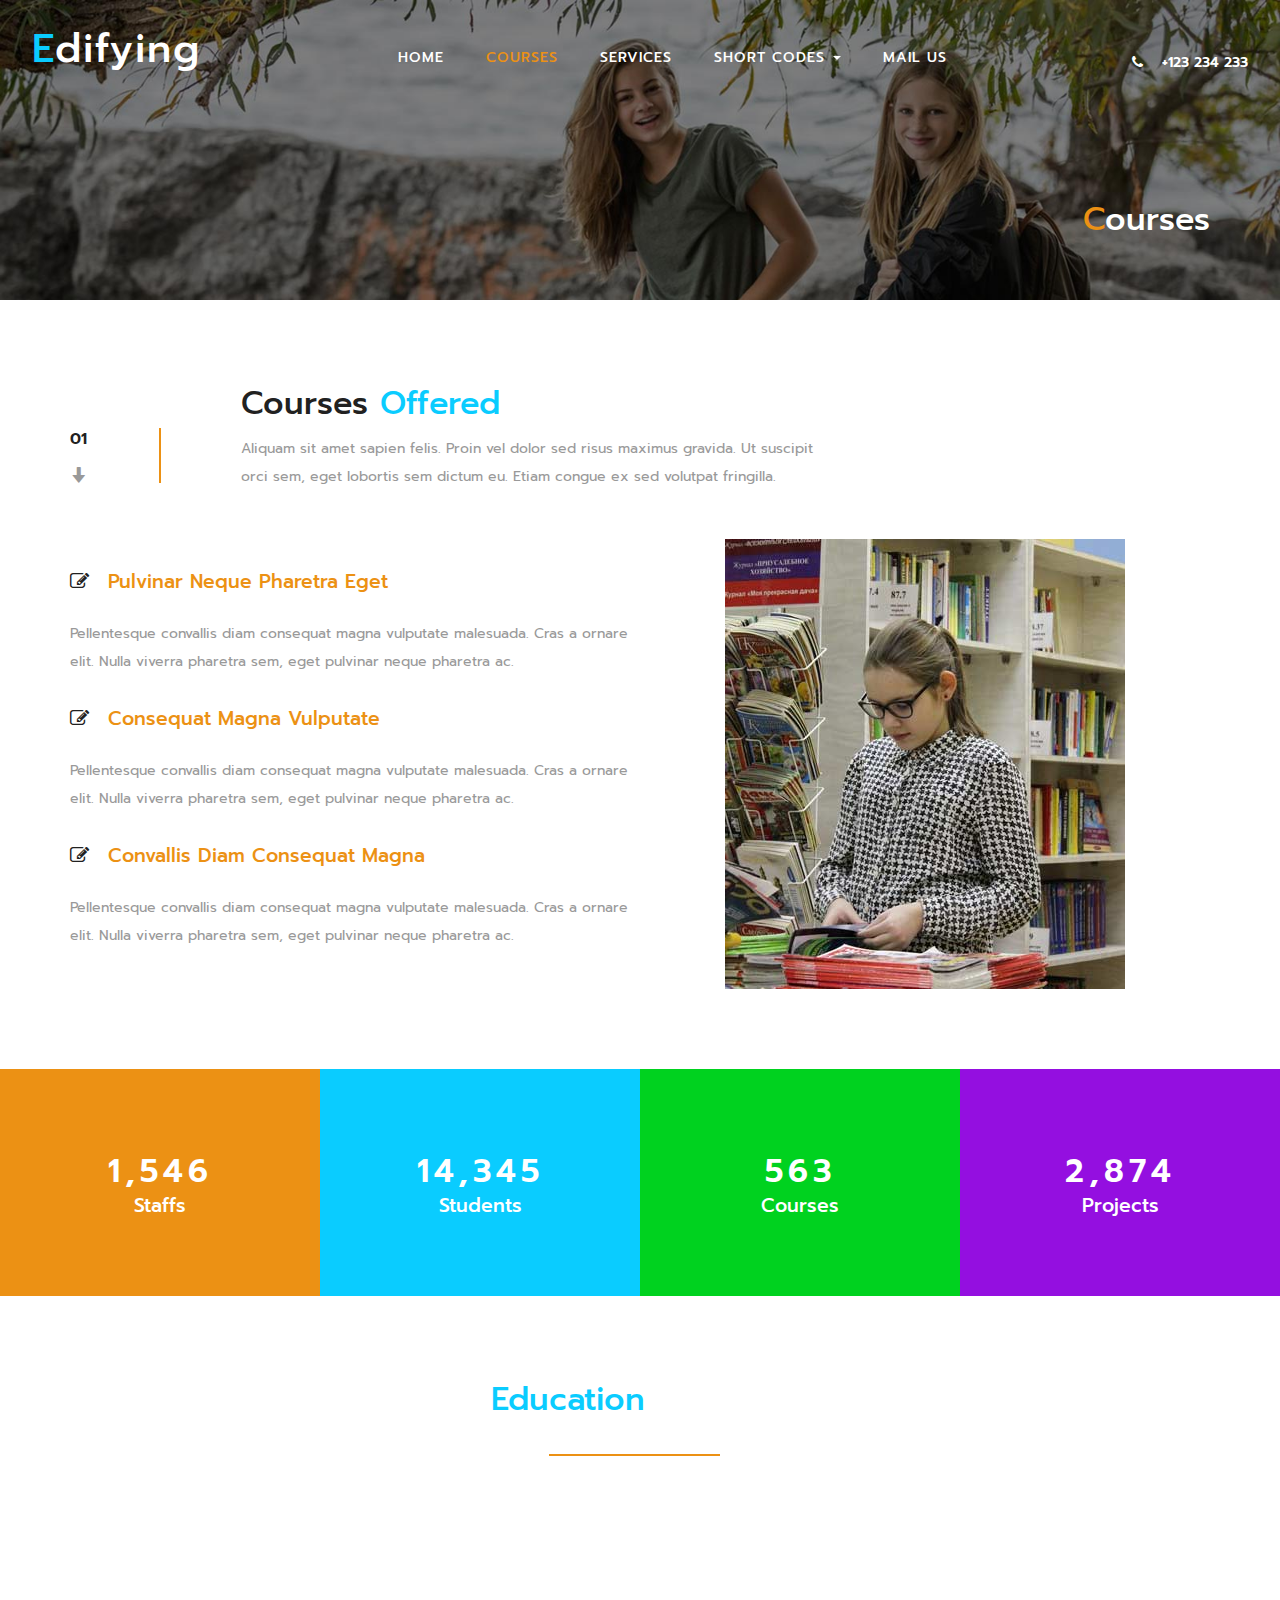
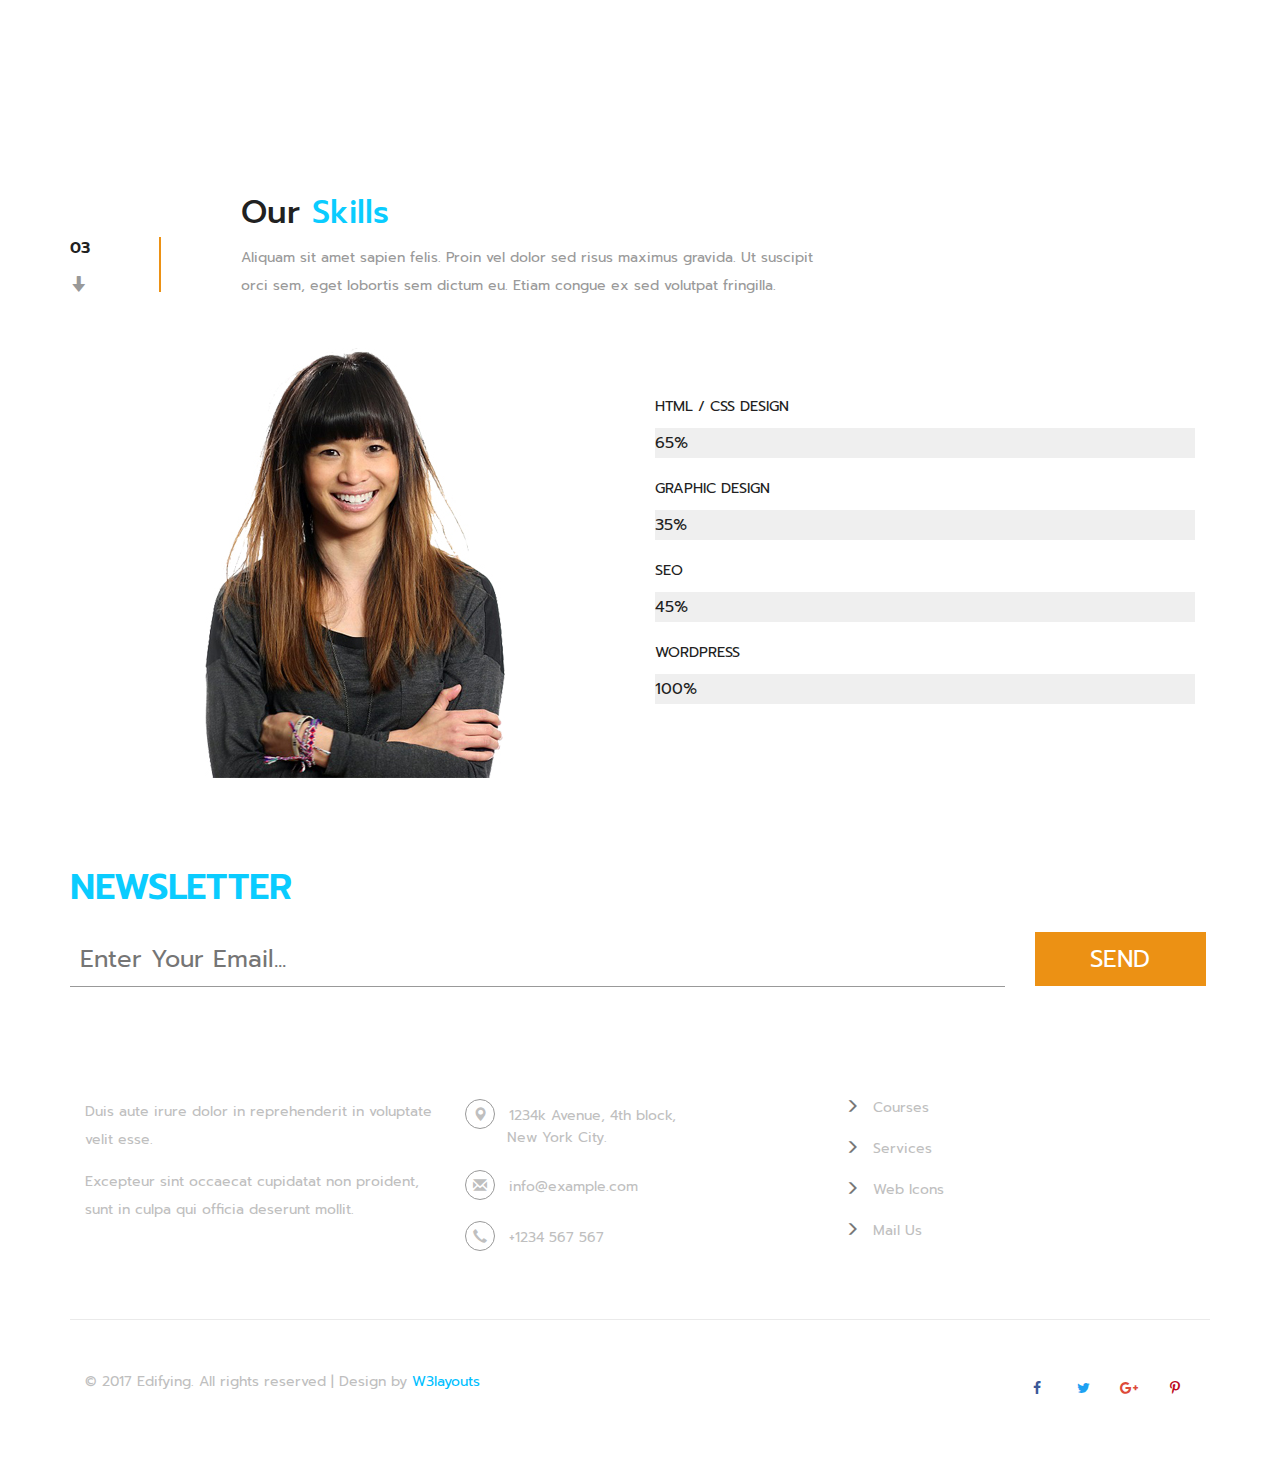
<file: edifying-web_Free09-02-2017_1516774807/web/courses.html>
<!--
author: W3layouts
author URL: http://w3layouts.com
License: Creative Commons Attribution 3.0 Unported
License URL: http://creativecommons.org/licenses/by/3.0/
-->
<!DOCTYPE html>
<html lang="en">
<head>
<title>Edifying an Educational School Category Flat Bootstrap Responsive Website Template | Courses :: w3layouts</title>
<!-- custom-theme -->
<meta name="viewport" content="width=device-width, initial-scale=1">
<meta http-equiv="Content-Type" content="text/html; charset=utf-8" />
<meta name="keywords" content="Edifying Responsive web template, Bootstrap Web Templates, Flat Web Templates, Android Compatible web template, 
Smartphone Compatible web template, free webdesigns for Nokia, Samsung, LG, SonyEricsson, Motorola web design" />
<script type="application/x-javascript"> addEventListener("load", function() { setTimeout(hideURLbar, 0); }, false);
		function hideURLbar(){ window.scrollTo(0,1); } </script>
<!-- //custom-theme -->
<link href="css/bootstrap.css" rel="stylesheet" type="text/css" media="all" />
<link href="css/style.css" rel="stylesheet" type="text/css" media="all" />
<!-- js -->
<script type="text/javascript" src="js/jquery-2.1.4.min.js"></script>
<!-- //js -->
<!-- font-awesome-icons -->
<link href="css/font-awesome.css" rel="stylesheet"> 
<!-- //font-awesome-icons -->
<link href="//fonts.googleapis.com/css?family=Prompt:100,100i,200,200i,300,300i,400,400i,500,500i,600,600i,700,700i,800,800i,900,900i&amp;subset=latin-ext,thai,vietnamese" rel="stylesheet"></head>
	
<body>
<!-- banner -->
	<div class="banner1">
		<nav class="navbar navbar-default">
			<div class="navbar-header navbar-left">
				<button type="button" class="navbar-toggle collapsed" data-toggle="collapse" data-target="#bs-example-navbar-collapse-1">
					<span class="sr-only">Toggle navigation</span>
					<span class="icon-bar"></span>
					<span class="icon-bar"></span>
					<span class="icon-bar"></span>
				</button>
				<h1><a class="navbar-brand" href="index.html"><span>E</span>difying</a></h1>
			</div>
			<!-- Collect the nav links, forms, and other content for toggling -->
			<div class="collapse navbar-collapse navbar-right" id="bs-example-navbar-collapse-1">
				<nav class="link-effect-2" id="link-effect-2">
					<ul class="nav navbar-nav">
						<li><a href="index.html"><span data-hover="Home">Home</span></a></li>
						<li class="active"><a href="courses.html"><span data-hover="Courses">Courses</span></a></li>
						<li><a href="services.html"><span data-hover="Services">Services</span></a></li>
						<li class="dropdown">
							<a href="#" class="dropdown-toggle" data-toggle="dropdown"><span data-hover="Short Codes">Short Codes</span> <b class="caret"></b></a>
							<ul class="dropdown-menu agile_short_dropdown">
								<li><a href="icons.html">Web Icons</a></li>
								<li><a href="typography.html">Typography</a></li>
							</ul>
						</li>
						<li><a href="mail.html"><span data-hover="Mail Us">Mail Us</span></a></li>
					</ul>
				</nav>
			</div>
			<div class="w3_agile_phone">
				<p><i class="fa fa-phone" aria-hidden="true"></i> +123 234 233</p>
			</div>
		</nav>
		<div class="wthree_banner1_info">
			<div class="container">
				<h3><span>C</span>ourses</h3>
			</div>
		</div>
	</div>
<!-- //banner -->	
<!-- courses -->
	<div class="courses">
		<div class="container"> 
			<div class="w3_agile_team_grid">
				<div class="w3_agile_team_grid_left">
					<p>01</p>
					<span class="glyphicon glyphicon-arrow-down" aria-hidden="true"></span>
				</div>
				<div class="w3_agile_team_grid_right">
					<h3>Courses <span>Offered</span></h3>
					<p>Aliquam sit amet sapien felis. Proin vel dolor sed risus maximus gravida. 
						Ut suscipit orci sem, eget lobortis sem dictum eu. Etiam congue ex sed volutpat fringilla.</p>
				</div>
				<div class="clearfix"> </div>
			</div>
			<div class="agileits_w3layouts_team_grids w3ls_courses_grids">
				<div class="col-md-6 w3ls_banner_bottom_left w3ls_courses_left">
					<div class="w3ls_courses_left_grids">
						<div class="w3ls_courses_left_grid">
							<h3><i class="fa fa-pencil-square-o" aria-hidden="true"></i>pulvinar neque pharetra eget</h3>
							<p>Pellentesque convallis diam consequat magna vulputate malesuada. 
								Cras a ornare elit. Nulla viverra pharetra sem, eget pulvinar neque pharetra ac.</p>
						</div>
						<div class="w3ls_courses_left_grid">
							<h3><i class="fa fa-pencil-square-o" aria-hidden="true"></i>consequat magna vulputate</h3>
							<p>Pellentesque convallis diam consequat magna vulputate malesuada. 
								Cras a ornare elit. Nulla viverra pharetra sem, eget pulvinar neque pharetra ac.</p>
						</div>
						<div class="w3ls_courses_left_grid">
							<h3><i class="fa fa-pencil-square-o" aria-hidden="true"></i>convallis diam consequat magna</h3>
							<p>Pellentesque convallis diam consequat magna vulputate malesuada. 
								Cras a ornare elit. Nulla viverra pharetra sem, eget pulvinar neque pharetra ac.</p>
						</div>
					</div>
				</div>
				<div class="col-md-6 agileits_courses_right">
					<img src="images/2.jpg" alt=" " class="img-responsive" />
				</div>
				<div class="clearfix"> </div>
			</div>
		</div>
	</div>
<!-- //courses -->
<!-- stats -->
	<div class="stats">
		<div class="col-md-3 w3layouts_stats_left w3_counter_grid">
			<p class="counter">1,546</p>
			<h3>Staffs</h3>
		</div>
		<div class="col-md-3 w3layouts_stats_left w3_counter_grid1">
			<p class="counter">14,345</p>
			<h3>Students</h3>
		</div>
		<div class="col-md-3 w3layouts_stats_left w3_counter_grid2">
			<p class="counter">563</p>
			<h3>Courses</h3>
		</div>
		<div class="col-md-3 w3layouts_stats_left w3_counter_grid3">
			<p class="counter">2,874</p>
			<h3>Projects</h3>
		</div>
		<div class="clearfix"> </div>
	</div>
<!-- //stats -->
<!-- stats -->
	<script src="js/jquery.waypoints.min.js"></script>
	<script src="js/jquery.countup.js"></script>
		<script>
			$('.counter').countUp();
		</script>
<!-- //stats -->
<!-- stats-bottom-banner -->
	<div class="stats-bottom-banner">
		<div class="container">
			<h3>the whole purpose of <span>education</span> is to turn mirrors into windows</h3>
			<p>Nunc in dolor hendrerit, pellentesque mi ac, accumsan nunc. Vestibulum sapien lacus, 
				auctor sed ullamcorper id, aliquam molestie dui. Proin faucibus 
				ullamcorper erat id interdum.</p>
			<div class="w3l_more">
				<a href="#" class="button button--nina agileits_button" data-text="Learn more" data-toggle="modal" data-target="#myModal">
					<span>L</span><span>e</span><span>a</span><span>n</span> <span>m</span><span>o</span><span>r</span><span>e</span>
				</a>
			</div>
		</div>
	</div>
<!-- //stats-bottom-banner -->	
<!-- bootstrap-pop-up -->
	<div class="modal video-modal fade" id="myModal" tabindex="-1" role="dialog" aria-labelledby="myModal">
		<div class="modal-dialog" role="document">
			<div class="modal-content">
				<div class="modal-header">
					Edifying
					<button type="button" class="close" data-dismiss="modal" aria-label="Close"><span aria-hidden="true">&times;</span></button>						
				</div>
				<section>
					<div class="modal-body">
						<img src="images/10.jpg" alt=" " class="img-responsive" />
						<p>Ut enim ad minima veniam, quis nostrum 
							exercitationem ullam corporis suscipit laboriosam, 
							nisi ut aliquid ex ea commodi consequatur? Quis autem 
							vel eum iure reprehenderit qui in ea voluptate velit 
							esse quam nihil molestiae consequatur, vel illum qui 
							dolorem eum fugiat quo voluptas nulla pariatur.
							<i>" Quis autem vel eum iure reprehenderit qui in ea voluptate velit 
								esse quam nihil molestiae consequatur.</i></p>
					</div>
				</section>
			</div>
		</div>
	</div>
<!-- //bootstrap-pop-up -->
<!-- stats-bottom -->
	<div class="team">
		<div class="container"> 
			<div class="w3_agile_team_grid">
				<div class="w3_agile_team_grid_left">
					<p>03</p>
					<span class="glyphicon glyphicon-arrow-down" aria-hidden="true"></span>
				</div>
				<div class="w3_agile_team_grid_right">
					<h3>Our <span>Skills</span></h3>
					<p>Aliquam sit amet sapien felis. Proin vel dolor sed risus maximus gravida. 
						Ut suscipit orci sem, eget lobortis sem dictum eu. Etiam congue ex sed volutpat fringilla.</p>
				</div>
				<div class="clearfix"> </div>
			</div>
			<div class="agileits_w3layouts_team_grids">
				<div class="col-md-6 w3l_stats_bottom_grid_left">
					<img src="images/5.jpg" alt=" " class="img-responsive" />
				</div>
				<div class="col-md-6 w3l_stats_bottom_grid_right">
					<div class='bar_group'>
						<div class='bar_group__bar thin elastic' label='HTML / CSS Design' value='230'>
							<div class='w3ls_bar_group__bar_pos'>
								<p>65%</p>
							</div>
						</div>
						<div class='bar_group__bar thin elastic' label='Graphic Design' value='130'>
							<div class='w3ls_bar_group__bar_pos'>
								<p>35%</p>
							</div>
						</div>
						<div class='bar_group__bar thin elastic' label='SEO' value='160'>
							<div class='w3ls_bar_group__bar_pos'>
								<p>45%</p>
							</div>
						</div>
						<div class='bar_group__bar thin elastic' label='Wordpress' value='340'>
							<div class='w3ls_bar_group__bar_pos'>
								<p>100%</p>
							</div>
						</div>
					</div>
				</div>
				<div class="clearfix"> </div>
			</div>
		</div>
	</div>
<!-- //stats-bottom -->	
<script src="js/bars.js"></script>
<!-- footer -->
	<div class="footer">
		<div class="container">
			<h2>Subscribe to <span>Newsletter</span></h2>
			<form action="#" method="post">
				<input type="email" name="Email" placeholder="Enter Your Email..." required="">
				<input type="submit" value="Send">
			</form>
			<div class="agile_footer_copy">
				<div class="w3agile_footer_grids">
					<div class="col-md-4 w3agile_footer_grid">
						<h3>About Us</h3>
						<p>Duis aute irure dolor in reprehenderit in voluptate velit esse.<span>Excepteur sint occaecat cupidatat 
							non proident, sunt in culpa qui officia deserunt mollit.</span></p>
					</div>
					<div class="col-md-4 w3agile_footer_grid">
						<h3>Contact Info</h3>
						<ul>
							<li><i class="glyphicon glyphicon-map-marker" aria-hidden="true"></i>1234k Avenue, 4th block, <span>New York City.</span></li>
							<li><i class="glyphicon glyphicon-envelope" aria-hidden="true"></i><a href="mailto:info@example.com">info@example.com</a></li>
							<li><i class="glyphicon glyphicon-earphone" aria-hidden="true"></i>+1234 567 567</li>
						</ul>
					</div>
					<div class="col-md-4 w3agile_footer_grid w3agile_footer_grid1">
						<h3>Navigation</h3>
						<ul>
							<li><span class="glyphicon glyphicon-menu-right" aria-hidden="true"></span><a href="courses.html">Courses</a></li>
							<li><span class="glyphicon glyphicon-menu-right" aria-hidden="true"></span><a href="services.html">Services</a></li>
							<li><span class="glyphicon glyphicon-menu-right" aria-hidden="true"></span><a href="icons.html">Web Icons</a></li>
							<li><span class="glyphicon glyphicon-menu-right" aria-hidden="true"></span><a href="mail.html">Mail Us</a></li>
						</ul>
					</div>
					<div class="clearfix"> </div>
				</div>
			</div>
			<div class="w3_agileits_copy_right_social">
				<div class="col-md-6 agileits_w3layouts_copy_right">
					<p>&copy; 2017 Edifying. All rights reserved | Design by <a href="http://w3layouts.com/">W3layouts</a></p>
				</div>
				<div class="col-md-6 w3_agile_copy_right">
					<ul class="agileinfo_social_icons">
						<li><a href="#" class="w3_agileits_facebook"><i class="fa fa-facebook" aria-hidden="true"></i></a></li>
						<li><a href="#" class="wthree_twitter"><i class="fa fa-twitter" aria-hidden="true"></i></a></li>
						<li><a href="#" class="agileinfo_google"><i class="fa fa-google-plus" aria-hidden="true"></i></a></li>
						<li><a href="#" class="agileits_pinterest"><i class="fa fa-pinterest-p" aria-hidden="true"></i></a></li>
					</ul>
				</div>
				<div class="clearfix"> </div>
			</div>
		</div>
	</div>
<!-- //footer -->
<!-- start-smooth-scrolling -->
<script type="text/javascript" src="js/move-top.js"></script>
<script type="text/javascript" src="js/easing.js"></script>
<script type="text/javascript">
	jQuery(document).ready(function($) {
		$(".scroll").click(function(event){		
			event.preventDefault();
			$('html,body').animate({scrollTop:$(this.hash).offset().top},1000);
		});
	});
</script>
<!-- start-smooth-scrolling -->
<!-- for bootstrap working -->
	<script src="js/bootstrap.js"></script>
<!-- //for bootstrap working -->
<!-- here stars scrolling icon -->
	<script type="text/javascript">
		$(document).ready(function() {
			/*
				var defaults = {
				containerID: 'toTop', // fading element id
				containerHoverID: 'toTopHover', // fading element hover id
				scrollSpeed: 1200,
				easingType: 'linear' 
				};
			*/
								
			$().UItoTop({ easingType: 'easeOutQuart' });
								
			});
	</script>
<!-- //here ends scrolling icon -->
</body>
</html>
</file>
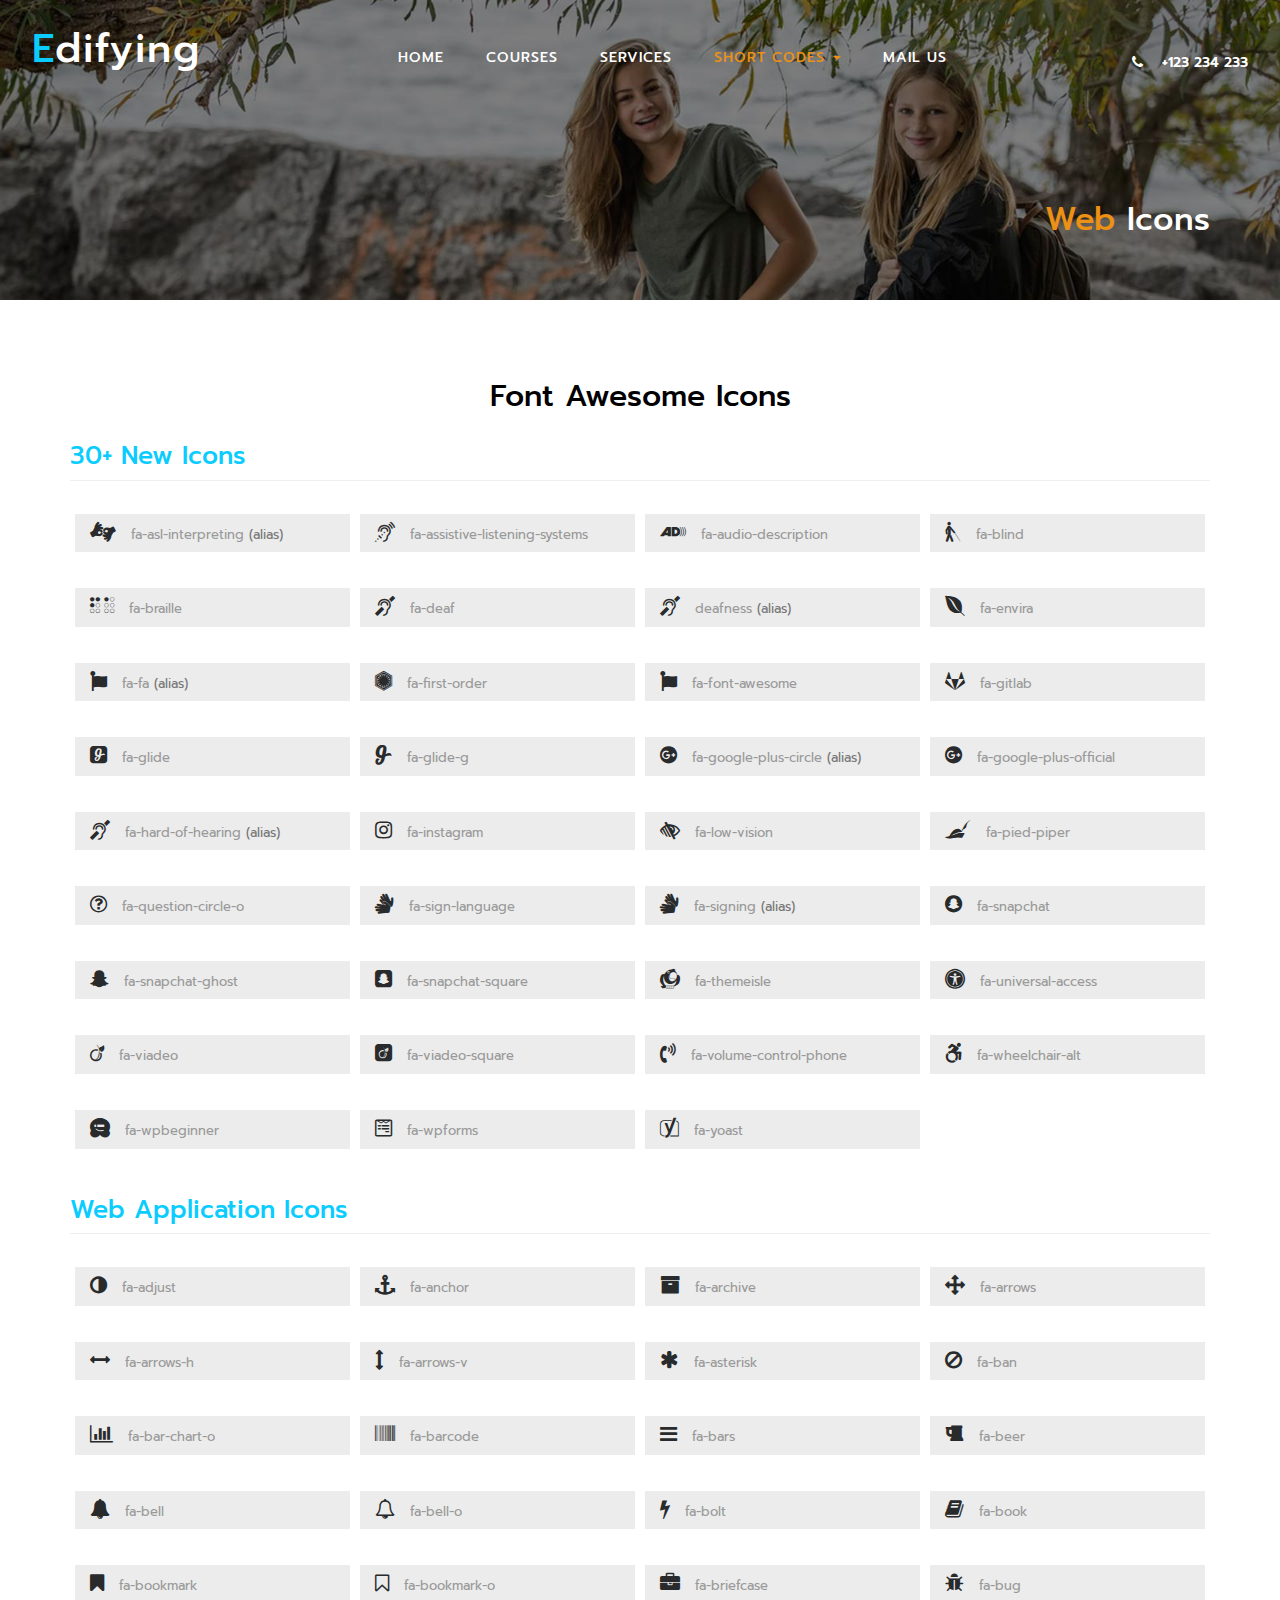
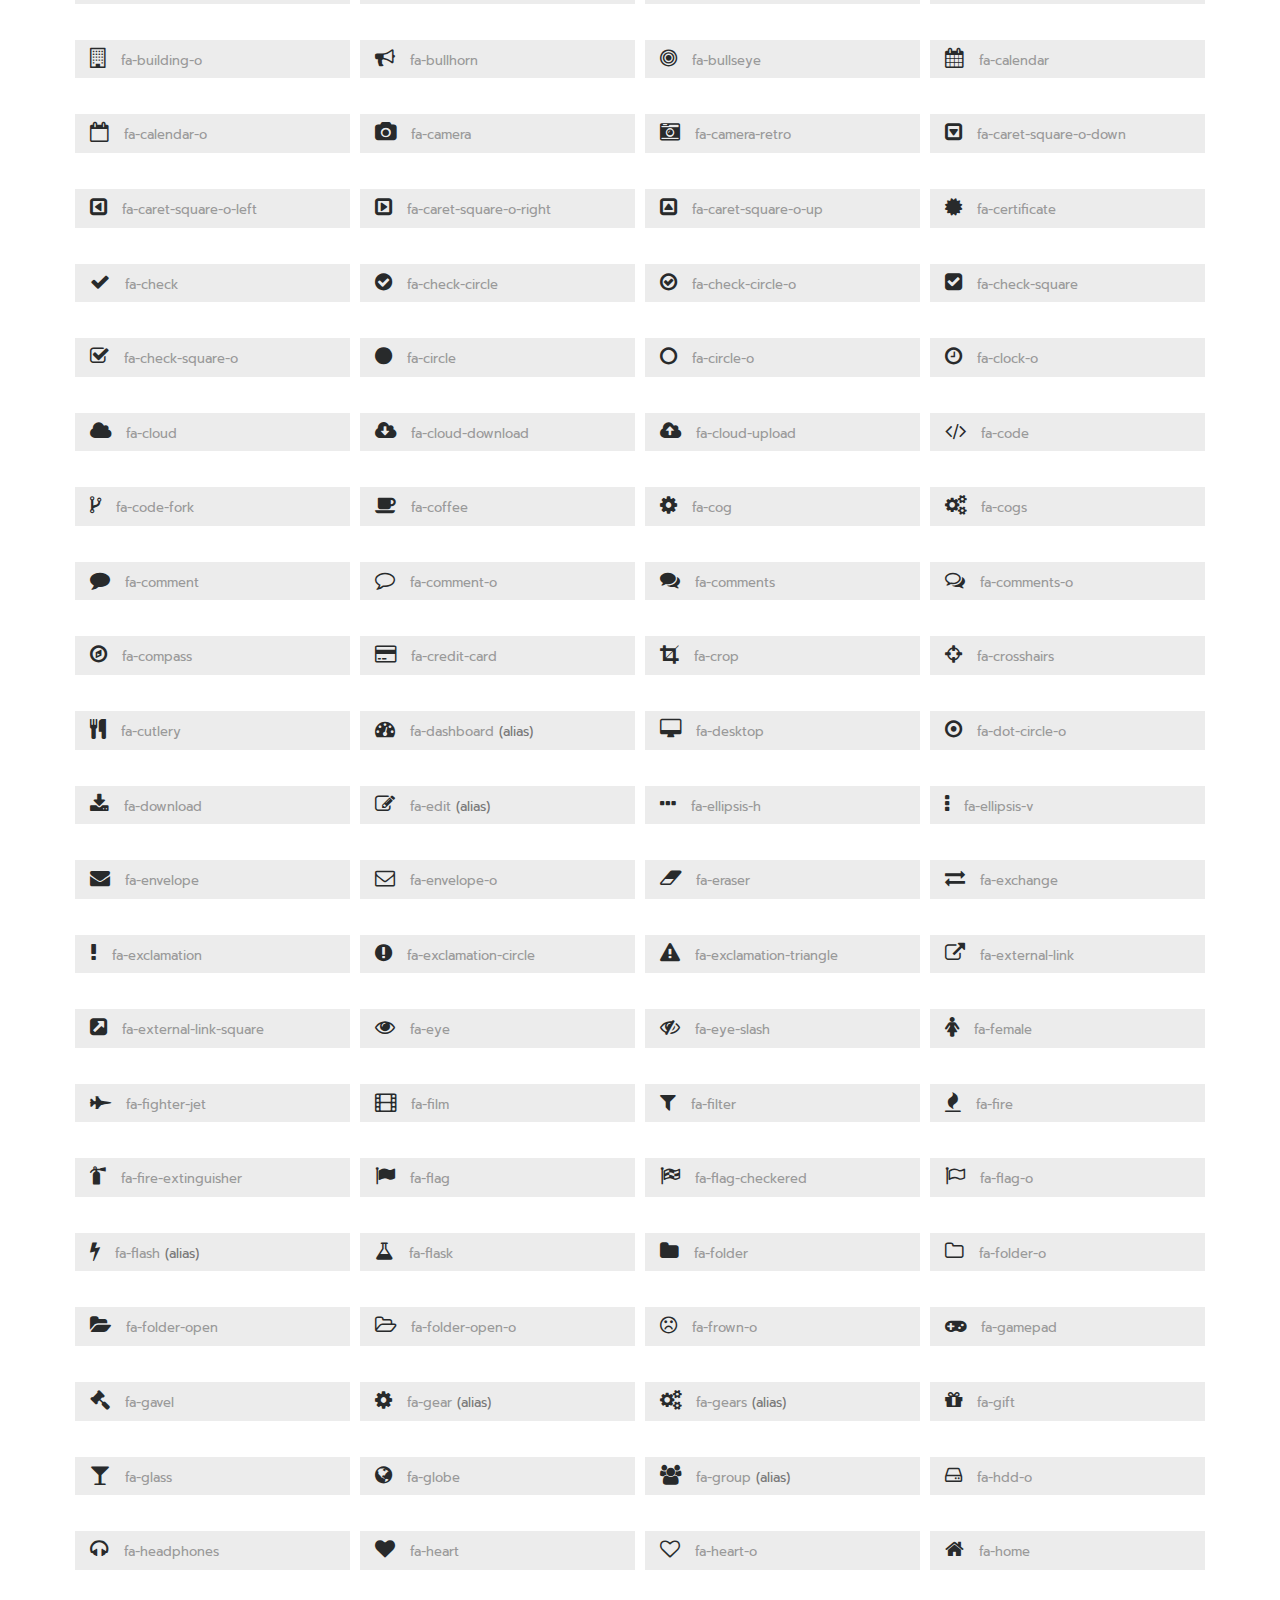
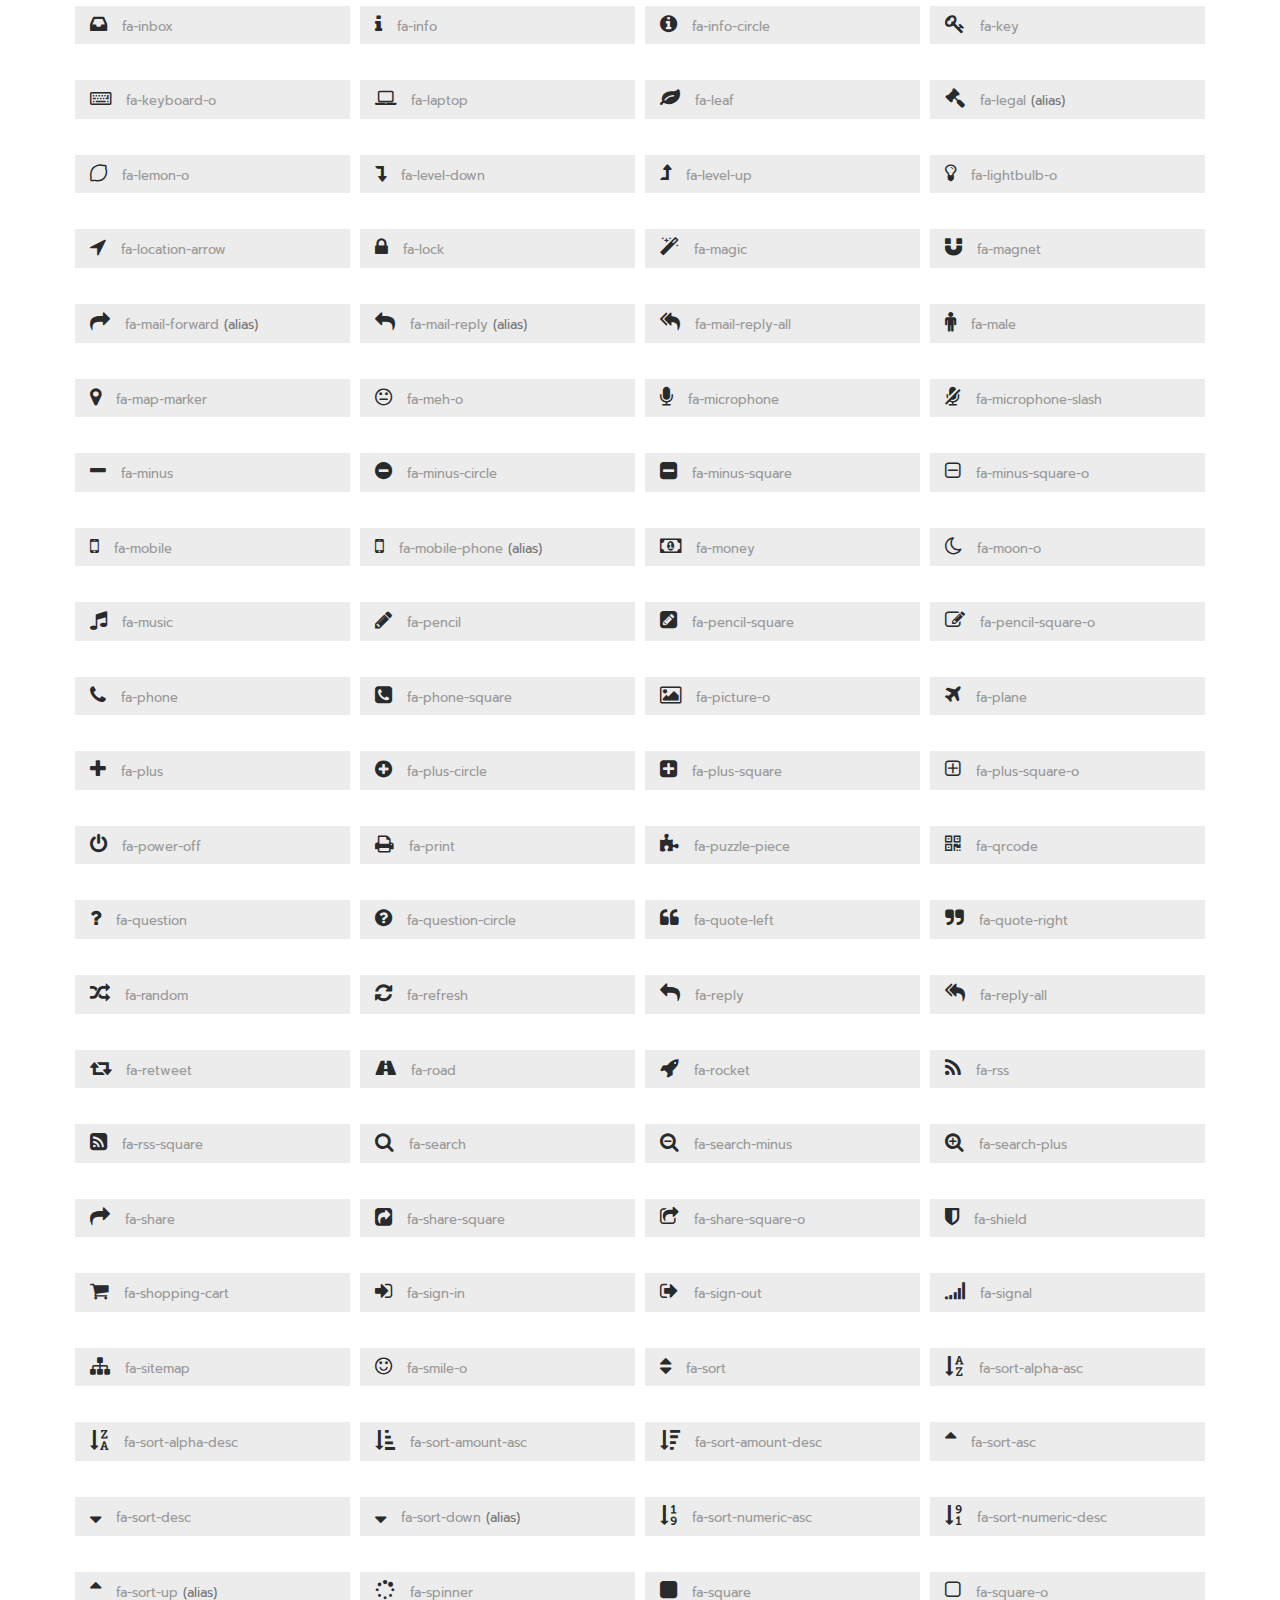
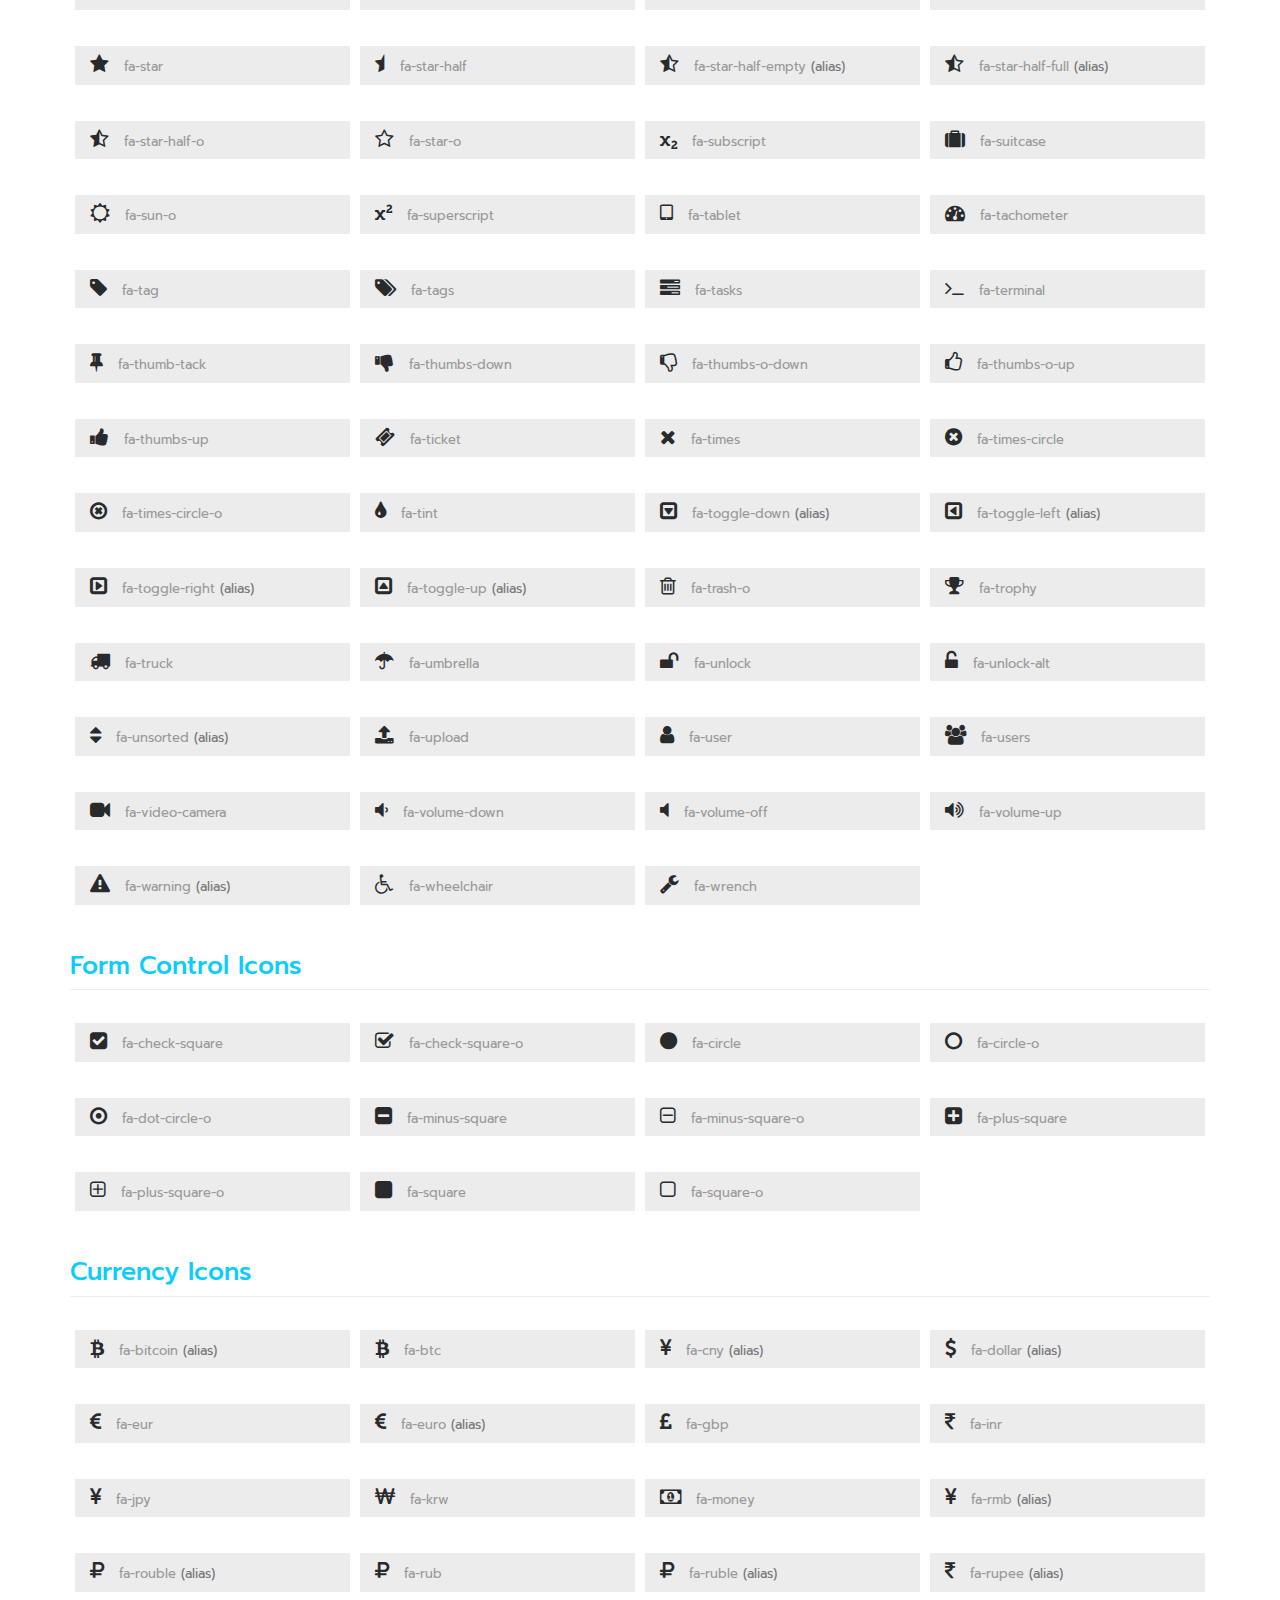
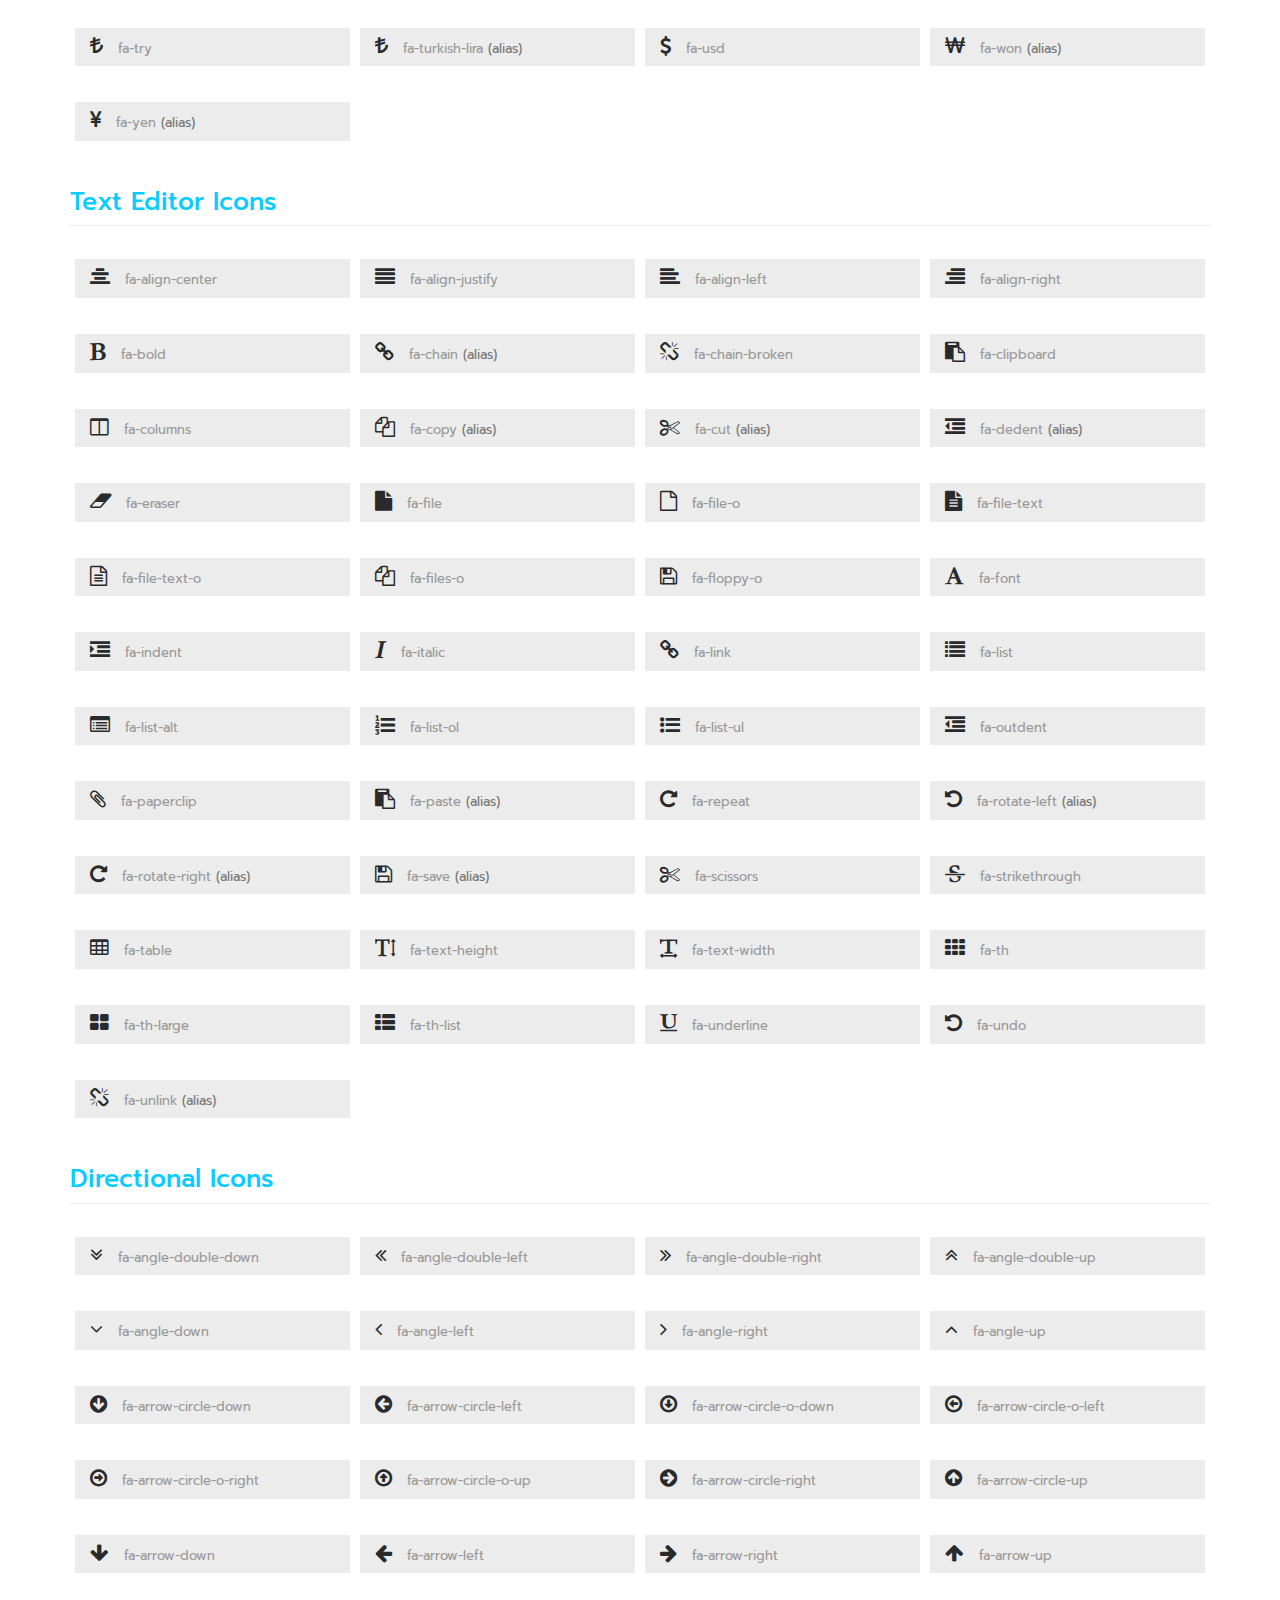
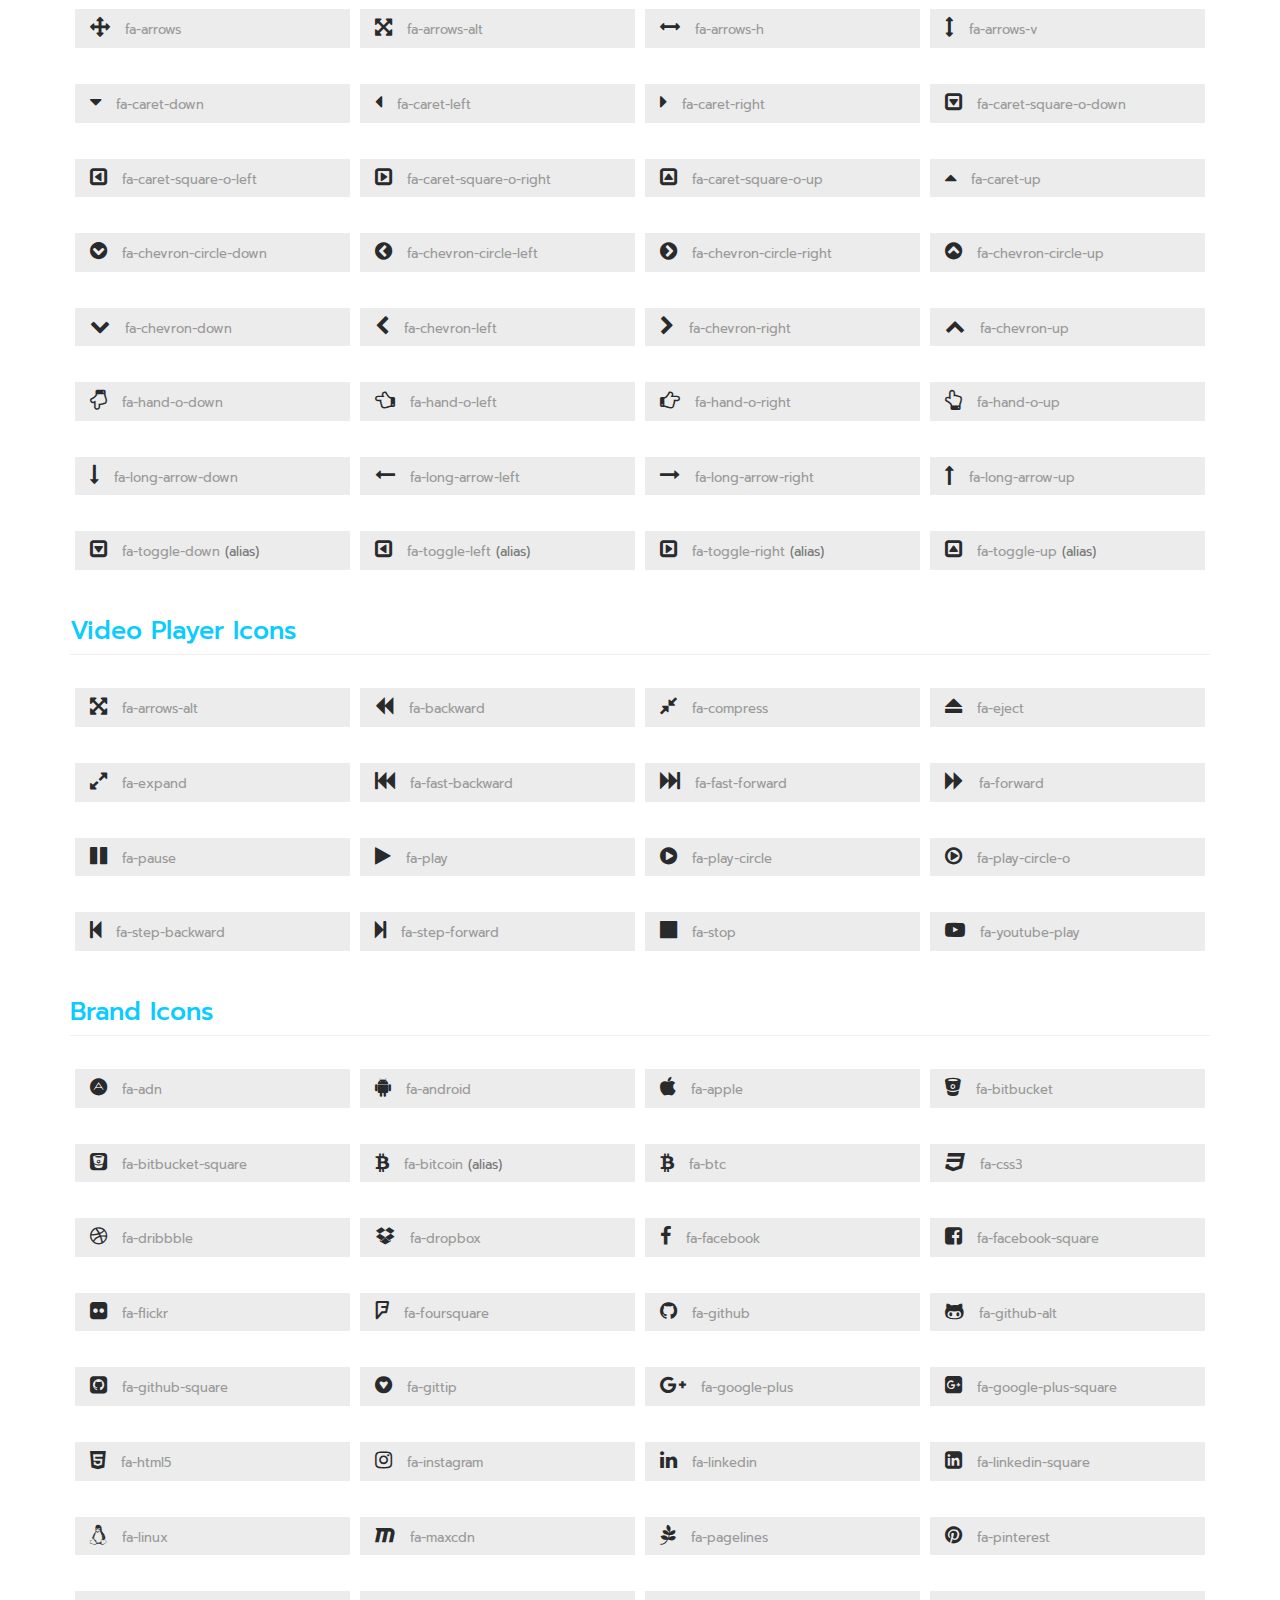
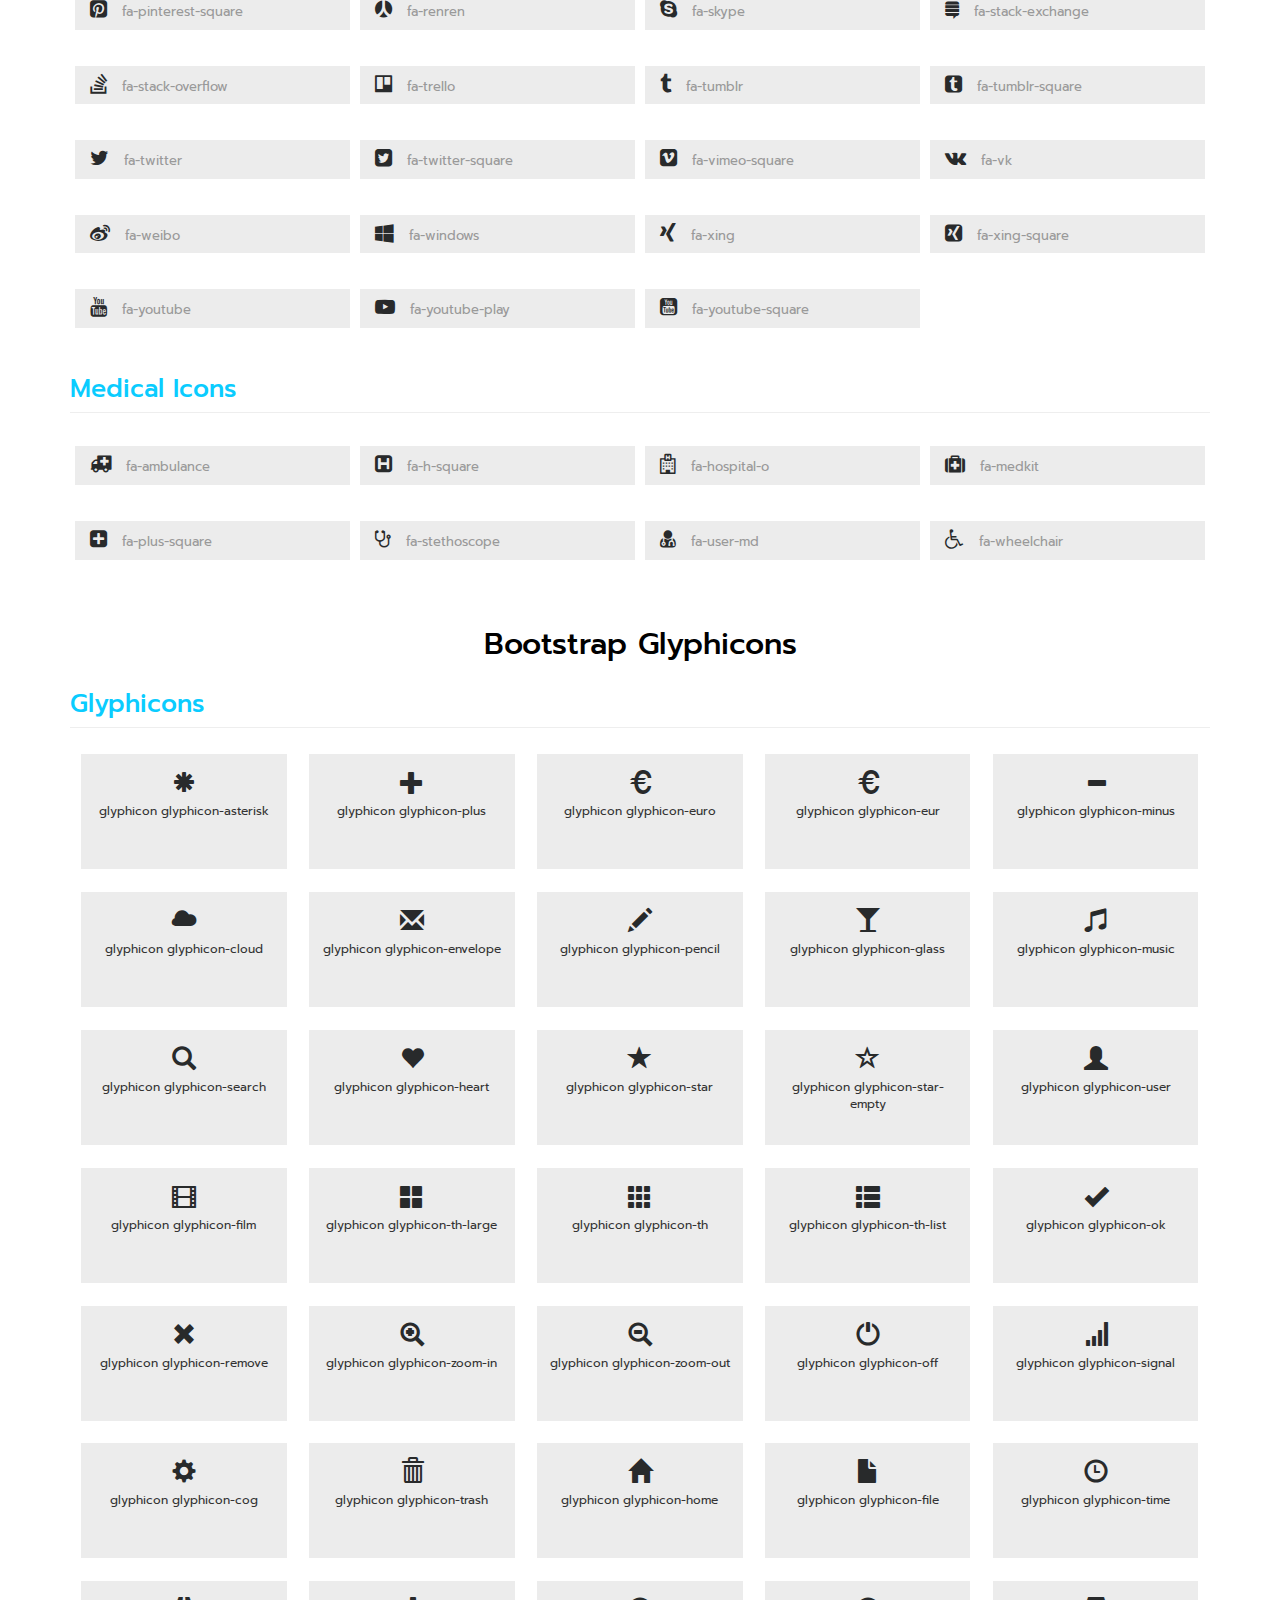
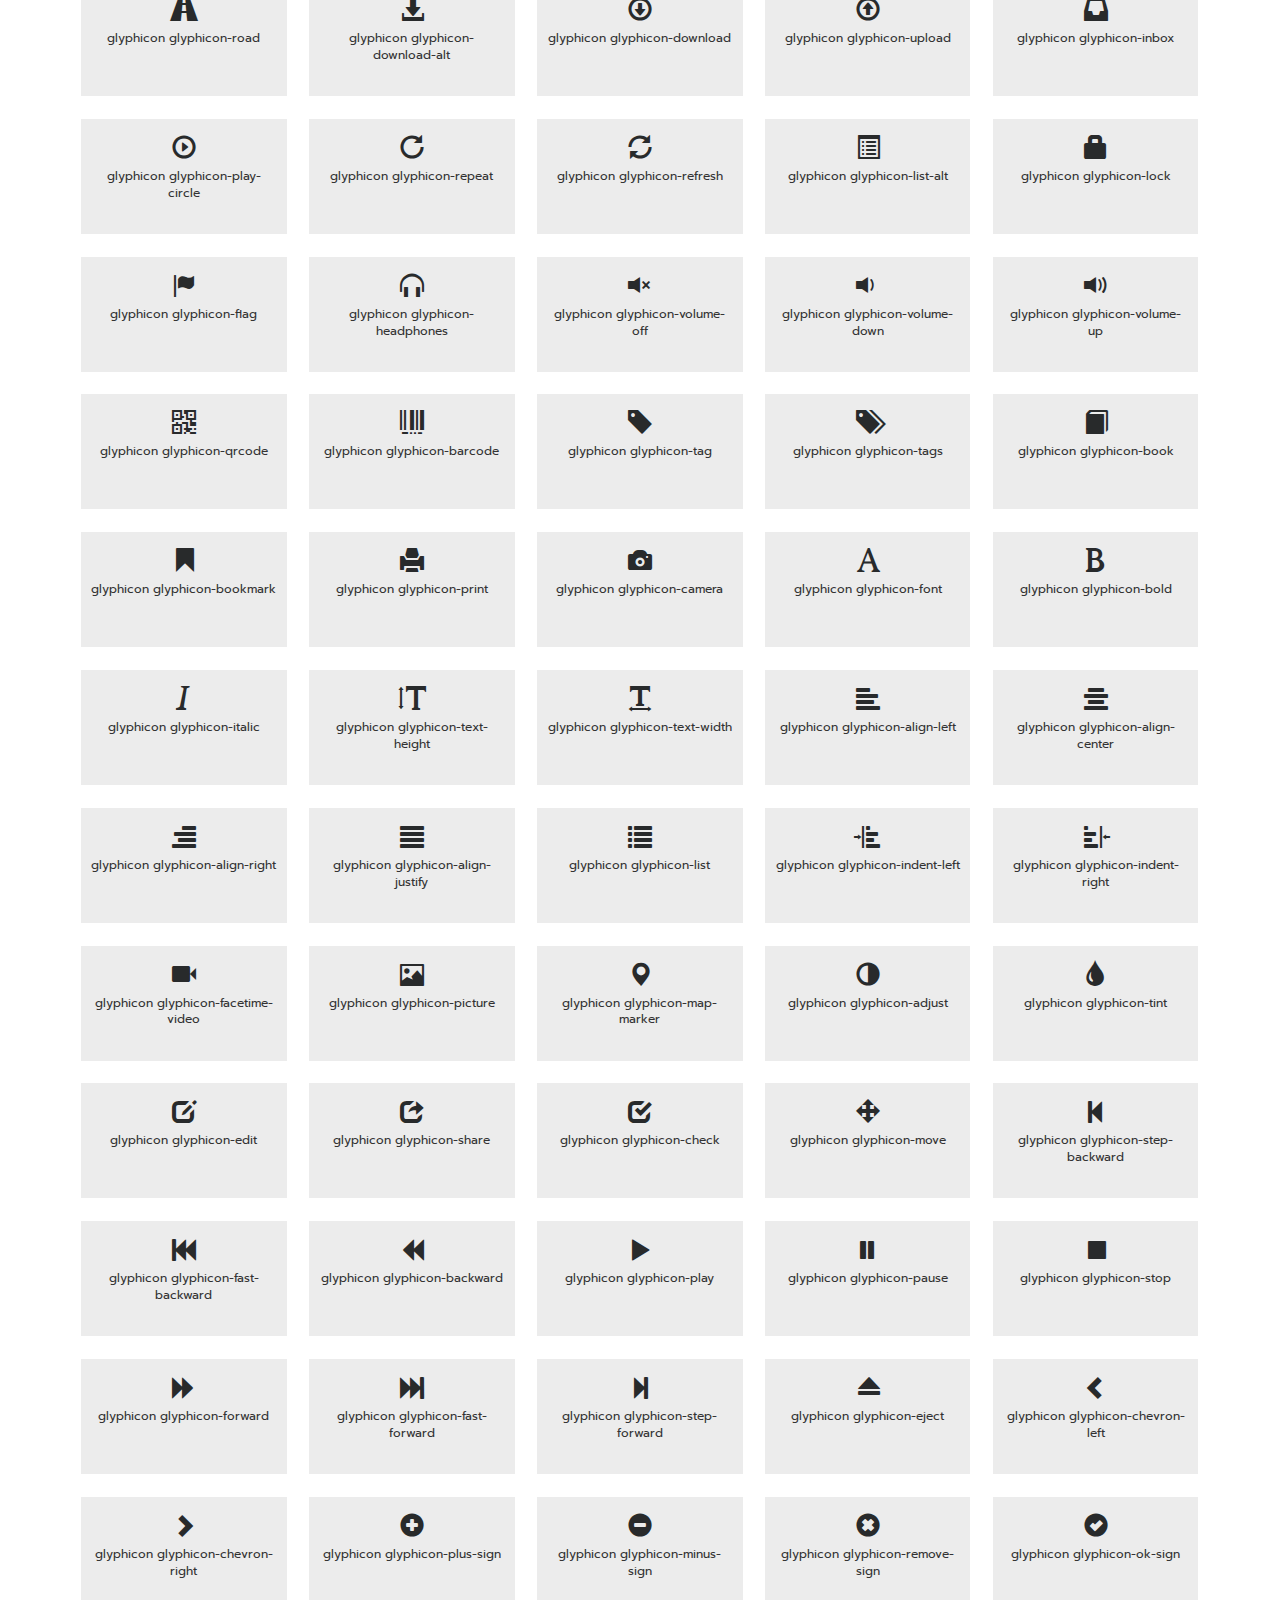
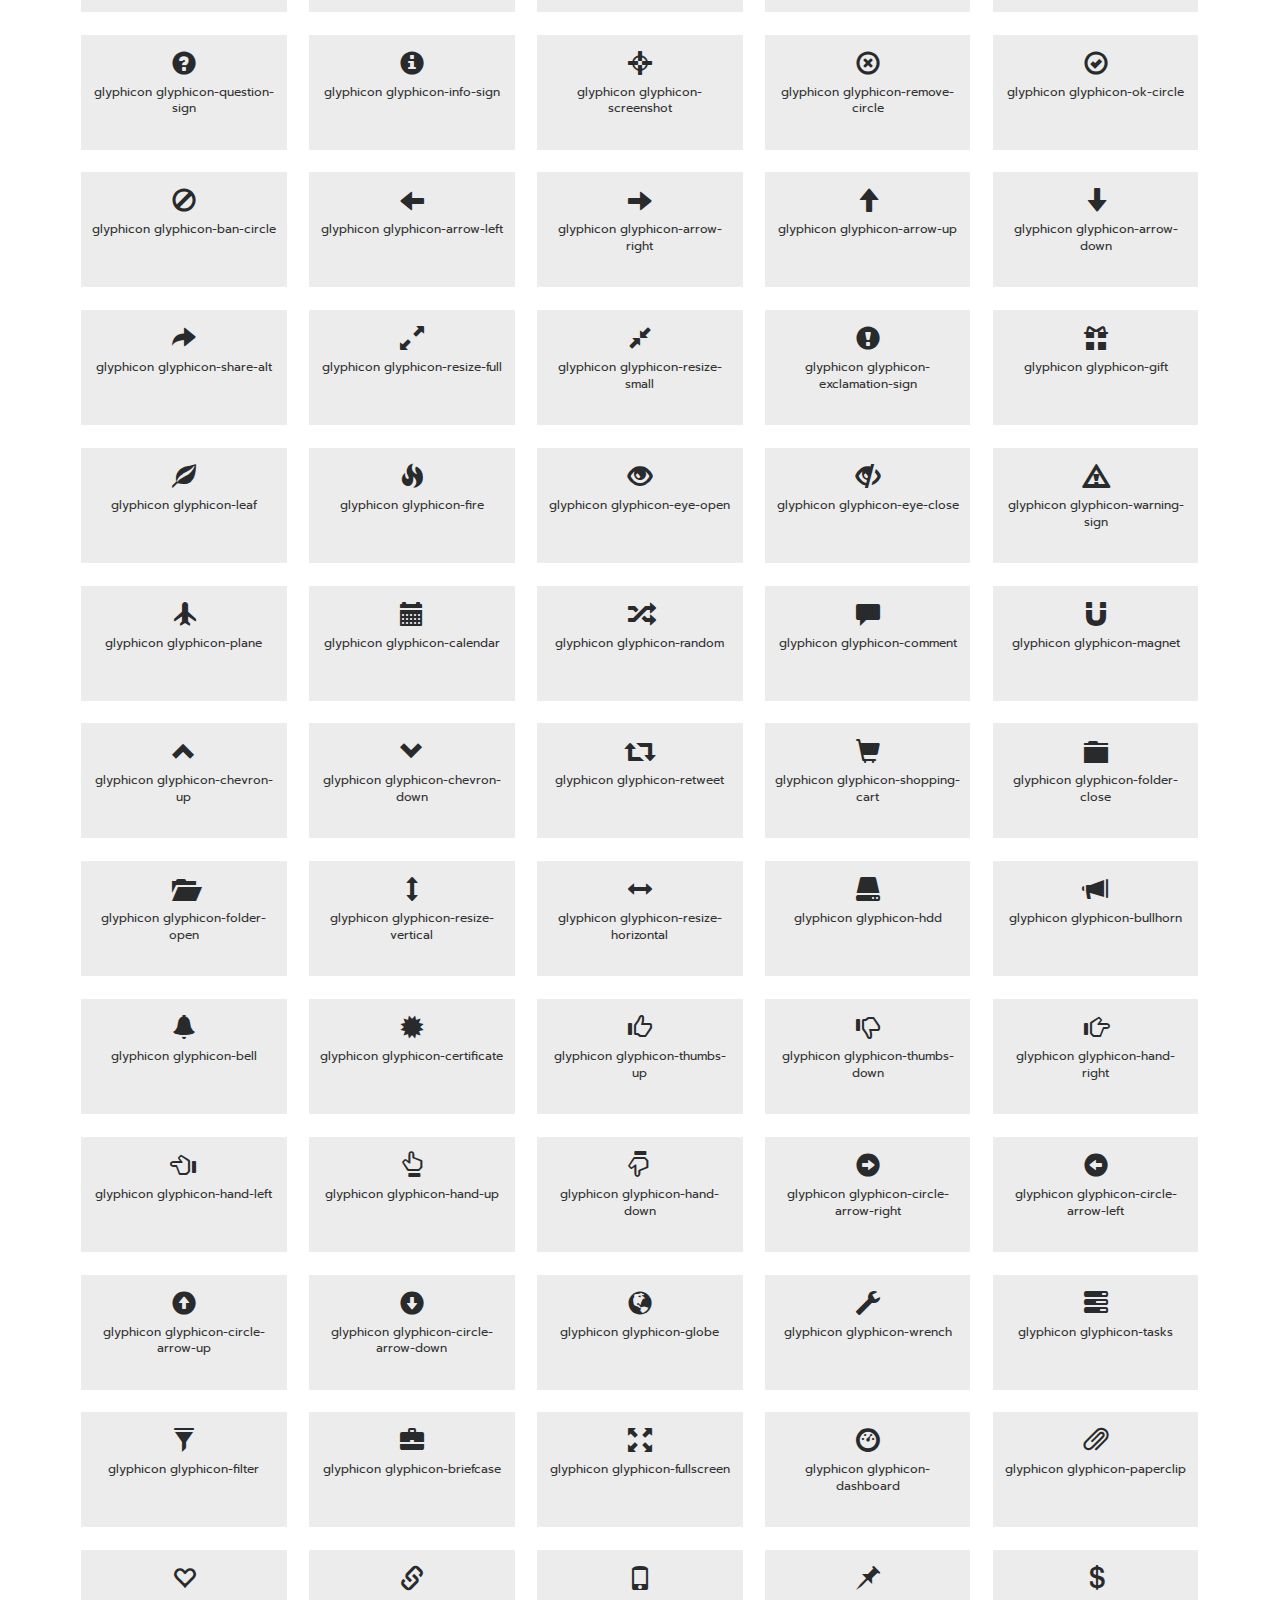
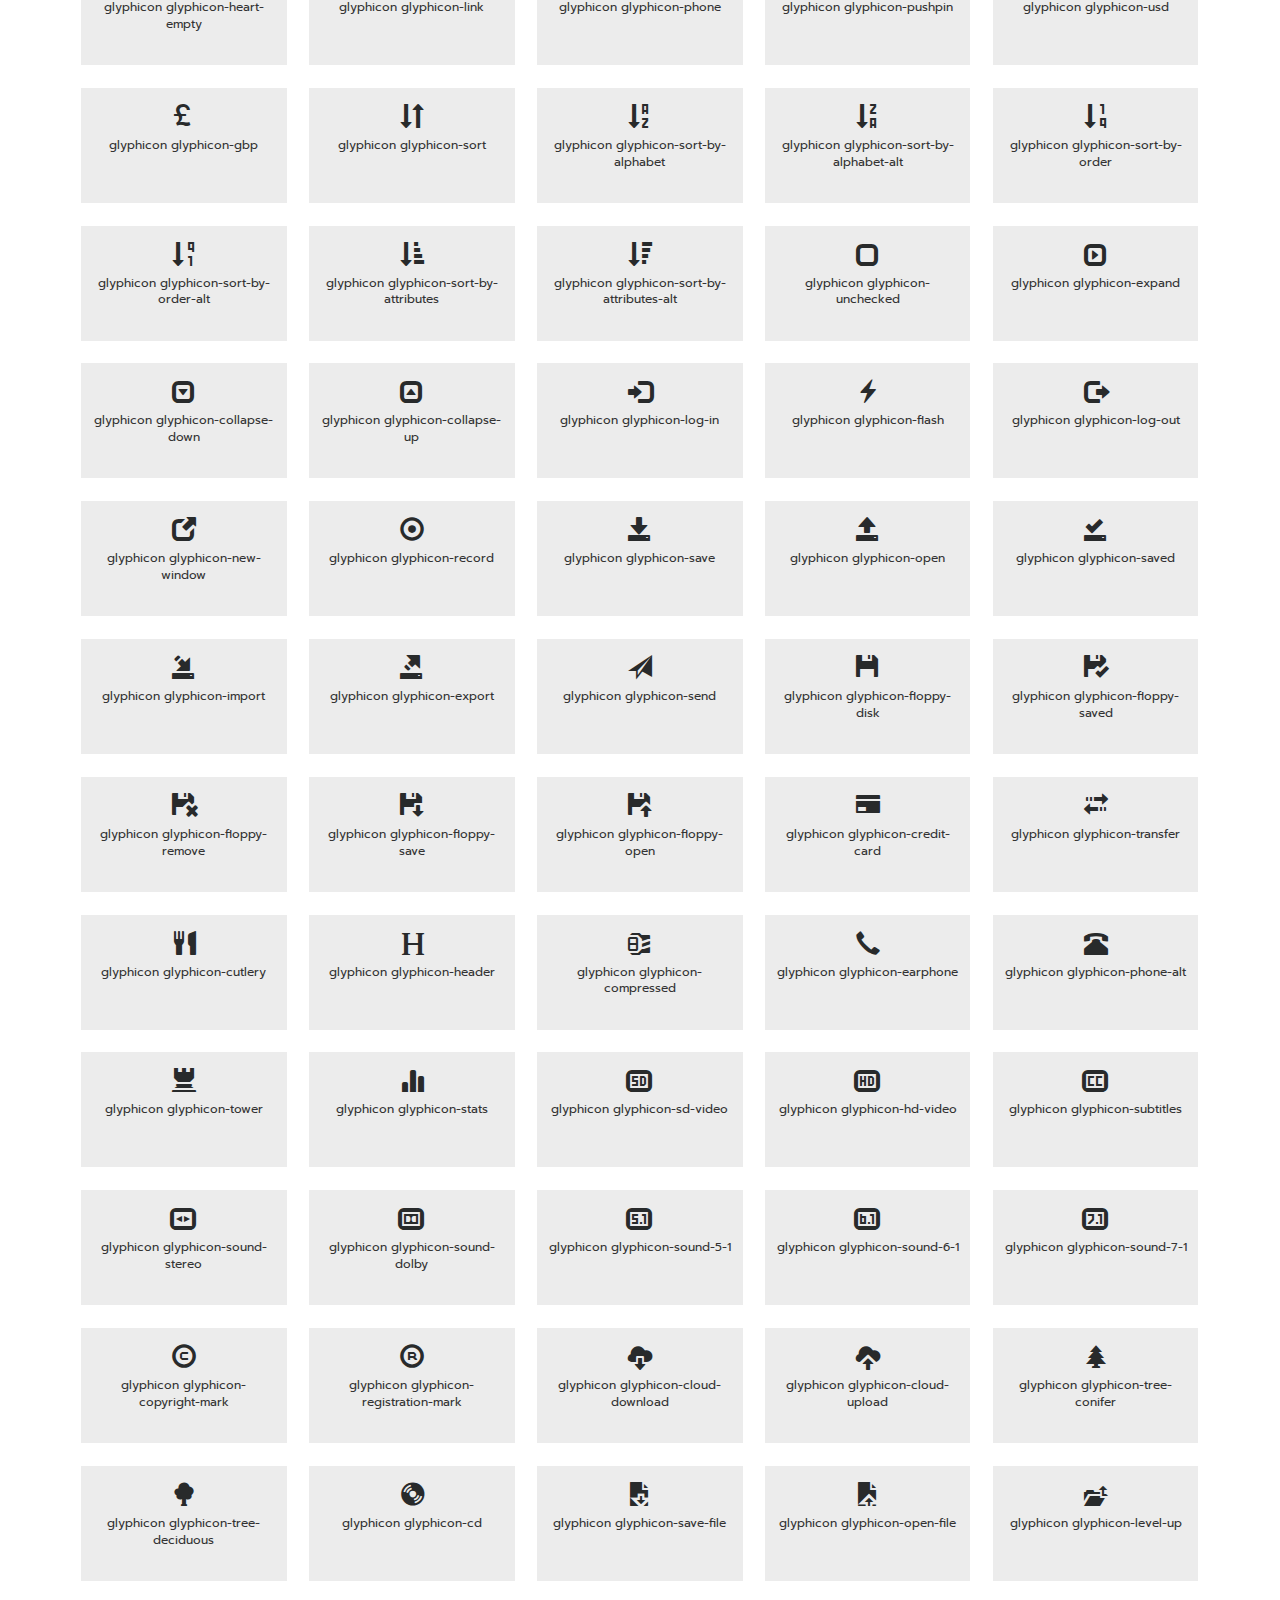
<file: edifying-web_Free09-02-2017_1516774807/web/icons.html>
<!--
author: W3layouts
author URL: http://w3layouts.com
License: Creative Commons Attribution 3.0 Unported
License URL: http://creativecommons.org/licenses/by/3.0/
-->
<!DOCTYPE html>
<html lang="en">
<head>
<title>Edifying an Educational School Category Flat Bootstrap Responsive Website Template | Web Icons :: w3layouts</title>
<!-- custom-theme -->
<meta name="viewport" content="width=device-width, initial-scale=1">
<meta http-equiv="Content-Type" content="text/html; charset=utf-8" />
<meta name="keywords" content="Edifying Responsive web template, Bootstrap Web Templates, Flat Web Templates, Android Compatible web template, 
Smartphone Compatible web template, free webdesigns for Nokia, Samsung, LG, SonyEricsson, Motorola web design" />
<script type="application/x-javascript"> addEventListener("load", function() { setTimeout(hideURLbar, 0); }, false);
		function hideURLbar(){ window.scrollTo(0,1); } </script>
<!-- //custom-theme -->
<link href="css/bootstrap.css" rel="stylesheet" type="text/css" media="all" />
<link href="css/style.css" rel="stylesheet" type="text/css" media="all" />
<!-- js -->
<script type="text/javascript" src="js/jquery-2.1.4.min.js"></script>
<!-- //js -->
<!-- font-awesome-icons -->
<link href="css/font-awesome.css" rel="stylesheet"> 
<!-- //font-awesome-icons -->
<link href="//fonts.googleapis.com/css?family=Prompt:100,100i,200,200i,300,300i,400,400i,500,500i,600,600i,700,700i,800,800i,900,900i&amp;subset=latin-ext,thai,vietnamese" rel="stylesheet"></head>
	
<body>
<!-- banner -->
	<div class="banner1">
		<nav class="navbar navbar-default">
			<div class="navbar-header navbar-left">
				<button type="button" class="navbar-toggle collapsed" data-toggle="collapse" data-target="#bs-example-navbar-collapse-1">
					<span class="sr-only">Toggle navigation</span>
					<span class="icon-bar"></span>
					<span class="icon-bar"></span>
					<span class="icon-bar"></span>
				</button>
				<h1><a class="navbar-brand" href="index.html"><span>E</span>difying</a></h1>
			</div>
			<!-- Collect the nav links, forms, and other content for toggling -->
			<div class="collapse navbar-collapse navbar-right" id="bs-example-navbar-collapse-1">
				<nav class="link-effect-2" id="link-effect-2">
					<ul class="nav navbar-nav">
						<li><a href="index.html"><span data-hover="Home">Home</span></a></li>
						<li><a href="courses.html"><span data-hover="Courses">Courses</span></a></li>
						<li><a href="services.html"><span data-hover="Services">Services</span></a></li>
						<li class="dropdown active">
							<a href="#" class="dropdown-toggle" data-toggle="dropdown"><span data-hover="Short Codes">Short Codes</span> <b class="caret"></b></a>
							<ul class="dropdown-menu agile_short_dropdown">
								<li><a href="icons.html">Web Icons</a></li>
								<li><a href="typography.html">Typography</a></li>
							</ul>
						</li>
						<li><a href="mail.html"><span data-hover="Mail Us">Mail Us</span></a></li>
					</ul>
				</nav>
			</div>
			<div class="w3_agile_phone">
				<p><i class="fa fa-phone" aria-hidden="true"></i> +123 234 233</p>
			</div>
		</nav>
		<div class="wthree_banner1_info">
			<div class="container">
				<h3><span>Web</span> Icons</h3>
			</div>
		</div>
	</div>
<!-- //banner -->	
<!-- icons -->
	<div class="courses">
		<div class="container">
			<div class="grid_3 grid_4 w3_agileits_icons_page">
				<div class="icons">
					<h3 class="agileits-icons-title">Font Awesome Icons</h3>
					<section id="new">
						<h3 class="page-header page-header icon-subheading">30+ New Icons </h3>							  

						<div class="row fontawesome-icon-list">
							
							<div class="icon-box col-md-3 col-sm-4"><a class="agile-icon" href="#"><i class="fa fa-asl-interpreting" aria-hidden="true"></i> fa-asl-interpreting <span class="text-muted">(alias)</span></a></div>
							
							<div class="icon-box col-md-3 col-sm-4"><a class="agile-icon" href="#"><i class="fa fa-assistive-listening-systems" aria-hidden="true"></i> fa-assistive-listening-systems</a></div>
							
							<div class="icon-box col-md-3 col-sm-4"><a class="agile-icon" href="#"><i class="fa fa-audio-description" aria-hidden="true"></i> fa-audio-description</a></div>
							
							<div class="icon-box col-md-3 col-sm-4"><a class="agile-icon" href="#"><i class="fa fa-blind" aria-hidden="true"></i> fa-blind</a></div>
							
							<div class="icon-box col-md-3 col-sm-4"><a class="agile-icon" href="#"><i class="fa fa-braille" aria-hidden="true"></i> fa-braille</a></div>
							
							<div class="icon-box col-md-3 col-sm-4"><a class="agile-icon" href="#"><i class="fa fa-deaf" aria-hidden="true"></i> fa-deaf</a></div>
							
							<div class="icon-box col-md-3 col-sm-4"><a class="agile-icon" href="#"><i class="fa fa-deafness" aria-hidden="true"></i> deafness <span class="text-muted">(alias)</span></a></div>
							
							<div class="icon-box col-md-3 col-sm-4"><a class="agile-icon" href="#"><i class="fa fa-envira" aria-hidden="true"></i> fa-envira</a></div>
							
							<div class="icon-box col-md-3 col-sm-4"><a class="agile-icon" href="#"><i class="fa fa-fa" aria-hidden="true"></i> fa-fa <span class="text-muted">(alias)</span></a></div>
							
							<div class="icon-box col-md-3 col-sm-4"><a class="agile-icon" href="#"><i class="fa fa-first-order" aria-hidden="true"></i> fa-first-order</a></div>
							
							<div class="icon-box col-md-3 col-sm-4"><a class="agile-icon" href="#"><i class="fa fa-font-awesome" aria-hidden="true"></i> fa-font-awesome</a></div>
							
							<div class="icon-box col-md-3 col-sm-4"><a class="agile-icon" href="#"><i class="fa fa-gitlab" aria-hidden="true"></i> fa-gitlab</a></div>
							
							<div class="icon-box col-md-3 col-sm-4"><a class="agile-icon" href="#"><i class="fa fa-glide" aria-hidden="true"></i> fa-glide</a></div>
							
							<div class="icon-box col-md-3 col-sm-4"><a class="agile-icon" href="#"><i class="fa fa-glide-g" aria-hidden="true"></i> fa-glide-g</a></div>
							
							<div class="icon-box col-md-3 col-sm-4"><a class="agile-icon" href="#"><i class="fa fa-google-plus-circle" aria-hidden="true"></i> fa-google-plus-circle <span class="text-muted">(alias)</span></a></div>
							
							<div class="icon-box col-md-3 col-sm-4"><a class="agile-icon" href="#"><i class="fa fa-google-plus-official" aria-hidden="true"></i> fa-google-plus-official</a></div>
							
							<div class="icon-box col-md-3 col-sm-4"><a class="agile-icon" href="#"><i class="fa fa-hard-of-hearing" aria-hidden="true"></i> fa-hard-of-hearing <span class="text-muted">(alias)</span></a></div>
							
							<div class="icon-box col-md-3 col-sm-4"><a class="agile-icon" href="#"><i class="fa fa-instagram" aria-hidden="true"></i> fa-instagram</a></div>
							
							<div class="icon-box col-md-3 col-sm-4"><a class="agile-icon" href="#"><i class="fa fa-low-vision" aria-hidden="true"></i> fa-low-vision</a></div>
							
							<div class="icon-box col-md-3 col-sm-4"><a class="agile-icon" href="#"><i class="fa fa-pied-piper" aria-hidden="true"></i> fa-pied-piper</a></div>
							
							<div class="icon-box col-md-3 col-sm-4"><a class="agile-icon" href="#"><i class="fa fa-question-circle-o" aria-hidden="true"></i> fa-question-circle-o</a></div>
							
							<div class="icon-box col-md-3 col-sm-4"><a class="agile-icon" href="#"><i class="fa fa-sign-language" aria-hidden="true"></i> fa-sign-language</a></div>
							
							<div class="icon-box col-md-3 col-sm-4"><a class="agile-icon" href="#"><i class="fa fa-signing" aria-hidden="true"></i> fa-signing <span class="text-muted">(alias)</span></a></div>
							
							<div class="icon-box col-md-3 col-sm-4"><a class="agile-icon" href="#"><i class="fa fa-snapchat" aria-hidden="true"></i> fa-snapchat</a></div>
							
							<div class="icon-box col-md-3 col-sm-4"><a class="agile-icon" href="#"><i class="fa fa-snapchat-ghost" aria-hidden="true"></i> fa-snapchat-ghost</a></div>
							
							<div class="icon-box col-md-3 col-sm-4"><a class="agile-icon" href="#"><i class="fa fa-snapchat-square" aria-hidden="true"></i> fa-snapchat-square</a></div>
							
							<div class="icon-box col-md-3 col-sm-4"><a class="agile-icon" href="#"><i class="fa fa-themeisle" aria-hidden="true"></i> fa-themeisle</a></div>
							
							<div class="icon-box col-md-3 col-sm-4"><a class="agile-icon" href="#"><i class="fa fa-universal-access" aria-hidden="true"></i> fa-universal-access</a></div>
							
							<div class="icon-box col-md-3 col-sm-4"><a class="agile-icon" href="#"><i class="fa fa-viadeo" aria-hidden="true"></i> fa-viadeo</a></div>
							
							<div class="icon-box col-md-3 col-sm-4"><a class="agile-icon" href="#"><i class="fa fa-viadeo-square" aria-hidden="true"></i> fa-viadeo-square</a></div>
							
							<div class="icon-box col-md-3 col-sm-4"><a class="agile-icon" href="#"><i class="fa fa-volume-control-phone" aria-hidden="true"></i> fa-volume-control-phone</a></div>
							
							<div class="icon-box col-md-3 col-sm-4"><a class="agile-icon" href="#"><i class="fa fa-wheelchair-alt" aria-hidden="true"></i> fa-wheelchair-alt</a></div>
							
							<div class="icon-box col-md-3 col-sm-4"><a class="agile-icon" href="#"><i class="fa fa-wpbeginner" aria-hidden="true"></i> fa-wpbeginner</a></div>
							
							<div class="icon-box col-md-3 col-sm-4"><a class="agile-icon" href="#"><i class="fa fa-wpforms" aria-hidden="true"></i> fa-wpforms</a></div>
							
							<div class="icon-box col-md-3 col-sm-4"><a class="agile-icon" href="#"><i class="fa fa-yoast" aria-hidden="true"></i> fa-yoast</a></div>
							
						</div>

					</section>
					<div class="section group">
						<div class="box"> 
								<div class="title ">
									<h3 class="page-header icon-subheading">Web Application Icons</h3>
								</div>
								<div class="box_content"> 
									<div class="fontawesome-icon-list"> 
										<div class="icon-box col-md-3 col-sm-4"><a class="agile-icon" href="#"><i class="fa fa-adjust"></i> fa-adjust</a></div>
								
										<div class="icon-box col-md-3 col-sm-4"><a class="agile-icon" href="#"><i class="fa fa-anchor"></i> fa-anchor</a></div>
								
										<div class="icon-box col-md-3 col-sm-4"><a class="agile-icon" href="#"><i class="fa fa-archive"></i> fa-archive</a></div>
								
										<div class="icon-box col-md-3 col-sm-4"><a class="agile-icon" href="#"><i class="fa fa-arrows"></i> fa-arrows</a></div>
								
										<div class="icon-box col-md-3 col-sm-4"><a class="agile-icon" href="#"><i class="fa fa-arrows-h"></i> fa-arrows-h</a></div>
								
										<div class="icon-box col-md-3 col-sm-4"><a class="agile-icon" href="#"><i class="fa fa-arrows-v"></i> fa-arrows-v</a></div>
								
										<div class="icon-box col-md-3 col-sm-4"><a class="agile-icon" href="#"><i class="fa fa-asterisk"></i> fa-asterisk</a></div>
								
										<div class="icon-box col-md-3 col-sm-4"><a class="agile-icon" href="#"><i class="fa fa-ban"></i> fa-ban</a></div>
								
										<div class="icon-box col-md-3 col-sm-4"><a class="agile-icon" href="#"><i class="fa fa-bar-chart-o"></i> fa-bar-chart-o</a></div>
								
										<div class="icon-box col-md-3 col-sm-4"><a class="agile-icon" href="#"><i class="fa fa-barcode"></i> fa-barcode</a></div>
								
										<div class="icon-box col-md-3 col-sm-4"><a class="agile-icon" href="#"><i class="fa fa-bars"></i> fa-bars</a></div>
								
										<div class="icon-box col-md-3 col-sm-4"><a class="agile-icon" href="#"><i class="fa fa-beer"></i> fa-beer</a></div>
								
										<div class="icon-box col-md-3 col-sm-4"><a class="agile-icon" href="#"><i class="fa fa-bell"></i> fa-bell</a></div>
								
										<div class="icon-box col-md-3 col-sm-4"><a class="agile-icon" href="#"><i class="fa fa-bell-o"></i> fa-bell-o</a></div>
								
										<div class="icon-box col-md-3 col-sm-4"><a class="agile-icon" href="#"><i class="fa fa-bolt"></i> fa-bolt</a></div>
								
										<div class="icon-box col-md-3 col-sm-4"><a class="agile-icon" href="#"><i class="fa fa-book"></i> fa-book</a></div>
								
										<div class="icon-box col-md-3 col-sm-4"><a class="agile-icon" href="#"><i class="fa fa-bookmark"></i> fa-bookmark</a></div>
								
										<div class="icon-box col-md-3 col-sm-4"><a class="agile-icon" href="#"><i class="fa fa-bookmark-o"></i> fa-bookmark-o</a></div>
								
										<div class="icon-box col-md-3 col-sm-4"><a class="agile-icon" href="#"><i class="fa fa-briefcase"></i> fa-briefcase</a></div>
								
										<div class="icon-box col-md-3 col-sm-4"><a class="agile-icon" href="#"><i class="fa fa-bug"></i> fa-bug</a></div>
								
										<div class="icon-box col-md-3 col-sm-4"><a class="agile-icon" href="#"><i class="fa fa-building-o"></i> fa-building-o</a></div>
								
										<div class="icon-box col-md-3 col-sm-4"><a class="agile-icon" href="#"><i class="fa fa-bullhorn"></i> fa-bullhorn</a></div>
								
										<div class="icon-box col-md-3 col-sm-4"><a class="agile-icon" href="#"><i class="fa fa-bullseye"></i> fa-bullseye</a></div>
								
										<div class="icon-box col-md-3 col-sm-4"><a class="agile-icon" href="#"><i class="fa fa-calendar"></i> fa-calendar</a></div>
								
										<div class="icon-box col-md-3 col-sm-4"><a class="agile-icon" href="#"><i class="fa fa-calendar-o"></i> fa-calendar-o</a></div>
								
										<div class="icon-box col-md-3 col-sm-4"><a class="agile-icon" href="#"><i class="fa fa-camera"></i> fa-camera</a></div>
								
										<div class="icon-box col-md-3 col-sm-4"><a class="agile-icon" href="#"><i class="fa fa-camera-retro"></i> fa-camera-retro</a></div>
								
										<div class="icon-box col-md-3 col-sm-4"><a class="agile-icon" href="#"><i class="fa fa-caret-square-o-down"></i> fa-caret-square-o-down</a></div>
								
										<div class="icon-box col-md-3 col-sm-4"><a class="agile-icon" href="#"><i class="fa fa-caret-square-o-left"></i> fa-caret-square-o-left</a></div>
								
										<div class="icon-box col-md-3 col-sm-4"><a class="agile-icon" href="#"><i class="fa fa-caret-square-o-right"></i> fa-caret-square-o-right</a></div>
								
										<div class="icon-box col-md-3 col-sm-4"><a class="agile-icon" href="#"><i class="fa fa-caret-square-o-up"></i> fa-caret-square-o-up</a></div>
								
										<div class="icon-box col-md-3 col-sm-4"><a class="agile-icon" href="#"><i class="fa fa-certificate"></i> fa-certificate</a></div>
								
										<div class="icon-box col-md-3 col-sm-4"><a class="agile-icon" href="#"><i class="fa fa-check"></i> fa-check</a></div>
								
										<div class="icon-box col-md-3 col-sm-4"><a class="agile-icon" href="#"><i class="fa fa-check-circle"></i> fa-check-circle</a></div>
								
										<div class="icon-box col-md-3 col-sm-4"><a class="agile-icon" href="#"><i class="fa fa-check-circle-o"></i> fa-check-circle-o</a></div>
								
										<div class="icon-box col-md-3 col-sm-4"><a class="agile-icon" href="#"><i class="fa fa-check-square"></i> fa-check-square</a></div>
								
										<div class="icon-box col-md-3 col-sm-4"><a class="agile-icon" href="#"><i class="fa fa-check-square-o"></i> fa-check-square-o</a></div>
								
										<div class="icon-box col-md-3 col-sm-4"><a class="agile-icon" href="#"><i class="fa fa-circle"></i> fa-circle</a></div>
								
										<div class="icon-box col-md-3 col-sm-4"><a class="agile-icon" href="#"><i class="fa fa-circle-o"></i> fa-circle-o</a></div>
								
										<div class="icon-box col-md-3 col-sm-4"><a class="agile-icon" href="#"><i class="fa fa-clock-o"></i> fa-clock-o</a></div>
								
										<div class="icon-box col-md-3 col-sm-4"><a class="agile-icon" href="#"><i class="fa fa-cloud"></i> fa-cloud</a></div>
								
										<div class="icon-box col-md-3 col-sm-4"><a class="agile-icon" href="#"><i class="fa fa-cloud-download"></i> fa-cloud-download</a></div>
								
										<div class="icon-box col-md-3 col-sm-4"><a class="agile-icon" href="#"><i class="fa fa-cloud-upload"></i> fa-cloud-upload</a></div>
								
										<div class="icon-box col-md-3 col-sm-4"><a class="agile-icon" href="#"><i class="fa fa-code"></i> fa-code</a></div>
								
										<div class="icon-box col-md-3 col-sm-4"><a class="agile-icon" href="#"><i class="fa fa-code-fork"></i> fa-code-fork</a></div>
								
										<div class="icon-box col-md-3 col-sm-4"><a class="agile-icon" href="#"><i class="fa fa-coffee"></i> fa-coffee</a></div>
								
										<div class="icon-box col-md-3 col-sm-4"><a class="agile-icon" href="#"><i class="fa fa-cog"></i> fa-cog</a></div>
								
										<div class="icon-box col-md-3 col-sm-4"><a class="agile-icon" href="#"><i class="fa fa-cogs"></i> fa-cogs</a></div>
								
										<div class="icon-box col-md-3 col-sm-4"><a class="agile-icon" href="#"><i class="fa fa-comment"></i> fa-comment</a></div>
								
										<div class="icon-box col-md-3 col-sm-4"><a class="agile-icon" href="#"><i class="fa fa-comment-o"></i> fa-comment-o</a></div>
								
										<div class="icon-box col-md-3 col-sm-4"><a class="agile-icon" href="#"><i class="fa fa-comments"></i> fa-comments</a></div>
								
										<div class="icon-box col-md-3 col-sm-4"><a class="agile-icon" href="#"><i class="fa fa-comments-o"></i> fa-comments-o</a></div>
								
										<div class="icon-box col-md-3 col-sm-4"><a class="agile-icon" href="#"><i class="fa fa-compass"></i> fa-compass</a></div>
								
										<div class="icon-box col-md-3 col-sm-4"><a class="agile-icon" href="#"><i class="fa fa-credit-card"></i> fa-credit-card</a></div>
								
										<div class="icon-box col-md-3 col-sm-4"><a class="agile-icon" href="#"><i class="fa fa-crop"></i> fa-crop</a></div>
								
										<div class="icon-box col-md-3 col-sm-4"><a class="agile-icon" href="#"><i class="fa fa-crosshairs"></i> fa-crosshairs</a></div>
								
										<div class="icon-box col-md-3 col-sm-4"><a class="agile-icon" href="#"><i class="fa fa-cutlery"></i> fa-cutlery</a></div>
								
										<div class="icon-box col-md-3 col-sm-4"><a class="agile-icon" href="#"><i class="fa fa-dashboard"></i> fa-dashboard <span class="text-muted">(alias)</span></a></div>
								
										<div class="icon-box col-md-3 col-sm-4"><a class="agile-icon" href="#"><i class="fa fa-desktop"></i> fa-desktop</a></div>
								
										<div class="icon-box col-md-3 col-sm-4"><a class="agile-icon" href="#"><i class="fa fa-dot-circle-o"></i> fa-dot-circle-o</a></div>
								
										<div class="icon-box col-md-3 col-sm-4"><a class="agile-icon" href="#"><i class="fa fa-download"></i> fa-download</a></div>
								
										<div class="icon-box col-md-3 col-sm-4"><a class="agile-icon" href="#"><i class="fa fa-edit"></i> fa-edit <span class="text-muted">(alias)</span></a></div>
								
										<div class="icon-box col-md-3 col-sm-4"><a class="agile-icon" href="#"><i class="fa fa-ellipsis-h"></i> fa-ellipsis-h</a></div>
								
										<div class="icon-box col-md-3 col-sm-4"><a class="agile-icon" href="#"><i class="fa fa-ellipsis-v"></i> fa-ellipsis-v</a></div>
								
										<div class="icon-box col-md-3 col-sm-4"><a class="agile-icon" href="#"><i class="fa fa-envelope"></i> fa-envelope</a></div>
								
										<div class="icon-box col-md-3 col-sm-4"><a class="agile-icon" href="#"><i class="fa fa-envelope-o"></i> fa-envelope-o</a></div>
								
										<div class="icon-box col-md-3 col-sm-4"><a class="agile-icon" href="#"><i class="fa fa-eraser"></i> fa-eraser</a></div>
								
										<div class="icon-box col-md-3 col-sm-4"><a class="agile-icon" href="#"><i class="fa fa-exchange"></i> fa-exchange</a></div>
								
										<div class="icon-box col-md-3 col-sm-4"><a class="agile-icon" href="#"><i class="fa fa-exclamation"></i> fa-exclamation</a></div>
								
										<div class="icon-box col-md-3 col-sm-4"><a class="agile-icon" href="#"><i class="fa fa-exclamation-circle"></i> fa-exclamation-circle</a></div>
								
										<div class="icon-box col-md-3 col-sm-4"><a class="agile-icon" href="#"><i class="fa fa-exclamation-triangle"></i> fa-exclamation-triangle</a></div>
								
										<div class="icon-box col-md-3 col-sm-4"><a class="agile-icon" href="#"><i class="fa fa-external-link"></i> fa-external-link</a></div>
								
										<div class="icon-box col-md-3 col-sm-4"><a class="agile-icon" href="#"><i class="fa fa-external-link-square"></i> fa-external-link-square</a></div>
								
										<div class="icon-box col-md-3 col-sm-4"><a class="agile-icon" href="#"><i class="fa fa-eye"></i> fa-eye</a></div>
								
										<div class="icon-box col-md-3 col-sm-4"><a class="agile-icon" href="#"><i class="fa fa-eye-slash"></i> fa-eye-slash</a></div>
								
										<div class="icon-box col-md-3 col-sm-4"><a class="agile-icon" href="#"><i class="fa fa-female"></i> fa-female</a></div>
								
										<div class="icon-box col-md-3 col-sm-4"><a class="agile-icon" href="#"><i class="fa fa-fighter-jet"></i> fa-fighter-jet</a></div>
								
										<div class="icon-box col-md-3 col-sm-4"><a class="agile-icon" href="#"><i class="fa fa-film"></i> fa-film</a></div>
								
										<div class="icon-box col-md-3 col-sm-4"><a class="agile-icon" href="#"><i class="fa fa-filter"></i> fa-filter</a></div>
								
										<div class="icon-box col-md-3 col-sm-4"><a class="agile-icon" href="#"><i class="fa fa-fire"></i> fa-fire</a></div>
								
										<div class="icon-box col-md-3 col-sm-4"><a class="agile-icon" href="#"><i class="fa fa-fire-extinguisher"></i> fa-fire-extinguisher</a></div>
								
										<div class="icon-box col-md-3 col-sm-4"><a class="agile-icon" href="#"><i class="fa fa-flag"></i> fa-flag</a></div>
								
										<div class="icon-box col-md-3 col-sm-4"><a class="agile-icon" href="#"><i class="fa fa-flag-checkered"></i> fa-flag-checkered</a></div>
								
										<div class="icon-box col-md-3 col-sm-4"><a class="agile-icon" href="#"><i class="fa fa-flag-o"></i> fa-flag-o</a></div>
								
										<div class="icon-box col-md-3 col-sm-4"><a class="agile-icon" href="#"><i class="fa fa-flash"></i> fa-flash <span class="text-muted">(alias)</span></a></div>
								
										<div class="icon-box col-md-3 col-sm-4"><a class="agile-icon" href="#"><i class="fa fa-flask"></i> fa-flask</a></div>
								
										<div class="icon-box col-md-3 col-sm-4"><a class="agile-icon" href="#"><i class="fa fa-folder"></i> fa-folder</a></div>
								
										<div class="icon-box col-md-3 col-sm-4"><a class="agile-icon" href="#"><i class="fa fa-folder-o"></i> fa-folder-o</a></div>
								
										<div class="icon-box col-md-3 col-sm-4"><a class="agile-icon" href="#"><i class="fa fa-folder-open"></i> fa-folder-open</a></div>
								
										<div class="icon-box col-md-3 col-sm-4"><a class="agile-icon" href="#"><i class="fa fa-folder-open-o"></i> fa-folder-open-o</a></div>
								
										<div class="icon-box col-md-3 col-sm-4"><a class="agile-icon" href="#"><i class="fa fa-frown-o"></i> fa-frown-o</a></div>
								
										<div class="icon-box col-md-3 col-sm-4"><a class="agile-icon" href="#"><i class="fa fa-gamepad"></i> fa-gamepad</a></div>
								
										<div class="icon-box col-md-3 col-sm-4"><a class="agile-icon" href="#"><i class="fa fa-gavel"></i> fa-gavel</a></div>
								
										<div class="icon-box col-md-3 col-sm-4"><a class="agile-icon" href="#"><i class="fa fa-gear"></i> fa-gear <span class="text-muted">(alias)</span></a></div>
								
										<div class="icon-box col-md-3 col-sm-4"><a class="agile-icon" href="#"><i class="fa fa-gears"></i> fa-gears <span class="text-muted">(alias)</span></a></div>
								
										<div class="icon-box col-md-3 col-sm-4"><a class="agile-icon" href="#"><i class="fa fa-gift"></i> fa-gift</a></div>
								
										<div class="icon-box col-md-3 col-sm-4"><a class="agile-icon" href="#"><i class="fa fa-glass"></i> fa-glass</a></div>
								
										<div class="icon-box col-md-3 col-sm-4"><a class="agile-icon" href="#"><i class="fa fa-globe"></i> fa-globe</a></div>
								
										<div class="icon-box col-md-3 col-sm-4"><a class="agile-icon" href="#"><i class="fa fa-group"></i> fa-group <span class="text-muted">(alias)</span></a></div>
								
										<div class="icon-box col-md-3 col-sm-4"><a class="agile-icon" href="#"><i class="fa fa-hdd-o"></i> fa-hdd-o</a></div>
								
										<div class="icon-box col-md-3 col-sm-4"><a class="agile-icon" href="#"><i class="fa fa-headphones"></i> fa-headphones</a></div>
								
										<div class="icon-box col-md-3 col-sm-4"><a class="agile-icon" href="#"><i class="fa fa-heart"></i> fa-heart</a></div>
								
										<div class="icon-box col-md-3 col-sm-4"><a class="agile-icon" href="#"><i class="fa fa-heart-o"></i> fa-heart-o</a></div>
								
										<div class="icon-box col-md-3 col-sm-4"><a class="agile-icon" href="#"><i class="fa fa-home"></i> fa-home</a></div>
								
										<div class="icon-box col-md-3 col-sm-4"><a class="agile-icon" href="#"><i class="fa fa-inbox"></i> fa-inbox</a></div>
								
										<div class="icon-box col-md-3 col-sm-4"><a class="agile-icon" href="#"><i class="fa fa-info"></i> fa-info</a></div>
								
										<div class="icon-box col-md-3 col-sm-4"><a class="agile-icon" href="#info-circle"><i class="fa fa-info-circle"></i> fa-info-circle</a></div>
								
										<div class="icon-box col-md-3 col-sm-4"><a class="agile-icon" href="#key"><i class="fa fa-key"></i> fa-key</a></div>
								
										<div class="icon-box col-md-3 col-sm-4"><a class="agile-icon" href="#keyboard-o"><i class="fa fa-keyboard-o"></i> fa-keyboard-o</a></div>
								
										<div class="icon-box col-md-3 col-sm-4"><a class="agile-icon" href="#laptop"><i class="fa fa-laptop"></i> fa-laptop</a></div>
								
										<div class="icon-box col-md-3 col-sm-4"><a class="agile-icon" href="#leaf"><i class="fa fa-leaf"></i> fa-leaf</a></div>
								
										<div class="icon-box col-md-3 col-sm-4"><a class="agile-icon" href="#gavel"><i class="fa fa-legal"></i> fa-legal <span class="text-muted">(alias)</span></a></div>
								
										<div class="icon-box col-md-3 col-sm-4"><a class="agile-icon" href="#lemon-o"><i class="fa fa-lemon-o"></i> fa-lemon-o</a></div>
								
										<div class="icon-box col-md-3 col-sm-4"><a class="agile-icon" href="#level-down"><i class="fa fa-level-down"></i> fa-level-down</a></div>
								
										<div class="icon-box col-md-3 col-sm-4"><a class="agile-icon" href="#level-up"><i class="fa fa-level-up"></i> fa-level-up</a></div>
								
										<div class="icon-box col-md-3 col-sm-4"><a class="agile-icon" href="#lightbulb-o"><i class="fa fa-lightbulb-o"></i> fa-lightbulb-o</a></div>
								
										<div class="icon-box col-md-3 col-sm-4"><a class="agile-icon" href="#location-arrow"><i class="fa fa-location-arrow"></i> fa-location-arrow</a></div>
								
										<div class="icon-box col-md-3 col-sm-4"><a class="agile-icon" href="#lock"><i class="fa fa-lock"></i> fa-lock</a></div>
								
										<div class="icon-box col-md-3 col-sm-4"><a class="agile-icon" href="#magic"><i class="fa fa-magic"></i> fa-magic</a></div>
								
										<div class="icon-box col-md-3 col-sm-4"><a class="agile-icon" href="#magnet"><i class="fa fa-magnet"></i> fa-magnet</a></div>
								
										<div class="icon-box col-md-3 col-sm-4"><a class="agile-icon" href="#share"><i class="fa fa-mail-forward"></i> fa-mail-forward <span class="text-muted">(alias)</span></a></div>
								
										<div class="icon-box col-md-3 col-sm-4"><a class="agile-icon" href="#reply"><i class="fa fa-mail-reply"></i> fa-mail-reply <span class="text-muted">(alias)</span></a></div>
								
										<div class="icon-box col-md-3 col-sm-4"><a class="agile-icon" href="#mail-reply-all"><i class="fa fa-mail-reply-all"></i> fa-mail-reply-all</a></div>
								
										<div class="icon-box col-md-3 col-sm-4"><a class="agile-icon" href="#male"><i class="fa fa-male"></i> fa-male</a></div>
								
										<div class="icon-box col-md-3 col-sm-4"><a class="agile-icon" href="#map-marker"><i class="fa fa-map-marker"></i> fa-map-marker</a></div>
								
										<div class="icon-box col-md-3 col-sm-4"><a class="agile-icon" href="#meh-o"><i class="fa fa-meh-o"></i> fa-meh-o</a></div>
								
										<div class="icon-box col-md-3 col-sm-4"><a class="agile-icon" href="#microphone"><i class="fa fa-microphone"></i> fa-microphone</a></div>
								
										<div class="icon-box col-md-3 col-sm-4"><a class="agile-icon" href="#microphone-slash"><i class="fa fa-microphone-slash"></i> fa-microphone-slash</a></div>
								
										<div class="icon-box col-md-3 col-sm-4"><a class="agile-icon" href="#minus"><i class="fa fa-minus"></i> fa-minus</a></div>
								
										<div class="icon-box col-md-3 col-sm-4"><a class="agile-icon" href="#minus-circle"><i class="fa fa-minus-circle"></i> fa-minus-circle</a></div>
								
										<div class="icon-box col-md-3 col-sm-4"><a class="agile-icon" href="#minus-square"><i class="fa fa-minus-square"></i> fa-minus-square</a></div>
								
										<div class="icon-box col-md-3 col-sm-4"><a class="agile-icon" href="#minus-square-o"><i class="fa fa-minus-square-o"></i> fa-minus-square-o</a></div>
								
										<div class="icon-box col-md-3 col-sm-4"><a class="agile-icon" href="#mobile"><i class="fa fa-mobile"></i> fa-mobile</a></div>
								
										<div class="icon-box col-md-3 col-sm-4"><a class="agile-icon" href="#mobile"><i class="fa fa-mobile-phone"></i> fa-mobile-phone <span class="text-muted">(alias)</span></a></div>
								
										<div class="icon-box col-md-3 col-sm-4"><a class="agile-icon" href="#money"><i class="fa fa-money"></i> fa-money</a></div>
								
										<div class="icon-box col-md-3 col-sm-4"><a class="agile-icon" href="#moon-o"><i class="fa fa-moon-o"></i> fa-moon-o</a></div>
								
										<div class="icon-box col-md-3 col-sm-4"><a class="agile-icon" href="#music"><i class="fa fa-music"></i> fa-music</a></div>
								
										<div class="icon-box col-md-3 col-sm-4"><a class="agile-icon" href="#pencil"><i class="fa fa-pencil"></i> fa-pencil</a></div>
								
										<div class="icon-box col-md-3 col-sm-4"><a class="agile-icon" href="#pencil-square"><i class="fa fa-pencil-square"></i> fa-pencil-square</a></div>
								
										<div class="icon-box col-md-3 col-sm-4"><a class="agile-icon" href="#pencil-square-o"><i class="fa fa-pencil-square-o"></i> fa-pencil-square-o</a></div>
								
										<div class="icon-box col-md-3 col-sm-4"><a class="agile-icon" href="#phone"><i class="fa fa-phone"></i> fa-phone</a></div>
								
										<div class="icon-box col-md-3 col-sm-4"><a class="agile-icon" href="#phone-square"><i class="fa fa-phone-square"></i> fa-phone-square</a></div>
								
										<div class="icon-box col-md-3 col-sm-4"><a class="agile-icon" href="#picture-o"><i class="fa fa-picture-o"></i> fa-picture-o</a></div>
								
										<div class="icon-box col-md-3 col-sm-4"><a class="agile-icon" href="#plane"><i class="fa fa-plane"></i> fa-plane</a></div>
								
										<div class="icon-box col-md-3 col-sm-4"><a class="agile-icon" href="#plus"><i class="fa fa-plus"></i> fa-plus</a></div>
								
										<div class="icon-box col-md-3 col-sm-4"><a class="agile-icon" href="#plus-circle"><i class="fa fa-plus-circle"></i> fa-plus-circle</a></div>
								
										<div class="icon-box col-md-3 col-sm-4"><a class="agile-icon" href="#plus-square"><i class="fa fa-plus-square"></i> fa-plus-square</a></div>
								
										<div class="icon-box col-md-3 col-sm-4"><a class="agile-icon" href="#plus-square-o"><i class="fa fa-plus-square-o"></i> fa-plus-square-o</a></div>
								
										<div class="icon-box col-md-3 col-sm-4"><a class="agile-icon" href="#power-off"><i class="fa fa-power-off"></i> fa-power-off</a></div>
								
										<div class="icon-box col-md-3 col-sm-4"><a class="agile-icon" href="#print"><i class="fa fa-print"></i> fa-print</a></div>
								
										<div class="icon-box col-md-3 col-sm-4"><a class="agile-icon" href="#puzzle-piece"><i class="fa fa-puzzle-piece"></i> fa-puzzle-piece</a></div>
								
										<div class="icon-box col-md-3 col-sm-4"><a class="agile-icon" href="#qrcode"><i class="fa fa-qrcode"></i> fa-qrcode</a></div>
								
										<div class="icon-box col-md-3 col-sm-4"><a class="agile-icon" href="#question"><i class="fa fa-question"></i> fa-question</a></div>
								
										<div class="icon-box col-md-3 col-sm-4"><a class="agile-icon" href="#question-circle"><i class="fa fa-question-circle"></i> fa-question-circle</a></div>
								
										<div class="icon-box col-md-3 col-sm-4"><a class="agile-icon" href="#quote-left"><i class="fa fa-quote-left"></i> fa-quote-left</a></div>
								
										<div class="icon-box col-md-3 col-sm-4"><a class="agile-icon" href="#quote-right"><i class="fa fa-quote-right"></i> fa-quote-right</a></div>
								
										<div class="icon-box col-md-3 col-sm-4"><a class="agile-icon" href="#random"><i class="fa fa-random"></i> fa-random</a></div>
								
										<div class="icon-box col-md-3 col-sm-4"><a class="agile-icon" href="#refresh"><i class="fa fa-refresh"></i> fa-refresh</a></div>
								
										<div class="icon-box col-md-3 col-sm-4"><a class="agile-icon" href="#reply"><i class="fa fa-reply"></i> fa-reply</a></div>
								
										<div class="icon-box col-md-3 col-sm-4"><a class="agile-icon" href="#reply-all"><i class="fa fa-reply-all"></i> fa-reply-all</a></div>
								
										<div class="icon-box col-md-3 col-sm-4"><a class="agile-icon" href="#retweet"><i class="fa fa-retweet"></i> fa-retweet</a></div>
								
										<div class="icon-box col-md-3 col-sm-4"><a class="agile-icon" href="#road"><i class="fa fa-road"></i> fa-road</a></div>
								
										<div class="icon-box col-md-3 col-sm-4"><a class="agile-icon" href="#rocket"><i class="fa fa-rocket"></i> fa-rocket</a></div>
								
										<div class="icon-box col-md-3 col-sm-4"><a class="agile-icon" href="#rss"><i class="fa fa-rss"></i> fa-rss</a></div>
								
										<div class="icon-box col-md-3 col-sm-4"><a class="agile-icon" href="#rss-square"><i class="fa fa-rss-square"></i> fa-rss-square</a></div>
								
										<div class="icon-box col-md-3 col-sm-4"><a class="agile-icon" href="#search"><i class="fa fa-search"></i> fa-search</a></div>
								
										<div class="icon-box col-md-3 col-sm-4"><a class="agile-icon" href="#search-minus"><i class="fa fa-search-minus"></i> fa-search-minus</a></div>
								
										<div class="icon-box col-md-3 col-sm-4"><a class="agile-icon" href="#search-plus"><i class="fa fa-search-plus"></i> fa-search-plus</a></div>
								
										<div class="icon-box col-md-3 col-sm-4"><a class="agile-icon" href="#share"><i class="fa fa-share"></i> fa-share</a></div>
								
										<div class="icon-box col-md-3 col-sm-4"><a class="agile-icon" href="#share-square"><i class="fa fa-share-square"></i> fa-share-square</a></div>
								
										<div class="icon-box col-md-3 col-sm-4"><a class="agile-icon" href="#share-square-o"><i class="fa fa-share-square-o"></i> fa-share-square-o</a></div>
								
										<div class="icon-box col-md-3 col-sm-4"><a class="agile-icon" href="#shield"><i class="fa fa-shield"></i> fa-shield</a></div>
								
										<div class="icon-box col-md-3 col-sm-4"><a class="agile-icon" href="#shopping-cart"><i class="fa fa-shopping-cart"></i> fa-shopping-cart</a></div>
								
										<div class="icon-box col-md-3 col-sm-4"><a class="agile-icon" href="#sign-in"><i class="fa fa-sign-in"></i> fa-sign-in</a></div>
								
										<div class="icon-box col-md-3 col-sm-4"><a class="agile-icon" href="#sign-out"><i class="fa fa-sign-out"></i> fa-sign-out</a></div>
								
										<div class="icon-box col-md-3 col-sm-4"><a class="agile-icon" href="#signal"><i class="fa fa-signal"></i> fa-signal</a></div>
								
										<div class="icon-box col-md-3 col-sm-4"><a class="agile-icon" href="#sitemap"><i class="fa fa-sitemap"></i> fa-sitemap</a></div>
								
										<div class="icon-box col-md-3 col-sm-4"><a class="agile-icon" href="#smile-o"><i class="fa fa-smile-o"></i> fa-smile-o</a></div>
								
										<div class="icon-box col-md-3 col-sm-4"><a class="agile-icon" href="#sort"><i class="fa fa-sort"></i> fa-sort</a></div>
								
										<div class="icon-box col-md-3 col-sm-4"><a class="agile-icon" href="#sort-alpha-asc"><i class="fa fa-sort-alpha-asc"></i> fa-sort-alpha-asc</a></div>
								
										<div class="icon-box col-md-3 col-sm-4"><a class="agile-icon" href="#sort-alpha-desc"><i class="fa fa-sort-alpha-desc"></i> fa-sort-alpha-desc</a></div>
								
										<div class="icon-box col-md-3 col-sm-4"><a class="agile-icon" href="#sort-amount-asc"><i class="fa fa-sort-amount-asc"></i> fa-sort-amount-asc</a></div>
								
										<div class="icon-box col-md-3 col-sm-4"><a class="agile-icon" href="#sort-amount-desc"><i class="fa fa-sort-amount-desc"></i> fa-sort-amount-desc</a></div>
								
										<div class="icon-box col-md-3 col-sm-4"><a class="agile-icon" href="#sort-asc"><i class="fa fa-sort-asc"></i> fa-sort-asc</a></div>
								
										<div class="icon-box col-md-3 col-sm-4"><a class="agile-icon" href="#sort-desc"><i class="fa fa-sort-desc"></i> fa-sort-desc</a></div>
								
										<div class="icon-box col-md-3 col-sm-4"><a class="agile-icon" href="#sort-asc"><i class="fa fa-sort-down"></i> fa-sort-down <span class="text-muted">(alias)</span></a></div>
								
										<div class="icon-box col-md-3 col-sm-4"><a class="agile-icon" href="#sort-numeric-asc"><i class="fa fa-sort-numeric-asc"></i> fa-sort-numeric-asc</a></div>
								
										<div class="icon-box col-md-3 col-sm-4"><a class="agile-icon" href="#sort-numeric-desc"><i class="fa fa-sort-numeric-desc"></i> fa-sort-numeric-desc</a></div>
								
										<div class="icon-box col-md-3 col-sm-4"><a class="agile-icon" href="#sort-desc"><i class="fa fa-sort-up"></i> fa-sort-up <span class="text-muted">(alias)</span></a></div>
								
										<div class="icon-box col-md-3 col-sm-4"><a class="agile-icon" href="#spinner"><i class="fa fa-spinner"></i> fa-spinner</a></div>
								
										<div class="icon-box col-md-3 col-sm-4"><a class="agile-icon" href="#square"><i class="fa fa-square"></i> fa-square</a></div>
								
										<div class="icon-box col-md-3 col-sm-4"><a class="agile-icon" href="#square-o"><i class="fa fa-square-o"></i> fa-square-o</a></div>
								
										<div class="icon-box col-md-3 col-sm-4"><a class="agile-icon" href="#star"><i class="fa fa-star"></i> fa-star</a></div>
								
										<div class="icon-box col-md-3 col-sm-4"><a class="agile-icon" href="#star-half"><i class="fa fa-star-half"></i> fa-star-half</a></div>
								
										<div class="icon-box col-md-3 col-sm-4"><a class="agile-icon" href="#star-half-o"><i class="fa fa-star-half-empty"></i> fa-star-half-empty <span class="text-muted">(alias)</span></a></div>
								
										<div class="icon-box col-md-3 col-sm-4"><a class="agile-icon" href="#star-half-o"><i class="fa fa-star-half-full"></i> fa-star-half-full <span class="text-muted">(alias)</span></a></div>
								
										<div class="icon-box col-md-3 col-sm-4"><a class="agile-icon" href="#star-half-o"><i class="fa fa-star-half-o"></i> fa-star-half-o</a></div>
								
										<div class="icon-box col-md-3 col-sm-4"><a class="agile-icon" href="#star-o"><i class="fa fa-star-o"></i> fa-star-o</a></div>
								
										<div class="icon-box col-md-3 col-sm-4"><a class="agile-icon" href="#subscript"><i class="fa fa-subscript"></i> fa-subscript</a></div>
								
										<div class="icon-box col-md-3 col-sm-4"><a class="agile-icon" href="#suitcase"><i class="fa fa-suitcase"></i> fa-suitcase</a></div>
								
										<div class="icon-box col-md-3 col-sm-4"><a class="agile-icon" href="#sun-o"><i class="fa fa-sun-o"></i> fa-sun-o</a></div>
								
										<div class="icon-box col-md-3 col-sm-4"><a class="agile-icon" href="#superscript"><i class="fa fa-superscript"></i> fa-superscript</a></div>
								
										<div class="icon-box col-md-3 col-sm-4"><a class="agile-icon" href="#tablet"><i class="fa fa-tablet"></i> fa-tablet</a></div>
								
										<div class="icon-box col-md-3 col-sm-4"><a class="agile-icon" href="#tachometer"><i class="fa fa-tachometer"></i> fa-tachometer</a></div>
								
										<div class="icon-box col-md-3 col-sm-4"><a class="agile-icon" href="#tag"><i class="fa fa-tag"></i> fa-tag</a></div>
								
										<div class="icon-box col-md-3 col-sm-4"><a class="agile-icon" href="#tags"><i class="fa fa-tags"></i> fa-tags</a></div>
								
										<div class="icon-box col-md-3 col-sm-4"><a class="agile-icon" href="#tasks"><i class="fa fa-tasks"></i> fa-tasks</a></div>
								
										<div class="icon-box col-md-3 col-sm-4"><a class="agile-icon" href="#terminal"><i class="fa fa-terminal"></i> fa-terminal</a></div>
								
										<div class="icon-box col-md-3 col-sm-4"><a class="agile-icon" href="#thumb-tack"><i class="fa fa-thumb-tack"></i> fa-thumb-tack</a></div>
								
										<div class="icon-box col-md-3 col-sm-4"><a class="agile-icon" href="#thumbs-down"><i class="fa fa-thumbs-down"></i> fa-thumbs-down</a></div>
								
										<div class="icon-box col-md-3 col-sm-4"><a class="agile-icon" href="#thumbs-o-down"><i class="fa fa-thumbs-o-down"></i> fa-thumbs-o-down</a></div>
								
										<div class="icon-box col-md-3 col-sm-4"><a class="agile-icon" href="#thumbs-o-up"><i class="fa fa-thumbs-o-up"></i> fa-thumbs-o-up</a></div>
								
										<div class="icon-box col-md-3 col-sm-4"><a class="agile-icon" href="#thumbs-up"><i class="fa fa-thumbs-up"></i> fa-thumbs-up</a></div>
								
										<div class="icon-box col-md-3 col-sm-4"><a class="agile-icon" href="#ticket"><i class="fa fa-ticket"></i> fa-ticket</a></div>
								
										<div class="icon-box col-md-3 col-sm-4"><a class="agile-icon" href="#times"><i class="fa fa-times"></i> fa-times</a></div>
								
										<div class="icon-box col-md-3 col-sm-4"><a class="agile-icon" href="#times-circle"><i class="fa fa-times-circle"></i> fa-times-circle</a></div>
								
										<div class="icon-box col-md-3 col-sm-4"><a class="agile-icon" href="#times-circle-o"><i class="fa fa-times-circle-o"></i> fa-times-circle-o</a></div>
								
										<div class="icon-box col-md-3 col-sm-4"><a class="agile-icon" href="#tint"><i class="fa fa-tint"></i> fa-tint</a></div>
								
										<div class="icon-box col-md-3 col-sm-4"><a class="agile-icon" href="#caret-square-o-down"><i class="fa fa-toggle-down"></i> fa-toggle-down <span class="text-muted">(alias)</span></a></div>
								
										<div class="icon-box col-md-3 col-sm-4"><a class="agile-icon" href="#caret-square-o-left"><i class="fa fa-toggle-left"></i> fa-toggle-left <span class="text-muted">(alias)</span></a></div>
								
										<div class="icon-box col-md-3 col-sm-4"><a class="agile-icon" href="#caret-square-o-right"><i class="fa fa-toggle-right"></i> fa-toggle-right <span class="text-muted">(alias)</span></a></div>
								
										<div class="icon-box col-md-3 col-sm-4"><a class="agile-icon" href="#caret-square-o-up"><i class="fa fa-toggle-up"></i> fa-toggle-up <span class="text-muted">(alias)</span></a></div>
								
										<div class="icon-box col-md-3 col-sm-4"><a class="agile-icon" href="#trash-o"><i class="fa fa-trash-o"></i> fa-trash-o</a></div>
								
										<div class="icon-box col-md-3 col-sm-4"><a class="agile-icon" href="#trophy"><i class="fa fa-trophy"></i> fa-trophy</a></div>
								
										<div class="icon-box col-md-3 col-sm-4"><a class="agile-icon" href="#truck"><i class="fa fa-truck"></i> fa-truck</a></div>
								
										<div class="icon-box col-md-3 col-sm-4"><a class="agile-icon" href="#umbrella"><i class="fa fa-umbrella"></i> fa-umbrella</a></div>
								
										<div class="icon-box col-md-3 col-sm-4"><a class="agile-icon" href="#unlock"><i class="fa fa-unlock"></i> fa-unlock</a></div>
								
										<div class="icon-box col-md-3 col-sm-4"><a class="agile-icon" href="#unlock-alt"><i class="fa fa-unlock-alt"></i> fa-unlock-alt</a></div>
								
										<div class="icon-box col-md-3 col-sm-4"><a class="agile-icon" href="#sort"><i class="fa fa-unsorted"></i> fa-unsorted <span class="text-muted">(alias)</span></a></div>
								
										<div class="icon-box col-md-3 col-sm-4"><a class="agile-icon" href="#upload"><i class="fa fa-upload"></i> fa-upload</a></div>
								
										<div class="icon-box col-md-3 col-sm-4"><a class="agile-icon" href="#user"><i class="fa fa-user"></i> fa-user</a></div>
								
										<div class="icon-box col-md-3 col-sm-4"><a class="agile-icon" href="#users"><i class="fa fa-users"></i> fa-users</a></div>
								
										<div class="icon-box col-md-3 col-sm-4"><a class="agile-icon" href="#video-camera"><i class="fa fa-video-camera"></i> fa-video-camera</a></div>
								
										<div class="icon-box col-md-3 col-sm-4"><a class="agile-icon" href="#volume-down"><i class="fa fa-volume-down"></i> fa-volume-down</a></div>
								
										<div class="icon-box col-md-3 col-sm-4"><a class="agile-icon" href="#volume-off"><i class="fa fa-volume-off"></i> fa-volume-off</a></div>
								
										<div class="icon-box col-md-3 col-sm-4"><a class="agile-icon" href="#volume-up"><i class="fa fa-volume-up"></i> fa-volume-up</a></div>
								
										<div class="icon-box col-md-3 col-sm-4"><a class="agile-icon" href="#exclamation-triangle"><i class="fa fa-warning"></i> fa-warning <span class="text-muted">(alias)</span></a></div>
								
										<div class="icon-box col-md-3 col-sm-4"><a class="agile-icon" href="#wheelchair"><i class="fa fa-wheelchair"></i> fa-wheelchair</a></div>
								
										<div class="icon-box col-md-3 col-sm-4"><a class="agile-icon" href="#wrench"><i class="fa fa-wrench"></i> fa-wrench</a></div>
										<div class="clearfix"></div>
									</div> 
									<div class="title margin-top">
										<h3 class="page-header icon-subheading">Form Control Icons</h3>
									</div>
									<div class="box_content">
										<div class="fontawesome-icon-list"> 
											<div class="icon-box col-md-3 col-sm-4"><a class="agile-icon" href="#check-square"><i class="fa fa-check-square"></i> fa-check-square</a></div>
							
											<div class="icon-box col-md-3 col-sm-4"><a class="agile-icon" href="#check-square-o"><i class="fa fa-check-square-o"></i> fa-check-square-o</a></div>
							
											<div class="icon-box col-md-3 col-sm-4"><a class="agile-icon" href="#circle"><i class="fa fa-circle"></i> fa-circle</a></div>
							
											<div class="icon-box col-md-3 col-sm-4"><a class="agile-icon" href="#circle-o"><i class="fa fa-circle-o"></i> fa-circle-o</a></div>
							
											<div class="icon-box col-md-3 col-sm-4"><a class="agile-icon" href="#dot-circle-o"><i class="fa fa-dot-circle-o"></i> fa-dot-circle-o</a></div>
							
											<div class="icon-box col-md-3 col-sm-4"><a class="agile-icon" href="#minus-square"><i class="fa fa-minus-square"></i> fa-minus-square</a></div>
							
											<div class="icon-box col-md-3 col-sm-4"><a class="agile-icon" href="#minus-square-o"><i class="fa fa-minus-square-o"></i> fa-minus-square-o</a></div>
							
											<div class="icon-box col-md-3 col-sm-4"><a class="agile-icon" href="#plus-square"><i class="fa fa-plus-square"></i> fa-plus-square</a></div>
							
											<div class="icon-box col-md-3 col-sm-4"><a class="agile-icon" href="#plus-square-o"><i class="fa fa-plus-square-o"></i> fa-plus-square-o</a></div>
							
											<div class="icon-box col-md-3 col-sm-4"><a class="agile-icon" href="#square"><i class="fa fa-square"></i> fa-square</a></div>
							
											<div class="icon-box col-md-3 col-sm-4"><a class="agile-icon" href="#square-o"><i class="fa fa-square-o"></i> fa-square-o</a></div>
											<div class="clearfix"></div>
										</div>
									</div> 
									<div class="title  margin-top">
										<h3 class="page-header icon-subheading">Currency Icons</h3>
									</div>
									<div class="box_content">
										<div class="fontawesome-icon-list">
											<div class="icon-box col-md-3 col-sm-4"><a class="agile-icon" href="#btc"><i class="fa fa-bitcoin"></i> fa-bitcoin <span class="text-muted">(alias)</span></a></div>
							
											<div class="icon-box col-md-3 col-sm-4"><a class="agile-icon" href="#btc"><i class="fa fa-btc"></i> fa-btc</a></div>
							
											<div class="icon-box col-md-3 col-sm-4"><a class="agile-icon" href="#jpy"><i class="fa fa-cny"></i> fa-cny <span class="text-muted">(alias)</span></a></div>
							
											<div class="icon-box col-md-3 col-sm-4"><a class="agile-icon" href="#usd"><i class="fa fa-dollar"></i> fa-dollar <span class="text-muted">(alias)</span></a></div>
							
											<div class="icon-box col-md-3 col-sm-4"><a class="agile-icon" href="#eur"><i class="fa fa-eur"></i> fa-eur</a></div>
							
											<div class="icon-box col-md-3 col-sm-4"><a class="agile-icon" href="#eur"><i class="fa fa-euro"></i> fa-euro <span class="text-muted">(alias)</span></a></div>
							
											<div class="icon-box col-md-3 col-sm-4"><a class="agile-icon" href="#gbp"><i class="fa fa-gbp"></i> fa-gbp</a></div>
							
											<div class="icon-box col-md-3 col-sm-4"><a class="agile-icon" href="#inr"><i class="fa fa-inr"></i> fa-inr</a></div>
							
											<div class="icon-box col-md-3 col-sm-4"><a class="agile-icon" href="#jpy"><i class="fa fa-jpy"></i> fa-jpy</a></div>
							
											<div class="icon-box col-md-3 col-sm-4"><a class="agile-icon" href="#krw"><i class="fa fa-krw"></i> fa-krw</a></div>
							
											<div class="icon-box col-md-3 col-sm-4"><a class="agile-icon" href="#money"><i class="fa fa-money"></i> fa-money</a></div>
							
											<div class="icon-box col-md-3 col-sm-4"><a class="agile-icon" href="#jpy"><i class="fa fa-rmb"></i> fa-rmb <span class="text-muted">(alias)</span></a></div>
							
											<div class="icon-box col-md-3 col-sm-4"><a class="agile-icon" href="#rub"><i class="fa fa-rouble"></i> fa-rouble <span class="text-muted">(alias)</span></a></div>
							
											<div class="icon-box col-md-3 col-sm-4"><a class="agile-icon" href="#rub"><i class="fa fa-rub"></i> fa-rub</a></div>
							
											<div class="icon-box col-md-3 col-sm-4"><a class="agile-icon" href="#rub"><i class="fa fa-ruble"></i> fa-ruble <span class="text-muted">(alias)</span></a></div>
							
											<div class="icon-box col-md-3 col-sm-4"><a class="agile-icon" href="#inr"><i class="fa fa-rupee"></i> fa-rupee <span class="text-muted">(alias)</span></a></div>
							
											<div class="icon-box col-md-3 col-sm-4"><a class="agile-icon" href="#try"><i class="fa fa-try"></i> fa-try</a></div>
							
											<div class="icon-box col-md-3 col-sm-4"><a class="agile-icon" href="#try"><i class="fa fa-turkish-lira"></i> fa-turkish-lira <span class="text-muted">(alias)</span></a></div>
							
											<div class="icon-box col-md-3 col-sm-4"><a class="agile-icon" href="#usd"><i class="fa fa-usd"></i> fa-usd</a></div>
							
											<div class="icon-box col-md-3 col-sm-4"><a class="agile-icon" href="#krw"><i class="fa fa-won"></i> fa-won <span class="text-muted">(alias)</span></a></div>
							
											<div class="icon-box col-md-3 col-sm-4"><a class="agile-icon" href="#jpy"><i class="fa fa-yen"></i> fa-yen <span class="text-muted">(alias)</span></a></div>
											<div class="clearfix"></div>
										</div>
									</div> 
									<div class="title margin-top">
										 <h3 class="page-header icon-subheading">Text Editor Icons</h3>
									</div>
									<div class="box_content">
										<div class="fontawesome-icon-list">
											<div class="icon-box col-md-3 col-sm-4"><a class="agile-icon" href="#align-center"><i class="fa fa-align-center"></i> fa-align-center</a></div>
							
											<div class="icon-box col-md-3 col-sm-4"><a class="agile-icon" href="#align-justify"><i class="fa fa-align-justify"></i> fa-align-justify</a></div>
							
											<div class="icon-box col-md-3 col-sm-4"><a class="agile-icon" href="#align-left"><i class="fa fa-align-left"></i> fa-align-left</a></div>
							
											<div class="icon-box col-md-3 col-sm-4"><a class="agile-icon" href="#align-right"><i class="fa fa-align-right"></i> fa-align-right</a></div>
							
											<div class="icon-box col-md-3 col-sm-4"><a class="agile-icon" href="#bold"><i class="fa fa-bold"></i> fa-bold</a></div>
							
											<div class="icon-box col-md-3 col-sm-4"><a class="agile-icon" href="#link"><i class="fa fa-chain"></i> fa-chain <span class="text-muted">(alias)</span></a></div>
							
											<div class="icon-box col-md-3 col-sm-4"><a class="agile-icon" href="#chain-broken"><i class="fa fa-chain-broken"></i> fa-chain-broken</a></div>
							
											<div class="icon-box col-md-3 col-sm-4"><a class="agile-icon" href="#clipboard"><i class="fa fa-clipboard"></i> fa-clipboard</a></div>
							
											<div class="icon-box col-md-3 col-sm-4"><a class="agile-icon" href="#columns"><i class="fa fa-columns"></i> fa-columns</a></div>
							
											<div class="icon-box col-md-3 col-sm-4"><a class="agile-icon" href="#files-o"><i class="fa fa-copy"></i> fa-copy <span class="text-muted">(alias)</span></a></div>
							
											<div class="icon-box col-md-3 col-sm-4"><a class="agile-icon" href="#scissors"><i class="fa fa-cut"></i> fa-cut <span class="text-muted">(alias)</span></a></div>
							
											<div class="icon-box col-md-3 col-sm-4"><a class="agile-icon" href="#outdent"><i class="fa fa-dedent"></i> fa-dedent <span class="text-muted">(alias)</span></a></div>
							
											<div class="icon-box col-md-3 col-sm-4"><a class="agile-icon" href="#eraser"><i class="fa fa-eraser"></i> fa-eraser</a></div>
							
											<div class="icon-box col-md-3 col-sm-4"><a class="agile-icon" href="#file"><i class="fa fa-file"></i> fa-file</a></div>
							
											<div class="icon-box col-md-3 col-sm-4"><a class="agile-icon" href="#file-o"><i class="fa fa-file-o"></i> fa-file-o</a></div>
							
											<div class="icon-box col-md-3 col-sm-4"><a class="agile-icon" href="#file-text"><i class="fa fa-file-text"></i> fa-file-text</a></div>
							
											<div class="icon-box col-md-3 col-sm-4"><a class="agile-icon" href="#file-text-o"><i class="fa fa-file-text-o"></i> fa-file-text-o</a></div>
							
											<div class="icon-box col-md-3 col-sm-4"><a class="agile-icon" href="#files-o"><i class="fa fa-files-o"></i> fa-files-o</a></div>
							
											<div class="icon-box col-md-3 col-sm-4"><a class="agile-icon" href="#floppy-o"><i class="fa fa-floppy-o"></i> fa-floppy-o</a></div>
							
											<div class="icon-box col-md-3 col-sm-4"><a class="agile-icon" href="#font"><i class="fa fa-font"></i> fa-font</a></div>
							
											<div class="icon-box col-md-3 col-sm-4"><a class="agile-icon" href="#indent"><i class="fa fa-indent"></i> fa-indent</a></div>
							
											<div class="icon-box col-md-3 col-sm-4"><a class="agile-icon" href="#italic"><i class="fa fa-italic"></i> fa-italic</a></div>
							
											<div class="icon-box col-md-3 col-sm-4"><a class="agile-icon" href="#link"><i class="fa fa-link"></i> fa-link</a></div>
							
											<div class="icon-box col-md-3 col-sm-4"><a class="agile-icon" href="#list"><i class="fa fa-list"></i> fa-list</a></div>
							
											<div class="icon-box col-md-3 col-sm-4"><a class="agile-icon" href="#list-alt"><i class="fa fa-list-alt"></i> fa-list-alt</a></div>
							
											<div class="icon-box col-md-3 col-sm-4"><a class="agile-icon" href="#list-ol"><i class="fa fa-list-ol"></i> fa-list-ol</a></div>
							
											<div class="icon-box col-md-3 col-sm-4"><a class="agile-icon" href="#list-ul"><i class="fa fa-list-ul"></i> fa-list-ul</a></div>
							
											<div class="icon-box col-md-3 col-sm-4"><a class="agile-icon" href="#outdent"><i class="fa fa-outdent"></i> fa-outdent</a></div>
							
											<div class="icon-box col-md-3 col-sm-4"><a class="agile-icon" href="#paperclip"><i class="fa fa-paperclip"></i> fa-paperclip</a></div>
							
											<div class="icon-box col-md-3 col-sm-4"><a class="agile-icon" href="#clipboard"><i class="fa fa-paste"></i> fa-paste <span class="text-muted">(alias)</span></a></div>
							
											<div class="icon-box col-md-3 col-sm-4"><a class="agile-icon" href="#repeat"><i class="fa fa-repeat"></i> fa-repeat</a></div>
							
											<div class="icon-box col-md-3 col-sm-4"><a class="agile-icon" href="#undo"><i class="fa fa-rotate-left"></i> fa-rotate-left <span class="text-muted">(alias)</span></a></div>
							
											<div class="icon-box col-md-3 col-sm-4"><a class="agile-icon" href="#repeat"><i class="fa fa-rotate-right"></i> fa-rotate-right <span class="text-muted">(alias)</span></a></div>
							
											<div class="icon-box col-md-3 col-sm-4"><a class="agile-icon" href="#floppy-o"><i class="fa fa-save"></i> fa-save <span class="text-muted">(alias)</span></a></div>
							
											<div class="icon-box col-md-3 col-sm-4"><a class="agile-icon" href="#scissors"><i class="fa fa-scissors"></i> fa-scissors</a></div>
							
											<div class="icon-box col-md-3 col-sm-4"><a class="agile-icon" href="#strikethrough"><i class="fa fa-strikethrough"></i> fa-strikethrough</a></div>
							
											<div class="icon-box col-md-3 col-sm-4"><a class="agile-icon" href="#table"><i class="fa fa-table"></i> fa-table</a></div>
							
											<div class="icon-box col-md-3 col-sm-4"><a class="agile-icon" href="#text-height"><i class="fa fa-text-height"></i> fa-text-height</a></div>
							
											<div class="icon-box col-md-3 col-sm-4"><a class="agile-icon" href="#text-width"><i class="fa fa-text-width"></i> fa-text-width</a></div>
							
											<div class="icon-box col-md-3 col-sm-4"><a class="agile-icon" href="#th"><i class="fa fa-th"></i> fa-th</a></div>
							
											<div class="icon-box col-md-3 col-sm-4"><a class="agile-icon" href="#th-large"><i class="fa fa-th-large"></i> fa-th-large</a></div>
							
											<div class="icon-box col-md-3 col-sm-4"><a class="agile-icon" href="#th-list"><i class="fa fa-th-list"></i> fa-th-list</a></div>
							
											<div class="icon-box col-md-3 col-sm-4"><a class="agile-icon" href="#underline"><i class="fa fa-underline"></i> fa-underline</a></div>
							
											<div class="icon-box col-md-3 col-sm-4"><a class="agile-icon" href="#undo"><i class="fa fa-undo"></i> fa-undo</a></div>
							
											<div class="icon-box col-md-3 col-sm-4"><a class="agile-icon" href="#chain-broken"><i class="fa fa-unlink"></i> fa-unlink <span class="text-muted">(alias)</span></a></div>
											<div class="clearfix"></div>
										</div>
									</div> 
									<div class="title margin-top">
										<h3 class="page-header icon-subheading">Directional Icons</h3>
									</div>
									<div class="box_content">
										<div class="fontawesome-icon-list">
											<div class="icon-box col-md-3 col-sm-4"><a class="agile-icon" href="#angle-double-down"><i class="fa fa-angle-double-down"></i> fa-angle-double-down</a></div>
							
											<div class="icon-box col-md-3 col-sm-4"><a class="agile-icon" href="#angle-double-left"><i class="fa fa-angle-double-left"></i> fa-angle-double-left</a></div>
							
											<div class="icon-box col-md-3 col-sm-4"><a class="agile-icon" href="#angle-double-right"><i class="fa fa-angle-double-right"></i> fa-angle-double-right</a></div>
							
											<div class="icon-box col-md-3 col-sm-4"><a class="agile-icon" href="#angle-double-up"><i class="fa fa-angle-double-up"></i> fa-angle-double-up</a></div>
							
											<div class="icon-box col-md-3 col-sm-4"><a class="agile-icon" href="#angle-down"><i class="fa fa-angle-down"></i> fa-angle-down</a></div>
							
											<div class="icon-box col-md-3 col-sm-4"><a class="agile-icon" href="#angle-left"><i class="fa fa-angle-left"></i> fa-angle-left</a></div>
							
											<div class="icon-box col-md-3 col-sm-4"><a class="agile-icon" href="#angle-right"><i class="fa fa-angle-right"></i> fa-angle-right</a></div>
							
											<div class="icon-box col-md-3 col-sm-4"><a class="agile-icon" href="#angle-up"><i class="fa fa-angle-up"></i> fa-angle-up</a></div>
							
											<div class="icon-box col-md-3 col-sm-4"><a class="agile-icon" href="#arrow-circle-down"><i class="fa fa-arrow-circle-down"></i> fa-arrow-circle-down</a></div>
							
											<div class="icon-box col-md-3 col-sm-4"><a class="agile-icon" href="#arrow-circle-left"><i class="fa fa-arrow-circle-left"></i> fa-arrow-circle-left</a></div>
							
											<div class="icon-box col-md-3 col-sm-4"><a class="agile-icon" href="#arrow-circle-o-down"><i class="fa fa-arrow-circle-o-down"></i> fa-arrow-circle-o-down</a></div>
							
											<div class="icon-box col-md-3 col-sm-4"><a class="agile-icon" href="#arrow-circle-o-left"><i class="fa fa-arrow-circle-o-left"></i> fa-arrow-circle-o-left</a></div>
							
											<div class="icon-box col-md-3 col-sm-4"><a class="agile-icon" href="#arrow-circle-o-right"><i class="fa fa-arrow-circle-o-right"></i> fa-arrow-circle-o-right</a></div>
							
											<div class="icon-box col-md-3 col-sm-4"><a class="agile-icon" href="#arrow-circle-o-up"><i class="fa fa-arrow-circle-o-up"></i> fa-arrow-circle-o-up</a></div>
							
											<div class="icon-box col-md-3 col-sm-4"><a class="agile-icon" href="#arrow-circle-right"><i class="fa fa-arrow-circle-right"></i> fa-arrow-circle-right</a></div>
							
											<div class="icon-box col-md-3 col-sm-4"><a class="agile-icon" href="#arrow-circle-up"><i class="fa fa-arrow-circle-up"></i> fa-arrow-circle-up</a></div>
							
											<div class="icon-box col-md-3 col-sm-4"><a class="agile-icon" href="#arrow-down"><i class="fa fa-arrow-down"></i> fa-arrow-down</a></div>
							
											<div class="icon-box col-md-3 col-sm-4"><a class="agile-icon" href="#arrow-left"><i class="fa fa-arrow-left"></i> fa-arrow-left</a></div>
							
											<div class="icon-box col-md-3 col-sm-4"><a class="agile-icon" href="#arrow-right"><i class="fa fa-arrow-right"></i> fa-arrow-right</a></div>
							
											<div class="icon-box col-md-3 col-sm-4"><a class="agile-icon" href="#arrow-up"><i class="fa fa-arrow-up"></i> fa-arrow-up</a></div>
							
											<div class="icon-box col-md-3 col-sm-4"><a class="agile-icon" href="#arrows"><i class="fa fa-arrows"></i> fa-arrows</a></div>
							
											<div class="icon-box col-md-3 col-sm-4"><a class="agile-icon" href="#arrows-alt"><i class="fa fa-arrows-alt"></i> fa-arrows-alt</a></div>
							
											<div class="icon-box col-md-3 col-sm-4"><a class="agile-icon" href="#arrows-h"><i class="fa fa-arrows-h"></i> fa-arrows-h</a></div>
							
											<div class="icon-box col-md-3 col-sm-4"><a class="agile-icon" href="#arrows-v"><i class="fa fa-arrows-v"></i> fa-arrows-v</a></div>
							
											<div class="icon-box col-md-3 col-sm-4"><a class="agile-icon" href="#caret-down"><i class="fa fa-caret-down"></i> fa-caret-down</a></div>
							
											<div class="icon-box col-md-3 col-sm-4"><a class="agile-icon" href="#caret-left"><i class="fa fa-caret-left"></i> fa-caret-left</a></div>
							
											<div class="icon-box col-md-3 col-sm-4"><a class="agile-icon" href="#caret-right"><i class="fa fa-caret-right"></i> fa-caret-right</a></div>
							
											<div class="icon-box col-md-3 col-sm-4"><a class="agile-icon" href="#caret-square-o-down"><i class="fa fa-caret-square-o-down"></i> fa-caret-square-o-down</a></div>
							
											<div class="icon-box col-md-3 col-sm-4"><a class="agile-icon" href="#caret-square-o-left"><i class="fa fa-caret-square-o-left"></i> fa-caret-square-o-left</a></div>
							
											<div class="icon-box col-md-3 col-sm-4"><a class="agile-icon" href="#caret-square-o-right"><i class="fa fa-caret-square-o-right"></i> fa-caret-square-o-right</a></div>
							
											<div class="icon-box col-md-3 col-sm-4"><a class="agile-icon" href="#caret-square-o-up"><i class="fa fa-caret-square-o-up"></i> fa-caret-square-o-up</a></div>
							
											<div class="icon-box col-md-3 col-sm-4"><a class="agile-icon" href="#caret-up"><i class="fa fa-caret-up"></i> fa-caret-up</a></div>
							
											<div class="icon-box col-md-3 col-sm-4"><a class="agile-icon" href="#chevron-circle-down"><i class="fa fa-chevron-circle-down"></i> fa-chevron-circle-down</a></div>
							
											<div class="icon-box col-md-3 col-sm-4"><a class="agile-icon" href="#chevron-circle-left"><i class="fa fa-chevron-circle-left"></i> fa-chevron-circle-left</a></div>
							
											<div class="icon-box col-md-3 col-sm-4"><a class="agile-icon" href="#chevron-circle-right"><i class="fa fa-chevron-circle-right"></i> fa-chevron-circle-right</a></div>
							
											<div class="icon-box col-md-3 col-sm-4"><a class="agile-icon" href="#chevron-circle-up"><i class="fa fa-chevron-circle-up"></i> fa-chevron-circle-up</a></div>
							
											<div class="icon-box col-md-3 col-sm-4"><a class="agile-icon" href="#chevron-down"><i class="fa fa-chevron-down"></i> fa-chevron-down</a></div>
							
											<div class="icon-box col-md-3 col-sm-4"><a class="agile-icon" href="#chevron-left"><i class="fa fa-chevron-left"></i> fa-chevron-left</a></div>
							
											<div class="icon-box col-md-3 col-sm-4"><a class="agile-icon" href="#chevron-right"><i class="fa fa-chevron-right"></i> fa-chevron-right</a></div>
							
											<div class="icon-box col-md-3 col-sm-4"><a class="agile-icon" href="#chevron-up"><i class="fa fa-chevron-up"></i> fa-chevron-up</a></div>
							
											<div class="icon-box col-md-3 col-sm-4"><a class="agile-icon" href="#hand-o-down"><i class="fa fa-hand-o-down"></i> fa-hand-o-down</a></div>
							
											<div class="icon-box col-md-3 col-sm-4"><a class="agile-icon" href="#hand-o-left"><i class="fa fa-hand-o-left"></i> fa-hand-o-left</a></div>
							
											<div class="icon-box col-md-3 col-sm-4"><a class="agile-icon" href="#hand-o-right"><i class="fa fa-hand-o-right"></i> fa-hand-o-right</a></div>
							
											<div class="icon-box col-md-3 col-sm-4"><a class="agile-icon" href="#hand-o-up"><i class="fa fa-hand-o-up"></i> fa-hand-o-up</a></div>
							
											<div class="icon-box col-md-3 col-sm-4"><a class="agile-icon" href="#long-arrow-down"><i class="fa fa-long-arrow-down"></i> fa-long-arrow-down</a></div>
							
											<div class="icon-box col-md-3 col-sm-4"><a class="agile-icon" href="#long-arrow-left"><i class="fa fa-long-arrow-left"></i> fa-long-arrow-left</a></div>
							
											<div class="icon-box col-md-3 col-sm-4"><a class="agile-icon" href="#long-arrow-right"><i class="fa fa-long-arrow-right"></i> fa-long-arrow-right</a></div>
							
											<div class="icon-box col-md-3 col-sm-4"><a class="agile-icon" href="#long-arrow-up"><i class="fa fa-long-arrow-up"></i> fa-long-arrow-up</a></div>
							
											<div class="icon-box col-md-3 col-sm-4"><a class="agile-icon" href="#caret-square-o-down"><i class="fa fa-toggle-down"></i> fa-toggle-down <span class="text-muted">(alias)</span></a></div>
							
											<div class="icon-box col-md-3 col-sm-4"><a class="agile-icon" href="#caret-square-o-left"><i class="fa fa-toggle-left"></i> fa-toggle-left <span class="text-muted">(alias)</span></a></div>
							
											<div class="icon-box col-md-3 col-sm-4"><a class="agile-icon" href="#caret-square-o-right"><i class="fa fa-toggle-right"></i> fa-toggle-right <span class="text-muted">(alias)</span></a></div>
							
											<div class="icon-box col-md-3 col-sm-4"><a class="agile-icon" href="#caret-square-o-up"><i class="fa fa-toggle-up"></i> fa-toggle-up <span class="text-muted">(alias)</span></a></div>
											<div class="clearfix"></div>
										</div>
									</div>	
								   
									<div class="title margin-top">
										 <h3 class="page-header icon-subheading">Video Player Icons</h3>
									</div>
								   <div class="box_content">
									<div class="fontawesome-icon-list">
											<div class="icon-box col-md-3 col-sm-4"><a class="agile-icon" href="#arrows-alt"><i class="fa fa-arrows-alt"></i> fa-arrows-alt</a></div>
							
											<div class="icon-box col-md-3 col-sm-4"><a class="agile-icon" href="#backward"><i class="fa fa-backward"></i> fa-backward</a></div>
							
											<div class="icon-box col-md-3 col-sm-4"><a class="agile-icon" href="#compress"><i class="fa fa-compress"></i> fa-compress</a></div>
							
											<div class="icon-box col-md-3 col-sm-4"><a class="agile-icon" href="#eject"><i class="fa fa-eject"></i> fa-eject</a></div>
							
											<div class="icon-box col-md-3 col-sm-4"><a class="agile-icon" href="#expand"><i class="fa fa-expand"></i> fa-expand</a></div>
							
											<div class="icon-box col-md-3 col-sm-4"><a class="agile-icon" href="#fast-backward"><i class="fa fa-fast-backward"></i> fa-fast-backward</a></div>
							
											<div class="icon-box col-md-3 col-sm-4"><a class="agile-icon" href="#fast-forward"><i class="fa fa-fast-forward"></i> fa-fast-forward</a></div>
							
											<div class="icon-box col-md-3 col-sm-4"><a class="agile-icon" href="#forward"><i class="fa fa-forward"></i> fa-forward</a></div>
							
											<div class="icon-box col-md-3 col-sm-4"><a class="agile-icon" href="#pause"><i class="fa fa-pause"></i> fa-pause</a></div>
							
											<div class="icon-box col-md-3 col-sm-4"><a class="agile-icon" href="#play"><i class="fa fa-play"></i> fa-play</a></div>
							
											<div class="icon-box col-md-3 col-sm-4"><a class="agile-icon" href="#play-circle"><i class="fa fa-play-circle"></i> fa-play-circle</a></div>
							
											<div class="icon-box col-md-3 col-sm-4"><a class="agile-icon" href="#play-circle-o"><i class="fa fa-play-circle-o"></i> fa-play-circle-o</a></div>
							
											<div class="icon-box col-md-3 col-sm-4"><a class="agile-icon" href="#step-backward"><i class="fa fa-step-backward"></i> fa-step-backward</a></div>
							
											<div class="icon-box col-md-3 col-sm-4"><a class="agile-icon" href="#step-forward"><i class="fa fa-step-forward"></i> fa-step-forward</a></div>
							
											<div class="icon-box col-md-3 col-sm-4"><a class="agile-icon" href="#stop"><i class="fa fa-stop"></i> fa-stop</a></div>
							
											<div class="icon-box col-md-3 col-sm-4"><a class="agile-icon" href="#youtube-play"><i class="fa fa-youtube-play"></i> fa-youtube-play</a></div>
											<div class="clearfix"></div>
										</div>
									</div> 
									<div class="title margin-top">
										<h3 class="page-header icon-subheading">Brand Icons</h3>
									</div>
									<div class="box_content">
										<div class="fontawesome-icon-list">
											<div class="icon-box col-md-3 col-sm-4"><a class="agile-icon" href="#adn"><i class="fa fa-adn"></i> fa-adn</a></div>
							
											<div class="icon-box col-md-3 col-sm-4"><a class="agile-icon" href="#android"><i class="fa fa-android"></i> fa-android</a></div>
							
											<div class="icon-box col-md-3 col-sm-4"><a class="agile-icon" href="#apple"><i class="fa fa-apple"></i> fa-apple</a></div>
							
											<div class="icon-box col-md-3 col-sm-4"><a class="agile-icon" href="#bitbucket"><i class="fa fa-bitbucket"></i> fa-bitbucket</a></div>
							
											<div class="icon-box col-md-3 col-sm-4"><a class="agile-icon" href="#bitbucket-square"><i class="fa fa-bitbucket-square"></i> fa-bitbucket-square</a></div>
							
											<div class="icon-box col-md-3 col-sm-4"><a class="agile-icon" href="#btc"><i class="fa fa-bitcoin"></i> fa-bitcoin <span class="text-muted">(alias)</span></a></div>
							
											<div class="icon-box col-md-3 col-sm-4"><a class="agile-icon" href="#btc"><i class="fa fa-btc"></i> fa-btc</a></div>
							
											<div class="icon-box col-md-3 col-sm-4"><a class="agile-icon" href="#css3"><i class="fa fa-css3"></i> fa-css3</a></div>
							
											<div class="icon-box col-md-3 col-sm-4"><a class="agile-icon" href="#dribbble"><i class="fa fa-dribbble"></i> fa-dribbble</a></div>
							
											<div class="icon-box col-md-3 col-sm-4"><a class="agile-icon" href="#dropbox"><i class="fa fa-dropbox"></i> fa-dropbox</a></div>
							
											<div class="icon-box col-md-3 col-sm-4"><a class="agile-icon" href="#facebook"><i class="fa fa-facebook"></i> fa-facebook</a></div>
							
											<div class="icon-box col-md-3 col-sm-4"><a class="agile-icon" href="#facebook-square"><i class="fa fa-facebook-square"></i> fa-facebook-square</a></div>
							
											<div class="icon-box col-md-3 col-sm-4"><a class="agile-icon" href="#flickr"><i class="fa fa-flickr"></i> fa-flickr</a></div>
							
											<div class="icon-box col-md-3 col-sm-4"><a class="agile-icon" href="#foursquare"><i class="fa fa-foursquare"></i> fa-foursquare</a></div>
							
											<div class="icon-box col-md-3 col-sm-4"><a class="agile-icon" href="#github"><i class="fa fa-github"></i> fa-github</a></div>
							
											<div class="icon-box col-md-3 col-sm-4"><a class="agile-icon" href="#github-alt"><i class="fa fa-github-alt"></i> fa-github-alt</a></div>
							
											<div class="icon-box col-md-3 col-sm-4"><a class="agile-icon" href="#github-square"><i class="fa fa-github-square"></i> fa-github-square</a></div>
							
											<div class="icon-box col-md-3 col-sm-4"><a class="agile-icon" href="#gittip"><i class="fa fa-gittip"></i> fa-gittip</a></div>
							
											<div class="icon-box col-md-3 col-sm-4"><a class="agile-icon" href="#google-plus"><i class="fa fa-google-plus"></i> fa-google-plus</a></div>
							
											<div class="icon-box col-md-3 col-sm-4"><a class="agile-icon" href="#google-plus-square"><i class="fa fa-google-plus-square"></i> fa-google-plus-square</a></div>
							
											<div class="icon-box col-md-3 col-sm-4"><a class="agile-icon" href="#html5"><i class="fa fa-html5"></i> fa-html5</a></div>
							
											<div class="icon-box col-md-3 col-sm-4"><a class="agile-icon" href="#instagram"><i class="fa fa-instagram"></i> fa-instagram</a></div>
							
											<div class="icon-box col-md-3 col-sm-4"><a class="agile-icon" href="#linkedin"><i class="fa fa-linkedin"></i> fa-linkedin</a></div>
							
											<div class="icon-box col-md-3 col-sm-4"><a class="agile-icon" href="#linkedin-square"><i class="fa fa-linkedin-square"></i> fa-linkedin-square</a></div>
							
											<div class="icon-box col-md-3 col-sm-4"><a class="agile-icon" href="#linux"><i class="fa fa-linux"></i> fa-linux</a></div>
							
											<div class="icon-box col-md-3 col-sm-4"><a class="agile-icon" href="#maxcdn"><i class="fa fa-maxcdn"></i> fa-maxcdn</a></div>
							
											<div class="icon-box col-md-3 col-sm-4"><a class="agile-icon" href="#pagelines"><i class="fa fa-pagelines"></i> fa-pagelines</a></div>
							
											<div class="icon-box col-md-3 col-sm-4"><a class="agile-icon" href="#pinterest"><i class="fa fa-pinterest"></i> fa-pinterest</a></div>
							
											<div class="icon-box col-md-3 col-sm-4"><a class="agile-icon" href="#pinterest-square"><i class="fa fa-pinterest-square"></i> fa-pinterest-square</a></div>
							
											<div class="icon-box col-md-3 col-sm-4"><a class="agile-icon" href="#renren"><i class="fa fa-renren"></i> fa-renren</a></div>
							
											<div class="icon-box col-md-3 col-sm-4"><a class="agile-icon" href="#skype"><i class="fa fa-skype"></i> fa-skype</a></div>
							
											<div class="icon-box col-md-3 col-sm-4"><a class="agile-icon" href="#stack-exchange"><i class="fa fa-stack-exchange"></i> fa-stack-exchange</a></div>
							
											<div class="icon-box col-md-3 col-sm-4"><a class="agile-icon" href="#stack-overflow"><i class="fa fa-stack-overflow"></i> fa-stack-overflow</a></div>
							
											<div class="icon-box col-md-3 col-sm-4"><a class="agile-icon" href="#trello"><i class="fa fa-trello"></i> fa-trello</a></div>
							
											<div class="icon-box col-md-3 col-sm-4"><a class="agile-icon" href="#tumblr"><i class="fa fa-tumblr"></i> fa-tumblr</a></div>
							
											<div class="icon-box col-md-3 col-sm-4"><a class="agile-icon" href="#tumblr-square"><i class="fa fa-tumblr-square"></i> fa-tumblr-square</a></div>
							
											<div class="icon-box col-md-3 col-sm-4"><a class="agile-icon" href="#twitter"><i class="fa fa-twitter"></i> fa-twitter</a></div>
							
											<div class="icon-box col-md-3 col-sm-4"><a class="agile-icon" href="#twitter-square"><i class="fa fa-twitter-square"></i> fa-twitter-square</a></div>
							
											<div class="icon-box col-md-3 col-sm-4"><a class="agile-icon" href="#vimeo-square"><i class="fa fa-vimeo-square"></i> fa-vimeo-square</a></div>
							
											<div class="icon-box col-md-3 col-sm-4"><a class="agile-icon" href="#vk"><i class="fa fa-vk"></i> fa-vk</a></div>
							
											<div class="icon-box col-md-3 col-sm-4"><a class="agile-icon" href="#weibo"><i class="fa fa-weibo"></i> fa-weibo</a></div>
							
											<div class="icon-box col-md-3 col-sm-4"><a class="agile-icon" href="#windows"><i class="fa fa-windows"></i> fa-windows</a></div>
							
											<div class="icon-box col-md-3 col-sm-4"><a class="agile-icon" href="#xing"><i class="fa fa-xing"></i> fa-xing</a></div>
							
											<div class="icon-box col-md-3 col-sm-4"><a class="agile-icon" href="#xing-square"><i class="fa fa-xing-square"></i> fa-xing-square</a></div>
							
											<div class="icon-box col-md-3 col-sm-4"><a class="agile-icon" href="#youtube"><i class="fa fa-youtube"></i> fa-youtube</a></div>
							
											<div class="icon-box col-md-3 col-sm-4"><a class="agile-icon" href="#youtube-play"><i class="fa fa-youtube-play"></i> fa-youtube-play</a></div>
							
											<div class="icon-box col-md-3 col-sm-4"><a class="agile-icon" href="#youtube-square"><i class="fa fa-youtube-square"></i> fa-youtube-square</a></div>
											<div class="clearfix"></div>
										</div>
									</div> 
									<div class="title margin-top">
										<h3 class="page-header icon-subheading">Medical Icons</h3>
									</div>
									<div class="box_content">
										<div class="fontawesome-icon-list">
											<div class="icon-box col-md-3 col-sm-4"><a class="agile-icon" href="#ambulance"><i class="fa fa-ambulance"></i> fa-ambulance</a></div>
							
											<div class="icon-box col-md-3 col-sm-4"><a class="agile-icon" href="#h-square"><i class="fa fa-h-square"></i> fa-h-square</a></div>
							
											<div class="icon-box col-md-3 col-sm-4"><a class="agile-icon" href="#hospital-o"><i class="fa fa-hospital-o"></i> fa-hospital-o</a></div>
							
											<div class="icon-box col-md-3 col-sm-4"><a class="agile-icon" href="#medkit"><i class="fa fa-medkit"></i> fa-medkit</a></div>
							
											<div class="icon-box col-md-3 col-sm-4"><a class="agile-icon" href="#plus-square"><i class="fa fa-plus-square"></i> fa-plus-square</a></div>
							
											<div class="icon-box col-md-3 col-sm-4"><a class="agile-icon" href="#stethoscope"><i class="fa fa-stethoscope"></i> fa-stethoscope</a></div>
							
											<div class="icon-box col-md-3 col-sm-4"><a class="agile-icon" href="#user-md"><i class="fa fa-user-md"></i> fa-user-md</a></div>
							
											<div class="icon-box col-md-3 col-sm-4"><a class="agile-icon" href="#wheelchair"><i class="fa fa-wheelchair"></i> fa-wheelchair</a></div>
											<div class="clearfix"></div>
										</div>
									</div>   
								</div>
						</div>
					</div> 
				</div>
			</div>
			<div class="grid_3 grid_4">
				<h3 class="agileits-icons-title">Bootstrap Glyphicons</h3>
				<h3 class="page-header icon-subheading">Glyphicons</h3>
				<div class="bs-glyphicons"> <ul class="bs-glyphicons-list"> <li> <span class="glyphicon glyphicon-asterisk" aria-hidden="true"></span> <span class="glyphicon-class">glyphicon glyphicon-asterisk</span> </li> <li> <span class="glyphicon glyphicon-plus" aria-hidden="true"></span> <span class="glyphicon-class">glyphicon glyphicon-plus</span> </li> <li> <span class="glyphicon glyphicon-euro" aria-hidden="true"></span> <span class="glyphicon-class">glyphicon glyphicon-euro</span> </li> <li> <span class="glyphicon glyphicon-eur" aria-hidden="true"></span> <span class="glyphicon-class">glyphicon glyphicon-eur</span> </li> <li> <span class="glyphicon glyphicon-minus" aria-hidden="true"></span> <span class="glyphicon-class">glyphicon glyphicon-minus</span> </li> <li> <span class="glyphicon glyphicon-cloud" aria-hidden="true"></span> <span class="glyphicon-class">glyphicon glyphicon-cloud</span> </li> <li> <span class="glyphicon glyphicon-envelope" aria-hidden="true"></span> <span class="glyphicon-class">glyphicon glyphicon-envelope</span> </li> <li> <span class="glyphicon glyphicon-pencil" aria-hidden="true"></span> <span class="glyphicon-class">glyphicon glyphicon-pencil</span> </li> <li> <span class="glyphicon glyphicon-glass" aria-hidden="true"></span> <span class="glyphicon-class">glyphicon glyphicon-glass</span> </li> <li> <span class="glyphicon glyphicon-music" aria-hidden="true"></span> <span class="glyphicon-class">glyphicon glyphicon-music</span> </li> <li> <span class="glyphicon glyphicon-search" aria-hidden="true"></span> <span class="glyphicon-class">glyphicon glyphicon-search</span> </li> <li> <span class="glyphicon glyphicon-heart" aria-hidden="true"></span> <span class="glyphicon-class">glyphicon glyphicon-heart</span> </li> <li> <span class="glyphicon glyphicon-star" aria-hidden="true"></span> <span class="glyphicon-class">glyphicon glyphicon-star</span> </li> <li> <span class="glyphicon glyphicon-star-empty" aria-hidden="true"></span> <span class="glyphicon-class">glyphicon glyphicon-star-empty</span> </li> <li> <span class="glyphicon glyphicon-user" aria-hidden="true"></span> <span class="glyphicon-class">glyphicon glyphicon-user</span> </li> <li> <span class="glyphicon glyphicon-film" aria-hidden="true"></span> <span class="glyphicon-class">glyphicon glyphicon-film</span> </li> <li> <span class="glyphicon glyphicon-th-large" aria-hidden="true"></span> <span class="glyphicon-class">glyphicon glyphicon-th-large</span> </li> <li> <span class="glyphicon glyphicon-th" aria-hidden="true"></span> <span class="glyphicon-class">glyphicon glyphicon-th</span> </li> <li> <span class="glyphicon glyphicon-th-list" aria-hidden="true"></span> <span class="glyphicon-class">glyphicon glyphicon-th-list</span> </li> <li> <span class="glyphicon glyphicon-ok" aria-hidden="true"></span> <span class="glyphicon-class">glyphicon glyphicon-ok</span> </li> <li> <span class="glyphicon glyphicon-remove" aria-hidden="true"></span> <span class="glyphicon-class">glyphicon glyphicon-remove</span> </li> <li> <span class="glyphicon glyphicon-zoom-in" aria-hidden="true"></span> <span class="glyphicon-class">glyphicon glyphicon-zoom-in</span> </li> <li> <span class="glyphicon glyphicon-zoom-out" aria-hidden="true"></span> <span class="glyphicon-class">glyphicon glyphicon-zoom-out</span> </li> <li> <span class="glyphicon glyphicon-off" aria-hidden="true"></span> <span class="glyphicon-class">glyphicon glyphicon-off</span> </li> <li> <span class="glyphicon glyphicon-signal" aria-hidden="true"></span> <span class="glyphicon-class">glyphicon glyphicon-signal</span> </li> <li> <span class="glyphicon glyphicon-cog" aria-hidden="true"></span> <span class="glyphicon-class">glyphicon glyphicon-cog</span> </li> <li> <span class="glyphicon glyphicon-trash" aria-hidden="true"></span> <span class="glyphicon-class">glyphicon glyphicon-trash</span> </li> <li> <span class="glyphicon glyphicon-home" aria-hidden="true"></span> <span class="glyphicon-class">glyphicon glyphicon-home</span> </li> <li> <span class="glyphicon glyphicon-file" aria-hidden="true"></span> <span class="glyphicon-class">glyphicon glyphicon-file</span> </li> <li> <span class="glyphicon glyphicon-time" aria-hidden="true"></span> <span class="glyphicon-class">glyphicon glyphicon-time</span> </li> <li> <span class="glyphicon glyphicon-road" aria-hidden="true"></span> <span class="glyphicon-class">glyphicon glyphicon-road</span> </li> <li> <span class="glyphicon glyphicon-download-alt" aria-hidden="true"></span> <span class="glyphicon-class">glyphicon glyphicon-download-alt</span> </li> <li> <span class="glyphicon glyphicon-download" aria-hidden="true"></span> <span class="glyphicon-class">glyphicon glyphicon-download</span> </li> <li> <span class="glyphicon glyphicon-upload" aria-hidden="true"></span> <span class="glyphicon-class">glyphicon glyphicon-upload</span> </li> <li> <span class="glyphicon glyphicon-inbox" aria-hidden="true"></span> <span class="glyphicon-class">glyphicon glyphicon-inbox</span> </li> <li> <span class="glyphicon glyphicon-play-circle" aria-hidden="true"></span> <span class="glyphicon-class">glyphicon glyphicon-play-circle</span> </li> <li> <span class="glyphicon glyphicon-repeat" aria-hidden="true"></span> <span class="glyphicon-class">glyphicon glyphicon-repeat</span> </li> <li> <span class="glyphicon glyphicon-refresh" aria-hidden="true"></span> <span class="glyphicon-class">glyphicon glyphicon-refresh</span> </li> <li> <span class="glyphicon glyphicon-list-alt" aria-hidden="true"></span> <span class="glyphicon-class">glyphicon glyphicon-list-alt</span> </li> <li> <span class="glyphicon glyphicon-lock" aria-hidden="true"></span> <span class="glyphicon-class">glyphicon glyphicon-lock</span> </li> <li> <span class="glyphicon glyphicon-flag" aria-hidden="true"></span> <span class="glyphicon-class">glyphicon glyphicon-flag</span> </li> <li> <span class="glyphicon glyphicon-headphones" aria-hidden="true"></span> <span class="glyphicon-class">glyphicon glyphicon-headphones</span> </li> <li> <span class="glyphicon glyphicon-volume-off" aria-hidden="true"></span> <span class="glyphicon-class">glyphicon glyphicon-volume-off</span> </li> <li> <span class="glyphicon glyphicon-volume-down" aria-hidden="true"></span> <span class="glyphicon-class">glyphicon glyphicon-volume-down</span> </li> <li> <span class="glyphicon glyphicon-volume-up" aria-hidden="true"></span> <span class="glyphicon-class">glyphicon glyphicon-volume-up</span> </li> <li> <span class="glyphicon glyphicon-qrcode" aria-hidden="true"></span> <span class="glyphicon-class">glyphicon glyphicon-qrcode</span> </li> <li> <span class="glyphicon glyphicon-barcode" aria-hidden="true"></span> <span class="glyphicon-class">glyphicon glyphicon-barcode</span> </li> <li> <span class="glyphicon glyphicon-tag" aria-hidden="true"></span> <span class="glyphicon-class">glyphicon glyphicon-tag</span> </li> <li> <span class="glyphicon glyphicon-tags" aria-hidden="true"></span> <span class="glyphicon-class">glyphicon glyphicon-tags</span> </li> <li> <span class="glyphicon glyphicon-book" aria-hidden="true"></span> <span class="glyphicon-class">glyphicon glyphicon-book</span> </li> <li> <span class="glyphicon glyphicon-bookmark" aria-hidden="true"></span> <span class="glyphicon-class">glyphicon glyphicon-bookmark</span> </li> <li> <span class="glyphicon glyphicon-print" aria-hidden="true"></span> <span class="glyphicon-class">glyphicon glyphicon-print</span> </li> <li> <span class="glyphicon glyphicon-camera" aria-hidden="true"></span> <span class="glyphicon-class">glyphicon glyphicon-camera</span> </li> <li> <span class="glyphicon glyphicon-font" aria-hidden="true"></span> <span class="glyphicon-class">glyphicon glyphicon-font</span> </li> <li> <span class="glyphicon glyphicon-bold" aria-hidden="true"></span> <span class="glyphicon-class">glyphicon glyphicon-bold</span> </li> <li> <span class="glyphicon glyphicon-italic" aria-hidden="true"></span> <span class="glyphicon-class">glyphicon glyphicon-italic</span> </li> <li> <span class="glyphicon glyphicon-text-height" aria-hidden="true"></span> <span class="glyphicon-class">glyphicon glyphicon-text-height</span> </li> <li> <span class="glyphicon glyphicon-text-width" aria-hidden="true"></span> <span class="glyphicon-class">glyphicon glyphicon-text-width</span> </li> <li> <span class="glyphicon glyphicon-align-left" aria-hidden="true"></span> <span class="glyphicon-class">glyphicon glyphicon-align-left</span> </li> <li> <span class="glyphicon glyphicon-align-center" aria-hidden="true"></span> <span class="glyphicon-class">glyphicon glyphicon-align-center</span> </li> <li> <span class="glyphicon glyphicon-align-right" aria-hidden="true"></span> <span class="glyphicon-class">glyphicon glyphicon-align-right</span> </li> <li> <span class="glyphicon glyphicon-align-justify" aria-hidden="true"></span> <span class="glyphicon-class">glyphicon glyphicon-align-justify</span> </li> <li> <span class="glyphicon glyphicon-list" aria-hidden="true"></span> <span class="glyphicon-class">glyphicon glyphicon-list</span> </li> <li> <span class="glyphicon glyphicon-indent-left" aria-hidden="true"></span> <span class="glyphicon-class">glyphicon glyphicon-indent-left</span> </li> <li> <span class="glyphicon glyphicon-indent-right" aria-hidden="true"></span> <span class="glyphicon-class">glyphicon glyphicon-indent-right</span> </li> <li> <span class="glyphicon glyphicon-facetime-video" aria-hidden="true"></span> <span class="glyphicon-class">glyphicon glyphicon-facetime-video</span> </li> <li> <span class="glyphicon glyphicon-picture" aria-hidden="true"></span> <span class="glyphicon-class">glyphicon glyphicon-picture</span> </li> <li> <span class="glyphicon glyphicon-map-marker" aria-hidden="true"></span> <span class="glyphicon-class">glyphicon glyphicon-map-marker</span> </li> <li> <span class="glyphicon glyphicon-adjust" aria-hidden="true"></span> <span class="glyphicon-class">glyphicon glyphicon-adjust</span> </li> <li> <span class="glyphicon glyphicon-tint" aria-hidden="true"></span> <span class="glyphicon-class">glyphicon glyphicon-tint</span> </li> <li> <span class="glyphicon glyphicon-edit" aria-hidden="true"></span> <span class="glyphicon-class">glyphicon glyphicon-edit</span> </li> <li> <span class="glyphicon glyphicon-share" aria-hidden="true"></span> <span class="glyphicon-class">glyphicon glyphicon-share</span> </li> <li> <span class="glyphicon glyphicon-check" aria-hidden="true"></span> <span class="glyphicon-class">glyphicon glyphicon-check</span> </li> <li> <span class="glyphicon glyphicon-move" aria-hidden="true"></span> <span class="glyphicon-class">glyphicon glyphicon-move</span> </li> <li> <span class="glyphicon glyphicon-step-backward" aria-hidden="true"></span> <span class="glyphicon-class">glyphicon glyphicon-step-backward</span> </li> <li> <span class="glyphicon glyphicon-fast-backward" aria-hidden="true"></span> <span class="glyphicon-class">glyphicon glyphicon-fast-backward</span> </li> <li> <span class="glyphicon glyphicon-backward" aria-hidden="true"></span> <span class="glyphicon-class">glyphicon glyphicon-backward</span> </li> <li> <span class="glyphicon glyphicon-play" aria-hidden="true"></span> <span class="glyphicon-class">glyphicon glyphicon-play</span> </li> <li> <span class="glyphicon glyphicon-pause" aria-hidden="true"></span> <span class="glyphicon-class">glyphicon glyphicon-pause</span> </li> <li> <span class="glyphicon glyphicon-stop" aria-hidden="true"></span> <span class="glyphicon-class">glyphicon glyphicon-stop</span> </li> <li> <span class="glyphicon glyphicon-forward" aria-hidden="true"></span> <span class="glyphicon-class">glyphicon glyphicon-forward</span> </li> <li> <span class="glyphicon glyphicon-fast-forward" aria-hidden="true"></span> <span class="glyphicon-class">glyphicon glyphicon-fast-forward</span> </li> <li> <span class="glyphicon glyphicon-step-forward" aria-hidden="true"></span> <span class="glyphicon-class">glyphicon glyphicon-step-forward</span> </li> <li> <span class="glyphicon glyphicon-eject" aria-hidden="true"></span> <span class="glyphicon-class">glyphicon glyphicon-eject</span> </li> <li> <span class="glyphicon glyphicon-chevron-left" aria-hidden="true"></span> <span class="glyphicon-class">glyphicon glyphicon-chevron-left</span> </li> <li> <span class="glyphicon glyphicon-chevron-right" aria-hidden="true"></span> <span class="glyphicon-class">glyphicon glyphicon-chevron-right</span> </li> <li> <span class="glyphicon glyphicon-plus-sign" aria-hidden="true"></span> <span class="glyphicon-class">glyphicon glyphicon-plus-sign</span> </li> <li> <span class="glyphicon glyphicon-minus-sign" aria-hidden="true"></span> <span class="glyphicon-class">glyphicon glyphicon-minus-sign</span> </li> <li> <span class="glyphicon glyphicon-remove-sign" aria-hidden="true"></span> <span class="glyphicon-class">glyphicon glyphicon-remove-sign</span> </li> <li> <span class="glyphicon glyphicon-ok-sign" aria-hidden="true"></span> <span class="glyphicon-class">glyphicon glyphicon-ok-sign</span> </li> <li> <span class="glyphicon glyphicon-question-sign" aria-hidden="true"></span> <span class="glyphicon-class">glyphicon glyphicon-question-sign</span> </li> <li> <span class="glyphicon glyphicon-info-sign" aria-hidden="true"></span> <span class="glyphicon-class">glyphicon glyphicon-info-sign</span> </li> <li> <span class="glyphicon glyphicon-screenshot" aria-hidden="true"></span> <span class="glyphicon-class">glyphicon glyphicon-screenshot</span> </li> <li> <span class="glyphicon glyphicon-remove-circle" aria-hidden="true"></span> <span class="glyphicon-class">glyphicon glyphicon-remove-circle</span> </li> <li> <span class="glyphicon glyphicon-ok-circle" aria-hidden="true"></span> <span class="glyphicon-class">glyphicon glyphicon-ok-circle</span> </li> <li> <span class="glyphicon glyphicon-ban-circle" aria-hidden="true"></span> <span class="glyphicon-class">glyphicon glyphicon-ban-circle</span> </li> <li> <span class="glyphicon glyphicon-arrow-left" aria-hidden="true"></span> <span class="glyphicon-class">glyphicon glyphicon-arrow-left</span> </li> <li> <span class="glyphicon glyphicon-arrow-right" aria-hidden="true"></span> <span class="glyphicon-class">glyphicon glyphicon-arrow-right</span> </li> <li> <span class="glyphicon glyphicon-arrow-up" aria-hidden="true"></span> <span class="glyphicon-class">glyphicon glyphicon-arrow-up</span> </li> <li> <span class="glyphicon glyphicon-arrow-down" aria-hidden="true"></span> <span class="glyphicon-class">glyphicon glyphicon-arrow-down</span> </li> <li> <span class="glyphicon glyphicon-share-alt" aria-hidden="true"></span> <span class="glyphicon-class">glyphicon glyphicon-share-alt</span> </li> <li> <span class="glyphicon glyphicon-resize-full" aria-hidden="true"></span> <span class="glyphicon-class">glyphicon glyphicon-resize-full</span> </li> <li> <span class="glyphicon glyphicon-resize-small" aria-hidden="true"></span> <span class="glyphicon-class">glyphicon glyphicon-resize-small</span> </li> <li> <span class="glyphicon glyphicon-exclamation-sign" aria-hidden="true"></span> <span class="glyphicon-class">glyphicon glyphicon-exclamation-sign</span> </li> <li> <span class="glyphicon glyphicon-gift" aria-hidden="true"></span> <span class="glyphicon-class">glyphicon glyphicon-gift</span> </li> <li> <span class="glyphicon glyphicon-leaf" aria-hidden="true"></span> <span class="glyphicon-class">glyphicon glyphicon-leaf</span> </li> <li> <span class="glyphicon glyphicon-fire" aria-hidden="true"></span> <span class="glyphicon-class">glyphicon glyphicon-fire</span> </li> <li> <span class="glyphicon glyphicon-eye-open" aria-hidden="true"></span> <span class="glyphicon-class">glyphicon glyphicon-eye-open</span> </li> <li> <span class="glyphicon glyphicon-eye-close" aria-hidden="true"></span> <span class="glyphicon-class">glyphicon glyphicon-eye-close</span> </li> <li> <span class="glyphicon glyphicon-warning-sign" aria-hidden="true"></span> <span class="glyphicon-class">glyphicon glyphicon-warning-sign</span> </li> <li> <span class="glyphicon glyphicon-plane" aria-hidden="true"></span> <span class="glyphicon-class">glyphicon glyphicon-plane</span> </li> <li> <span class="glyphicon glyphicon-calendar" aria-hidden="true"></span> <span class="glyphicon-class">glyphicon glyphicon-calendar</span> </li> <li> <span class="glyphicon glyphicon-random" aria-hidden="true"></span> <span class="glyphicon-class">glyphicon glyphicon-random</span> </li> <li> <span class="glyphicon glyphicon-comment" aria-hidden="true"></span> <span class="glyphicon-class">glyphicon glyphicon-comment</span> </li> <li> <span class="glyphicon glyphicon-magnet" aria-hidden="true"></span> <span class="glyphicon-class">glyphicon glyphicon-magnet</span> </li> <li> <span class="glyphicon glyphicon-chevron-up" aria-hidden="true"></span> <span class="glyphicon-class">glyphicon glyphicon-chevron-up</span> </li> <li> <span class="glyphicon glyphicon-chevron-down" aria-hidden="true"></span> <span class="glyphicon-class">glyphicon glyphicon-chevron-down</span> </li> <li> <span class="glyphicon glyphicon-retweet" aria-hidden="true"></span> <span class="glyphicon-class">glyphicon glyphicon-retweet</span> </li> <li> <span class="glyphicon glyphicon-shopping-cart" aria-hidden="true"></span> <span class="glyphicon-class">glyphicon glyphicon-shopping-cart</span> </li> <li> <span class="glyphicon glyphicon-folder-close" aria-hidden="true"></span> <span class="glyphicon-class">glyphicon glyphicon-folder-close</span> </li> <li> <span class="glyphicon glyphicon-folder-open" aria-hidden="true"></span> <span class="glyphicon-class">glyphicon glyphicon-folder-open</span> </li> <li> <span class="glyphicon glyphicon-resize-vertical" aria-hidden="true"></span> <span class="glyphicon-class">glyphicon glyphicon-resize-vertical</span> </li> <li> <span class="glyphicon glyphicon-resize-horizontal" aria-hidden="true"></span> <span class="glyphicon-class">glyphicon glyphicon-resize-horizontal</span> </li> <li> <span class="glyphicon glyphicon-hdd" aria-hidden="true"></span> <span class="glyphicon-class">glyphicon glyphicon-hdd</span> </li> <li> <span class="glyphicon glyphicon-bullhorn" aria-hidden="true"></span> <span class="glyphicon-class">glyphicon glyphicon-bullhorn</span> </li> <li> <span class="glyphicon glyphicon-bell" aria-hidden="true"></span> <span class="glyphicon-class">glyphicon glyphicon-bell</span> </li> <li> <span class="glyphicon glyphicon-certificate" aria-hidden="true"></span> <span class="glyphicon-class">glyphicon glyphicon-certificate</span> </li> <li> <span class="glyphicon glyphicon-thumbs-up" aria-hidden="true"></span> <span class="glyphicon-class">glyphicon glyphicon-thumbs-up</span> </li> <li> <span class="glyphicon glyphicon-thumbs-down" aria-hidden="true"></span> <span class="glyphicon-class">glyphicon glyphicon-thumbs-down</span> </li> <li> <span class="glyphicon glyphicon-hand-right" aria-hidden="true"></span> <span class="glyphicon-class">glyphicon glyphicon-hand-right</span> </li> <li> <span class="glyphicon glyphicon-hand-left" aria-hidden="true"></span> <span class="glyphicon-class">glyphicon glyphicon-hand-left</span> </li> <li> <span class="glyphicon glyphicon-hand-up" aria-hidden="true"></span> <span class="glyphicon-class">glyphicon glyphicon-hand-up</span> </li> <li> <span class="glyphicon glyphicon-hand-down" aria-hidden="true"></span> <span class="glyphicon-class">glyphicon glyphicon-hand-down</span> </li> <li> <span class="glyphicon glyphicon-circle-arrow-right" aria-hidden="true"></span> <span class="glyphicon-class">glyphicon glyphicon-circle-arrow-right</span> </li> <li> <span class="glyphicon glyphicon-circle-arrow-left" aria-hidden="true"></span> <span class="glyphicon-class">glyphicon glyphicon-circle-arrow-left</span> </li> <li> <span class="glyphicon glyphicon-circle-arrow-up" aria-hidden="true"></span> <span class="glyphicon-class">glyphicon glyphicon-circle-arrow-up</span> </li> <li> <span class="glyphicon glyphicon-circle-arrow-down" aria-hidden="true"></span> <span class="glyphicon-class">glyphicon glyphicon-circle-arrow-down</span> </li> <li> <span class="glyphicon glyphicon-globe" aria-hidden="true"></span> <span class="glyphicon-class">glyphicon glyphicon-globe</span> </li> <li> <span class="glyphicon glyphicon-wrench" aria-hidden="true"></span> <span class="glyphicon-class">glyphicon glyphicon-wrench</span> </li> <li> <span class="glyphicon glyphicon-tasks" aria-hidden="true"></span> <span class="glyphicon-class">glyphicon glyphicon-tasks</span> </li> <li> <span class="glyphicon glyphicon-filter" aria-hidden="true"></span> <span class="glyphicon-class">glyphicon glyphicon-filter</span> </li> <li> <span class="glyphicon glyphicon-briefcase" aria-hidden="true"></span> <span class="glyphicon-class">glyphicon glyphicon-briefcase</span> </li> <li> <span class="glyphicon glyphicon-fullscreen" aria-hidden="true"></span> <span class="glyphicon-class">glyphicon glyphicon-fullscreen</span> </li> <li> <span class="glyphicon glyphicon-dashboard" aria-hidden="true"></span> <span class="glyphicon-class">glyphicon glyphicon-dashboard</span> </li> <li> <span class="glyphicon glyphicon-paperclip" aria-hidden="true"></span> <span class="glyphicon-class">glyphicon glyphicon-paperclip</span> </li> <li> <span class="glyphicon glyphicon-heart-empty" aria-hidden="true"></span> <span class="glyphicon-class">glyphicon glyphicon-heart-empty</span> </li> <li> <span class="glyphicon glyphicon-link" aria-hidden="true"></span> <span class="glyphicon-class">glyphicon glyphicon-link</span> </li> <li> <span class="glyphicon glyphicon-phone" aria-hidden="true"></span> <span class="glyphicon-class">glyphicon glyphicon-phone</span> </li> <li> <span class="glyphicon glyphicon-pushpin" aria-hidden="true"></span> <span class="glyphicon-class">glyphicon glyphicon-pushpin</span> </li> <li> <span class="glyphicon glyphicon-usd" aria-hidden="true"></span> <span class="glyphicon-class">glyphicon glyphicon-usd</span> </li> <li> <span class="glyphicon glyphicon-gbp" aria-hidden="true"></span> <span class="glyphicon-class">glyphicon glyphicon-gbp</span> </li> <li> <span class="glyphicon glyphicon-sort" aria-hidden="true"></span> <span class="glyphicon-class">glyphicon glyphicon-sort</span> </li> <li> <span class="glyphicon glyphicon-sort-by-alphabet" aria-hidden="true"></span> <span class="glyphicon-class">glyphicon glyphicon-sort-by-alphabet</span> </li> <li> <span class="glyphicon glyphicon-sort-by-alphabet-alt" aria-hidden="true"></span> <span class="glyphicon-class">glyphicon glyphicon-sort-by-alphabet-alt</span> </li> <li> <span class="glyphicon glyphicon-sort-by-order" aria-hidden="true"></span> <span class="glyphicon-class">glyphicon glyphicon-sort-by-order</span> </li> <li> <span class="glyphicon glyphicon-sort-by-order-alt" aria-hidden="true"></span> <span class="glyphicon-class">glyphicon glyphicon-sort-by-order-alt</span> </li> <li> <span class="glyphicon glyphicon-sort-by-attributes" aria-hidden="true"></span> <span class="glyphicon-class">glyphicon glyphicon-sort-by-attributes</span> </li> <li> <span class="glyphicon glyphicon-sort-by-attributes-alt" aria-hidden="true"></span> <span class="glyphicon-class">glyphicon glyphicon-sort-by-attributes-alt</span> </li> <li> <span class="glyphicon glyphicon-unchecked" aria-hidden="true"></span> <span class="glyphicon-class">glyphicon glyphicon-unchecked</span> </li> <li> <span class="glyphicon glyphicon-expand" aria-hidden="true"></span> <span class="glyphicon-class">glyphicon glyphicon-expand</span> </li> <li> <span class="glyphicon glyphicon-collapse-down" aria-hidden="true"></span> <span class="glyphicon-class">glyphicon glyphicon-collapse-down</span> </li> <li> <span class="glyphicon glyphicon-collapse-up" aria-hidden="true"></span> <span class="glyphicon-class">glyphicon glyphicon-collapse-up</span> </li> <li> <span class="glyphicon glyphicon-log-in" aria-hidden="true"></span> <span class="glyphicon-class">glyphicon glyphicon-log-in</span> </li> <li> <span class="glyphicon glyphicon-flash" aria-hidden="true"></span> <span class="glyphicon-class">glyphicon glyphicon-flash</span> </li> <li> <span class="glyphicon glyphicon-log-out" aria-hidden="true"></span> <span class="glyphicon-class">glyphicon glyphicon-log-out</span> </li> <li> <span class="glyphicon glyphicon-new-window" aria-hidden="true"></span> <span class="glyphicon-class">glyphicon glyphicon-new-window</span> </li> <li> <span class="glyphicon glyphicon-record" aria-hidden="true"></span> <span class="glyphicon-class">glyphicon glyphicon-record</span> </li> <li> <span class="glyphicon glyphicon-save" aria-hidden="true"></span> <span class="glyphicon-class">glyphicon glyphicon-save</span> </li> <li> <span class="glyphicon glyphicon-open" aria-hidden="true"></span> <span class="glyphicon-class">glyphicon glyphicon-open</span> </li> <li> <span class="glyphicon glyphicon-saved" aria-hidden="true"></span> <span class="glyphicon-class">glyphicon glyphicon-saved</span> </li> <li> <span class="glyphicon glyphicon-import" aria-hidden="true"></span> <span class="glyphicon-class">glyphicon glyphicon-import</span> </li> <li> <span class="glyphicon glyphicon-export" aria-hidden="true"></span> <span class="glyphicon-class">glyphicon glyphicon-export</span> </li> <li> <span class="glyphicon glyphicon-send" aria-hidden="true"></span> <span class="glyphicon-class">glyphicon glyphicon-send</span> </li> <li> <span class="glyphicon glyphicon-floppy-disk" aria-hidden="true"></span> <span class="glyphicon-class">glyphicon glyphicon-floppy-disk</span> </li> <li> <span class="glyphicon glyphicon-floppy-saved" aria-hidden="true"></span> <span class="glyphicon-class">glyphicon glyphicon-floppy-saved</span> </li> <li> <span class="glyphicon glyphicon-floppy-remove" aria-hidden="true"></span> <span class="glyphicon-class">glyphicon glyphicon-floppy-remove</span> </li> <li> <span class="glyphicon glyphicon-floppy-save" aria-hidden="true"></span> <span class="glyphicon-class">glyphicon glyphicon-floppy-save</span> </li> <li> <span class="glyphicon glyphicon-floppy-open" aria-hidden="true"></span> <span class="glyphicon-class">glyphicon glyphicon-floppy-open</span> </li> <li> <span class="glyphicon glyphicon-credit-card" aria-hidden="true"></span> <span class="glyphicon-class">glyphicon glyphicon-credit-card</span> </li> <li> <span class="glyphicon glyphicon-transfer" aria-hidden="true"></span> <span class="glyphicon-class">glyphicon glyphicon-transfer</span> </li> <li> <span class="glyphicon glyphicon-cutlery" aria-hidden="true"></span> <span class="glyphicon-class">glyphicon glyphicon-cutlery</span> </li> <li> <span class="glyphicon glyphicon-header" aria-hidden="true"></span> <span class="glyphicon-class">glyphicon glyphicon-header</span> </li> <li> <span class="glyphicon glyphicon-compressed" aria-hidden="true"></span> <span class="glyphicon-class">glyphicon glyphicon-compressed</span> </li> <li> <span class="glyphicon glyphicon-earphone" aria-hidden="true"></span> <span class="glyphicon-class">glyphicon glyphicon-earphone</span> </li> <li> <span class="glyphicon glyphicon-phone-alt" aria-hidden="true"></span> <span class="glyphicon-class">glyphicon glyphicon-phone-alt</span> </li> <li> <span class="glyphicon glyphicon-tower" aria-hidden="true"></span> <span class="glyphicon-class">glyphicon glyphicon-tower</span> </li> <li> <span class="glyphicon glyphicon-stats" aria-hidden="true"></span> <span class="glyphicon-class">glyphicon glyphicon-stats</span> </li> <li> <span class="glyphicon glyphicon-sd-video" aria-hidden="true"></span> <span class="glyphicon-class">glyphicon glyphicon-sd-video</span> </li> <li> <span class="glyphicon glyphicon-hd-video" aria-hidden="true"></span> <span class="glyphicon-class">glyphicon glyphicon-hd-video</span> </li> <li> <span class="glyphicon glyphicon-subtitles" aria-hidden="true"></span> <span class="glyphicon-class">glyphicon glyphicon-subtitles</span> </li> <li> <span class="glyphicon glyphicon-sound-stereo" aria-hidden="true"></span> <span class="glyphicon-class">glyphicon glyphicon-sound-stereo</span> </li> <li> <span class="glyphicon glyphicon-sound-dolby" aria-hidden="true"></span> <span class="glyphicon-class">glyphicon glyphicon-sound-dolby</span> </li> <li> <span class="glyphicon glyphicon-sound-5-1" aria-hidden="true"></span> <span class="glyphicon-class">glyphicon glyphicon-sound-5-1</span> </li> <li> <span class="glyphicon glyphicon-sound-6-1" aria-hidden="true"></span> <span class="glyphicon-class">glyphicon glyphicon-sound-6-1</span> </li> <li> <span class="glyphicon glyphicon-sound-7-1" aria-hidden="true"></span> <span class="glyphicon-class">glyphicon glyphicon-sound-7-1</span> </li> <li> <span class="glyphicon glyphicon-copyright-mark" aria-hidden="true"></span> <span class="glyphicon-class">glyphicon glyphicon-copyright-mark</span> </li> <li> <span class="glyphicon glyphicon-registration-mark" aria-hidden="true"></span> <span class="glyphicon-class">glyphicon glyphicon-registration-mark</span> </li> <li> <span class="glyphicon glyphicon-cloud-download" aria-hidden="true"></span> <span class="glyphicon-class">glyphicon glyphicon-cloud-download</span> </li> <li> <span class="glyphicon glyphicon-cloud-upload" aria-hidden="true"></span> <span class="glyphicon-class">glyphicon glyphicon-cloud-upload</span> </li> <li> <span class="glyphicon glyphicon-tree-conifer" aria-hidden="true"></span> <span class="glyphicon-class">glyphicon glyphicon-tree-conifer</span> </li> <li> <span class="glyphicon glyphicon-tree-deciduous" aria-hidden="true"></span> <span class="glyphicon-class">glyphicon glyphicon-tree-deciduous</span> </li> <li> <span class="glyphicon glyphicon-cd" aria-hidden="true"></span> <span class="glyphicon-class">glyphicon glyphicon-cd</span> </li> <li> <span class="glyphicon glyphicon-save-file" aria-hidden="true"></span> <span class="glyphicon-class">glyphicon glyphicon-save-file</span> </li> <li> <span class="glyphicon glyphicon-open-file" aria-hidden="true"></span> <span class="glyphicon-class">glyphicon glyphicon-open-file</span> </li> <li> <span class="glyphicon glyphicon-level-up" aria-hidden="true"></span> <span class="glyphicon-class">glyphicon glyphicon-level-up</span> </li> <li> <span class="glyphicon glyphicon-copy" aria-hidden="true"></span> <span class="glyphicon-class">glyphicon glyphicon-copy</span> </li> <li> <span class="glyphicon glyphicon-paste" aria-hidden="true"></span> <span class="glyphicon-class">glyphicon glyphicon-paste</span> </li> <li> <span class="glyphicon glyphicon-alert" aria-hidden="true"></span> <span class="glyphicon-class">glyphicon glyphicon-alert</span> </li> <li> <span class="glyphicon glyphicon-equalizer" aria-hidden="true"></span> <span class="glyphicon-class">glyphicon glyphicon-equalizer</span> </li> <li> <span class="glyphicon glyphicon-king" aria-hidden="true"></span> <span class="glyphicon-class">glyphicon glyphicon-king</span> </li> <li> <span class="glyphicon glyphicon-queen" aria-hidden="true"></span> <span class="glyphicon-class">glyphicon glyphicon-queen</span> </li> <li> <span class="glyphicon glyphicon-pawn" aria-hidden="true"></span> <span class="glyphicon-class">glyphicon glyphicon-pawn</span> </li> <li> <span class="glyphicon glyphicon-bishop" aria-hidden="true"></span> <span class="glyphicon-class">glyphicon glyphicon-bishop</span> </li> <li> <span class="glyphicon glyphicon-knight" aria-hidden="true"></span> <span class="glyphicon-class">glyphicon glyphicon-knight</span> </li> <li> <span class="glyphicon glyphicon-baby-formula" aria-hidden="true"></span> <span class="glyphicon-class">glyphicon glyphicon-baby-formula</span> </li> <li> <span class="glyphicon glyphicon-tent" aria-hidden="true"></span> <span class="glyphicon-class">glyphicon glyphicon-tent</span> </li> <li> <span class="glyphicon glyphicon-blackboard" aria-hidden="true"></span> <span class="glyphicon-class">glyphicon glyphicon-blackboard</span> </li> <li> <span class="glyphicon glyphicon-bed" aria-hidden="true"></span> <span class="glyphicon-class">glyphicon glyphicon-bed</span> </li> <li> <span class="glyphicon glyphicon-apple" aria-hidden="true"></span> <span class="glyphicon-class">glyphicon glyphicon-apple</span> </li> <li> <span class="glyphicon glyphicon-erase" aria-hidden="true"></span> <span class="glyphicon-class">glyphicon glyphicon-erase</span> </li> <li> <span class="glyphicon glyphicon-hourglass" aria-hidden="true"></span> <span class="glyphicon-class">glyphicon glyphicon-hourglass</span> </li> <li> <span class="glyphicon glyphicon-lamp" aria-hidden="true"></span> <span class="glyphicon-class">glyphicon glyphicon-lamp</span> </li> <li> <span class="glyphicon glyphicon-duplicate" aria-hidden="true"></span> <span class="glyphicon-class">glyphicon glyphicon-duplicate</span> </li> <li> <span class="glyphicon glyphicon-piggy-bank" aria-hidden="true"></span> <span class="glyphicon-class">glyphicon glyphicon-piggy-bank</span> </li> <li> <span class="glyphicon glyphicon-scissors" aria-hidden="true"></span> <span class="glyphicon-class">glyphicon glyphicon-scissors</span> </li> <li> <span class="glyphicon glyphicon-bitcoin" aria-hidden="true"></span> <span class="glyphicon-class">glyphicon glyphicon-bitcoin</span> </li> <li> <span class="glyphicon glyphicon-btc" aria-hidden="true"></span> <span class="glyphicon-class">glyphicon glyphicon-btc</span> </li> <li> <span class="glyphicon glyphicon-xbt" aria-hidden="true"></span> <span class="glyphicon-class">glyphicon glyphicon-xbt</span> </li> <li> <span class="glyphicon glyphicon-yen" aria-hidden="true"></span> <span class="glyphicon-class">glyphicon glyphicon-yen</span> </li> <li> <span class="glyphicon glyphicon-jpy" aria-hidden="true"></span> <span class="glyphicon-class">glyphicon glyphicon-jpy</span> </li> <li> <span class="glyphicon glyphicon-ruble" aria-hidden="true"></span> <span class="glyphicon-class">glyphicon glyphicon-ruble</span> </li> <li> <span class="glyphicon glyphicon-rub" aria-hidden="true"></span> <span class="glyphicon-class">glyphicon glyphicon-rub</span> </li> <li> <span class="glyphicon glyphicon-scale" aria-hidden="true"></span> <span class="glyphicon-class">glyphicon glyphicon-scale</span> </li> <li> <span class="glyphicon glyphicon-ice-lolly" aria-hidden="true"></span> <span class="glyphicon-class">glyphicon glyphicon-ice-lolly</span> </li> <li> <span class="glyphicon glyphicon-ice-lolly-tasted" aria-hidden="true"></span> <span class="glyphicon-class">glyphicon glyphicon-ice-lolly-tasted</span> </li> <li> <span class="glyphicon glyphicon-education" aria-hidden="true"></span> <span class="glyphicon-class">glyphicon glyphicon-education</span> </li> <li> <span class="glyphicon glyphicon-option-horizontal" aria-hidden="true"></span> <span class="glyphicon-class">glyphicon glyphicon-option-horizontal</span> </li> <li> <span class="glyphicon glyphicon-option-vertical" aria-hidden="true"></span> <span class="glyphicon-class">glyphicon glyphicon-option-vertical</span> </li> <li> <span class="glyphicon glyphicon-menu-hamburger" aria-hidden="true"></span> <span class="glyphicon-class">glyphicon glyphicon-menu-hamburger</span> </li> <li> <span class="glyphicon glyphicon-modal-window" aria-hidden="true"></span> <span class="glyphicon-class">glyphicon glyphicon-modal-window</span> </li> <li> <span class="glyphicon glyphicon-oil" aria-hidden="true"></span> <span class="glyphicon-class">glyphicon glyphicon-oil</span> </li> <li> <span class="glyphicon glyphicon-grain" aria-hidden="true"></span> <span class="glyphicon-class">glyphicon glyphicon-grain</span> </li> <li> <span class="glyphicon glyphicon-sunglasses" aria-hidden="true"></span> <span class="glyphicon-class">glyphicon glyphicon-sunglasses</span> </li> <li> <span class="glyphicon glyphicon-text-size" aria-hidden="true"></span> <span class="glyphicon-class">glyphicon glyphicon-text-size</span> </li> <li> <span class="glyphicon glyphicon-text-color" aria-hidden="true"></span> <span class="glyphicon-class">glyphicon glyphicon-text-color</span> </li> <li> <span class="glyphicon glyphicon-text-background" aria-hidden="true"></span> <span class="glyphicon-class">glyphicon glyphicon-text-background</span> </li> <li> <span class="glyphicon glyphicon-object-align-top" aria-hidden="true"></span> <span class="glyphicon-class">glyphicon glyphicon-object-align-top</span> </li> <li> <span class="glyphicon glyphicon-object-align-bottom" aria-hidden="true"></span> <span class="glyphicon-class">glyphicon glyphicon-object-align-bottom</span> </li> <li> <span class="glyphicon glyphicon-object-align-horizontal" aria-hidden="true"></span> <span class="glyphicon-class">glyphicon glyphicon-object-align-horizontal</span> </li> <li> <span class="glyphicon glyphicon-object-align-left" aria-hidden="true"></span> <span class="glyphicon-class">glyphicon glyphicon-object-align-left</span> </li> <li> <span class="glyphicon glyphicon-object-align-vertical" aria-hidden="true"></span> <span class="glyphicon-class">glyphicon glyphicon-object-align-vertical</span> </li> <li> <span class="glyphicon glyphicon-object-align-right" aria-hidden="true"></span> <span class="glyphicon-class">glyphicon glyphicon-object-align-right</span> </li> <li> <span class="glyphicon glyphicon-triangle-right" aria-hidden="true"></span> <span class="glyphicon-class">glyphicon glyphicon-triangle-right</span> </li> <li> <span class="glyphicon glyphicon-triangle-left" aria-hidden="true"></span> <span class="glyphicon-class">glyphicon glyphicon-triangle-left</span> </li> <li> <span class="glyphicon glyphicon-triangle-bottom" aria-hidden="true"></span> <span class="glyphicon-class">glyphicon glyphicon-triangle-bottom</span> </li> <li> <span class="glyphicon glyphicon-triangle-top" aria-hidden="true"></span> <span class="glyphicon-class">glyphicon glyphicon-triangle-top</span> </li> <li> <span class="glyphicon glyphicon-console" aria-hidden="true"></span> <span class="glyphicon-class">glyphicon glyphicon-console</span> </li> <li> <span class="glyphicon glyphicon-superscript" aria-hidden="true"></span> <span class="glyphicon-class">glyphicon glyphicon-superscript</span> </li> <li> <span class="glyphicon glyphicon-subscript" aria-hidden="true"></span> <span class="glyphicon-class">glyphicon glyphicon-subscript</span> </li> <li> <span class="glyphicon glyphicon-menu-left" aria-hidden="true"></span> <span class="glyphicon-class">glyphicon glyphicon-menu-left</span> </li> <li> <span class="glyphicon glyphicon-menu-right" aria-hidden="true"></span> <span class="glyphicon-class">glyphicon glyphicon-menu-right</span> </li> <li> <span class="glyphicon glyphicon-menu-down" aria-hidden="true"></span> <span class="glyphicon-class">glyphicon glyphicon-menu-down</span> </li> <li> <span class="glyphicon glyphicon-menu-up" aria-hidden="true"></span> <span class="glyphicon-class">glyphicon glyphicon-menu-up</span> </li> </ul> </div>
			</div>
		</div>
	</div>
<!-- icons -->
<!-- footer -->
	<div class="footer">
		<div class="container">
			<h2>Subscribe to <span>Newsletter</span></h2>
			<form action="#" method="post">
				<input type="email" name="Email" placeholder="Enter Your Email..." required="">
				<input type="submit" value="Send">
			</form>
			<div class="agile_footer_copy">
				<div class="w3agile_footer_grids">
					<div class="col-md-4 w3agile_footer_grid">
						<h3>About Us</h3>
						<p>Duis aute irure dolor in reprehenderit in voluptate velit esse.<span>Excepteur sint occaecat cupidatat 
							non proident, sunt in culpa qui officia deserunt mollit.</span></p>
					</div>
					<div class="col-md-4 w3agile_footer_grid">
						<h3>Contact Info</h3>
						<ul>
							<li><i class="glyphicon glyphicon-map-marker" aria-hidden="true"></i>1234k Avenue, 4th block, <span>New York City.</span></li>
							<li><i class="glyphicon glyphicon-envelope" aria-hidden="true"></i><a href="mailto:info@example.com">info@example.com</a></li>
							<li><i class="glyphicon glyphicon-earphone" aria-hidden="true"></i>+1234 567 567</li>
						</ul>
					</div>
					<div class="col-md-4 w3agile_footer_grid w3agile_footer_grid1">
						<h3>Navigation</h3>
						<ul>
							<li><span class="glyphicon glyphicon-menu-right" aria-hidden="true"></span><a href="courses.html">Courses</a></li>
							<li><span class="glyphicon glyphicon-menu-right" aria-hidden="true"></span><a href="services.html">Services</a></li>
							<li><span class="glyphicon glyphicon-menu-right" aria-hidden="true"></span><a href="icons.html">Web Icons</a></li>
							<li><span class="glyphicon glyphicon-menu-right" aria-hidden="true"></span><a href="mail.html">Mail Us</a></li>
						</ul>
					</div>
					<div class="clearfix"> </div>
				</div>
			</div>
			<div class="w3_agileits_copy_right_social">
				<div class="col-md-6 agileits_w3layouts_copy_right">
					<p>&copy; 2017 Edifying. All rights reserved | Design by <a href="http://w3layouts.com/">W3layouts</a></p>
				</div>
				<div class="col-md-6 w3_agile_copy_right">
					<ul class="agileinfo_social_icons">
						<li><a href="#" class="w3_agileits_facebook"><i class="fa fa-facebook" aria-hidden="true"></i></a></li>
						<li><a href="#" class="wthree_twitter"><i class="fa fa-twitter" aria-hidden="true"></i></a></li>
						<li><a href="#" class="agileinfo_google"><i class="fa fa-google-plus" aria-hidden="true"></i></a></li>
						<li><a href="#" class="agileits_pinterest"><i class="fa fa-pinterest-p" aria-hidden="true"></i></a></li>
					</ul>
				</div>
				<div class="clearfix"> </div>
			</div>
		</div>
	</div>
<!-- //footer -->
<!-- start-smooth-scrolling -->
<script type="text/javascript" src="js/move-top.js"></script>
<script type="text/javascript" src="js/easing.js"></script>
<script type="text/javascript">
	jQuery(document).ready(function($) {
		$(".scroll").click(function(event){		
			event.preventDefault();
			$('html,body').animate({scrollTop:$(this.hash).offset().top},1000);
		});
	});
</script>
<!-- start-smooth-scrolling -->
<!-- for bootstrap working -->
	<script src="js/bootstrap.js"></script>
<!-- //for bootstrap working -->
<!-- here stars scrolling icon -->
	<script type="text/javascript">
		$(document).ready(function() {
			/*
				var defaults = {
				containerID: 'toTop', // fading element id
				containerHoverID: 'toTopHover', // fading element hover id
				scrollSpeed: 1200,
				easingType: 'linear' 
				};
			*/
								
			$().UItoTop({ easingType: 'easeOutQuart' });
								
			});
	</script>
<!-- //here ends scrolling icon -->
</body>
</html>
</file>
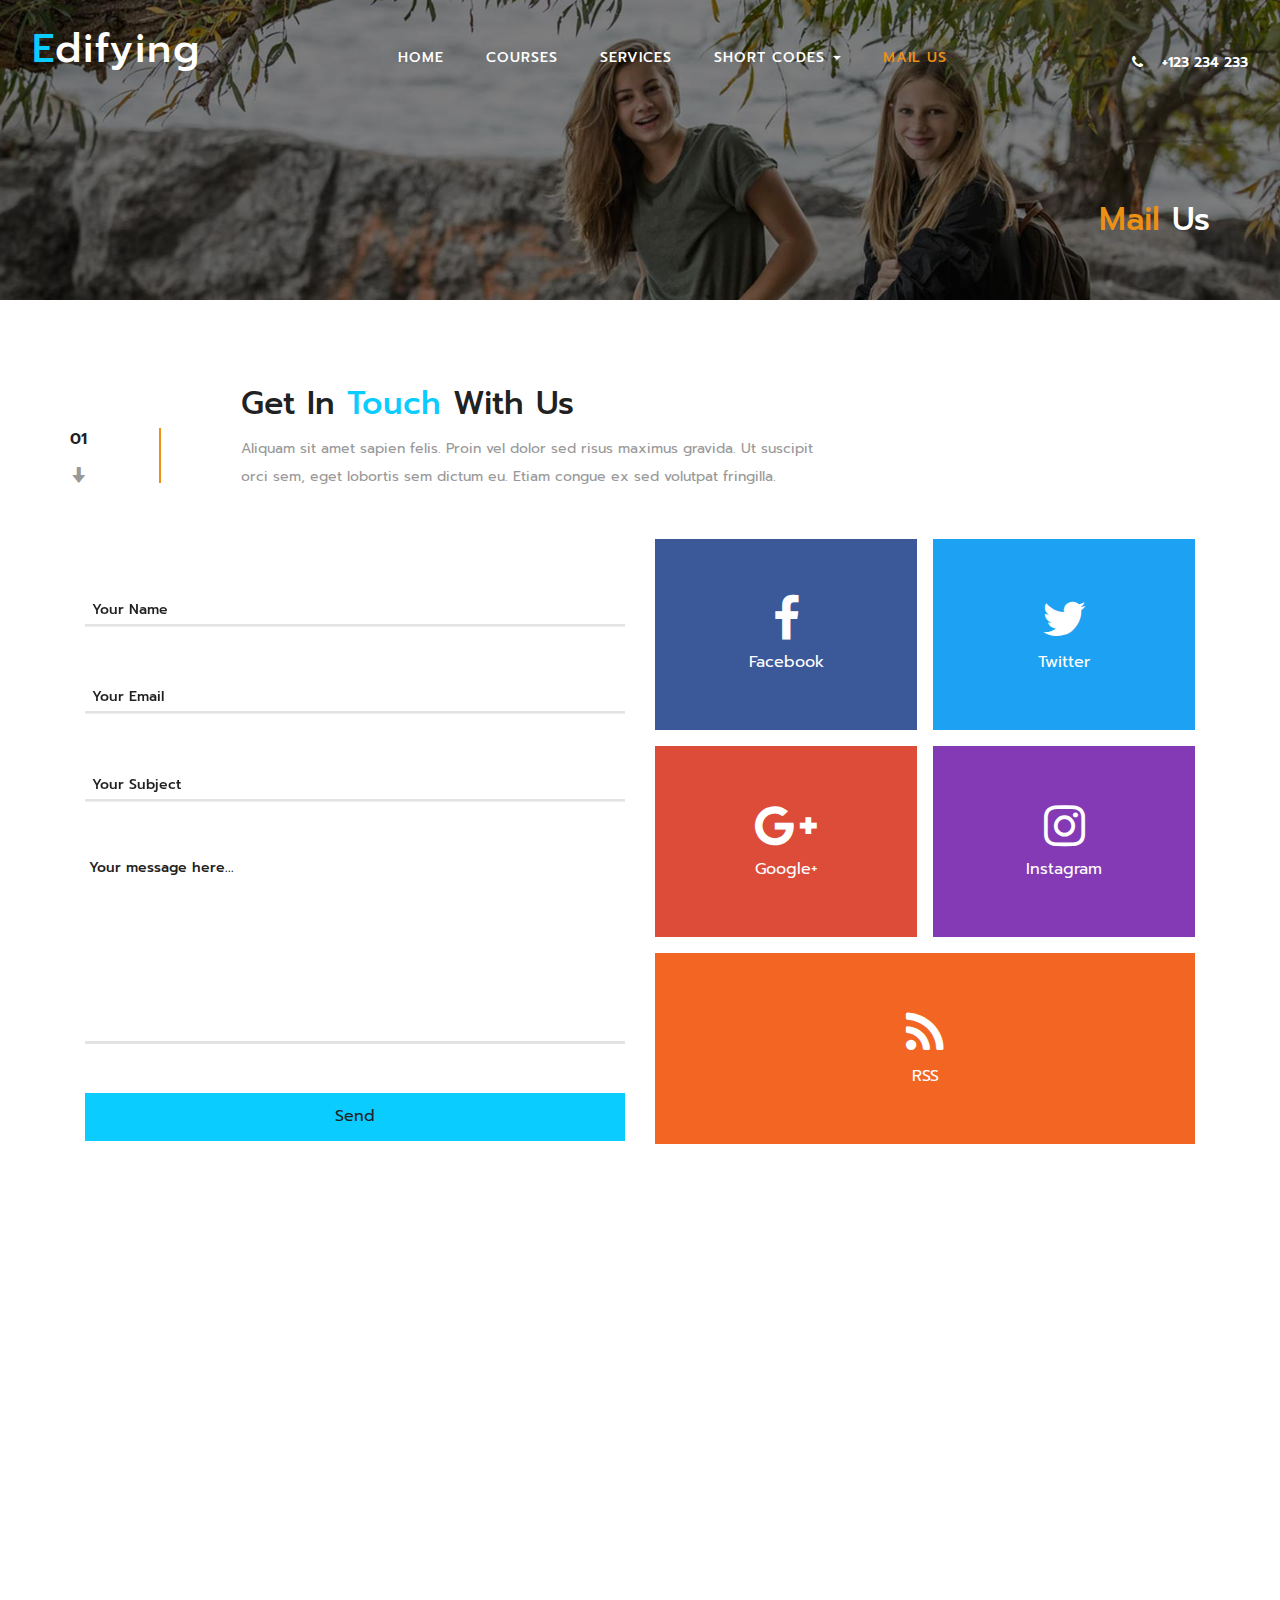
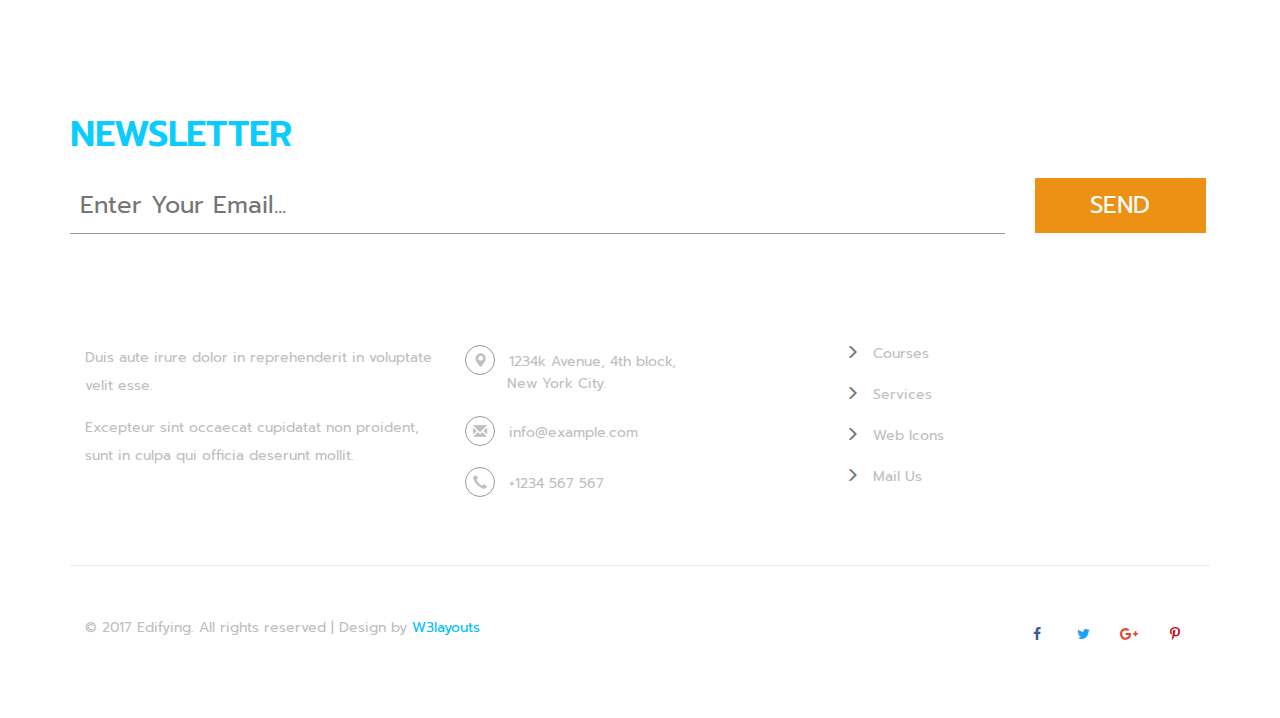
<file: edifying-web_Free09-02-2017_1516774807/web/mail.html>
<!--
author: W3layouts
author URL: http://w3layouts.com
License: Creative Commons Attribution 3.0 Unported
License URL: http://creativecommons.org/licenses/by/3.0/
-->
<!DOCTYPE html>
<html lang="en">
<head>
<title>Edifying an Educational School Category Flat Bootstrap Responsive Website Template | Mail Us :: w3layouts</title>
<!-- custom-theme -->
<meta name="viewport" content="width=device-width, initial-scale=1">
<meta http-equiv="Content-Type" content="text/html; charset=utf-8" />
<meta name="keywords" content="Edifying Responsive web template, Bootstrap Web Templates, Flat Web Templates, Android Compatible web template, 
Smartphone Compatible web template, free webdesigns for Nokia, Samsung, LG, SonyEricsson, Motorola web design" />
<script type="application/x-javascript"> addEventListener("load", function() { setTimeout(hideURLbar, 0); }, false);
		function hideURLbar(){ window.scrollTo(0,1); } </script>
<!-- //custom-theme -->
<link href="css/bootstrap.css" rel="stylesheet" type="text/css" media="all" />
<link href="css/style.css" rel="stylesheet" type="text/css" media="all" />
<!-- js -->
<script type="text/javascript" src="js/jquery-2.1.4.min.js"></script>
<!-- //js -->
<!-- font-awesome-icons -->
<link href="css/font-awesome.css" rel="stylesheet"> 
<!-- //font-awesome-icons -->
<link href="//fonts.googleapis.com/css?family=Prompt:100,100i,200,200i,300,300i,400,400i,500,500i,600,600i,700,700i,800,800i,900,900i&amp;subset=latin-ext,thai,vietnamese" rel="stylesheet"></head>
	
<body>
<!-- banner -->
	<div class="banner1">
		<nav class="navbar navbar-default">
			<div class="navbar-header navbar-left">
				<button type="button" class="navbar-toggle collapsed" data-toggle="collapse" data-target="#bs-example-navbar-collapse-1">
					<span class="sr-only">Toggle navigation</span>
					<span class="icon-bar"></span>
					<span class="icon-bar"></span>
					<span class="icon-bar"></span>
				</button>
				<h1><a class="navbar-brand" href="index.html"><span>E</span>difying</a></h1>
			</div>
			<!-- Collect the nav links, forms, and other content for toggling -->
			<div class="collapse navbar-collapse navbar-right" id="bs-example-navbar-collapse-1">
				<nav class="link-effect-2" id="link-effect-2">
					<ul class="nav navbar-nav">
						<li><a href="index.html"><span data-hover="Home">Home</span></a></li>
						<li><a href="courses.html"><span data-hover="Courses">Courses</span></a></li>
						<li><a href="services.html"><span data-hover="Services">Services</span></a></li>
						<li class="dropdown">
							<a href="#" class="dropdown-toggle" data-toggle="dropdown"><span data-hover="Short Codes">Short Codes</span> <b class="caret"></b></a>
							<ul class="dropdown-menu agile_short_dropdown">
								<li><a href="icons.html">Web Icons</a></li>
								<li><a href="typography.html">Typography</a></li>
							</ul>
						</li>
						<li class="active"><a href="mail.html"><span data-hover="Mail Us">Mail Us</span></a></li>
					</ul>
				</nav>
			</div>
			<div class="w3_agile_phone">
				<p><i class="fa fa-phone" aria-hidden="true"></i> +123 234 233</p>
			</div>
		</nav>
		<div class="wthree_banner1_info">
			<div class="container">
				<h3><span>Mail</span> Us</h3>
			</div>
		</div>
	</div>
<!-- //banner -->	
<!-- mail -->
	<div class="courses">
		<div class="container">
			<div class="w3_agile_team_grid">
				<div class="w3_agile_team_grid_left">
					<p>01</p>
					<span class="glyphicon glyphicon-arrow-down" aria-hidden="true"></span>
				</div>
				<div class="w3_agile_team_grid_right">
					<h3>Get in <span>touch</span> with us</h3>
					<p>Aliquam sit amet sapien felis. Proin vel dolor sed risus maximus gravida. 
						Ut suscipit orci sem, eget lobortis sem dictum eu. Etiam congue ex sed volutpat fringilla.</p>
				</div>
				<div class="clearfix"> </div>
			</div>
			<div class="agileits_w3layouts_team_grids agileits_mail_grids">
				<div class="col-md-6 agileinfo_mail_grid_left">
					<form action="#" method="post">
						<span class="input input--nariko">
							<input class="input__field input__field--nariko" name="Name" type="text" id="input-20" placeholder=" " required="" />
							<label class="input__label input__label--nariko" for="input-20">
								<span class="input__label-content input__label-content--nariko">Your Name</span>
							</label>
						</span>
						<span class="input input--nariko">
							<input class="input__field input__field--nariko" name="Email" type="email" id="input-21" placeholder=" " required="" />
							<label class="input__label input__label--nariko" for="input-21">
								<span class="input__label-content input__label-content--nariko">Your Email</span>
							</label>
						</span>
						<span class="input input--nariko">
							<input class="input__field input__field--nariko" name="Subject" type="text" id="input-22" placeholder=" " required="" />
							<label class="input__label input__label--nariko" for="input-22">
								<span class="input__label-content input__label-content--nariko">Your Subject</span>
							</label>
						</span>
						<textarea name="Message" placeholder="Your message here..." required=""></textarea>
						<input type="submit" value="Send">
					</form>
				</div>
				<div class="col-md-6 agileinfo_mail_grid_right">
					<div class="agileinfo_mail_social_right">
						<div class="agileinfo_mail_social_rightl">
							<a href="#" class="w3_contact_facebook">
								<i class="fa fa-facebook" aria-hidden="true"></i>
								<p>Facebook</p>
							</a>
						</div>
						<div class="agileinfo_mail_social_rightr">
							<a href="#" class="w3_contact_twitter">
								<i class="fa fa-twitter" aria-hidden="true"></i>
								<p>Twitter</p>
							</a>
						</div>
						<div class="clearfix"> </div>
					</div>
					<div class="agileinfo_mail_social_right">
						<div class="agileinfo_mail_social_rightl">
							<a href="#" class="w3_contact_google">
								<i class="fa fa-google-plus" aria-hidden="true"></i>
								<p>Google+</p>
							</a>
						</div>
						<div class="agileinfo_mail_social_rightr">
							<a href="#" class="w3_contact_instagram">
								<i class="fa fa-instagram" aria-hidden="true"></i>
								<p>Instagram</p>
							</a>
						</div>
						<div class="clearfix"> </div>
					</div>
					<div class="agileinfo_mail_social_right">
						<div class="agileinfo_mail_social_right_social">
							<a href="#" class="w3_contact_rss">
								<i class="fa fa-rss"></i>
								<p>RSS</p>
							</a>
						</div>
					</div>
				</div>
				<div class="clearfix"> </div>
			</div>
		</div>
	</div>
	<div class="agile_map">
		<iframe src="https://www.google.com/maps/embed?pb=!1m18!1m12!1m3!1d3950.3905851087434!2d-34.90500565012194!3d-8.061582082752993!2m3!1f0!2f0!3f0!3m2!1i1024!2i768!4f13.1!3m3!1m2!1s0x7ab18d90992e4ab%3A0x8e83c4afabe39a3a!2sSport+Club+Do+Recife!5e0!3m2!1sen!2sin!4v1478684415917" style="border:0"></iframe>
	</div>
<!-- //mail -->
<!-- footer -->
	<div class="footer">
		<div class="container">
			<h2>Subscribe to <span>Newsletter</span></h2>
			<form action="#" method="post">
				<input type="email" name="Email" placeholder="Enter Your Email..." required="">
				<input type="submit" value="Send">
			</form>
			<div class="agile_footer_copy">
				<div class="w3agile_footer_grids">
					<div class="col-md-4 w3agile_footer_grid">
						<h3>About Us</h3>
						<p>Duis aute irure dolor in reprehenderit in voluptate velit esse.<span>Excepteur sint occaecat cupidatat 
							non proident, sunt in culpa qui officia deserunt mollit.</span></p>
					</div>
					<div class="col-md-4 w3agile_footer_grid">
						<h3>Contact Info</h3>
						<ul>
							<li><i class="glyphicon glyphicon-map-marker" aria-hidden="true"></i>1234k Avenue, 4th block, <span>New York City.</span></li>
							<li><i class="glyphicon glyphicon-envelope" aria-hidden="true"></i><a href="mailto:info@example.com">info@example.com</a></li>
							<li><i class="glyphicon glyphicon-earphone" aria-hidden="true"></i>+1234 567 567</li>
						</ul>
					</div>
					<div class="col-md-4 w3agile_footer_grid w3agile_footer_grid1">
						<h3>Navigation</h3>
						<ul>
							<li><span class="glyphicon glyphicon-menu-right" aria-hidden="true"></span><a href="courses.html">Courses</a></li>
							<li><span class="glyphicon glyphicon-menu-right" aria-hidden="true"></span><a href="services.html">Services</a></li>
							<li><span class="glyphicon glyphicon-menu-right" aria-hidden="true"></span><a href="icons.html">Web Icons</a></li>
							<li><span class="glyphicon glyphicon-menu-right" aria-hidden="true"></span><a href="mail.html">Mail Us</a></li>
						</ul>
					</div>
					<div class="clearfix"> </div>
				</div>
			</div>
			<div class="w3_agileits_copy_right_social">
				<div class="col-md-6 agileits_w3layouts_copy_right">
					<p>&copy; 2017 Edifying. All rights reserved | Design by <a href="http://w3layouts.com/">W3layouts</a></p>
				</div>
				<div class="col-md-6 w3_agile_copy_right">
					<ul class="agileinfo_social_icons">
						<li><a href="#" class="w3_agileits_facebook"><i class="fa fa-facebook" aria-hidden="true"></i></a></li>
						<li><a href="#" class="wthree_twitter"><i class="fa fa-twitter" aria-hidden="true"></i></a></li>
						<li><a href="#" class="agileinfo_google"><i class="fa fa-google-plus" aria-hidden="true"></i></a></li>
						<li><a href="#" class="agileits_pinterest"><i class="fa fa-pinterest-p" aria-hidden="true"></i></a></li>
					</ul>
				</div>
				<div class="clearfix"> </div>
			</div>
		</div>
	</div>
<!-- //footer -->
<!-- start-smooth-scrolling -->
<script type="text/javascript" src="js/move-top.js"></script>
<script type="text/javascript" src="js/easing.js"></script>
<script type="text/javascript">
	jQuery(document).ready(function($) {
		$(".scroll").click(function(event){		
			event.preventDefault();
			$('html,body').animate({scrollTop:$(this.hash).offset().top},1000);
		});
	});
</script>
<!-- start-smooth-scrolling -->
<!-- for bootstrap working -->
	<script src="js/bootstrap.js"></script>
<!-- //for bootstrap working -->
<!-- here stars scrolling icon -->
	<script type="text/javascript">
		$(document).ready(function() {
			/*
				var defaults = {
				containerID: 'toTop', // fading element id
				containerHoverID: 'toTopHover', // fading element hover id
				scrollSpeed: 1200,
				easingType: 'linear' 
				};
			*/
								
			$().UItoTop({ easingType: 'easeOutQuart' });
								
			});
	</script>
<!-- //here ends scrolling icon -->
</body>
</html>
</file>
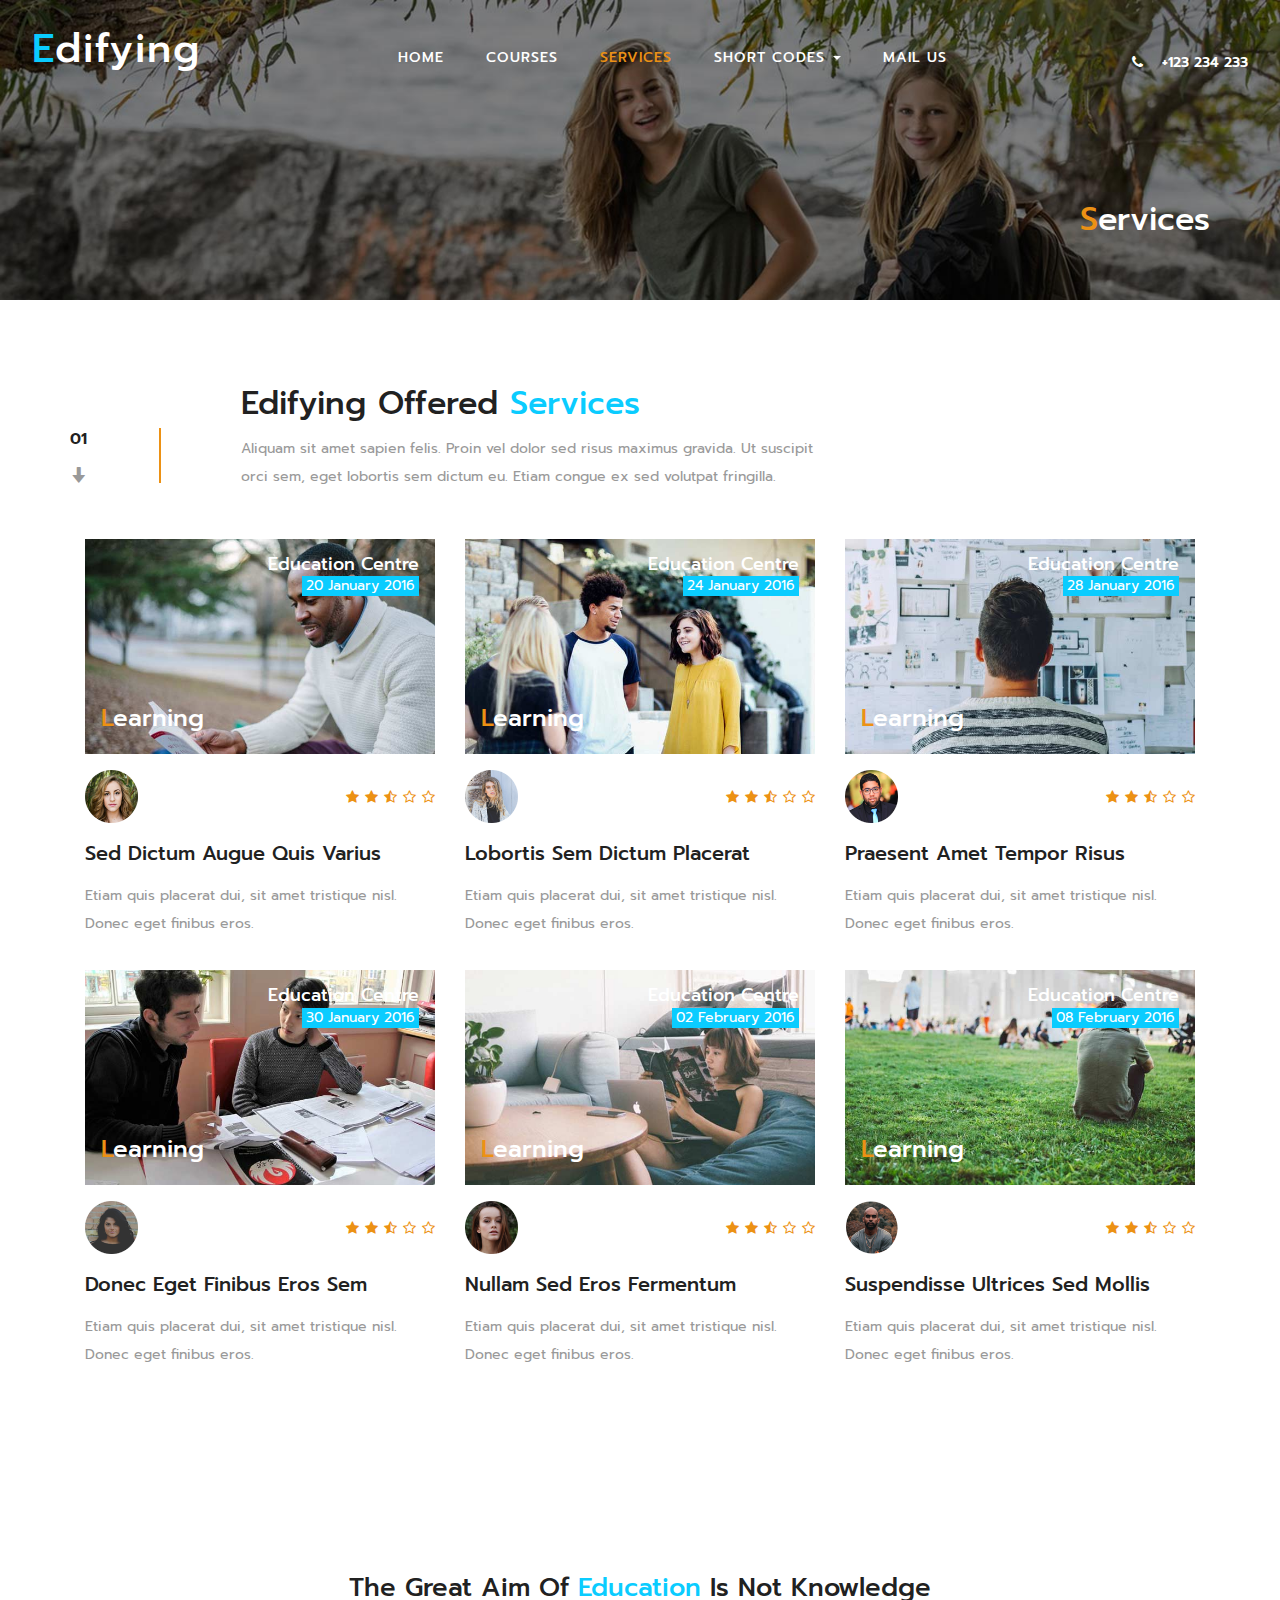
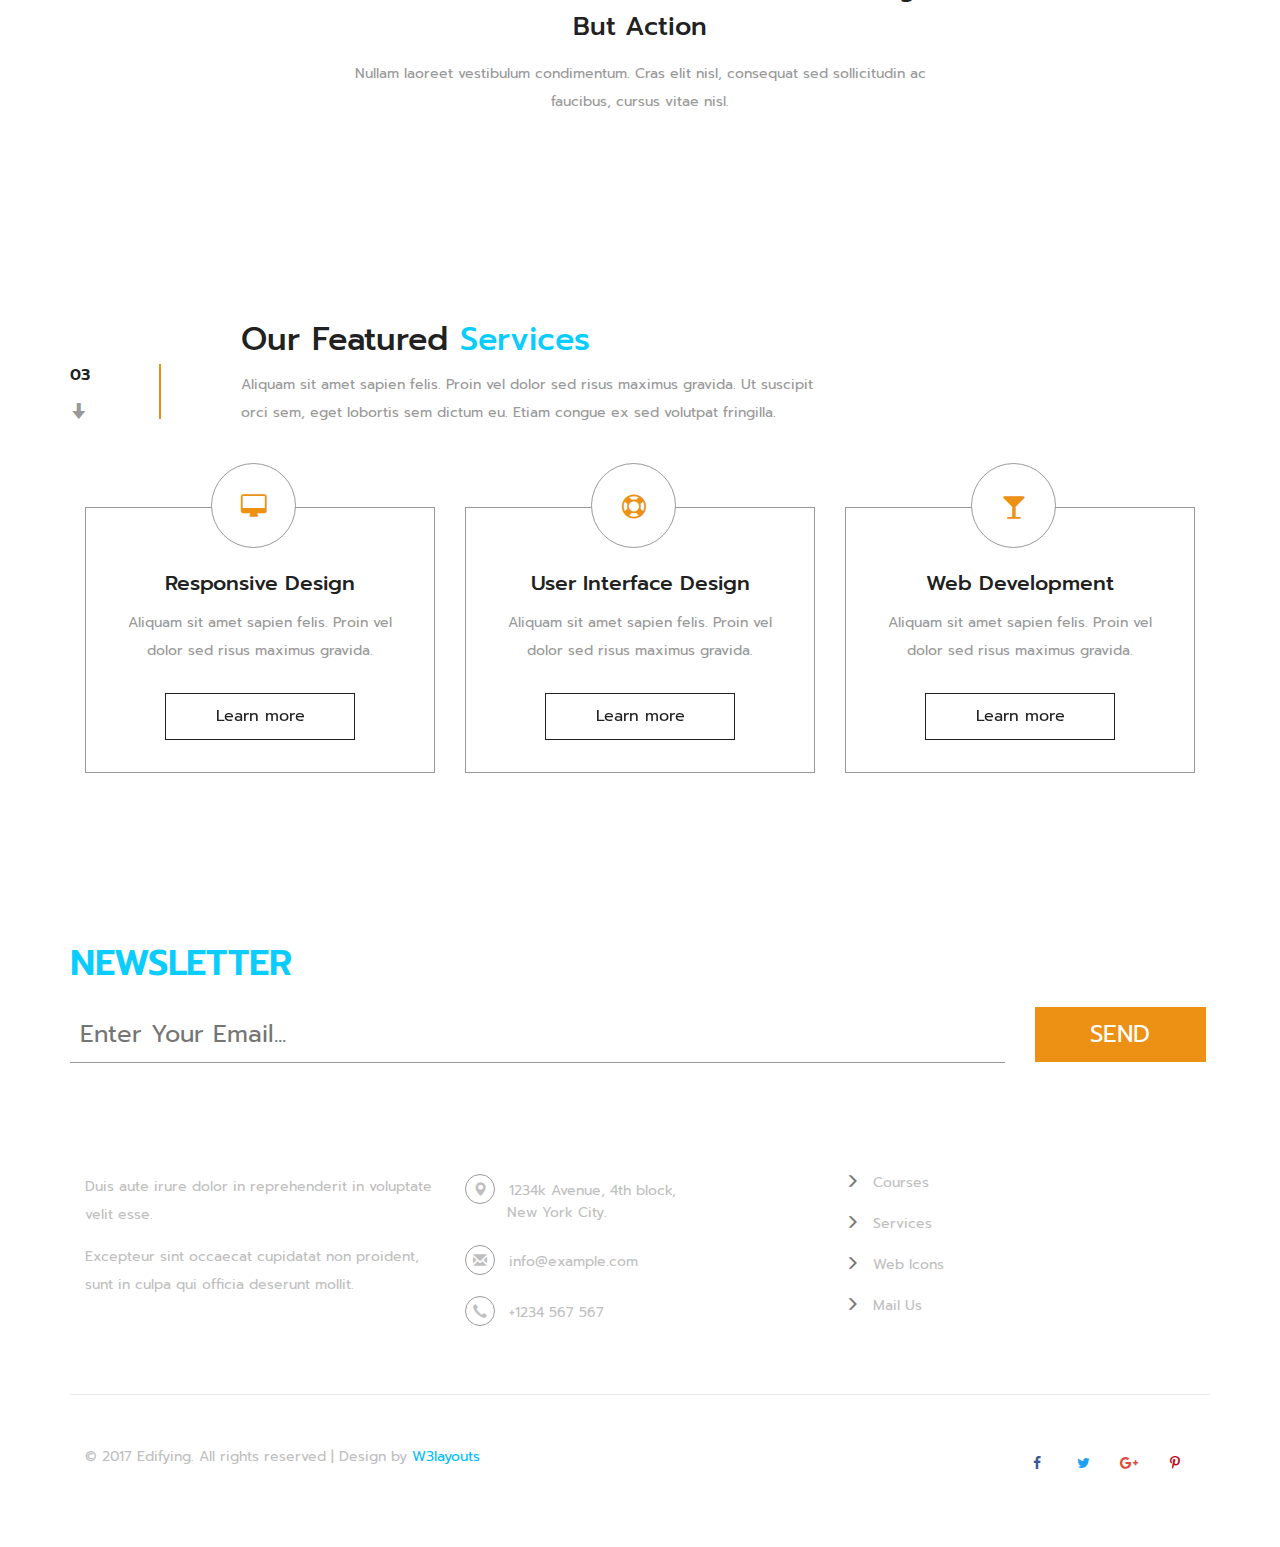
<file: edifying-web_Free09-02-2017_1516774807/web/services.html>
<!--
author: W3layouts
author URL: http://w3layouts.com
License: Creative Commons Attribution 3.0 Unported
License URL: http://creativecommons.org/licenses/by/3.0/
-->
<!DOCTYPE html>
<html lang="en">
<head>
<title>Edifying an Educational School Category Flat Bootstrap Responsive Website Template | Services :: w3layouts</title>
<!-- custom-theme -->
<meta name="viewport" content="width=device-width, initial-scale=1">
<meta http-equiv="Content-Type" content="text/html; charset=utf-8" />
<meta name="keywords" content="Edifying Responsive web template, Bootstrap Web Templates, Flat Web Templates, Android Compatible web template, 
Smartphone Compatible web template, free webdesigns for Nokia, Samsung, LG, SonyEricsson, Motorola web design" />
<script type="application/x-javascript"> addEventListener("load", function() { setTimeout(hideURLbar, 0); }, false);
		function hideURLbar(){ window.scrollTo(0,1); } </script>
<!-- //custom-theme -->
<link href="css/bootstrap.css" rel="stylesheet" type="text/css" media="all" />
<link href="css/style.css" rel="stylesheet" type="text/css" media="all" />
<!-- js -->
<script type="text/javascript" src="js/jquery-2.1.4.min.js"></script>
<!-- //js -->
<!-- font-awesome-icons -->
<link href="css/font-awesome.css" rel="stylesheet"> 
<!-- //font-awesome-icons -->
<link href="//fonts.googleapis.com/css?family=Prompt:100,100i,200,200i,300,300i,400,400i,500,500i,600,600i,700,700i,800,800i,900,900i&amp;subset=latin-ext,thai,vietnamese" rel="stylesheet"></head>
	
<body>
<!-- banner -->
	<div class="banner1">
		<nav class="navbar navbar-default">
			<div class="navbar-header navbar-left">
				<button type="button" class="navbar-toggle collapsed" data-toggle="collapse" data-target="#bs-example-navbar-collapse-1">
					<span class="sr-only">Toggle navigation</span>
					<span class="icon-bar"></span>
					<span class="icon-bar"></span>
					<span class="icon-bar"></span>
				</button>
				<h1><a class="navbar-brand" href="index.html"><span>E</span>difying</a></h1>
			</div>
			<!-- Collect the nav links, forms, and other content for toggling -->
			<div class="collapse navbar-collapse navbar-right" id="bs-example-navbar-collapse-1">
				<nav class="link-effect-2" id="link-effect-2">
					<ul class="nav navbar-nav">
						<li><a href="index.html"><span data-hover="Home">Home</span></a></li>
						<li><a href="courses.html"><span data-hover="Courses">Courses</span></a></li>
						<li class="active"><a href="services.html"><span data-hover="Services">Services</span></a></li>
						<li class="dropdown">
							<a href="#" class="dropdown-toggle" data-toggle="dropdown"><span data-hover="Short Codes">Short Codes</span> <b class="caret"></b></a>
							<ul class="dropdown-menu agile_short_dropdown">
								<li><a href="icons.html">Web Icons</a></li>
								<li><a href="typography.html">Typography</a></li>
							</ul>
						</li>
						<li><a href="mail.html"><span data-hover="Mail Us">Mail Us</span></a></li>
					</ul>
				</nav>
			</div>
			<div class="w3_agile_phone">
				<p><i class="fa fa-phone" aria-hidden="true"></i> +123 234 233</p>
			</div>
		</nav>
		<div class="wthree_banner1_info">
			<div class="container">
				<h3><span>S</span>ervices</h3>
			</div>
		</div>
	</div>
<!-- //banner -->	
<!-- services -->
	<div class="courses">
		<div class="container"> 	
			<div class="w3_agile_team_grid">
				<div class="w3_agile_team_grid_left">
					<p>01</p>
					<span class="glyphicon glyphicon-arrow-down" aria-hidden="true"></span>
				</div>
				<div class="w3_agile_team_grid_right">
					<h3>Edifying Offered <span>Services</span></h3>
					<p>Aliquam sit amet sapien felis. Proin vel dolor sed risus maximus gravida. 
						Ut suscipit orci sem, eget lobortis sem dictum eu. Etiam congue ex sed volutpat fringilla.</p>
				</div>
				<div class="clearfix"> </div>
			</div>
			<div class="agileinfo_services_grids">
				<div class="col-md-4 w3_agile_services_grid">
					<div class="agile_services_grid1 wthree_services_grid1">
						<h3>Education Centre</h3>
						<div class="agile_services_grid1_sub">
							<p>20 January 2016</p>
						</div>
						<h4><span>L</span>earning</h4>
					</div>
					<div class="agileits_w3layouts_services_grid1">
						<div class="w3_agileits_services_grid1">
							<div class="w3_agileits_services_grid1l">
								<img src="images/1.png" alt=" " class="img-responsive" />
							</div>
							<div class="w3_agileits_services_grid1r">
								<ul>
									<li><i class="fa fa-star" aria-hidden="true"></i></li>
									<li><i class="fa fa-star" aria-hidden="true"></i></li>
									<li><i class="fa fa-star-half-o" aria-hidden="true"></i></li>
									<li><i class="fa fa-star-o" aria-hidden="true"></i></li>
									<li><i class="fa fa-star-o" aria-hidden="true"></i></li>
								</ul>
							</div>
							<div class="clearfix"> </div>
						</div>
						<h4><a href="#" data-toggle="modal" data-target="#myModal">Sed dictum augue quis varius</a></h4>
						<p>Etiam quis placerat dui, sit amet tristique nisl. Donec eget finibus eros.</p>
					</div>
				</div>
				<div class="col-md-4 w3_agile_services_grid">
					<div class="agile_services_grid1 wthree_services_grid2">
						<h3>Education Centre</h3>
						<div class="agile_services_grid1_sub">
							<p>24 January 2016</p>
						</div>
						<h4><span>L</span>earning</h4>
					</div>
					<div class="agileits_w3layouts_services_grid1">
						<div class="w3_agileits_services_grid1">
							<div class="w3_agileits_services_grid1l">
								<img src="images/2.png" alt=" " class="img-responsive" />
							</div>
							<div class="w3_agileits_services_grid1r">
								<ul>
									<li><i class="fa fa-star" aria-hidden="true"></i></li>
									<li><i class="fa fa-star" aria-hidden="true"></i></li>
									<li><i class="fa fa-star-half-o" aria-hidden="true"></i></li>
									<li><i class="fa fa-star-o" aria-hidden="true"></i></li>
									<li><i class="fa fa-star-o" aria-hidden="true"></i></li>
								</ul>
							</div>
							<div class="clearfix"> </div>
						</div>
						<h4><a href="#" data-toggle="modal" data-target="#myModal">lobortis sem dictum placerat</a></h4>
						<p>Etiam quis placerat dui, sit amet tristique nisl. Donec eget finibus eros.</p>
					</div>
				</div>
				<div class="col-md-4 w3_agile_services_grid">
					<div class="agile_services_grid1 wthree_services_grid3">
						<h3>Education Centre</h3>
						<div class="agile_services_grid1_sub">
							<p>28 January 2016</p>
						</div>
						<h4><span>L</span>earning</h4>
					</div>
					<div class="agileits_w3layouts_services_grid1">
						<div class="w3_agileits_services_grid1">
							<div class="w3_agileits_services_grid1l">
								<img src="images/3.png" alt=" " class="img-responsive" />
							</div>
							<div class="w3_agileits_services_grid1r">
								<ul>
									<li><i class="fa fa-star" aria-hidden="true"></i></li>
									<li><i class="fa fa-star" aria-hidden="true"></i></li>
									<li><i class="fa fa-star-half-o" aria-hidden="true"></i></li>
									<li><i class="fa fa-star-o" aria-hidden="true"></i></li>
									<li><i class="fa fa-star-o" aria-hidden="true"></i></li>
								</ul>
							</div>
							<div class="clearfix"> </div>
						</div>
						<h4><a href="#" data-toggle="modal" data-target="#myModal">Praesent amet tempor risus</a></h4>
						<p>Etiam quis placerat dui, sit amet tristique nisl. Donec eget finibus eros.</p>
					</div>
				</div>
				<div class="col-md-4 w3_agile_services_grid">
					<div class="agile_services_grid1 wthree_services_grid4">
						<h3>Education Centre</h3>
						<div class="agile_services_grid1_sub">
							<p>30 January 2016</p>
						</div>
						<h4><span>L</span>earning</h4>
					</div>
					<div class="agileits_w3layouts_services_grid1">
						<div class="w3_agileits_services_grid1">
							<div class="w3_agileits_services_grid1l">
								<img src="images/4.png" alt=" " class="img-responsive" />
							</div>
							<div class="w3_agileits_services_grid1r">
								<ul>
									<li><i class="fa fa-star" aria-hidden="true"></i></li>
									<li><i class="fa fa-star" aria-hidden="true"></i></li>
									<li><i class="fa fa-star-half-o" aria-hidden="true"></i></li>
									<li><i class="fa fa-star-o" aria-hidden="true"></i></li>
									<li><i class="fa fa-star-o" aria-hidden="true"></i></li>
								</ul>
							</div>
							<div class="clearfix"> </div>
						</div>
						<h4><a href="#" data-toggle="modal" data-target="#myModal">Donec eget finibus eros sem</a></h4>
						<p>Etiam quis placerat dui, sit amet tristique nisl. Donec eget finibus eros.</p>
					</div>
				</div>
				<div class="col-md-4 w3_agile_services_grid">
					<div class="agile_services_grid1 wthree_services_grid5">
						<h3>Education Centre</h3>
						<div class="agile_services_grid1_sub">
							<p>02 February 2016</p>
						</div>
						<h4><span>L</span>earning</h4>
					</div>
					<div class="agileits_w3layouts_services_grid1">
						<div class="w3_agileits_services_grid1">
							<div class="w3_agileits_services_grid1l">
								<img src="images/5.png" alt=" " class="img-responsive" />
							</div>
							<div class="w3_agileits_services_grid1r">
								<ul>
									<li><i class="fa fa-star" aria-hidden="true"></i></li>
									<li><i class="fa fa-star" aria-hidden="true"></i></li>
									<li><i class="fa fa-star-half-o" aria-hidden="true"></i></li>
									<li><i class="fa fa-star-o" aria-hidden="true"></i></li>
									<li><i class="fa fa-star-o" aria-hidden="true"></i></li>
								</ul>
							</div>
							<div class="clearfix"> </div>
						</div>
						<h4><a href="#" data-toggle="modal" data-target="#myModal">Nullam sed eros fermentum</a></h4>
						<p>Etiam quis placerat dui, sit amet tristique nisl. Donec eget finibus eros.</p>
					</div>
				</div>
				<div class="col-md-4 w3_agile_services_grid">
					<div class="agile_services_grid1 wthree_services_grid6">
						<h3>Education Centre</h3>
						<div class="agile_services_grid1_sub">
							<p>08 February 2016</p>
						</div>
						<h4><span>L</span>earning</h4>
					</div>
					<div class="agileits_w3layouts_services_grid1">
						<div class="w3_agileits_services_grid1">
							<div class="w3_agileits_services_grid1l">
								<img src="images/6.png" alt=" " class="img-responsive" />
							</div>
							<div class="w3_agileits_services_grid1r">
								<ul>
									<li><i class="fa fa-star" aria-hidden="true"></i></li>
									<li><i class="fa fa-star" aria-hidden="true"></i></li>
									<li><i class="fa fa-star-half-o" aria-hidden="true"></i></li>
									<li><i class="fa fa-star-o" aria-hidden="true"></i></li>
									<li><i class="fa fa-star-o" aria-hidden="true"></i></li>
								</ul>
							</div>
							<div class="clearfix"> </div>
						</div>
						<h4><a href="#" data-toggle="modal" data-target="#myModal">Suspendisse ultrices sed mollis</a></h4>
						<p>Etiam quis placerat dui, sit amet tristique nisl. Donec eget finibus eros.</p>
					</div>
				</div>
				<div class="clearfix"> </div>
			</div>
		</div>
	</div>
<!-- //services -->
<!-- services-bottom -->
	<div class="services-bottom">
		<div class="container"> 
			<div class="agileits_services_bottom_grid">
				<h3>the great aim of <span>education</span> is not knowledge but action</h3>
				<p>Nullam laoreet vestibulum condimentum. Cras elit nisl, consequat sed sollicitudin ac faucibus, cursus vitae nisl.</p>
			</div>
		</div>
	</div>
<!-- //services-bottom -->
<!-- services1 -->
	<div class="courses">
		<div class="container"> 	
			<div class="w3_agile_team_grid">
				<div class="w3_agile_team_grid_left">
					<p>03</p>
					<span class="glyphicon glyphicon-arrow-down" aria-hidden="true"></span>
				</div>
				<div class="w3_agile_team_grid_right">
					<h3>Our Featured <span>Services</span></h3>
					<p>Aliquam sit amet sapien felis. Proin vel dolor sed risus maximus gravida. 
						Ut suscipit orci sem, eget lobortis sem dictum eu. Etiam congue ex sed volutpat fringilla.</p>
				</div>
				<div class="clearfix"> </div>
			</div>
			<div class="agileits_w3layouts_team_grids">
				<div class="col-md-4 w3_agileits_services1_grid">
					<div class="w3_agileits_services1_grid1">
						<h3>Responsive Design</h3>
						<p>Aliquam sit amet sapien felis. Proin vel dolor sed risus maximus gravida.</p>
						<div class="w3l_more wthree_more_service">
							<a href="#" class="button button--nina" data-text="Learn more" data-toggle="modal" data-target="#myModal">
								<span>L</span><span>e</span><span>a</span><span>n</span> <span>m</span><span>o</span><span>r</span><span>e</span>
							</a>
						</div>
						<div class="w3_agileits_services1_grid1_pos">
							<i class="fa fa-desktop" aria-hidden="true"></i>
						</div>
					</div>
				</div>
				<div class="col-md-4 w3_agileits_services1_grid">
					<div class="w3_agileits_services1_grid1">
						<h3>User Interface Design</h3>
						<p>Aliquam sit amet sapien felis. Proin vel dolor sed risus maximus gravida.</p>
						<div class="w3l_more wthree_more_service">
							<a href="#" class="button button--nina" data-text="Learn more" data-toggle="modal" data-target="#myModal">
								<span>L</span><span>e</span><span>a</span><span>n</span> <span>m</span><span>o</span><span>r</span><span>e</span>
							</a>
						</div>
						<div class="w3_agileits_services1_grid1_pos">
							<i class="fa fa-life-buoy" aria-hidden="true"></i>
						</div>
					</div>
				</div>
				<div class="col-md-4 w3_agileits_services1_grid">
					<div class="w3_agileits_services1_grid1">
						<h3>Web Development</h3>
						<p>Aliquam sit amet sapien felis. Proin vel dolor sed risus maximus gravida.</p>
						<div class="w3l_more wthree_more_service">
							<a href="#" class="button button--nina" data-text="Learn more" data-toggle="modal" data-target="#myModal">
								<span>L</span><span>e</span><span>a</span><span>n</span> <span>m</span><span>o</span><span>r</span><span>e</span>
							</a>
						</div>
						<div class="w3_agileits_services1_grid1_pos">
							<i class="fa fa-glass" aria-hidden="true"></i>
						</div>
					</div>
				</div>
				<div class="clearfix"> </div>
			</div>
		</div>
	</div>
<!-- //services1 -->
<!-- bootstrap-pop-up -->
	<div class="modal video-modal fade" id="myModal" tabindex="-1" role="dialog" aria-labelledby="myModal">
		<div class="modal-dialog" role="document">
			<div class="modal-content">
				<div class="modal-header">
					Edifying
					<button type="button" class="close" data-dismiss="modal" aria-label="Close"><span aria-hidden="true">&times;</span></button>						
				</div>
				<section>
					<div class="modal-body">
						<img src="images/10.jpg" alt=" " class="img-responsive" />
						<p>Ut enim ad minima veniam, quis nostrum 
							exercitationem ullam corporis suscipit laboriosam, 
							nisi ut aliquid ex ea commodi consequatur? Quis autem 
							vel eum iure reprehenderit qui in ea voluptate velit 
							esse quam nihil molestiae consequatur, vel illum qui 
							dolorem eum fugiat quo voluptas nulla pariatur.
							<i>" Quis autem vel eum iure reprehenderit qui in ea voluptate velit 
								esse quam nihil molestiae consequatur.</i></p>
					</div>
				</section>
			</div>
		</div>
	</div>
<!-- //bootstrap-pop-up -->
<!-- footer -->
	<div class="footer">
		<div class="container">
			<h2>Subscribe to <span>Newsletter</span></h2>
			<form action="#" method="post">
				<input type="email" name="Email" placeholder="Enter Your Email..." required="">
				<input type="submit" value="Send">
			</form>
			<div class="agile_footer_copy">
				<div class="w3agile_footer_grids">
					<div class="col-md-4 w3agile_footer_grid">
						<h3>About Us</h3>
						<p>Duis aute irure dolor in reprehenderit in voluptate velit esse.<span>Excepteur sint occaecat cupidatat 
							non proident, sunt in culpa qui officia deserunt mollit.</span></p>
					</div>
					<div class="col-md-4 w3agile_footer_grid">
						<h3>Contact Info</h3>
						<ul>
							<li><i class="glyphicon glyphicon-map-marker" aria-hidden="true"></i>1234k Avenue, 4th block, <span>New York City.</span></li>
							<li><i class="glyphicon glyphicon-envelope" aria-hidden="true"></i><a href="mailto:info@example.com">info@example.com</a></li>
							<li><i class="glyphicon glyphicon-earphone" aria-hidden="true"></i>+1234 567 567</li>
						</ul>
					</div>
					<div class="col-md-4 w3agile_footer_grid w3agile_footer_grid1">
						<h3>Navigation</h3>
						<ul>
							<li><span class="glyphicon glyphicon-menu-right" aria-hidden="true"></span><a href="courses.html">Courses</a></li>
							<li><span class="glyphicon glyphicon-menu-right" aria-hidden="true"></span><a href="services.html">Services</a></li>
							<li><span class="glyphicon glyphicon-menu-right" aria-hidden="true"></span><a href="icons.html">Web Icons</a></li>
							<li><span class="glyphicon glyphicon-menu-right" aria-hidden="true"></span><a href="mail.html">Mail Us</a></li>
						</ul>
					</div>
					<div class="clearfix"> </div>
				</div>
			</div>
			<div class="w3_agileits_copy_right_social">
				<div class="col-md-6 agileits_w3layouts_copy_right">
					<p>&copy; 2017 Edifying. All rights reserved | Design by <a href="http://w3layouts.com/">W3layouts</a></p>
				</div>
				<div class="col-md-6 w3_agile_copy_right">
					<ul class="agileinfo_social_icons">
						<li><a href="#" class="w3_agileits_facebook"><i class="fa fa-facebook" aria-hidden="true"></i></a></li>
						<li><a href="#" class="wthree_twitter"><i class="fa fa-twitter" aria-hidden="true"></i></a></li>
						<li><a href="#" class="agileinfo_google"><i class="fa fa-google-plus" aria-hidden="true"></i></a></li>
						<li><a href="#" class="agileits_pinterest"><i class="fa fa-pinterest-p" aria-hidden="true"></i></a></li>
					</ul>
				</div>
				<div class="clearfix"> </div>
			</div>
		</div>
	</div>
<!-- //footer -->
<!-- start-smooth-scrolling -->
<script type="text/javascript" src="js/move-top.js"></script>
<script type="text/javascript" src="js/easing.js"></script>
<script type="text/javascript">
	jQuery(document).ready(function($) {
		$(".scroll").click(function(event){		
			event.preventDefault();
			$('html,body').animate({scrollTop:$(this.hash).offset().top},1000);
		});
	});
</script>
<!-- start-smooth-scrolling -->
<!-- for bootstrap working -->
	<script src="js/bootstrap.js"></script>
<!-- //for bootstrap working -->
<!-- here stars scrolling icon -->
	<script type="text/javascript">
		$(document).ready(function() {
			/*
				var defaults = {
				containerID: 'toTop', // fading element id
				containerHoverID: 'toTopHover', // fading element hover id
				scrollSpeed: 1200,
				easingType: 'linear' 
				};
			*/
								
			$().UItoTop({ easingType: 'easeOutQuart' });
								
			});
	</script>
<!-- //here ends scrolling icon -->
</body>
</html>
</file>
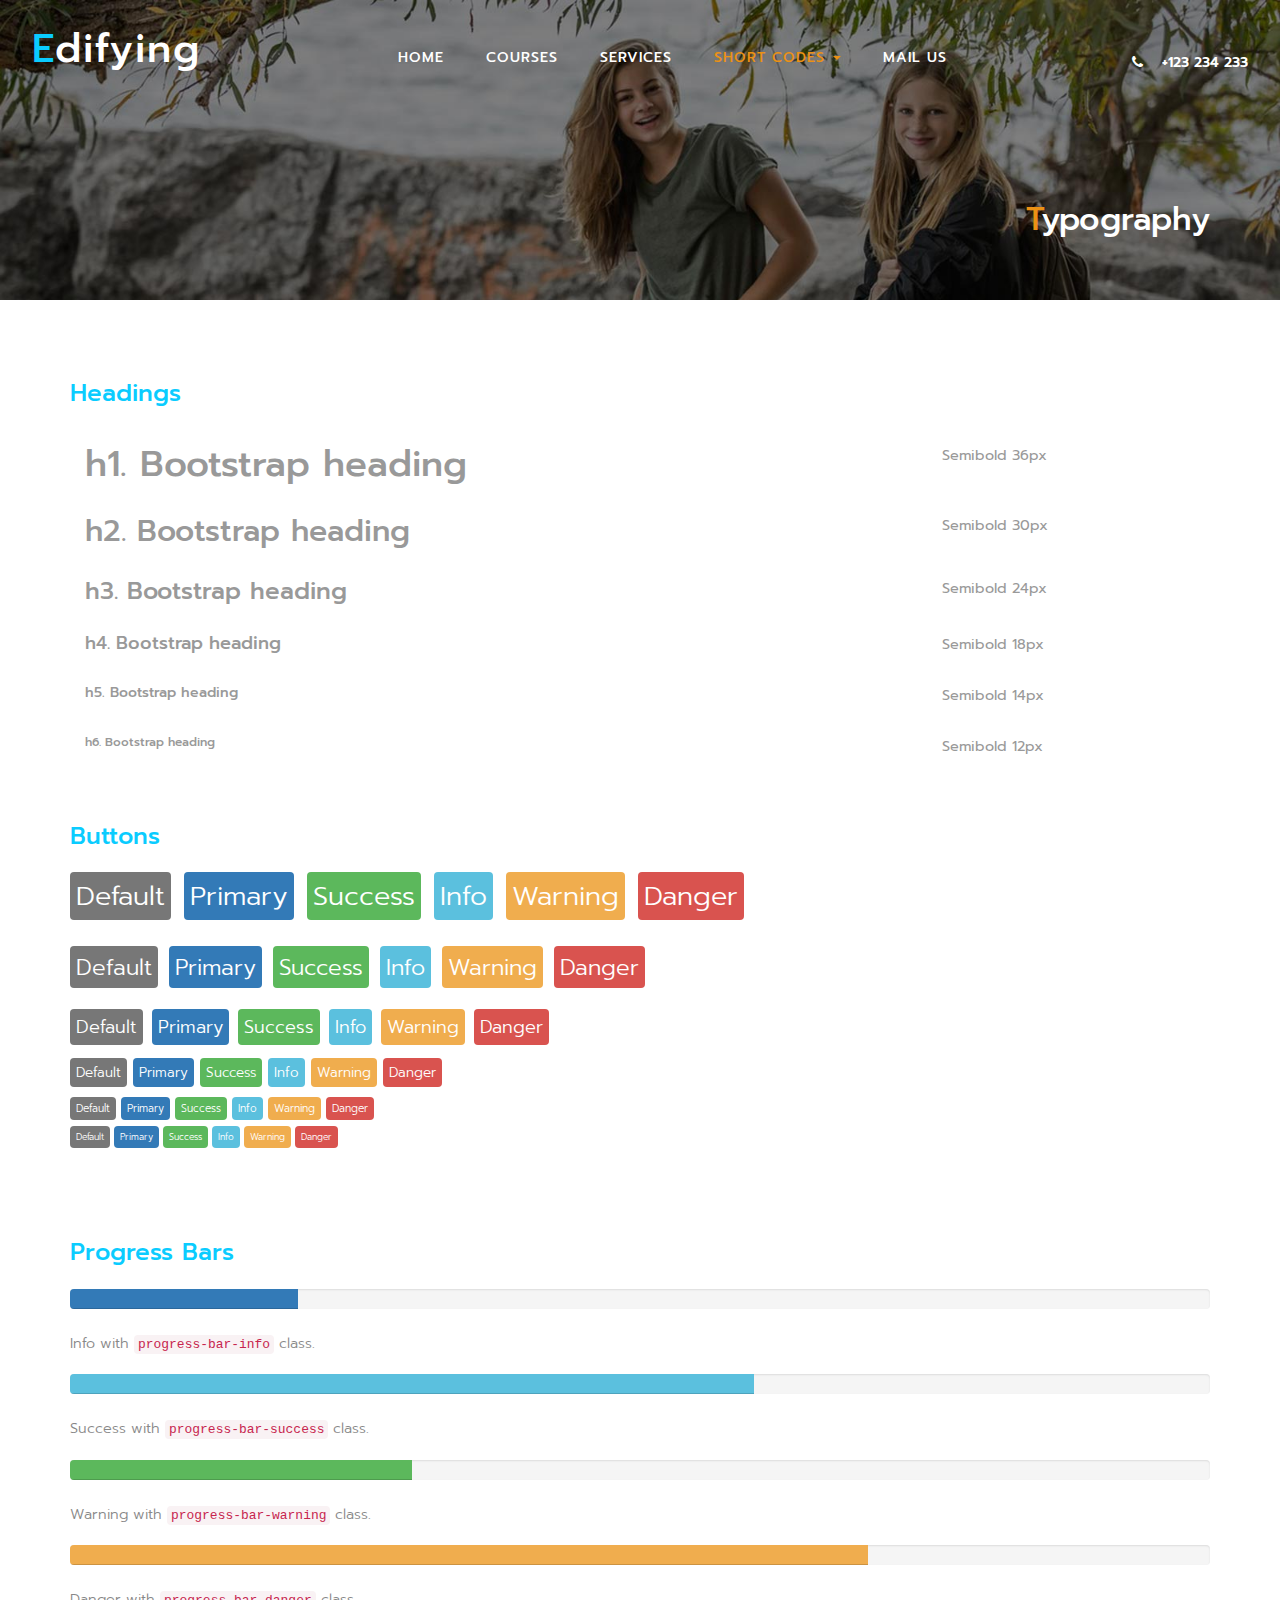
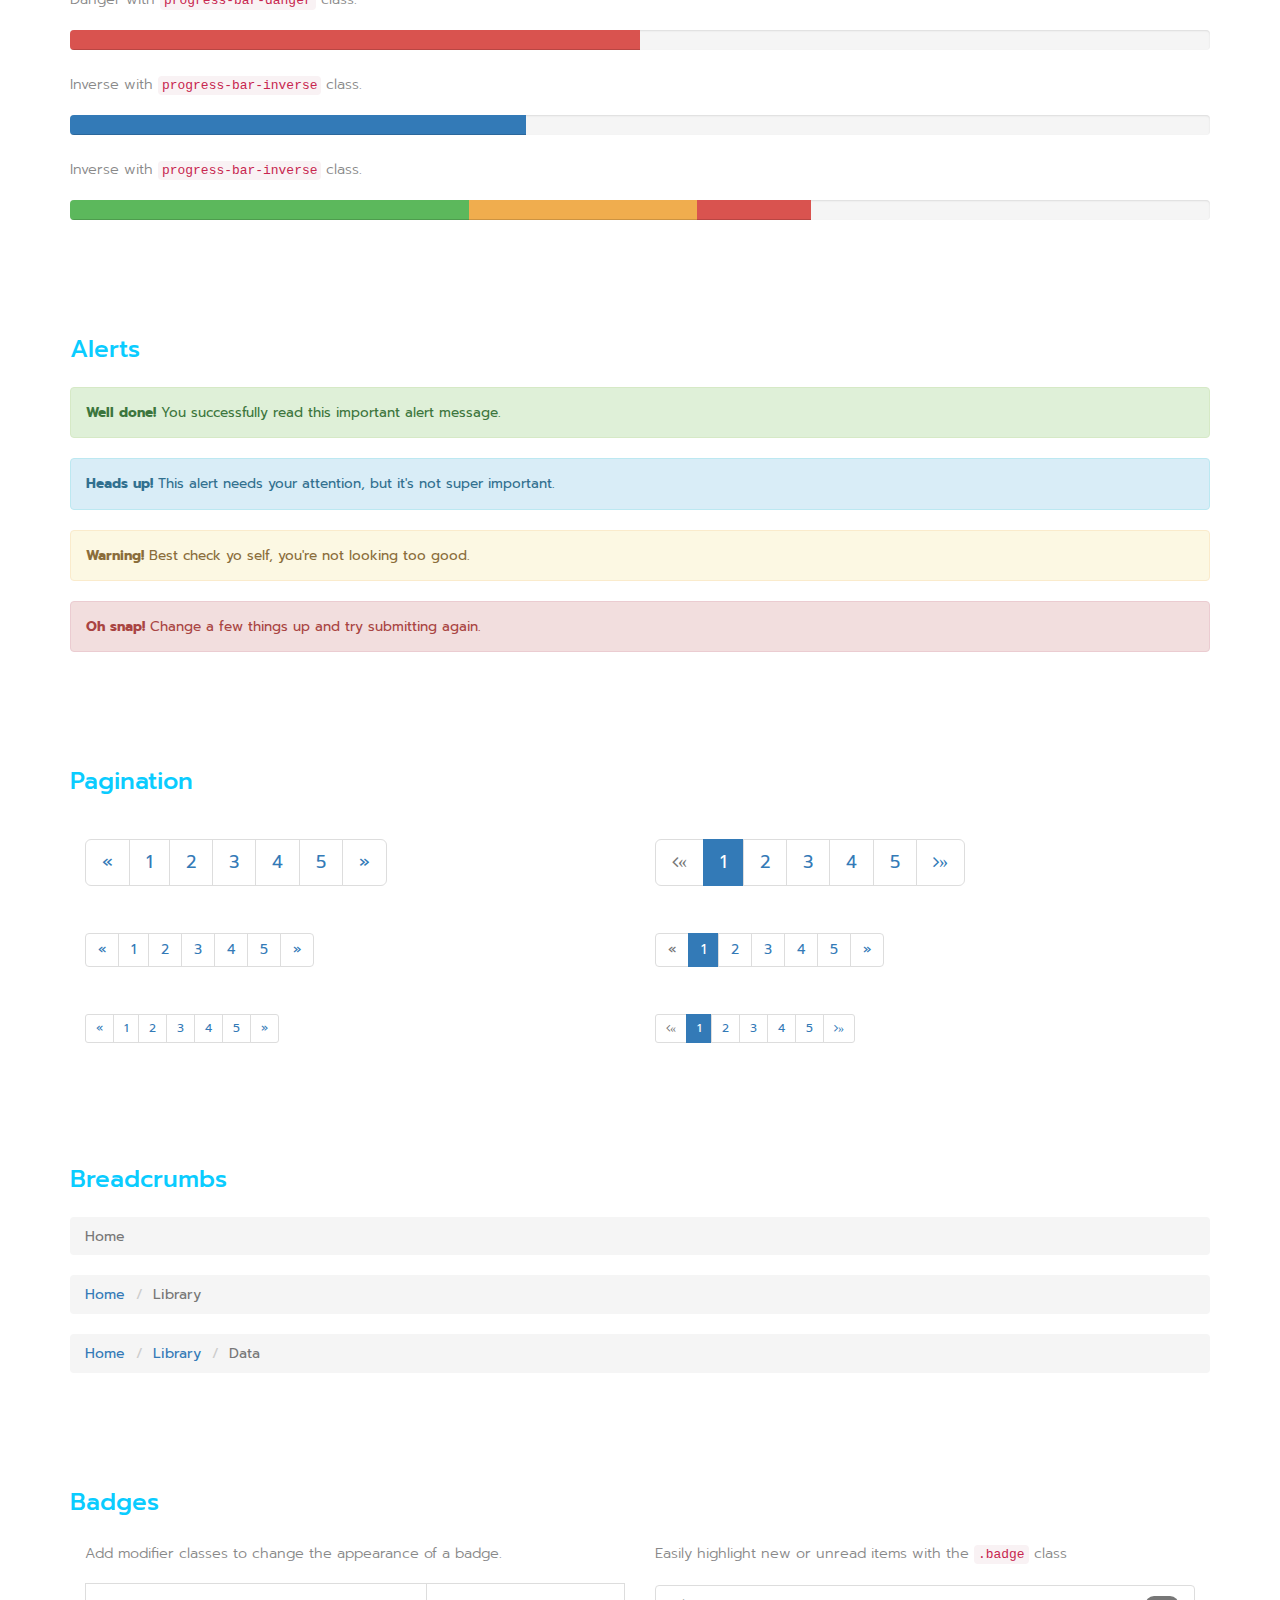
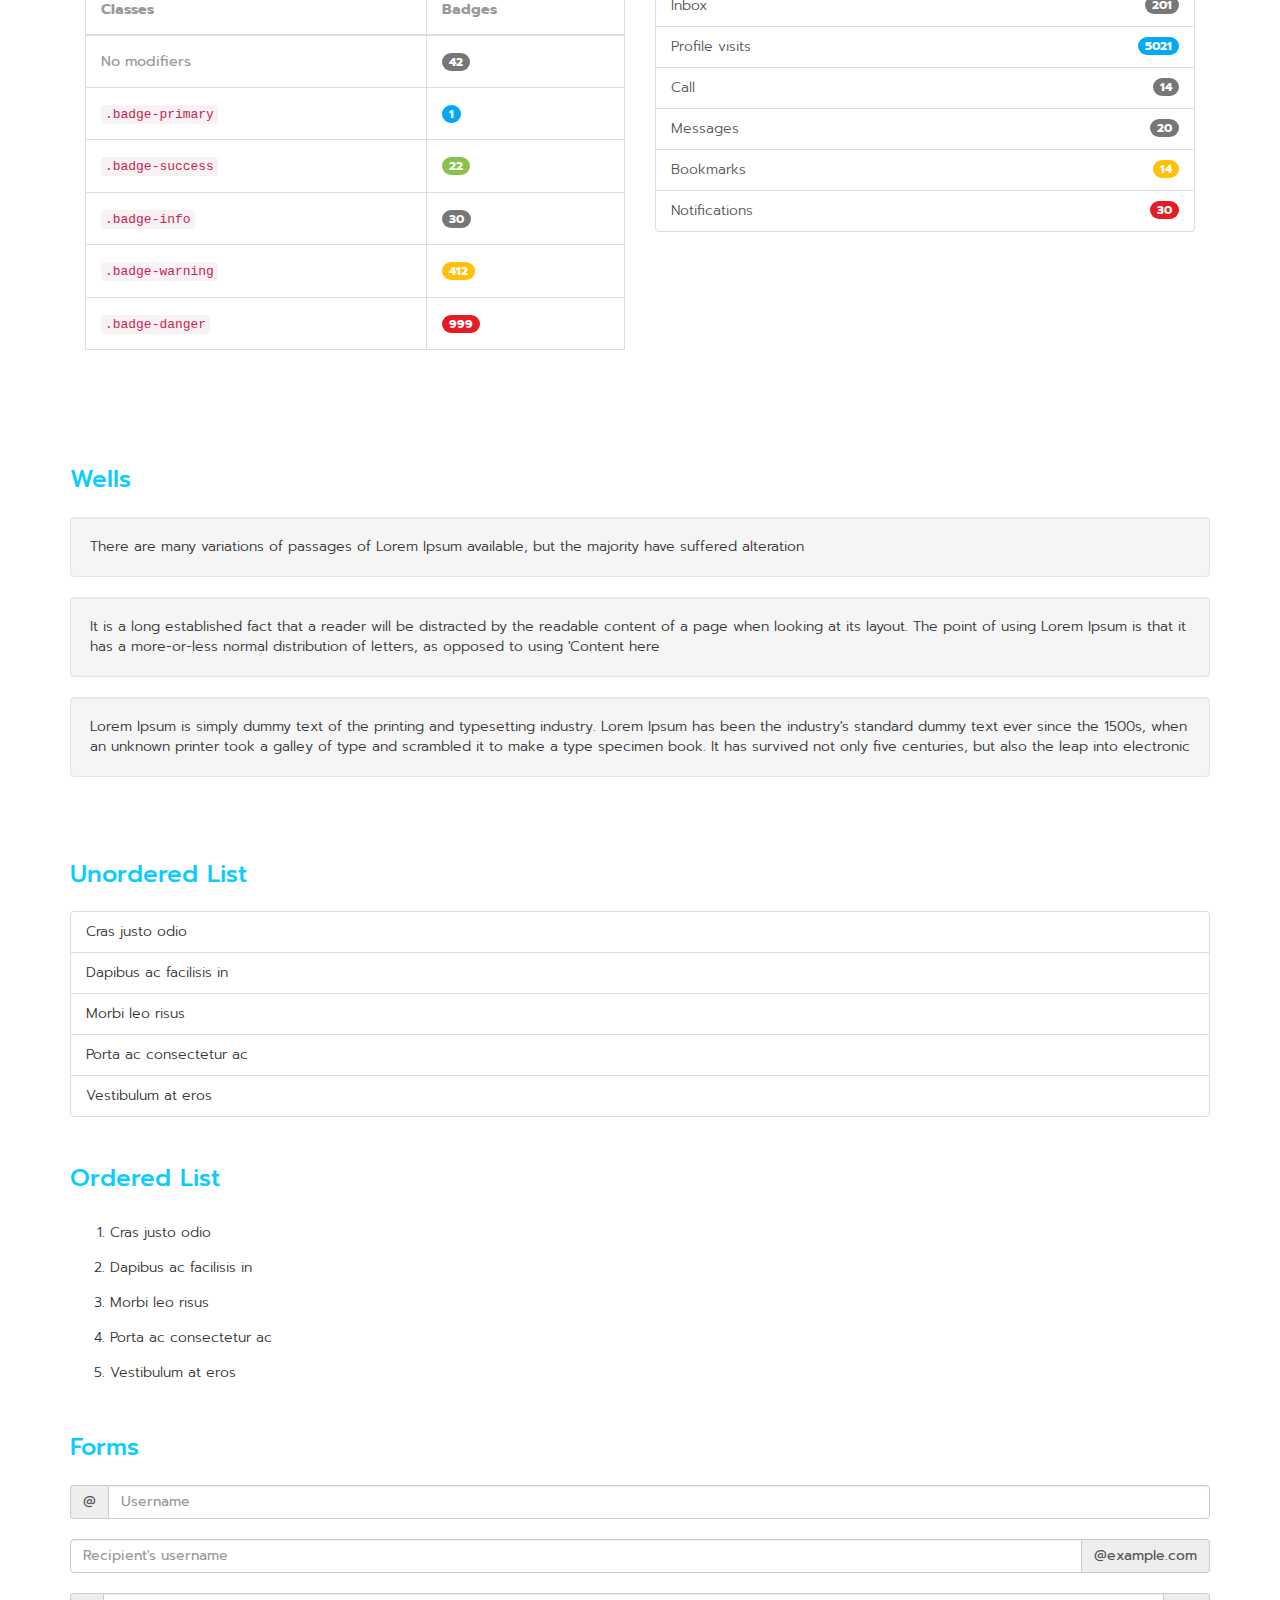
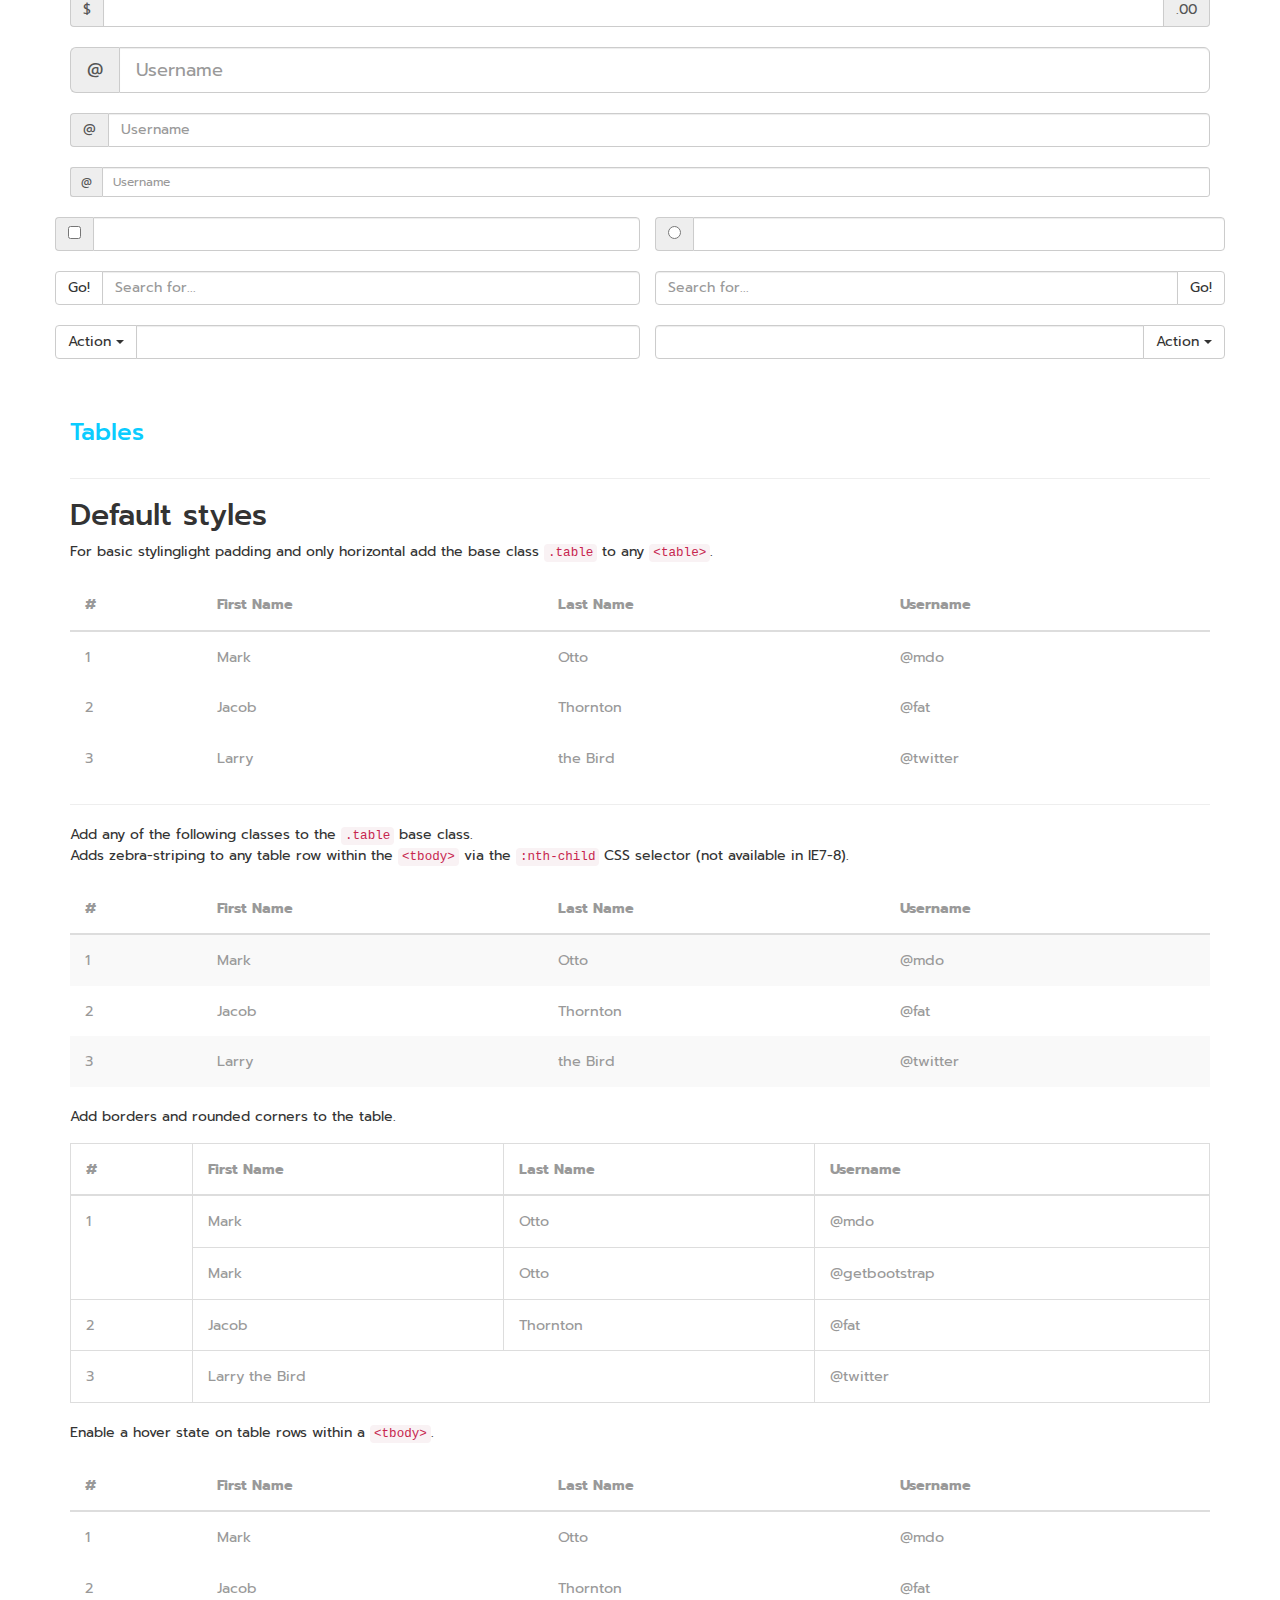
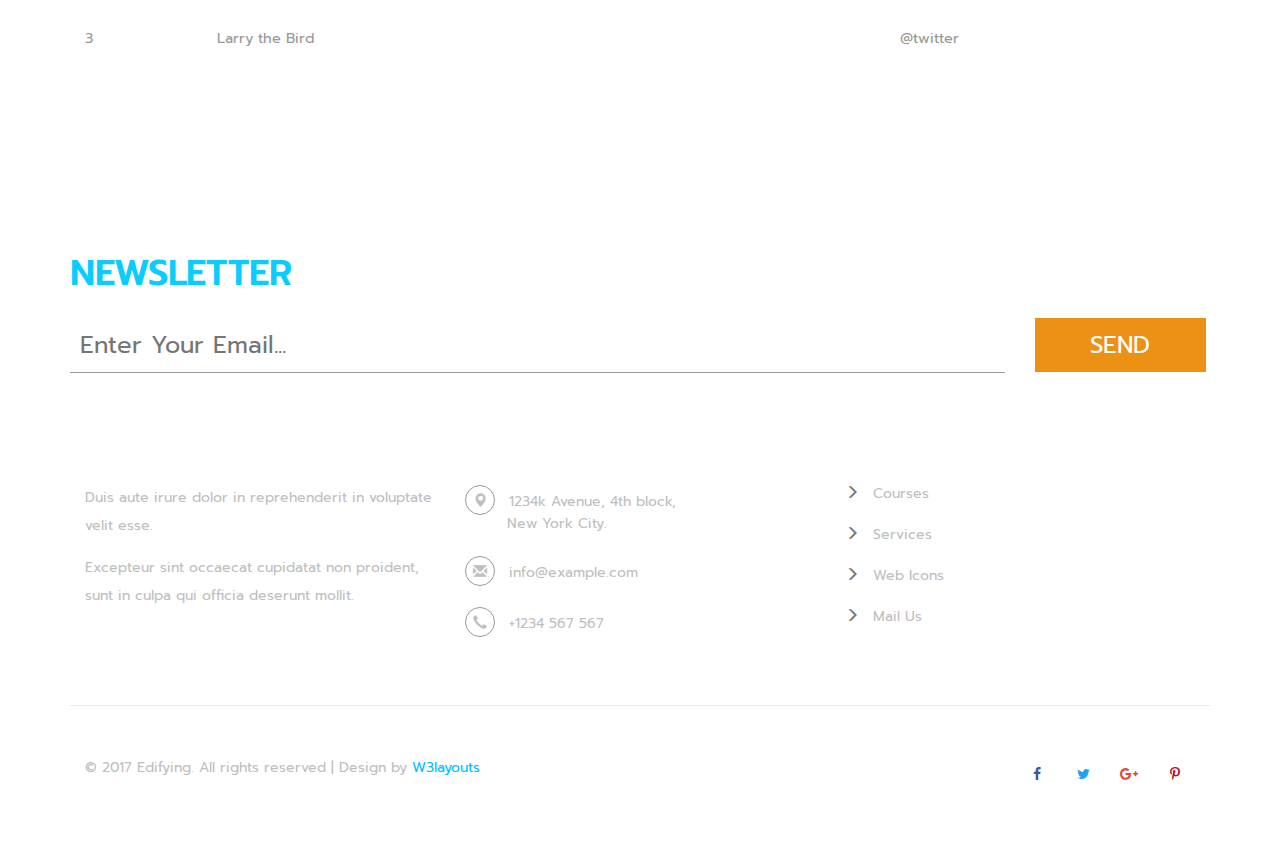
<file: edifying-web_Free09-02-2017_1516774807/web/typography.html>
<!--
author: W3layouts
author URL: http://w3layouts.com
License: Creative Commons Attribution 3.0 Unported
License URL: http://creativecommons.org/licenses/by/3.0/
-->
<!DOCTYPE html>
<html lang="en">
<head>
<title>Edifying an Educational School Category Flat Bootstrap Responsive Website Template | Typography :: w3layouts</title>
<!-- custom-theme -->
<meta name="viewport" content="width=device-width, initial-scale=1">
<meta http-equiv="Content-Type" content="text/html; charset=utf-8" />
<meta name="keywords" content="Edifying Responsive web template, Bootstrap Web Templates, Flat Web Templates, Android Compatible web template, 
Smartphone Compatible web template, free webdesigns for Nokia, Samsung, LG, SonyEricsson, Motorola web design" />
<script type="application/x-javascript"> addEventListener("load", function() { setTimeout(hideURLbar, 0); }, false);
		function hideURLbar(){ window.scrollTo(0,1); } </script>
<!-- //custom-theme -->
<link href="css/bootstrap.css" rel="stylesheet" type="text/css" media="all" />
<link href="css/style.css" rel="stylesheet" type="text/css" media="all" />
<!-- js -->
<script type="text/javascript" src="js/jquery-2.1.4.min.js"></script>
<!-- //js -->
<!-- font-awesome-icons -->
<link href="css/font-awesome.css" rel="stylesheet"> 
<!-- //font-awesome-icons -->
<link href="//fonts.googleapis.com/css?family=Prompt:100,100i,200,200i,300,300i,400,400i,500,500i,600,600i,700,700i,800,800i,900,900i&amp;subset=latin-ext,thai,vietnamese" rel="stylesheet"></head>
	
<body>
<!-- banner -->
	<div class="banner1">
		<nav class="navbar navbar-default">
			<div class="navbar-header navbar-left">
				<button type="button" class="navbar-toggle collapsed" data-toggle="collapse" data-target="#bs-example-navbar-collapse-1">
					<span class="sr-only">Toggle navigation</span>
					<span class="icon-bar"></span>
					<span class="icon-bar"></span>
					<span class="icon-bar"></span>
				</button>
				<h1><a class="navbar-brand" href="index.html"><span>E</span>difying</a></h1>
			</div>
			<!-- Collect the nav links, forms, and other content for toggling -->
			<div class="collapse navbar-collapse navbar-right" id="bs-example-navbar-collapse-1">
				<nav class="link-effect-2" id="link-effect-2">
					<ul class="nav navbar-nav">
						<li><a href="index.html"><span data-hover="Home">Home</span></a></li>
						<li><a href="courses.html"><span data-hover="Courses">Courses</span></a></li>
						<li><a href="services.html"><span data-hover="Services">Services</span></a></li>
						<li class="dropdown active">
							<a href="#" class="dropdown-toggle" data-toggle="dropdown"><span data-hover="Short Codes">Short Codes</span> <b class="caret"></b></a>
							<ul class="dropdown-menu agile_short_dropdown">
								<li><a href="icons.html">Web Icons</a></li>
								<li><a href="typography.html">Typography</a></li>
							</ul>
						</li>
						<li><a href="mail.html"><span data-hover="Mail Us">Mail Us</span></a></li>
					</ul>
				</nav>
			</div>
			<div class="w3_agile_phone">
				<p><i class="fa fa-phone" aria-hidden="true"></i> +123 234 233</p>
			</div>
		</nav>
		<div class="wthree_banner1_info">
			<div class="container">
				<h3><span>T</span>ypography</h3>
			</div>
		</div>
	</div>
<!-- //banner -->	
<!-- typography -->
	<div class="courses">
		<div class="container">
			<div class="grid_3 grid_4 w3layouts">
				<h3 class="hdg">Headings</h3>
				<div class="bs-example">
					<table class="table">
						<tbody>
							<tr>
								<td><h1 id="h1.-bootstrap-heading">h1. Bootstrap heading<a class="anchorjs-link" href="#h1.-bootstrap-heading"><span class="anchorjs-icon"></span></a></h1></td>
								<td class="type-info">Semibold 36px</td>
							</tr>
							<tr>
								<td><h2 id="h2.-bootstrap-heading">h2. Bootstrap heading<a class="anchorjs-link" href="#h2.-bootstrap-heading"><span class="anchorjs-icon"></span></a></h2></td>
								<td class="type-info">Semibold 30px</td>
							</tr>
							<tr>
								<td><h3 id="h3.-bootstrap-heading">h3. Bootstrap heading<a class="anchorjs-link" href="#h3.-bootstrap-heading"><span class="anchorjs-icon"></span></a></h3></td>
								<td class="type-info">Semibold 24px</td>
							</tr>
							<tr>
								<td><h4 id="h4.-bootstrap-heading">h4. Bootstrap heading<a class="anchorjs-link" href="#h4.-bootstrap-heading"><span class="anchorjs-icon"></span></a></h4></td>
								<td class="type-info">Semibold 18px</td>
							</tr>
							<tr>
								<td><h5 id="h5.-bootstrap-heading">h5. Bootstrap heading<a class="anchorjs-link" href="#h5.-bootstrap-heading"><span class="anchorjs-icon"></span></a></h5></td>
								<td class="type-info">Semibold 14px</td>
							</tr>
							<tr>
								<td><h6>h6. Bootstrap heading</h6></td>
								<td class="type-info">Semibold 12px</td>
							</tr>
						</tbody>
					</table>
				</div>
			</div>
			<div class="grid_3 grid_5 w3">
				<h3>Buttons</h3>
				<h1>
					<a href="#"><span class="label label-default">Default</span></a>
					<a href="#"><span class="label label-primary">Primary</span></a>
					<a href="#"><span class="label label-success">Success</span></a>
					<a href="#"><span class="label label-info">Info</span></a>
					<a href="#"><span class="label label-warning">Warning</span></a>
					<a href="#"><span class="label label-danger">Danger</span></a>
				</h1>
				<h2>
					<a href="#"><span class="label label-default">Default</span></a>
					<a href="#"><span class="label label-primary">Primary</span></a>
					<a href="#"><span class="label label-success">Success</span></a>
					<a href="#"><span class="label label-info">Info</span></a>
					<a href="#"><span class="label label-warning">Warning</span></a>
					<a href="#"><span class="label label-danger">Danger</span></a>
				</h2>
				<h3>
					<a href="#"><span class="label label-default">Default</span></a>
					<a href="#"><span class="label label-primary">Primary</span></a>
					<a href="#"><span class="label label-success">Success</span></a>
					<a href="#"><span class="label label-info">Info</span></a>
					<a href="#"><span class="label label-warning">Warning</span></a>
					<a href="#"><span class="label label-danger">Danger</span></a>
				</h3>
				<h4>
					<a href="#"><span class="label label-default">Default</span></a>
					<a href="#"><span class="label label-primary">Primary</span></a>
					<a href="#"><span class="label label-success">Success</span></a>
					<a href="#"><span class="label label-info">Info</span></a>
					<a href="#"><span class="label label-warning">Warning</span></a>
					<a href="#"><span class="label label-danger">Danger</span></a>
				</h4>
				<h5>
					<a href="#"><span class="label label-default">Default</span></a>
					<a href="#"><span class="label label-primary">Primary</span></a>
					<a href="#"><span class="label label-success">Success</span></a>
					<a href="#"><span class="label label-info">Info</span></a>
					<a href="#"><span class="label label-warning">Warning</span></a>
					<a href="#"><span class="label label-danger">Danger</span></a>
				</h5>
				<h6>
					<a href="#"><span class="label label-default">Default</span></a>
					<a href="#"><span class="label label-primary">Primary</span></a>
					<a href="#"><span class="label label-success">Success</span></a>
					<a href="#"><span class="label label-info">Info</span></a>
					<a href="#"><span class="label label-warning">Warning</span></a>
					<a href="#"><span class="label label-danger">Danger</span></a>
				</h6>
			</div>		
			<div class="grid_3 grid_5 w3l">
				<h3>Progress Bars</h3>
				<div class="tab-content">
					<div class="tab-pane active" id="domprogress">
						<div class="progress">    
							<div class="progress-bar progress-bar-primary" style="width: 20%"></div>
						</div>
						<p>Info with <code>progress-bar-info</code> class.</p>
						<div class="progress">    
							<div class="progress-bar progress-bar-info" style="width: 60%"></div>
						</div>
						<p>Success with <code>progress-bar-success</code> class.</p>
						<div class="progress">
							<div class="progress-bar progress-bar-success" style="width: 30%"></div>
						</div>
						<p>Warning with <code>progress-bar-warning</code> class.</p>
						<div class="progress">
							<div class="progress-bar progress-bar-warning" style="width: 70%"></div>
						</div>
						<p>Danger with <code>progress-bar-danger</code> class.</p>
						<div class="progress">
							<div class="progress-bar progress-bar-danger" style="width: 50%"></div>
						</div>
						<p>Inverse with <code>progress-bar-inverse</code> class.</p>
						<div class="progress">
							<div class="progress-bar progress-bar-inverse" style="width: 40%"></div>
						</div>
						<p>Inverse with <code>progress-bar-inverse</code> class.</p>
						<div class="progress">
							<div class="progress-bar progress-bar-success" style="width: 35%"><span class="sr-only">35% Complete (success)</span></div>
							<div class="progress-bar progress-bar-warning" style="width: 20%"><span class="sr-only">20% Complete (warning)</span></div>
							<div class="progress-bar progress-bar-danger" style="width: 10%"><span class="sr-only">10% Complete (danger)</span></div>
						</div>
					</div>
				</div>
			</div>
			<div class="grid_3 grid_5 w3ls">
				<h3>Alerts</h3>
				<div class="alert alert-success" role="alert">
					<strong>Well done!</strong> You successfully read this important alert message.
				</div>
				<div class="alert alert-info" role="alert">
					<strong>Heads up!</strong> This alert needs your attention, but it's not super important.
				</div>
				<div class="alert alert-warning" role="alert">
					<strong>Warning!</strong> Best check yo self, you're not looking too good.
				</div>
				<div class="alert alert-danger" role="alert">
					<strong>Oh snap!</strong> Change a few things up and try submitting again.
				</div>
			</div>
			<div class="grid_3 grid_5 agileits">
				<h3>Pagination</h3>
				<div class="col-md-6">
					<nav>
						<ul class="pagination pagination-lg">
							<li><a href="#" aria-label="Previous"><span aria-hidden="true">«</span></a></li>
							<li><a href="#">1</a></li>
							<li><a href="#">2</a></li>
							<li><a href="#">3</a></li>
							<li><a href="#">4</a></li>
							<li><a href="#">5</a></li>
							<li><a href="#" aria-label="Next"><span aria-hidden="true">»</span></a></li>
						</ul>
					</nav>
					<nav>
						<ul class="pagination">
							<li><a href="#" aria-label="Previous"><span aria-hidden="true">«</span></a></li>
							<li><a href="#">1</a></li>
							<li><a href="#">2</a></li>
							<li><a href="#">3</a></li>
							<li><a href="#">4</a></li>
							<li><a href="#">5</a></li>
							<li><a href="#" aria-label="Next"><span aria-hidden="true">»</span></a></li>
						</ul>
					</nav>
					<nav>
						<ul class="pagination pagination-sm">
							<li><a href="#" aria-label="Previous"><span aria-hidden="true">«</span></a></li>
							<li><a href="#">1</a></li>
							<li><a href="#">2</a></li>
							<li><a href="#">3</a></li>
							<li><a href="#">4</a></li>
							<li><a href="#">5</a></li>
							<li><a href="#" aria-label="Next"><span aria-hidden="true">»</span></a></li>
						</ul>
					</nav>
				</div>
				<div class="col-md-6">
					<ul class="pagination pagination-lg">
						<li class="disabled"><a href="#"><i class="fa fa-angle-left">«</i></a></li>
						<li class="active"><a href="#">1</a></li>
						<li><a href="#">2</a></li>
						<li><a href="#">3</a></li>
						<li><a href="#">4</a></li>
						<li><a href="#">5</a></li>
						<li><a href="#"><i class="fa fa-angle-right">»</i></a></li>
					</ul>
					<nav>
						<ul class="pagination">
							<li class="disabled"><a href="#" aria-label="Previous"><span aria-hidden="true">«</span></a></li>
							<li class="active"><a href="#">1 <span class="sr-only">(current)</span></a></li>
							<li><a href="#">2</a></li>
							<li><a href="#">3</a></li>
							<li><a href="#">4</a></li>
							<li><a href="#">5</a></li>
							<li><a href="#" aria-label="Next"><span aria-hidden="true">»</span></a></li>
						</ul>
					</nav>
					<ul class="pagination pagination-sm">
						<li class="disabled"><a href="#"><i class="fa fa-angle-left">«</i></a></li>
						<li class="active"><a href="#">1</a></li>
						<li><a href="#">2</a></li>
						<li><a href="#">3</a></li>
						<li><a href="#">4</a></li>
						<li><a href="#">5</a></li>
						<li><a href="#"><i class="fa fa-angle-right">»</i></a></li>
					</ul>
				</div>
				<div class="clearfix"> </div>
			</div>
			<div class="grid_3 grid_5 agileinfo">
				<h3>Breadcrumbs</h3>
				<ol class="breadcrumb">
					<li class="active">Home</li>
				</ol>
				<ol class="breadcrumb">
					<li><a href="#">Home</a></li>
					<li class="active">Library</li>
				</ol>
				<ol class="breadcrumb">
					<li><a href="#">Home</a></li>
					<li><a href="#">Library</a></li>
					<li class="active">Data</li>
				</ol>
			</div>
			<div class="grid_3 grid_5 wthree">
				<h3>Badges</h3>
				<div class="col-md-6 agileits-w3layouts">
					<p>Add modifier classes to change the appearance of a badge.</p>
					<table class="table table-bordered">
						<thead>
							<tr>
								<th>Classes</th>
								<th>Badges</th>
							</tr>
						</thead>
						<tbody>
							<tr>
								<td>No modifiers</td>
								<td><span class="badge">42</span></td>
							</tr>
							<tr>
								<td><code>.badge-primary</code></td>
								<td><span class="badge badge-primary">1</span></td>
							</tr>
							<tr>
								<td><code>.badge-success</code></td>
								<td><span class="badge badge-success">22</span></td>
							</tr>
							<tr>
								<td><code>.badge-info</code></td>
								<td><span class="badge badge-info">30</span></td>
							</tr>
							<tr>
								<td><code>.badge-warning</code></td>
								<td><span class="badge badge-warning">412</span></td>
							</tr>
							<tr>
								<td><code>.badge-danger</code></td>
								<td><span class="badge badge-danger">999</span></td>
							</tr>
						</tbody>
					</table>                    
				</div>
				<div class="col-md-6 w3-agileits">
					<p>Easily highlight new or unread items with the <code>.badge</code> class</p>
					<div class="list-group list-group-alternate"> 
						<a href="#" class="list-group-item"><span class="badge">201</span> <i class="ti ti-email"></i> Inbox </a> 
						<a href="#" class="list-group-item"><span class="badge badge-primary">5021</span> <i class="ti ti-eye"></i> Profile visits </a> 
						<a href="#" class="list-group-item"><span class="badge">14</span> <i class="ti ti-headphone-alt"></i> Call </a> 
						<a href="#" class="list-group-item"><span class="badge">20</span> <i class="ti ti-comments"></i> Messages </a> 
						<a href="#" class="list-group-item"><span class="badge badge-warning">14</span> <i class="ti ti-bookmark"></i> Bookmarks </a> 
						<a href="#" class="list-group-item"><span class="badge badge-danger">30</span> <i class="ti ti-bell"></i> Notifications </a> 
					</div>
				</div>
			   <div class="clearfix"> </div>
			</div>	 
			<div class="grid_3 grid_5 agile">
				<h3>Wells</h3>
				<div class="well">
					There are many variations of passages of Lorem Ipsum available, but the majority have suffered alteration
				</div>
				<div class="well">
					It is a long established fact that a reader will be distracted by the readable content of a page when looking at its layout. The point of using Lorem Ipsum is that it has a more-or-less normal distribution of letters, as opposed to using 'Content here
				</div>
				<div class="well">
						Lorem Ipsum is simply dummy text of the printing and typesetting industry. Lorem Ipsum has been the industry's standard dummy text ever since the 1500s, when an unknown printer took a galley of type and scrambled it to make a type specimen book. It has survived not only five centuries, but also the leap into electronic
				</div>
			</div>
			<h3 class="bars">Unordered List</h3>
			<ul class="list-group w3-agile">
			  <li class="list-group-item">Cras justo odio</li>
			  <li class="list-group-item">Dapibus ac facilisis in</li>
			  <li class="list-group-item">Morbi leo risus</li>
			  <li class="list-group-item">Porta ac consectetur ac</li>
			  <li class="list-group-item">Vestibulum at eros</li>
			</ul>
			<h3 class="bars">Ordered List</h3>
			<ol>
				<li class="list-group-item1">Cras justo odio</li>
				<li class="list-group-item1">Dapibus ac facilisis in</li>
				<li class="list-group-item1">Morbi leo risus</li>
				<li class="list-group-item1">Porta ac consectetur ac</li>
				<li class="list-group-item1">Vestibulum at eros</li>
			</ol>
			<h3 class="bars">Forms</h3>
			<div class="input-group w3_w3layouts">
				<span class="input-group-addon" id="basic-addon1">@</span>
				<input type="text" class="form-control" placeholder="Username" aria-describedby="basic-addon1">
			</div>
			<div class="input-group w3_w3layouts">
				<input type="text" class="form-control" placeholder="Recipient's username" aria-describedby="basic-addon2">
				<span class="input-group-addon" id="basic-addon2">@example.com</span>
			</div>
			<div class="input-group w3_w3layouts">
				<span class="input-group-addon">$</span>
					<input type="text" class="form-control" aria-label="Amount (to the nearest dollar)">
				<span class="input-group-addon">.00</span>
			</div>
			<div class="input-group input-group-lg w3_w3layouts">
				<span class="input-group-addon" id="sizing-addon1">@</span>
				<input type="text" class="form-control" placeholder="Username" aria-describedby="sizing-addon1">
			</div>
			<div class="input-group w3_w3layouts">
				<span class="input-group-addon" id="sizing-addon2">@</span>
				<input type="text" class="form-control" placeholder="Username" aria-describedby="sizing-addon2">
			</div>
			<div class="input-group input-group-sm w3_w3layouts">
				<span class="input-group-addon" id="sizing-addon3">@</span>
				<input type="text" class="form-control" placeholder="Username" aria-describedby="sizing-addon3">
			</div>
			<div class="row">
				<div class="col-lg-6 in-gp-tl">
					<div class="input-group">
						<span class="input-group-addon">
							<input type="checkbox" aria-label="...">
						</span>
						<input type="text" class="form-control" aria-label="...">
					</div><!-- /input-group -->
				</div><!-- /.col-lg-6 -->
				<div class="col-lg-6 in-gp-tb">
					<div class="input-group">
						<span class="input-group-addon">
							<input type="radio" aria-label="...">
						</span>
						<input type="text" class="form-control" aria-label="...">
					</div><!-- /input-group -->
				</div><!-- /.col-lg-6 -->
			</div><!-- /.row -->
			<div class="row">
				<div class="col-lg-6 in-gp-tl">
					<div class="input-group">
						<span class="input-group-btn">
							<button class="btn btn-default" type="button">Go!</button>
						</span>
						<input type="text" class="form-control" placeholder="Search for...">
					</div><!-- /input-group -->
				</div><!-- /.col-lg-6 -->
				<div class="col-lg-6 in-gp-tb">
					<div class="input-group">
						<input type="text" class="form-control" placeholder="Search for...">
						<span class="input-group-btn">
							<button class="btn btn-default" type="button">Go!</button>
						</span>
					</div><!-- /input-group -->
				</div><!-- /.col-lg-6 -->
			</div><!-- /.row -->
			<div class="row">
				<div class="col-lg-6 in-gp-tl">
					<div class="input-group">
						<div class="input-group-btn">
							<button type="button" class="btn btn-default dropdown-toggle" data-toggle="dropdown" aria-haspopup="true" aria-expanded="false">Action <span class="caret"></span></button>
							<ul class="dropdown-menu">
								<li><a href="#">Action</a></li>
								<li><a href="#">Another action</a></li>
								<li><a href="#">Something else here</a></li>
								<li role="separator" class="divider"></li>
								<li><a href="#">Separated link</a></li>
							</ul>
						</div><!-- /btn-group -->
						<input type="text" class="form-control" aria-label="...">
					</div><!-- /input-group -->
				</div><!-- /.col-lg-6 -->
				<div class="col-lg-6 in-gp-tb">
					<div class="input-group">
						<input type="text" class="form-control" aria-label="...">
						<div class="input-group-btn">
							<button type="button" class="btn btn-default dropdown-toggle" data-toggle="dropdown" aria-haspopup="true" aria-expanded="false">Action <span class="caret"></span></button>
							<ul class="dropdown-menu dropdown-menu-right">
								<li><a href="#">Action</a></li>
								<li><a href="#">Another action</a></li>
								<li><a href="#">Something else here</a></li>
								<li role="separator" class="divider"></li>
								<li><a href="#">Separated link</a></li>
							</ul>
						</div><!-- /btn-group -->
					</div><!-- /input-group -->
				</div><!-- /.col-lg-6 -->
			</div><!-- /.row -->
			<div class="page-header">
				<h3 class="bars">Tables</h3>
			</div>
			<h2 class="typoh2">Default styles</h2>
			<p>For basic stylinglight padding and only horizontal add the base class <code>.table</code> to any <code>&lt;table&gt;</code>.</p>
			<div class="bs-docs-example">
				<table class="table">
					<thead>
						<tr>
							<th>#</th>
							<th>First Name</th>
							<th>Last Name</th>
							<th>Username</th>
						</tr>
					</thead>
					<tbody>
						<tr>
							<td>1</td>
							<td>Mark</td>
							<td>Otto</td>
							<td>@mdo</td>
						</tr>
						<tr>
							<td>2</td>
							<td>Jacob</td>
							<td>Thornton</td>
							<td>@fat</td>
						</tr>
						<tr>
							<td>3</td>
							<td>Larry</td>
							<td>the Bird</td>
							<td>@twitter</td>
						</tr>
					</tbody>
				</table>
			</div>
			<hr class="bs-docs-separator">
			<p>Add any of the following classes to the <code>.table</code> base class.</p>
			<p>Adds zebra-striping to any table row within the <code>&lt;tbody&gt;</code> via the <code>:nth-child</code> CSS selector (not available in IE7-8).</p>
			<div class="bs-docs-example">
				<table class="table table-striped">
					<thead>
						<tr>
							<th>#</th>
							<th>First Name</th>
							<th>Last Name</th>
							<th>Username</th>
						</tr>
					</thead>
					<tbody>
						<tr>
							<td>1</td>
							<td>Mark</td>
							<td>Otto</td>
							<td>@mdo</td>
						</tr>
						<tr>
							<td>2</td>
							<td>Jacob</td>
							<td>Thornton</td>
							<td>@fat</td>
						</tr>
						<tr>
							<td>3</td>
							<td>Larry</td>
							<td>the Bird</td>
							<td>@twitter</td>
						</tr>
					</tbody>
				</table>
			</div>
			<p>Add borders and rounded corners to the table.</p>
			<div class="bs-docs-example">
				<table class="table table-bordered">
					<thead>
						<tr>
							<th>#</th>
							<th>First Name</th>
							<th>Last Name</th>
							<th>Username</th>
						</tr>
					</thead>
					<tbody>
						<tr>
							<td rowspan="2">1</td>
							<td>Mark</td>
							<td>Otto</td>
							<td>@mdo</td>
						</tr>
						<tr>
							<td>Mark</td>
							<td>Otto</td>
							<td>@getbootstrap</td>
						</tr>
						<tr>
							<td>2</td>
							<td>Jacob</td>
							<td>Thornton</td>
							<td>@fat</td>
						</tr>
						<tr>
							<td>3</td>
							<td colspan="2">Larry the Bird</td>
							<td>@twitter</td>
						</tr>
					</tbody>
				</table>
			</div>
			<p>Enable a hover state on table rows within a <code>&lt;tbody&gt;</code>.</p>
			<div class="bs-docs-example">
				<table class="table table-hover">
					<thead>
						<tr>
						  <th>#</th>
						  <th>First Name</th>
						  <th>Last Name</th>
						  <th>Username</th>
						</tr>
					</thead>
					<tbody>
						<tr>
						  <td>1</td>
						  <td>Mark</td>
						  <td>Otto</td>
						  <td>@mdo</td>
						</tr>
						<tr>
						  <td>2</td>
						  <td>Jacob</td>
						  <td>Thornton</td>
						  <td>@fat</td>
						</tr>
						<tr>
						  <td>3</td>
						  <td colspan="2">Larry the Bird</td>
						  <td>@twitter</td>
						</tr>
					</tbody>
				</table>
			</div>
		</div>
	</div>
<!-- typography -->
<!-- footer -->
	<div class="footer">
		<div class="container">
			<h2>Subscribe to <span>Newsletter</span></h2>
			<form action="#" method="post">
				<input type="email" name="Email" placeholder="Enter Your Email..." required="">
				<input type="submit" value="Send">
			</form>
			<div class="agile_footer_copy">
				<div class="w3agile_footer_grids">
					<div class="col-md-4 w3agile_footer_grid">
						<h3>About Us</h3>
						<p>Duis aute irure dolor in reprehenderit in voluptate velit esse.<span>Excepteur sint occaecat cupidatat 
							non proident, sunt in culpa qui officia deserunt mollit.</span></p>
					</div>
					<div class="col-md-4 w3agile_footer_grid">
						<h3>Contact Info</h3>
						<ul>
							<li><i class="glyphicon glyphicon-map-marker" aria-hidden="true"></i>1234k Avenue, 4th block, <span>New York City.</span></li>
							<li><i class="glyphicon glyphicon-envelope" aria-hidden="true"></i><a href="mailto:info@example.com">info@example.com</a></li>
							<li><i class="glyphicon glyphicon-earphone" aria-hidden="true"></i>+1234 567 567</li>
						</ul>
					</div>
					<div class="col-md-4 w3agile_footer_grid w3agile_footer_grid1">
						<h3>Navigation</h3>
						<ul>
							<li><span class="glyphicon glyphicon-menu-right" aria-hidden="true"></span><a href="courses.html">Courses</a></li>
							<li><span class="glyphicon glyphicon-menu-right" aria-hidden="true"></span><a href="services.html">Services</a></li>
							<li><span class="glyphicon glyphicon-menu-right" aria-hidden="true"></span><a href="icons.html">Web Icons</a></li>
							<li><span class="glyphicon glyphicon-menu-right" aria-hidden="true"></span><a href="mail.html">Mail Us</a></li>
						</ul>
					</div>
					<div class="clearfix"> </div>
				</div>
			</div>
			<div class="w3_agileits_copy_right_social">
				<div class="col-md-6 agileits_w3layouts_copy_right">
					<p>&copy; 2017 Edifying. All rights reserved | Design by <a href="http://w3layouts.com/">W3layouts</a></p>
				</div>
				<div class="col-md-6 w3_agile_copy_right">
					<ul class="agileinfo_social_icons">
						<li><a href="#" class="w3_agileits_facebook"><i class="fa fa-facebook" aria-hidden="true"></i></a></li>
						<li><a href="#" class="wthree_twitter"><i class="fa fa-twitter" aria-hidden="true"></i></a></li>
						<li><a href="#" class="agileinfo_google"><i class="fa fa-google-plus" aria-hidden="true"></i></a></li>
						<li><a href="#" class="agileits_pinterest"><i class="fa fa-pinterest-p" aria-hidden="true"></i></a></li>
					</ul>
				</div>
				<div class="clearfix"> </div>
			</div>
		</div>
	</div>
<!-- //footer -->
<!-- start-smooth-scrolling -->
<script type="text/javascript" src="js/move-top.js"></script>
<script type="text/javascript" src="js/easing.js"></script>
<script type="text/javascript">
	jQuery(document).ready(function($) {
		$(".scroll").click(function(event){		
			event.preventDefault();
			$('html,body').animate({scrollTop:$(this.hash).offset().top},1000);
		});
	});
</script>
<!-- start-smooth-scrolling -->
<!-- for bootstrap working -->
	<script src="js/bootstrap.js"></script>
<!-- //for bootstrap working -->
<!-- here stars scrolling icon -->
	<script type="text/javascript">
		$(document).ready(function() {
			/*
				var defaults = {
				containerID: 'toTop', // fading element id
				containerHoverID: 'toTopHover', // fading element hover id
				scrollSpeed: 1200,
				easingType: 'linear' 
				};
			*/
								
			$().UItoTop({ easingType: 'easeOutQuart' });
								
			});
	</script>
<!-- //here ends scrolling icon -->
</body>
</html>
</file>
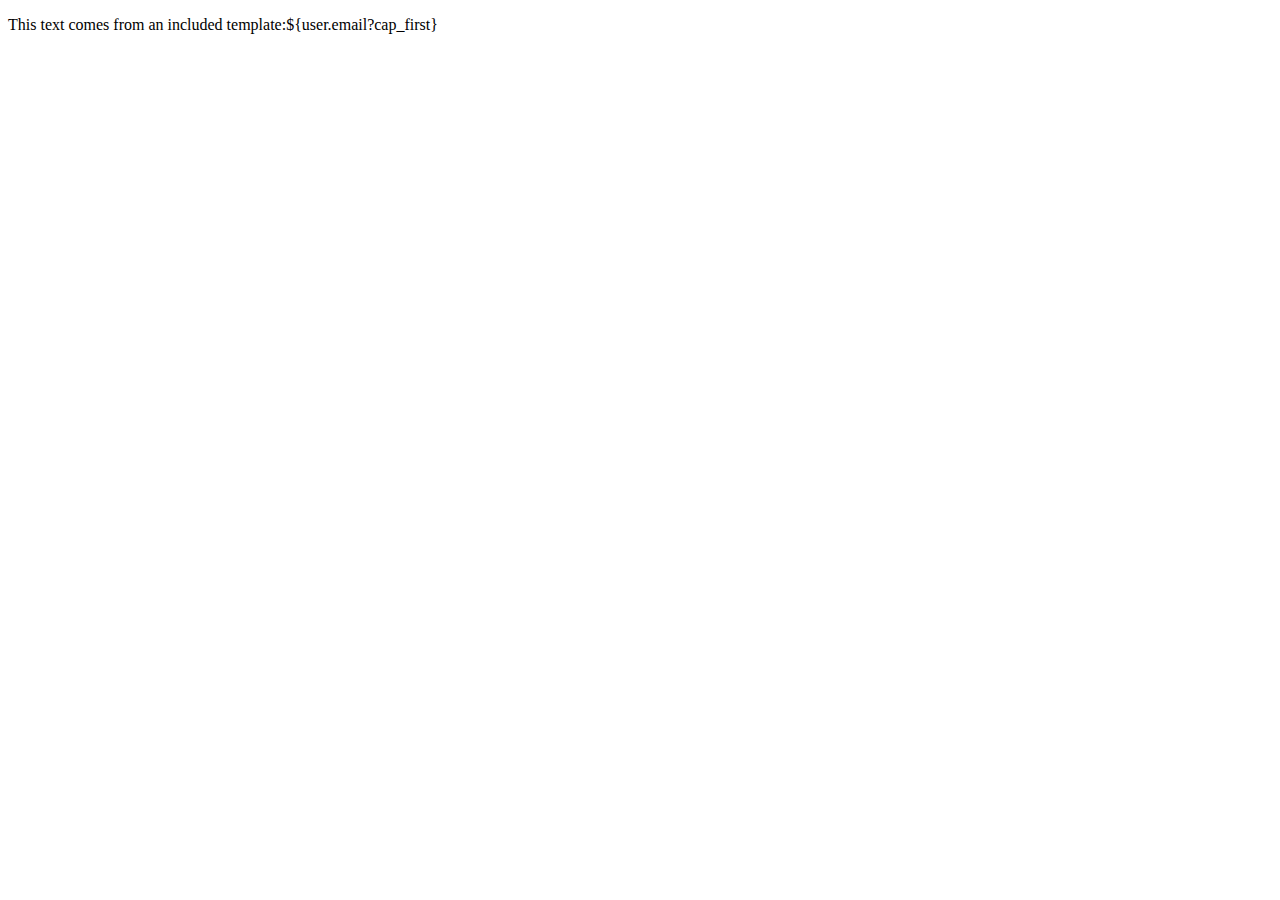
<file: web/templates/profile.html>
<!DOCTYPE html>
<html lang="en">
<head>
    <meta charset="UTF-8">
    <title>Profile</title>

</head>
<body>

<p>This text comes from an included template:${user.email?cap_first}</p>

</body>
</html>
</file>
<file: edifying-web_Free09-02-2017_1516774807/web/css/style.css>
/*--
Author: W3layouts
Author URL: http://w3layouts.com
License: Creative Commons Attribution 3.0 Unported
License URL: http://creativecommons.org/licenses/by/3.0/
--*/
html, body{
    font-size: 100%;
	font-family: 'Prompt', sans-serif;
	background:#ffffff;
	margin: 0;
}
p,ul li,ol li{
	margin:0;
	font-size:14px;
}
h1,h2,h3,h4,h5,h6{
	font-family: 'Prompt', sans-serif;
	margin:0;
}
ul,label{
	margin:0;
	padding:0;
}
body a:hover{
	text-decoration:none;
}
input[type="submit"],input[type="reset"],a,.w3_agileits_services1_grid1{
	-webkit-transition: 0.5s ease-in;
    -moz-transition: 0.5s ease-in;
    -ms-transition: 0.5s ease-in;
    -o-transition: 0.5s ease-in;
    transition:0.5s ease-in;
}
/*-- banner --*/
.banner{
	background:url(../images/banner.jpg) no-repeat 0px 0px;
	background-size:cover;
	-webkit-background-size:cover;
	-moz-background-size:cover;
	-o-background-size:cover;
	-ms-background-size:cover;
	min-height:770px;
	position: relative;
}
.banner1{
	background:url(../images/banner.jpg) no-repeat 0px 0px;
	background-size:cover;
	-webkit-background-size:cover;
	-moz-background-size:cover;
	-o-background-size:cover;
	-ms-background-size:cover;
	min-height:300px;
}
/*-- nav --*/
.navbar-default {
    background: none;
    border: none;
}
.navbar {
    margin-bottom: 0;
}
.navbar-collapse {
    padding: 0;
}
.navbar-right {
    margin-right: 0;
}
.navbar-default .navbar-nav > .active > a, .navbar-default .navbar-nav > .active > a:hover, .navbar-default .navbar-nav > .active > a:focus {
    color:#ec9114;
    background:none;
}
.navbar-default .navbar-nav > li > a {
    font-weight: 500;
    letter-spacing: 1px;
}
.navbar-nav > li > a {
    margin: 0;
    padding:0 1.5em;
    text-transform: uppercase;
}
.navbar-default .navbar-nav > li > a:hover{
    color:#ec9114;
}
.navbar-default .navbar-nav > li > a:focus {
    color: #fff;
	outline:none;
}
nav.navbar.navbar-default {
    background: none;
    padding:2em 2em 0;
}
.navbar-right {
    float: left !important;
    margin: 1em 0 0 18em;
}
.navbar-default .navbar-nav > .open > a, .navbar-default .navbar-nav > .open > a:hover, .navbar-default .navbar-nav > .open > a:focus {
    color:#fff;
    background: none;
}
.navbar-default .navbar-nav > li > a {
    color: #fff;
}
.navbar-default .navbar-nav  > .active.open > a:focus {
	background:transparent;
	color: #fff;
}
.navbar-default .navbar-brand,.navbar-default .navbar-brand:hover, .navbar-default .navbar-brand:focus {
    color: #fff;
}
.navbar-brand {
    height: 42px;
    padding: 0;
    font-size: 1.1em;
    line-height: 35px;
	letter-spacing: 2px;
}
.navbar-brand span{
	color: #0accff;
}
.link-effect-2 a {
  overflow: hidden;
  font-weight: 400;
}
.link-effect-2 a span {
  position: relative;
  display: inline-block;
  -moz-transition: 0.3s;
  -o-transition: 0.3s;
  -webkit-transition: 0.3s;
  transition: 0.3s;
}
.link-effect-2 a span::before {
  color:#ec9114;
  position: absolute;
  top: 100%;
  content: attr(data-hover);
  -moz-transform: translate3d(0, 0, 0);
  -ms-transform: translate3d(0, 0, 0);
  -webkit-transform: translate3d(0, 0, 0);
  transform: translate3d(0, 0, 0);
}
.link-effect-2 a:hover span {
  -moz-transform: translateY(-100%);
  -ms-transform: translateY(-100%);
  -webkit-transform: translateY(-100%);
  transform: translateY(-100%);
}
.agile_short_dropdown {
    border-radius: 0;
    background: #ffffff;
    text-align: center;
	padding:0;
	border: none;
}
.agile_short_dropdown li a{
	text-transform:uppercase;
	color:#212121;
	font-size:13px;
	font-weight:600;
	padding: .8em 0;
}
.agile_short_dropdown > li > a:hover{
    color: #fff;
    text-decoration: none;
    background-color:#ec9114;
}
.w3_agile_phone{
	float:right;
	margin: 1.3em 0 0;
}
.w3_agile_phone p{
	color:#fff;
	font-weight:600;
}
.w3_agile_phone p i{
	padding-right:1em;
}
.agile_banner_info {
	width: 55%;
    margin:15em 0 0 6em;
    padding: 2em;
    border: 2px solid #fff;
    border-left: none;
    position: relative;
}
.agile_banner_info:after,.agile_banner_info:before{
	width:2px;
	height:20px;
	background:#fff;
	position:absolute;
	left:0%;
	content:'';
}
.agile_banner_info:after{
	top:0%;
}
.agile_banner_info:before{
	bottom:0%;
}
.agile_banner_info1{
	margin-left:-8em;
}
.agile_banner_info h3{
	font-size:1em;
	color:#fff;
	text-transform:capitalize;
	line-height:1.5em;
}
.agile_banner_info h3 span{
	color: #fff;
    padding: .2em .8em;
    background:#ec9114;
}
#typed{
	font-size:2em;
	color:#fff;
	text-transform:capitalize;
	line-height:1.5em;
}
#typed i{
	font-style:normal;
	color:#0accff;
	font-weight:600;
}
.banner_agile_para p{
	color: #fff;
    margin: 2em 0 0 7em;
    line-height: 2em;
}
/*-- code for animated blinking cursor --*/
.typed-cursor{
	opacity: 1;
    font-weight: 300;
    -webkit-animation: blink 0.7s infinite;
    -moz-animation: blink 0.7s infinite;
    -ms-animation: blink 0.7s infinite;
    -o-animation: blink 0.7s infinite;
    animation: blink 0.7s infinite;
    color: #fff;
    font-size: 2.5em;
}
@-keyframes blink{
	0% { opacity:1; }
	50% { opacity:0; }
	100% { opacity:1; }
}
@-webkit-keyframes blink{
	0% { opacity:1; }
	50% { opacity:0; }
	100% { opacity:1; }
}
@-moz-keyframes blink{
	0% { opacity:1; }
	50% { opacity:0; }
	100% { opacity:1; }
}
@-ms-keyframes blink{
	0% { opacity:1; }
	50% { opacity:0; }
	100% { opacity:1; }
}
@-o-keyframes blink{
	0% { opacity:1; }
	50% { opacity:0; }
	100% { opacity:1; }
}
/*-- banner-arrow-icon --*/
.scroll-down {
	width: 40px;
    height: 80px;
    position: absolute;
    left: 50%;
    bottom: 0;
    -webkit-transform: translate(-50%, -50%);
    transform: translate(-50%, -50%);
    padding: 14px;
    border-radius: 50px;
    opacity: .6;
    border: 2px solid #fff;
}
.scroll-down .dot {
  width: 9px;
  height: 9px;
  display: block;
  background: #0accff;
  border-radius: 100%;
  box-shadow: 0 17px 0 rgba(224, 70, 129, 0), 0 34px 0 rgba(224, 70, 129, 0);
  -webkit-animation: dotAnimation 1.8s ease-in-out infinite;
  animation: dotAnimation 1.8s ease-in-out infinite;
}

@-webkit-keyframes dotAnimation {
  99% {
    background:#0accff;
    box-shadow: 0 17px 0 rgba(224, 70, 129, 0), 0 34px 0 rgba(224, 70, 129, 0);
  }
  33% {
    background: rgba(224, 70, 129, 0);
    box-shadow: 0 17px 0 #0accff, 0 34px 0 rgba(224, 70, 129, 0);
  }
  66% {
    background: rgba(224, 70, 129, 0);
    box-shadow: 0 17px 0 rgba(224, 70, 129, 0), 0 34px 0 #0accff;
  }
}

@keyframes dotAnimation {
  99% {
    background:#0accff;
    box-shadow: 0 17px 0 rgba(224, 70, 129, 0), 0 34px 0 rgba(224, 70, 129, 0);
  }
  33% {
    background: rgba(224, 70, 129, 0);
    box-shadow: 0 17px 0 #0accff, 0 34px 0 rgba(224, 70, 129, 0);
  }
  66% {
    background: rgba(224, 70, 129, 0);
    box-shadow: 0 17px 0 rgba(224, 70, 129, 0), 0 34px 0 #0accff;
  }
}
.w3_agile_social_icons{
	position:absolute;
	bottom:8%;
	right:10%;
}
.agileinfo_social_icons li{
	display:inline-block;
}
.agileinfo_social_icons li a{
	width: 40px;
    height: 40px;
    border: 2px solid #fff;
    border-radius: 20px;
    text-decoration: none;
    display: block;
    text-align: center;
}
.agileinfo_social_icons li a:hover{
	color:#fff;
}
.agileinfo_social_icons li a i{
	line-height:2.7em;
}
.w3_agileits_facebook{
	color: #3b5998;
}
.w3_agileits_facebook:hover{
	background: #3b5998;
}
.wthree_twitter{
	color: #1da1f2;
}
.wthree_twitter:hover{
	background: #1da1f2;
}
.agileinfo_google{
	color: #dd4b39;
}
.agileinfo_google:hover{
	background: #dd4b39;
}
.agileits_pinterest{
	color: #bd081c;
}
.agileits_pinterest:hover{
	background: #bd081c;
}
.w3_banner_color{
	position: absolute;
    width: 25.3%;
    height: 20px;
    background: #ec9114;
    bottom: 0%;
    right: 19.3%;
}
/*-- banner --*/
/*-- banner-bottom --*/
.w3ls_banner_bottom_left,.register,.testimonials,.courses,.stats-bottom-banner,.services-bottom{
	padding:5em 0;
}
.w3ls_banner_bottom_left1{
	float: left;
    border-right: 2px solid #ec9114;
    width: 13%;
    margin: 3em 0 0;
}
.w3ls_banner_bottom_left1 p{
	font-size:1em;
	color:#212121;
	font-weight:600;
}
.w3ls_banner_bottom_left1 span{
	display:block;
	font-size:1em;
	color:#999;
	margin:1em 0 0;
}
.w3ls_banner_bottom_right1{
	float: right;
    width: 78%;
}
.w3ls_banner_bottom_right1 h2{
	font-size: 1.5em;
    color: #212121;
    line-height: 1.5em;
    text-transform: capitalize;
}
.w3ls_banner_bottom_right1 h2 span{
	color:#0accff;
}
.w3ls_banner_bottom_right1 p{
	margin: 1em 0 3em;
    color: #999;
    line-height: 2em;
}
.button {
	min-width: 150px;
    max-width: 190px;
    display: block;
    background: none;
    vertical-align: middle;
    position: relative;
    z-index: 1;
	-webkit-backface-visibility: hidden;
	-moz-osx-font-smoothing: grayscale;
}
.button:focus {
	outline: none;
	color: #0accff;
}
.button > span {
	vertical-align: middle;
}
/* Nina */
.button--nina {
	padding: 0 2em;
	overflow: hidden;
	-webkit-transition: background-color 0.3s;
	transition: background-color 0.3s;
	text-align: center;
	border:1px solid #212121;
	font-size:1em;
	color:#212121;
	text-decoration:none;
}
.button--nina.button--inverted {
	background: #fff;
	color: #7986cb;
}
.button--nina > span {
	display: inline-block;
	padding: .7em 0;
	opacity: 0;
	color:#0accff;
	-webkit-transform: translate3d(0, -10px, 0);
	transform: translate3d(0, -10px, 0);
	-webkit-transition: -webkit-transform 0.3s, opacity 0.3s;
	transition: transform 0.3s, opacity 0.3s;
	-webkit-transition-timing-function: cubic-bezier(0.75, 0, 0.125, 1);
	transition-timing-function: cubic-bezier(0.75, 0, 0.125, 1);
}
.button--nina::before {
	content: attr(data-text);
	position: absolute;
/*-- agileits --*/
	top: 0;
	left: 0;
	width: 100%;
	height: 100%;
	padding: .7em 0;
	-webkit-transition: -webkit-transform 0.3s, opacity 0.3s;
	transition: transform 0.3s, opacity 0.3s;
	-webkit-transition-timing-function: cubic-bezier(0.75, 0, 0.125, 1);
	transition-timing-function: cubic-bezier(0.75, 0, 0.125, 1);
}
.button--nina:hover::before {
	opacity: 0;
	-webkit-transform: translate3d(0, 100%, 0);
	transform: translate3d(0, 100%, 0);
}
.button--nina:hover > span {
	opacity: 1;
	-webkit-transform: translate3d(0, 0, 0);
	transform: translate3d(0, 0, 0);
}
.button--nina:hover > span:nth-child(1) {
	-webkit-transition-delay: 0.045s;
	transition-delay: 0.045s;
}
.button--nina:hover > span:nth-child(2) {
	-webkit-transition-delay: 0.09s;
	transition-delay: 0.09s;
}
.button--nina:hover > span:nth-child(3) {
	-webkit-transition-delay: 0.135s;
	transition-delay: 0.135s;
}
.button--nina:hover > span:nth-child(4) {
	-webkit-transition-delay: 0.18s;
	transition-delay: 0.18s;
}
.button--nina:hover > span:nth-child(5) {
	-webkit-transition-delay: 0.225s;
	transition-delay: 0.225s;
}
.button--nina:hover > span:nth-child(6) {
	-webkit-transition-delay: 0.27s;
	transition-delay: 0.27s;
/*-- w3layouts --*/
}
.button--nina:hover > span:nth-child(7) {
	-webkit-transition-delay: 0.315s;
	transition-delay: 0.315s;
}
.button--nina:hover > span:nth-child(8) {
	-webkit-transition-delay: 0.36s;
	transition-delay: 0.36s;
}
.button--nina:hover > span:nth-child(9) {
	-webkit-transition-delay: 0.405s;
	transition-delay: 0.405s;
}
.button--nina:hover > span:nth-child(10) {
	-webkit-transition-delay: 0.45s;
	transition-delay: 0.45s;
}
.w3ls_banner_bottom_right img {
    margin: 0 auto;
}
/*-- //banner-bottom --*/
/*-- register --*/
.register{
	background: url(../images/4.jpg) no-repeat 0px 0px;
    background-size: cover;
    -webkit-background-size: cover;
    -moz-background-size: cover;
    -o-background-size: cover;
    -ms-background-size: cover;
    background-attachment: fixed;
}
.w3layouts_register_left {
    margin: 6.5em 0 0;
}
.w3layouts_register_left h3{
	font-size:2.5em;
	color:#fff;
}
.w3layouts_register_left h3 span{
	color:#0accff;
}
.w3layouts_register_left p{
	margin:2em 0 0;
	color:#fff;
	line-height:2em;
}
.w3layouts_register_right form{
	width: 80%;
    padding: 2em;
    background:rgba(10, 206, 255, 0.33);
}
.w3layouts_register_right input[type="text"],.w3layouts_register_right input[type="email"]{
	outline: none;
    background: #fff;
    padding: 12px;
    border: none;
    font-size: 14px;
    color: #212121;
    width: 100%;
}
.w3layouts_register_right input[type="email"]{
	margin:1.5em 0;
}
.w3layouts_register_right input[type="submit"]{
	outline:none;
	background:#ec9114;
	padding:12px 0;
	border:none;
	font-size:1em;
	color:#212121;
	width:100%;
	text-transform:uppercase;
	font-weight:600;
	letter-spacing:3px;
}
.w3layouts_register_right input[type="submit"]:hover{
	background:#0accff;
}
.w3layouts_register_right input[type="text"]:nth-child(2),.w3layouts_register_right input[type="submit"]{
	margin:1.5em 0 0;
}
/*-- //register --*/
/*-- team --*/
.w3_agile_team_grid_left{
	float: left;
    border-right: 2px solid #ec9114;
    width: 8%;
    margin: 3em 0 0;
}
.w3_agile_team_grid_left p{
	font-size:1em;
	color:#212121;
	font-weight:600;
}
.w3_agile_team_grid_left span{
	display:block;
	font-size:1em;
	color:#999;
	margin:1em 0 0;
}
.w3_agile_team_grid_right{
	float: right;
    width: 85%;
}
.w3_agile_team_grid_right h3{
	font-size:2em;
    color: #212121;
    line-height: 1.5em;
    text-transform: capitalize;
}
.w3_agile_team_grid_right h3 span,.stats-bottom-banner h3 span,.agileits_services_bottom_grid h3 span{
	color:#0accff;
}
.w3_agile_team_grid_right p{
	margin: 0.5em 0 0;
    color: #999;
    line-height: 2em;
    width: 60%;
}
.agileits_w3layouts_team_grid img {
    margin: 0 auto;
}
.agileits_w3layouts_team_grids{
	margin:3em 0 0;
}
.team{
	padding:5em 0 0;
}
.agileits_w3layouts_team_grid{
	text-align:center;
}
.agileits_w3layouts_team_grid h3{
	font-size:1.2em;
	color:#212121;
	font-weight:600;
}
.agileits_w3layouts_team_grid p{
	color: #ec9114;
}
.w3_agileits_social_icons{
	margin:0 0 2em;
}
/*-- //team --*/
/*-- gallery-top --*/
.gallery-top{
	padding:1.5em;
	background:#0accff;	
}
.agileinfo_gallery_top{
	padding:1.5em;
	border:2px solid #fff;
}
.agileinfo_gallery_top h3{
	text-align:center;
	color:#fff;
	font-size:2em;
	line-height:1.5em;
}
.agileinfo_gallery_top h3 span{
	color:#212121;
}
/*-- //gallery-top --*/
/*-- gallery --*/
/*--flexisel--*/
.flex-slider{	
	background:#222227;
	padding: 70px 0 165px 0;
}
#flexiselDemo1 {
	display: none;
}
.nbs-flexisel-container {
	position: relative;
	max-width: 100%;
}
.nbs-flexisel-ul {
	position: relative;
	width: 9999px;
	margin: 0px;
	padding: 0px;
	list-style-type: none;
}
.nbs-flexisel-inner {
	overflow: hidden;
	margin: 0px auto;
	padding:0;
}
.nbs-flexisel-item {
	float: left;
	margin: 0;
	padding: 0px;
	position: relative;
	line-height: 35px;
}
.nbs-flexisel-item > img {
	cursor: pointer;
	position: relative;
}
/*---- Nav ---*/
.nbs-flexisel-nav-left, .nbs-flexisel-nav-right {
    width: 40px;
    height: 40px;
    position: absolute;
    cursor: pointer;
    z-index: 100;
    background:none;
    top: -5% !important;
    border-radius: 5px;
	display:none;
}
.nbs-flexisel-nav-left {
	left:91%;
}
.nbs-flexisel-nav-right {
	right: 1.2%;
    background:none;
}
/*--//flexisel--*/
.view {
    overflow: hidden;
    position: relative;
    text-align: center;
}
.view .mask, .view .content {
	width: 100%;
    height: 100%;
}
.view .mask, .view .content {
   position: absolute;
   overflow: hidden;
   top: 0;
   left: 0;
}
.view img {
   display: block;
   position: relative;
}
/* SECOND EFFECTS */

.second-effect .mask {
   opacity: 0;
   overflow:visible;
   border:0px solid rgba(0,0,0,0.7);
   -moz-box-sizing:border-box;
   -webkit-box-sizing:border-box;
   box-sizing:border-box;
   -o-box-sizing:border-box;
   -ms-box-sizing:border-box;
   -webkit-transition: all 0.4s ease-in-out;
   -moz-transition: all 0.4s ease-in-out;
   -o-transition: all 0.4s ease-in-out;
   -ms-transition: all 0.4s ease-in-out;
   transition: all 0.4s ease-in-out;
   text-align:center;
}
.second-effect:hover .mask {
	opacity: 1;
    border: 95px solid rgba(255, 255, 255, 0.7);
    background: rgba(0, 0, 0, 0.45);
}
.second-effect .mask p {
    font-size: 1.5em;
    color: #fff;
    text-transform: uppercase;
    padding: 1em 0 0;
	display: inline-block;
}
/*-- //gallery --*/
/*-- testimonials --*/
.w3ls_testimonials_grids{
	width:80%;
	margin:3em auto 0;
}
.w3l_testimonial_grid{
	padding: 4em 2em 2em;
    background: #f5f5f5;
    text-align: center;
    position: relative;
    margin: 5em 1.2em 0;
}
.w3l_testimonial_grid:focus,.agileits_testimonial_grid:focus{
	outline:none;
}
.w3l_testimonial_grid_pos{
	position:absolute;
	width:100%;
	text-align:center;
	top:-25%;
	left:0%;
}
.w3l_testimonial_grid_pos img{
	margin:0 auto;
}
.w3l_testimonial_grid p{
	color:#999;
	line-height:2em;
	position:relative;
	padding-left:2em;
}
.w3l_testimonial_grid p:before{
	content:"\f10d";
	font-size:2em;
	color:#ec9114;
	font-family:FontAwesome;
	position:absolute;
	top:0%;
	left:0%;
}
.agileits_testimonial_grid h4{
	font-size:1.1em;
	color:#212121;
	margin:1em 0 0.5em;
}
.agileits_testimonial_grid h5{
	font-size:.8em;
	color:#ec9114;
}
/* Slider */
.slick-slider
{
    position: relative;

    display: block;

    -moz-box-sizing: border-box;
         box-sizing: border-box;

    -webkit-user-select: none;
       -moz-user-select: none;
        -ms-user-select: none;
            user-select: none;

    -webkit-touch-callout: none;
    -khtml-user-select: none;
    -ms-touch-action: pan-y;
        touch-action: pan-y;
    -webkit-tap-highlight-color: transparent;
}

.slick-list
{
    position: relative;

    display: block;
    overflow: hidden;

    margin: 0;
    padding: 0;
}
.slick-list:focus
{
    outline: none;
}
.slick-list.dragging
{
    cursor: pointer;
    cursor: hand;
}

.slick-slider .slick-track,
.slick-slider .slick-list
{
    -webkit-transform: translate3d(0, 0, 0);
       -moz-transform: translate3d(0, 0, 0);
        -ms-transform: translate3d(0, 0, 0);
         -o-transform: translate3d(0, 0, 0);
            transform: translate3d(0, 0, 0);
}

.slick-track
{
    position: relative;
    top: 0;
    left: 0;

    display: block;
}
.slick-track:before,
.slick-track:after
{
    display: table;

    content: '';
}
.slick-track:after
{
    clear: both;
}
.slick-loading .slick-track
{
    visibility: hidden;
}

.slick-slide
{
    display: none;
    float: left;

    height: 100%;
    min-height: 1px;
}
[dir='rtl'] .slick-slide
{
    float: right;
}
.slick-slide img
{
    display: block;
}
.slick-slide.slick-loading img
{
    display: none;
}
.slick-slide.dragging img
{
    pointer-events: none;
}
.slick-initialized .slick-slide
{
    display: block;
}
.slick-loading .slick-slide
{
    visibility: hidden;
}
.slick-vertical .slick-slide
{
    display: block;

    height: auto;

    border: 1px solid transparent;
}
.slick-arrow.slick-hidden {
    display: none;
}
/* Arrows */
.slick-prev,
.slick-next
{
    line-height: 0;
    position: absolute;
    top: 60%;
    display: block;
    width: 50px;
    height: 40px;
    margin-top: 0;
    padding: 0;
    cursor: pointer;
    color: #fff;
    border: none;
    font-size: 1em;
    outline: none;
    background: #0accff;
    z-index: 9;
}
.slick-prev:hover,
.slick-prev:focus,
.slick-next:hover,
.slick-next:focus
{
    outline: none;
}
.slick-prev:hover:before,
.slick-prev:focus:before,
.slick-next:hover:before,
.slick-next:focus:before
{
    opacity: 1;
}
.slick-prev.slick-disabled:before,
.slick-next.slick-disabled:before
{
    opacity: .25;
}

.slick-prev:before,
.slick-next:before
{
    font-family: 'FontAwesome';
    line-height: 1;

    opacity: .75;
    color: white;

    -webkit-font-smoothing: antialiased;
    -moz-osx-font-smoothing: grayscale;
}
.slick-prev:before
{
    content:"\f177";
}
[dir='rtl'] .slick-prev:before
{
    content: "\f177";
}

.slick-next,[dir='rtl'] .slick-prev
{
    right:-6.5%;
}
[dir='rtl'] .slick-next,.slick-prev
{
    right: auto;
    left:-6.5%;
}
.slick-next:before
{
    content: "\f178";
}
[dir='rtl'] .slick-next:before
{
    content: "\f178";
}

/* Dots */
.slick-slider
{
    margin-bottom: 30px;
}

.slick-dots
{
    position: absolute;
    bottom: -45px;

    display: block;

    width: 100%;
    padding: 0;

    list-style: none;

    text-align: center;
}
.slick-dots li
{
    position: relative;

    display: inline-block;

    width: 20px;
    height: 20px;
    margin: 0 5px;
    padding: 0;

    cursor: pointer;
}
.slick-dots li button
{
    font-size: 0;
    line-height: 0;

    display: block;

    width: 20px;
    height: 20px;
    padding: 5px;

    cursor: pointer;

    color: #212121;
    border: 0;
    outline: none;
    background:transparent;
}
.slick-dots li button:hover,
.slick-dots li button:focus
{
    outline: none;
}
.slick-dots li button:hover:before,
.slick-dots li button:focus:before
{
    opacity: 1;
}
.slick-dots li button:before
{
    font-family: 'FontAwesome';
    font-size: 13px;
    line-height: 20px;
    position: absolute;
    top: 0;
    left: 0;
    width: 20px;
    height: 20px;
    content: "\f111";
    text-align: center;
    opacity: .25;
    color: #808080;
    -webkit-font-smoothing: antialiased;
    -moz-osx-font-smoothing: grayscale;
}
.slick-dots li.slick-active button:before
{
    opacity: .75;
    color: black;
}
/*-- //testimonials --*/
/*-- footer --*/
.footer{
	background: url(../images/13.jpg) no-repeat 0px 0px;
    background-size: cover;
    -webkit-background-size: cover;
    -moz-background-size: cover;
    -o-background-size: cover;
    -ms-background-size: cover;
    background-attachment: fixed;
	padding:4em 0;
}
.footer h2{
	font-size: 1.5em;
    color: #ffffff;
    font-weight: 300;
    margin-bottom: 1em;
}
.footer h2 span{
	display:block;
	text-transform:uppercase;
	font-weight:600;
	color:#0accff;
	font-size: 1.5em;
}
.footer input[type="email"]{
	outline: none;
    color: #fff;
    padding: 10px;
    font-size: 1.5em;
    width: 82%;
    background: none;
    border: none;
    border-bottom: 1px solid #999;
}
.footer input[type="submit"]{
	outline: none;
    color: #fff;
    padding: 10px 0;
    font-size: 1.5em;
    width: 15%;
    background:#ec9114;
    border: none;
    text-transform: uppercase;
    margin-left: 1em;
}
.footer input[type="submit"]:hover{
	background:#0accff;
}
.agile_footer_copy{
	padding:3em 0;
	border-bottom:1px solid #EAEAEA;
}
.w3agile_footer_grid h3{
	font-size: 1.5em;
    color:#ffffff;
    margin: 0 0 1.5em;
}
.w3agile_footer_grid p{
	font-size:14px;
	color:#bfbfbf;
	line-height:2em;
	margin:0;
}
.w3agile_footer_grid p span{
	display:block;
	margin:1em 0 0;
}
.w3agile_footer_grid ul li{
	list-style-type:none;
	color:#bfbfbf;
	font-size:14px;
}
.w3agile_footer_grid1 ul li{
	margin-bottom:1em;
}
.w3agile_footer_grid ul li i{
	color:#bfbfbf;
    border: 1px solid #999;
    padding:.5em;
    border-radius: 100%;
	-webkit-border-radius: 100%;
	-moz-border-radius: 100%;
	-o-border-radius: 100%;
	-ms-border-radius: 100%;
    margin-right: 1em;
}
.w3agile_footer_grid ul li span{
	display:block;
	margin-left: 3em;
}
.w3agile_footer_grid ul li a{
	color:#bfbfbf;
	text-decoration:none;
}
.w3agile_footer_grid ul li a:hover{
	color:#ec9114;
}
.w3agile_footer_grid ul li{
    margin-bottom: 1.5em;
}
.agileits_w3layouts_copy_right p{
	color:#bfbfbf;
	line-height:2em;
	margin:0;
}
.agileits_w3layouts_copy_right p a{
	text-decoration:none;
	color:#00BFFF;
}
.agileits_w3layouts_copy_right p a:hover{
	color:#999;
}
.w3agile_footer_grid1 ul li span {
    display: inline-block;
    margin-left: 0;
    padding-right: 1em;
}
.w3_agileits_copy_right_social{
	padding: 3em 0 0;
    position: relative;
}
.w3_agile_copy_right{
	text-align:right;
}
/*-- //footer --*/
/*-- to-top --*/
#toTop {
	display: none;
	text-decoration: none;
	position: fixed;
	bottom: 55px;
	right: 2%;
	overflow: hidden;
	z-index: 999; 
	width: 32px;
	height: 32px;
	border: none;
	text-indent: 100%;
	background: url(../images/arrow.png) no-repeat 0px 0px;
}
#toTopHover {
	width: 32px;
	height: 32px;
	display: block;
	overflow: hidden;
	float: right;
	opacity: 0;
	-moz-opacity: 0;
	filter: alpha(opacity=0);
}
/*-- //to-top --*/
/*-- bootstrap-pop-up --*/
.modal-header {
    font-size: 2em;
    color: #0accff;
    font-family: 'Prompt', sans-serif;
    text-align: center;
    text-transform: capitalize;
    letter-spacing: 2px;
}
.modal-content {
    border-radius: 0;
}
.close {
    opacity: 1;
}
.modal-body p {
    color: #999;
    text-align: left;
	padding:2em 0em 1em;
	line-height:2em;
}
.modal-body p i {
    display: block;
    margin: 1em 0 0;
	color:#212121;
}
.modal-body {
    padding:2em;
}
button.close {
    font-size: 1em;
    color: #212121;
	outline: none;
}
/*-- //bootstrap-pop-up --*/
/*-- courses --*/
.wthree_banner1_info{
	margin: 8em 0 0;
    text-align: right;
}
.wthree_banner1_info h3{
	font-size:2em;
	color:#fff;
}
.wthree_banner1_info h3 span{
	color:#ec9114;
}
.agileinfo_courses_flipster{
	width:70%;
	margin:0 auto;
}
.w3ls_courses_left{
	padding:0 !important;
}
.w3ls_courses_left_grid h3{
	font-size:1.2em;
	color:#ec9114;
	text-transform:capitalize;
}
.w3ls_courses_left_grid h3 i{
	color:#212121;
	padding-right:1em;
}
.w3ls_courses_left_grid p{
	margin:2em 0 0;
	color:#999;
	line-height:2em;
}
.w3ls_courses_left_grid{
	padding-top:2em;
}
.w3ls_courses_right p{
	margin-bottom:2em !important;
}
.agileits_courses_right img{
	margin:0 auto;
}
/*-- //courses --*/
/*-- stats --*/
.w3layouts_stats_left{
	padding:5em 0;
	text-align:center;
}
.w3layouts_stats_left p{
	font-size: 2em;
    font-weight: 600;
    letter-spacing: 5px;
    color: #fff;
}
.w3layouts_stats_left h3{
	font-size:1.2em;
	color:#fff;
}
.w3_counter_grid{
	background:#ec9114;
}
.w3_counter_grid1{
	background:#0accff;
}
.w3_counter_grid2{
	background:#00d21f;
}
.w3_counter_grid3{
	background:#940fe0;
}
.w3l_stats_bottom_grid_left img{
	margin:0 auto;
}
/*-- //stats --*/
/*-- stats-bottom --*/
body .bar_group__bar.thin::before, body .bar_group__bar.thick::before {
  display: block;
  content: '';
  position: absolute;
  z-index: -1;
}

body .bar_group__bar.thin::before {
  width: 100%;
  height: 30px;
  background: #efefef;
}

body .bar_group__bar.thin {
  width: 0%;
  height: 30px;
  background:#0accff;
  margin-bottom: 20px;
  -webkit-transition: width 1s;
          transition: width 1s;
}
.w3ls_bar_group__bar_pos p {
    font-size: 1em;
    color: #212121;
    text-align: right;
    padding: .25em 1em 0 0;
}
.bar_group{
    position: relative;
    z-index: 1;
}
body .bar_group__bar.thin:last-child {
    margin-bottom: 0;
}
p.b_label {
    font-size: .9em;
    text-transform: uppercase;
    color: #212121;
    margin-bottom: .8em;
}
.w3l_stats_bottom_grid_right {
    margin: 3em 0 0;
}
/*-- //stats-bottom --*/
/*-- stats-bottom-banner --*/
.stats-bottom-banner{
	background: url(../images/13.jpg) no-repeat 0px 0px;
    background-size: cover;
    -webkit-background-size: cover;
    -moz-background-size: cover;
    -o-background-size: cover;
    -ms-background-size: cover;
    background-attachment: fixed;
	text-align:center;
}
.stats-bottom-banner h3{
	text-align: center;
    font-size: 2em;
    color: #fff;
    line-height: 1.5em;
    text-transform: capitalize;
	padding-bottom:1em;
	position:relative;
}
.stats-bottom-banner h3:after{
	content: '';
    background: #ec9114;
    width: 15%;
    height: 2px;
    position: absolute;
    bottom: 0%;
    left: 42%;
}
.stats-bottom-banner p{
	margin: 2em auto 3em;
    color: #fff;
    line-height: 2em;
    width: 70%;
}
.agileits_button{
	margin:0 auto;
	color:#fff;
	border-color:#fff;
}
/*-- //stats-bottom-banner --*/
/*-- services --*/
.agileinfo_services_grids{
	padding-top:1em;
}
.w3_agile_services_grid{
	margin-top:2em;
}
.wthree_services_grid1{
	background:url(../images/9.jpg) no-repeat 0px 0px;
	background-size:cover;
	-webkit-background-size:cover;
	-moz-background-size:cover;
	-o-background-size:cover;
	-ms-background-size:cover;
}
.wthree_services_grid2{
	background:url(../images/10.jpg) no-repeat 0px 0px;
	background-size:cover;
	-webkit-background-size:cover;
	-moz-background-size:cover;
	-o-background-size:cover;
	-ms-background-size:cover;
}
.wthree_services_grid3{
	background:url(../images/11.jpg) no-repeat 0px 0px;
	background-size:cover;
	-webkit-background-size:cover;
	-moz-background-size:cover;
	-o-background-size:cover;
	-ms-background-size:cover;
}
.wthree_services_grid4{
	background:url(../images/8.jpg) no-repeat 0px 0px;
	background-size:cover;
	-webkit-background-size:cover;
	-moz-background-size:cover;
	-o-background-size:cover;
	-ms-background-size:cover;
}
.wthree_services_grid5{
	background:url(../images/14.jpg) no-repeat 0px 0px;
	background-size:cover;
	-webkit-background-size:cover;
	-moz-background-size:cover;
	-o-background-size:cover;
	-ms-background-size:cover;
}
.wthree_services_grid6{
	background:url(../images/15.jpg) no-repeat 0px 0px;
	background-size:cover;
	-webkit-background-size:cover;
	-moz-background-size:cover;
	-o-background-size:cover;
	-ms-background-size:cover;
}
.wthree_services_grid1,.wthree_services_grid2,.wthree_services_grid3,
.wthree_services_grid4,.wthree_services_grid5,.wthree_services_grid6{
	min-height:215px;
	padding:1em;
}
.agile_services_grid1 h3{
	font-size: 1.1em;
    color: #fff;
    text-align: right;
}
.agile_services_grid1 p{
    background: #0accff;
    padding: 0 .3em;
    color: #fff;
    display: inline-block;
}
.agile_services_grid1 h4{
	font-size: 1.5em;
    color: #fff;
    margin: 4.5em 0 0;
}
.agile_services_grid1 h4 span{
	color: #ec9114;
}
.agile_services_grid1_sub {
    text-align: right;
}
.w3_agileits_services_grid1l{
	float:left;
	width:15%;
}
.w3_agileits_services_grid1r{
	float: right;
    width: 80%;
    text-align: right;
    margin: 1em 0 0;
}
.w3_agileits_services_grid1r ul li{
	display:inline-block;
	color:#ec9114;
}
.w3_agileits_services_grid1 {
    padding: 1em 0;
}
.agileits_w3layouts_services_grid1 h4 a{
	text-transform:capitalize;
	font-size:1.1em;
	color:#212121;
	line-height:1.5em;
	text-decoration:none;
}
.agileits_w3layouts_services_grid1 h4 a:hover{
	color:#0accff;
}
.agileits_w3layouts_services_grid1 h4 a:focus{
	outline:none;
}
.agileits_w3layouts_services_grid1 p{
	color:#999;
	line-height:2em;
	margin:1em 0 0;
}
/*-- //services --*/
/*-- services-bottom --*/
.services-bottom{
	background: url(../images/4.jpg) no-repeat 0px 0px;
    background-size: cover;
    -webkit-background-size: cover;
    -moz-background-size: cover;
    -o-background-size: cover;
    -ms-background-size: cover;
    background-attachment: fixed;
}
.agileits_services_bottom_grid{
	width: 60%;
    padding: 2.5em;
    text-align: center;
    background: #fff;
    margin: 0 auto;
}
.agileits_services_bottom_grid h3{
	font-size: 1.6em;
    color: #212121;
    line-height: 1.5em;
    text-transform: capitalize;
}
.agileits_services_bottom_grid p{
	color:#999;
	line-height:2em;
	margin:1em 0 0;
}
.w3_agileits_services1_grid1{
	padding:4em 2em 2em;
	border:1px solid #999;
	text-align:center;
	position:relative;
	margin-top:2em;
}
.w3_agileits_services1_grid:hover .w3_agileits_services1_grid1{
	background: #ec9114;
    border-color: #ec9114;
}
.w3_agileits_services1_grid:hover .w3_agileits_services1_grid1 p{
	color:#fff;
}
.w3_agileits_services1_grid1_pos{
	position: absolute;
    top: -17%;
    left: 36%;
}
.w3_agileits_services1_grid1_pos i{
	border: 1px solid #999;
    width: 85px;
    height: 85px;
    border-radius: 65px;
    background: #fff;
    font-size: 1.5em;
    color: #ec9114;
    line-height: 3.5em;
}
.w3_agileits_services1_grid1 h3{
	font-size:1.3em;
	color:#212121;
}
.w3_agileits_services1_grid1 p{
	margin:1em 0 2em;
	color:#999;
	line-height:2em;
}
.wthree_more_service a{
	margin:0 auto;
}
/*-- //services-bottom --*/
/*-- mail --*/
.input {
	position: relative;
    z-index: 1;
    display: inline-block;
    margin:1em 0 0;
    width: 100%;
    vertical-align: top;
}

.input__field {
	position: relative;
    display: block;
    float: right;
    border: none;
    border-radius: 0;
    -webkit-appearance: none;
}

.input__field:focus {
	outline: none;
}

.input__label {
	display: inline-block;
    float: right;
    font-size: 14px;
    -webkit-font-smoothing: antialiased;
    -moz-osx-font-smoothing: grayscale;
    -webkit-touch-callout: none;
    -webkit-user-select: none;
    -khtml-user-select: none;
    -moz-user-select: none;
    -ms-user-select: none;
    user-select: none;
}

.input__label-content {
	position: relative;
	display: block;
	padding: 1.6em 0;
	width: 100%;
}
/* Nariko */
.input--nariko {
	overflow: hidden;
	padding-top: 2em;
}

.input__field--nariko {
	width: 100%;
    background: transparent;
    opacity: 0;
    padding: 0.7em;
    z-index: 100;
    color: #212121;
    font-size: 14px;
}

.input__label--nariko {
	width: 100%;
    bottom: 0;
    position: absolute;
    pointer-events: none;
    text-align: left;
    color: #212121;
    padding: 0 0.5em;
    font-weight: 500;
}

.input__label--nariko::before {
	content: '';
	position: absolute;
	width: 100%;
	height: 3.5em;
	top: 100%;
	left: 0;
	background: #efeeee;
    border-top: 2px solid #e3e3e3;
	-webkit-transform: translate3d(0, -3px, 0);
	transform: translate3d(0, -3px, 0);
	-webkit-transition: -webkit-transform 0.4s;
	transition: transform 0.4s;
	-webkit-transition-timing-function: cubic-bezier(0.7, 0, 0.3, 1);
	transition-timing-function: cubic-bezier(0.7, 0, 0.3, 1);
}

.input__label-content--nariko {
	padding: 0.5em 0;
	-webkit-transform-origin: 0% 100%;
	transform-origin: 0% 100%;
	-webkit-transition: -webkit-transform 0.4s, color 0.4s;
	transition: transform 0.4s, color 0.4s;
	-webkit-transition-timing-function: cubic-bezier(0.7, 0, 0.3, 1);
	transition-timing-function: cubic-bezier(0.7, 0, 0.3, 1);
}

.input__field--nariko:focus,
.input--filled .input__field--nariko {
	cursor: text;
	opacity: 1;
	-webkit-transition: opacity 0s 0.4s;
	transition: opacity 0s 0.4s;
} 

.input__field--nariko:focus + .input__label--nariko::before,
.input--filled .input__label--nariko::before {
	-webkit-transition-delay: 0.05s;
	transition-delay: 0.05s;
	-webkit-transform: translate3d(0, -3.3em, 0);
	transform: translate3d(0, -3.3em, 0);
}

.input__field--nariko:focus + .input__label--nariko .input__label-content--nariko,
.input--filled .input__label-content--nariko {
	color: #6B6E6E;
	-webkit-transform: translate3d(0, -3.3em, 0) scale3d(0.81, 0.81, 1);
	transform: translate3d(0, -3.3em, 0) scale3d(0.81, 0.81, 1);
}
.agileinfo_mail_grid_left textarea{
	font-size:14px;
	color:#212121;
	outline:none;
	width:100%;
	min-height:200px;
	resize:none;
	margin:3em 0;
	background:none;
	border:none;
	border-bottom:3px solid #e3e3e3;
	padding:1em .3em;
	font-weight:500;
}
.agileinfo_mail_grid_left textarea::-webkit-input-placeholder{
	color:#212121 !important;
}
.agileinfo_mail_grid_left input[type="submit"]{
	font-size:1em;
	color:#212121;
	outline:none;
	width:100%;
	background:#0accff;
	border:none;
	padding:.8em 0;
}
.agileinfo_mail_grid_left input[type="submit"]:hover{
	background:#ec9114;
}
.agileinfo_mail_social_rightl,.agileinfo_mail_social_rightr{
	width: 48.52%;
	text-align:center;
}
.agileinfo_mail_social_rightl a,.agileinfo_mail_social_rightr a,.agileinfo_mail_social_right_social a{
	padding:3.5em;
	display:block;
	text-decoration:none;
}
.agileinfo_mail_social_rightl{
	float:left;
}
.agileinfo_mail_social_rightr{
	float:right;
	margin-left:1em;
}
.w3_contact_facebook{
	background:#3b5998;
}
.w3_contact_facebook:hover{
	background:#4e72bd;
}
.w3_contact_twitter{
	background:#1da1f2;
}
.w3_contact_twitter:hover{
	background:#51b8f7;
}
.w3_contact_google{
	background:#dd4b39;
}
.w3_contact_google:hover{
	background:#f95945;
}
.w3_contact_instagram{
	background:#833ab4;
}
.w3_contact_instagram:hover{
	background:#a850e2;
}
.w3_contact_rss{
	background:#f26522;
}
.w3_contact_rss:hover{
	background:#ec763e;
}
.agileinfo_mail_social_rightl i,.agileinfo_mail_social_rightr i,.agileinfo_mail_social_right_social i{
	color:#fff;
	font-size:3em;
}
.agileinfo_mail_social_rightl p,.agileinfo_mail_social_rightr p,.agileinfo_mail_social_right_social p{
	color:#fff;
	font-size:1em;
	margin-top:.5em;
}
.agileinfo_mail_social_right:nth-child(2) {
    margin: 1em 0;
}
.agileinfo_mail_social_right_social{
	text-align:center;
}
.agile_map iframe{
	width:100%;
	min-height:400px;
	margin-bottom:-6px;
}
/*-- //mail --*/
/*-- icons --*/
.grid_3.grid_4.w3_agileits_icons_page {
    margin: 0;
}
ul.bs-glyphicons-list li:hover {
    background: #000;
    transition: 0.5s all;
    -webkit-transition: 0.5s all;
    -o-transition: 0.5s all;
    -ms-transition: 0.5s all;
    -moz-transition: 0.5s all;
}
ul.bs-glyphicons-list li:hover span {
    color: #fff;
}
.codes a {
    color: #999;
}
.row.fontawesome-icon-list {
    margin: 0;
}
.icon-box {
    padding: 8px 15px;
    background:rgba(149, 149, 149, 0.18);
    margin: 1em 0 1em 0;
    border: 5px solid #ffffff;
    text-align: left;
    -moz-box-sizing: border-box;
    -webkit-box-sizing: border-box;
    box-sizing: border-box;
    font-size: 13px;
    transition: 0.5s all;
    -webkit-transition: 0.5s all;
    -o-transition: 0.5s all;
    -ms-transition: 0.5s all;
    -moz-transition: 0.5s all;
    cursor: pointer;
} 
.icon-box:hover {
    background: #000;
	transition:0.5s all;
	-webkit-transition:0.5s all;
	-o-transition:0.5s all;
	-ms-transition:0.5s all;
	-moz-transition:0.5s all;
}
.icon-box:hover i.fa {
	color:#fff !important;
}
.icon-box:hover a.agile-icon {
	color:#fff !important;
}
.codes .bs-glyphicons li {
    float: left;
    width: 12.5%;
    height: 115px;
    padding: 10px; 
    line-height: 1.4;
    text-align: center;  
    font-size: 12px;
    list-style-type: none;	
}
.codes .bs-glyphicons .glyphicon {
    margin-top: 5px;
    margin-bottom: 10px;
    font-size: 24px;
}
.codes .glyphicon {
    position: relative;
    top: 1px;
    display: inline-block;
    font-family: 'Glyphicons Halflings';
    font-style: normal;
    font-weight: 400;
    line-height: 1;
    -webkit-font-smoothing: antialiased;
    -moz-osx-font-smoothing: grayscale;
	color: #777;
} 
.codes .bs-glyphicons .glyphicon-class {
    display: block;
    text-align: center;
    word-wrap: break-word;
}
h3.icon-subheading {
	font-size: 25px;
    color:#0accff !important;
    margin: 30px 0 15px;
}
h3.agileits-icons-title {
    text-align: center;
    font-size: 30px;
    color: #000;
}
.icons a {
    color: #999;
}
.icon-box i {
    margin-right: 10px !important;
    font-size: 20px !important;
    color: #282a2b !important;
}
.bs-glyphicons li {
    float: left;
    width: 18%;
    height: 115px;
    padding: 10px;
    line-height: 1.4;
    text-align: center;
    font-size: 12px;
    list-style-type: none;
    background:rgba(149, 149, 149, 0.18);
    margin: 1%;
	cursor: pointer;
}
.bs-glyphicons .glyphicon {
    margin-top: 5px;
    margin-bottom: 10px;
    font-size: 24px;
	color: #282a2b;
}
.glyphicon {
    position: relative;
    top: 1px;
    display: inline-block;
    font-family: 'Glyphicons Halflings';
    font-style: normal;
    font-weight: 400;
    line-height: 1;
    -webkit-font-smoothing: antialiased;
    -moz-osx-font-smoothing: grayscale;
	color: #777;
} 
.bs-glyphicons .glyphicon-class {
    display: block;
    text-align: center;
    word-wrap: break-word;
}
@media (max-width:1080px){
	.icon-box {
		width: 33.33%;
	}
}
@media (max-width:991px){
	h3.agileits-icons-title {
		font-size: 28px;
	}
	h3.icon-subheading {
		font-size: 22px;
	}
	.icon-box {
		width: 50%;
	}
}
@media (max-width:768px){
	h3.agileits-icons-title {
		font-size: 28px;
	}
	h3.icon-subheading {
		font-size: 25px;
	}
	.row {
		margin-right: 0;
		margin-left: 0;
	}
	.icon-box {
		margin: 0;
	}
}
@media (max-width:736px){
	.icon-box {
		float: left;
	}
}
@media (max-width: 667px){
	h3.icon-subheading {
		font-size: 20px;
	}
}
@media (max-width: 640px){
	.icon-box {
		float: left;
		width: 50%;
	}
	h3.agileits-icons-title {
		font-size: 25px;
	}
	h3.icon-subheading {
		font-size: 20px;
	}
}
@media (max-width: 480px){
	.bs-glyphicons li {
		width: 31%;
	}
	.icon-box {
		width: 100%;
		float: none;
	}
}
@media (max-width: 414px){
	h3.agileits-icons-title {
		font-size: 23px;
	}
	h3.icon-subheading {
		font-size: 18px;
	}
	.bs-glyphicons li {
		width: 31.33%;
	}
}
@media (max-width: 384px){
	.icon-box {
		float: none;
		width: 100%;
	}
}
/*-- //icons --*/
/*--Typography--*/
.grid_3.grid_4.w3layouts {
    margin: 0;
}
.well {
    font-weight: 300;
    font-size: 14px;
}
.list-group-item {
    font-weight: 300;
    font-size: 14px;
}
li.list-group-item1 {
    font-size: 14px;
    font-weight: 300;
}
.typo p {
    margin: 0;
    font-size: 14px;
    font-weight: 300;
}
.show-grid [class^=col-] {
    background: #fff;
	text-align: center;
	margin-bottom: 10px;
	line-height: 2em;
	border: 10px solid #f0f0f0;
}
.show-grid [class*="col-"]:hover {
	background: #e0e0e0;
}
.grid_3{
	margin-bottom:2em;
}
.xs h3, h3.m_1{
	color:#000;
	font-size:1.7em;
	font-weight:300;
	margin-bottom: 1em;
}
.grid_3 p{
	color: #999;
	font-size: 0.85em;
	margin-bottom: 1em;
	font-weight: 300;
}
.grid_4{
	background:none;
	margin-top:50px;
}
.label {
	font-weight: 300 !important;
	border-radius:4px;
}  
.grid_5{
	background:none;
	padding:2em 0;
}
.grid_5 h3, .grid_5 h2, .grid_5 h1, .grid_5 h4, .grid_5 h5, h3.hdg, h3.bars {
	margin-bottom: 1em;
    color:#0accff;
}
.table > thead > tr > th, .table > tbody > tr > th, .table > tfoot > tr > th, .table > thead > tr > td, .table > tbody > tr > td, .table > tfoot > tr > td {
	border-top: none !important;
}
.tab-content > .active {
	display: block;
	visibility: visible;
}
.pagination > .active > a, .pagination > .active > span, .pagination > .active > a:hover, .pagination > .active > span:hover, .pagination > .active > a:focus, .pagination > .active > span:focus {
	z-index: 0;
}
.badge-primary {
	background-color: #03a9f4;
}
.badge-success {
	background-color: #8bc34a;
}
.badge-warning {
	background-color: #ffc107;
}
.badge-danger {
	background-color: #e51c23;
}
.grid_3 p{
	line-height: 2em;
	color: #888;
	font-size: 0.9em;
	margin-bottom: 1em;
	font-weight: 300;
}
.bs-docs-example {
	margin: 1em 0;
}
section#tables  p {
	margin-top: 1em;
}
.tab-container .tab-content {
	border-radius: 0 2px 2px 2px;
	border: 1px solid #e0e0e0;
	padding: 16px;
	background-color: #ffffff;
}
.table td, .table>tbody>tr>td, .table>tbody>tr>th, .table>tfoot>tr>td, .table>tfoot>tr>th, .table>thead>tr>td, .table>thead>tr>th {
	padding: 15px!important;
}
.table > thead > tr > th, .table > tbody > tr > th, .table > tfoot > tr > th, .table > thead > tr > td, .table > tbody > tr > td, .table > tfoot > tr > td {
	font-size: 0.9em;
	color: #999;
	border-top: none !important;
}
.tab-content > .active {
	display: block;
	visibility: visible;
}
.label {
	font-weight: 300 !important;
}
.label {
	padding: 4px 6px;
	border: none;
	text-shadow: none;
}
.alert {
	font-size: 0.85em;
}
h1.t-button,h2.t-button,h3.t-button,h4.t-button,h5.t-button {
	line-height:2em;
	margin-top:0.5em;
	margin-bottom: 0.5em;
}
li.list-group-item1 {
	line-height: 2.5em;
}
.input-group {
	margin-bottom: 20px;
}
.in-gp-tl{
	padding:0;
}
.in-gp-tb{
	padding-right:0;
}
.list-group {
	margin-bottom: 48px;
}
ol {
	margin-bottom: 44px;
}
h2.typoh2{
    margin: 0 0 10px;
}
@media (max-width:991px){
	.grid_3 {
		margin-bottom: 0;
	}
}
@media (max-width:768px){
	.grid_5 {
		padding: 0 0 1em;
	}
	.grid_3 {
		margin-bottom: 0em;
	}
}
@media (max-width:640px){
	h1, .h1, h2, .h2, h3, .h3 {
		margin-top: 0px;
		margin-bottom: 0px;
	}
	.grid_5 h3, .grid_5 h2, .grid_5 h1, .grid_5 h4, .grid_5 h5, h3.hdg, h3.bars {
		margin-bottom: .5em;
	}
	.progress {
		height: 10px;
		margin-bottom: 10px;
	}
	ol.breadcrumb li,.grid_3 p,ul.list-group li,li.list-group-item1 {
		font-size: 14px;
	}
	.breadcrumb {
		margin-bottom: 25px;
	}
	.well {
		font-size: 14px;
		margin-bottom: 10px;
	}
	h2.typoh2 {
		font-size: 1.5em;
	}
	.label {
		font-size: 60%;
	}
	.in-gp-tl {
		padding: 0 1em;
	}
	.in-gp-tb {
		padding-right: 1em;
	}
}
@media (max-width:480px){
	.grid_5 h3, .grid_5 h2, .grid_5 h1, .grid_5 h4, .grid_5 h5, h3.hdg, h3.bars {
		font-size: 1.2em;
	}
	.table h1 {
		font-size: 26px;
	}
	.table h2 {
		font-size: 23px;
	}
	.table h3 {
		font-size: 20px;
	}
	.label {
		font-size: 53%;
	}
	.alert,p {
		font-size: 14px;
	}
	.pagination {
		margin: 20px 0 0px;
	}
	.grid_3.grid_4.w3layouts {
		margin-top: 25px;
	}
	.grid_3.grid_5.w3l,.grid_3.grid_5.agileinfo {
		margin-top: 20px;
	}
}
@media (max-width: 320px){
	.grid_4 {
		margin-top: 18px;
	}
	h3.title {
		font-size: 1.6em;
	}
	.alert, p,ol.breadcrumb li, .grid_3 p,.well, ul.list-group li, li.list-group-item1,a.list-group-item {
		font-size: 13px;
	}
	.alert {
		padding: 10px;
		margin-bottom: 10px;
	}
	ul.pagination li a {
		font-size: 14px;
		padding: 5px 11px;
	}
	.list-group {
		margin-bottom: 10px;
	}
	.well {
		padding: 10px;
	}
	.nav > li > a {
		font-size: 14px;
	}
	table.table.table-striped,.table-bordered,.bs-docs-example {
		display: none;
	}
	.grid_3.grid_4.w3layouts {
		margin-top: 0;
	}
}
/*-- //typography --*/
/*-- start-responsive-design --*/
@media (max-width:1680px){
	.w3_banner_color {
		width: 24.05%;
		right: 20.8%;
	}
	.second-effect:hover .mask {
		border: 105px solid rgba(255, 255, 255, 0.7);
	}
}
@media (max-width:1600px){
	.w3_banner_color {
		width: 25.3%;
		right: 19.3%;
	}
	.second-effect:hover .mask {
		border: 95px solid rgba(255, 255, 255, 0.7);
	}
}
@media (max-width:1440px){
	.navbar-right {
		margin: 1em 0 0 15em;
	}
	.agile_banner_info {
		margin: 13em 0 0 6em;
	}
	.w3_banner_color {
		width: 28.2%;
		right: 15.8%;
	}
	.agileinfo_gallery_top h3 {
		font-size: 1.9em;
	}
	.second-effect:hover .mask {
		border: 85px solid rgba(255, 255, 255, 0.7);
	}
}
@media (max-width: 1366px){
	.w3_banner_color {
		width: 29.7%;
		right: 14%;
	}
	.agileinfo_gallery_top h3 {
		font-size: 1.8em;
	}
	.second-effect:hover .mask {
		border: 77px solid rgba(255, 255, 255, 0.7);
	}
}
@media (max-width: 1280px){
	.navbar-right {
		margin: 1em 0 0 11em;
	}
	.agile_banner_info {
		margin: 11em 0 0 6em;
	}
	.banner {
		min-height: 700px;
	}
	.w3_banner_color {
		width: 31.7%;
		right: 11.5%;
	}
	.agileinfo_gallery_top h3 {
		font-size: 1.67em;
	}
	.second-effect .mask p {
		font-size: 1.3em;
		padding: 0.6em 0 0;
	}
}
@media (max-width: 1080px){
	.navbar-nav > li {
		font-size: 13px;
	}
	.navbar-right {
		margin: 1em 0 0 5em;
	}
	#typed {
		font-size: 1.8em;
	}
	.agile_banner_info {
		margin: 10em 0 0 6em;
		width: 60%;
	}
	.banner {
		background-position:-200px 0px;
	}
	.w3_banner_color {
		width: 37.8%;
		right: 8.9%;
	}
	.w3ls_banner_bottom_left {
		padding-bottom: 0 !important;
	}
	.w3layouts_register_right form {
		width: 100%;
	}
	.w3layouts_register_left h3 {
		font-size: 2.3em;
	}
	.second-effect:hover .mask {
		border: 62px solid rgba(255, 255, 255, 0.7);
	}
	.w3ls_testimonials_grids {
		width: 90%;
	}
	.footer input[type="email"] {
		width: 81.8%;
	}
	.w3ls_courses_left_grid p {
		margin: 1em 0 0;
	}
	.w3layouts_stats_left {
		padding: 3em 0;
	}
	.agileits_w3layouts_services_grid1 h4 a {
		font-size: 1em;
	}
	.agileits_services_bottom_grid {
		width: 75%;
	}
	.w3_agileits_services1_grid1 h3 {
		font-size: 1.2em;
	}
	.agileinfo_mail_social_rightl, .agileinfo_mail_social_rightr {
		width: 47.52%;
	}
	.w3ls_testimonials_grids {
		margin: 2em auto 0;
	}
}
@media (max-width: 1024px){
	.navbar-right {
		margin: 1em 0 0 2em;
	}
	.w3_agile_phone {
		margin: 1.1em 0 0;
	}
	.agile_banner_info {
		width: 60%;
		margin: 9em 0 0 6em;
	}
	#typed {
		font-size: 1.8em;
	}
	.banner_agile_para p {
		margin: 1em 0 0 7em;
	}
	.banner {
		min-height: 650px;
		background-position: -180px 0px;
	}
	.w3_banner_color {
		width: 39.7%;
		right: 6.8%;
	}
	.w3ls_banner_bottom_right1 p {
		margin: 1em 0 2em;
	}
	.button {
		max-width: 165px;
	}
	.w3layouts_register_right form {
		width: 100%;
	}
	.w3ls_banner_bottom_left, .register, .testimonials, .courses, .stats-bottom-banner, .services-bottom {
		padding: 4em 0;
	}
	.w3layouts_register_left h3 {
		font-size: 2.2em;
	}
	.w3_agile_team_grid_right h3 {
		font-size: 1.8em;
	}
	.team {
		padding: 4em 0 0;
	}
	.second-effect:hover .mask {
		border: 58px solid rgba(255, 255, 255, 0.7);
	}
	.w3l_testimonial_grid p {
		padding-left: 2.5em;
	}
	.footer {
		padding: 3em 0;
	}
	.wthree_banner1_info {
		margin: 5em 0 0;
	}
	.banner1 {
		min-height: 220px;
	}
	.stats-bottom-banner p {
		width: 90%;
	}
	.agileits_services_bottom_grid h3 {
		font-size: 1.4em;
	}
	.agileits_services_bottom_grid {
		width: 80%;
	}
	.wthree_banner1_info h3 {
		font-size: 1.8em;
	}
	.agileinfo_mail_social_rightl i, .agileinfo_mail_social_rightr i, .agileinfo_mail_social_right_social i {
		font-size: 2em;
	}
	.agileinfo_mail_social_rightl a, .agileinfo_mail_social_rightr a, .agileinfo_mail_social_right_social a {
		padding: 3.95em;
	}
}
@media (max-width: 991px){
	#typed {
		font-size: 1.45em;
	}
	.typed-cursor {
		font-size: 2em;
	}
	.scroll-down .dot {
		width: 5px;
		height: 5px;
	}
	.scroll-down {
		width: 30px;
		height: 65px;
		padding: 10px;
	}
	.w3_banner_color {
		display: none;
	}
	.w3ls_banner_bottom_right {
		width: 55%;
		margin: 2em auto 0;
		border-top: 15px solid #ec9114;
		padding: 0;
	}
	.w3layouts_register_right form {
		width: 80%;
		margin: 0 auto;
	}
	.w3layouts_register_left {
		margin: 3em 0 0;
		text-align:center;
	}
	.w3_agile_team_grid_right p {
		width: 100%;
	}
	.agileits_w3layouts_team_grid {
		float: left;
		width: 33.33%;
	}
	.agileits_w3layouts_team_grid h3 {
		font-size: 1.1em;
	}
	.agileinfo_gallery_top h3 {
		font-size: 1.5em;
	}
	.second-effect:hover .mask {
		border: 56px solid rgba(255, 255, 255, 0.7);
	}
	.w3l_testimonial_grid {
		padding:3em 2.7em 2em;
		margin: 5em 0.5em 0;
	}
	.w3l_testimonial_grid p:before {
		font-size: 1.5em;
	}
	.w3l_testimonial_grid p {
		padding-left: 1em;
	}
	.footer input[type="submit"] {
		width: 17%;
	}
	.footer input[type="email"] {
		width: 78.8%;
	}
	.w3agile_footer_grid {
		float: left;
		width: 33.33%;
		padding: 0;
	}
	.agileits_w3layouts_copy_right {
		float: left;
	}
	.w3_agile_copy_right {
		float: right;
	}
	.w3_agileits_copy_right_social {
		padding: 2em 0 0;
	}
	.agile_footer_copy {
		padding: 3em 0 2em;
	}
	.agileits_w3layouts_team_grids {
		margin: 2em 0 0;
	}
	.agileits_courses_right {
		margin: 2em 0 0;
	}
	.w3layouts_stats_left {
		float: left;
		width: 25%;
	}
	.stats-bottom-banner h3 {
		font-size: 1.7em;
	}
	.w3l_stats_bottom_grid_left {
		float: left;
		width: 50%;
	}
	.w3l_stats_bottom_grid_right{
		float:right;
		width:50%;
		padding:0;
	}
	.w3_agile_services_grid {
		float: left;
		width: 50%;
	}
	.agileits_services_bottom_grid {
		width: 100%;
	}
	.w3_agileits_services1_grid {
		float: left;
		width: 33.33%;
	}
	.w3_agileits_services1_grid1_pos i {
		width: 65px;
		height: 65px;
		font-size: 1.3em;
		line-height: 3.1em;
	}
	.w3_agileits_services1_grid1_pos {
		top: -10%;
	}
	.w3_agileits_services1_grid1 {
		padding: 3.5em 1em 2em;
	}
	.w3_agileits_services1_grid1 h3 {
		font-size: 1.04em;
		line-height: 1.5em;
	}
	.agileinfo_mail_grid_right {
		margin: 2em 0 0;
	}
	.agileinfo_mail_social_rightl a, .agileinfo_mail_social_rightr a, .agileinfo_mail_social_right_social a {
		padding: 3em;
	}
	.agileinfo_mail_social_rightl, .agileinfo_mail_social_rightr {
		width: 48.8%;
	}
}
@media (max-width: 900px){
	.navbar-right {
		margin: 0.8em 0 0 4em;
	}
	.navbar-brand {
		height: 40px;
		font-size: .9em;
		letter-spacing: 0px;
	}
	.navbar-nav > li > a {
		padding: 0 1em;
	}
	.navbar-nav > li {
		font-size: 12px;
	}
	.w3_agile_phone {
		margin: 1em 0 0;
	}
	.second-effect:hover .mask {
		border: 48px solid rgba(255, 255, 255, 0.7);
	}
}
@media (max-width: 800px){
	.navbar-right {
		margin: 0.8em 0 0 1em;
	}
	.navbar-brand {
		height: 40px;
		font-size: .9em;
		letter-spacing: 0px;
	}
	.navbar-nav > li > a {
		padding: 0 1em;
	}
	.navbar-nav > li {
		font-size: 12px;
	}
	.w3_agile_phone p {
		font-size: 13px;
	}
	.w3_agile_phone p i {
		padding-right: 0.5em;
	}
	.w3_agile_phone {
		margin: 1em 0 0;
	}
	.banner_agile_para p {
		width: 70%;
	}
	.agile_banner_info {
		margin: 7em 0 0 6em;
	}	
	.banner {
		min-height: 590px;
		background-position: -280px 0px;
	}
	.w3_agile_social_icons {
		bottom: 5%;
		right: 4%;
	}
	.w3ls_banner_bottom_left, .register, .testimonials, .courses, .stats-bottom-banner, .services-bottom {
		padding: 3em 0;
	}
	.team {
		padding: 3em 0 0;
	}
	.w3_agileits_social_icons {
		margin: 0 0 1em;
	}
	.second-effect:hover .mask {
		border: 39px solid rgba(255, 255, 255, 0.7);
	}
	.footer h2 {
		font-size: 1.3em;
	}
	.w3agile_footer_grid p span {
		display: inline;
		margin: 0;
	}
	.agile_short_dropdown li a {
		font-size: 12px;
		padding: .7em 0;
	}
	.agile_short_dropdown {
		min-width: 135px;
	}
	.agile_map iframe {
		min-height: 300px;
	}
}
@media (max-width: 768px){
	nav.navbar.navbar-default {
		padding: 2em 1em 0;
	}
	.w3_agile_team_grid_right h3 {
		font-size: 1.6em;
	}
	.w3layouts_register_left h3 {
		font-size: 2em;
	}	
	.second-effect:hover .mask {
		border: 97px solid rgba(255, 255, 255, 0.7);
	}
	.w3ls_bar_group__bar_pos p {
		font-size: 14px;
		padding: .5em 1em 0 0;
	}
}
@media (max-width: 767px){
	.navbar-default .navbar-toggle {
		border-color: #fff;
		background: #ec9114;
	}
	.navbar-default .navbar-toggle:hover, .navbar-default .navbar-toggle:focus {
		background-color: #ec9114;
	}
	.navbar-default .navbar-toggle .icon-bar {
		background-color: #fff;
	}
	.navbar-right {
		margin: 0;
		float: none !important;
		text-align: center;
	}
	.navbar-nav {
		margin: 0;
		background:rgba(0, 0, 0, 0.85);
	}
	.navbar-default .navbar-collapse, .navbar-default .navbar-form {
		border: none;
	}
	.navbar-collapse {
		box-shadow: none;
	}
	.navbar-nav > li,.agile_short_dropdown li a {
		font-size: 13px;
	}
	.navbar-nav > li > a {
		padding: 0;
		margin: 1em 0;
	}
	.navbar-nav .open .dropdown-menu {
		background-color:#ec9114;
	}
	.navbar-default .navbar-nav .open .dropdown-menu > li > a {
		color: #fff;
	}
	.navbar-nav .open .dropdown-menu > li > a, .navbar-nav .open .dropdown-menu .dropdown-header {
		padding: 1em 0;
	}
	.w3_agile_phone {
		margin: 0;
	}
	.navbar-toggle {
		margin: 0.5em 0;
	}
	.navbar-default .navbar-collapse, .navbar-default .navbar-form {
		border: none;
		position: absolute;
		width: 95.5%;
		z-index: 999;
	}
}
@media (max-width: 736px){
	.agile_banner_info {
		width: 65%;
	}
	.agileinfo_social_icons li a {
		width: 30px;
		height: 30px;
		font-size: 14px;
	}
	.agileinfo_social_icons li a i {
		line-height: 2em;
	}
	.second-effect:hover .mask {
		border: 90px solid rgba(255, 255, 255, 0.7);
	}
	.slick-list {
		padding: 0 !important;
	}
	.slick-prev, .slick-next {
		width: 40px;
	}
	.footer input[type="email"] {
		width: 78.5%;
	}
	.wthree_banner1_info h3 {
		font-size: 1.6em;
	}
	.wthree_banner1_info {
		margin: 3em 0 0;
	}
	.stats-bottom-banner p {
		width: 100%;
	}
	.stats-bottom-banner h3 {
		font-size: 1.6em;
	}
	.w3_agileits_services1_grid1 h3 {
		font-size: 1.15em;
	}
	.agileinfo_mail_social_rightl, .agileinfo_mail_social_rightr {
		width: 48.75%;
	}
}
@media (max-width: 667px){
	.agile_banner_info {
		width: 70%;
	}
	.agile_banner_info {
		margin: 5em 0 0 6em;
	}
	.banner {
		min-height: 545px;
		background-position: -365px 0px;
	}
	.second-effect:hover .mask {
		border: 82px solid rgba(255, 255, 255, 0.7);
	}
	.footer input[type="email"] {
		width: 78%;
	}
	.w3agile_footer_grid {
		float: none;
		width: 100%;
	}
	.w3agile_footer_grid:nth-child(2) {
		margin: 2em 0;
	}
	.w3agile_footer_grid h3 {
		margin: 0 0 1em;
	}
	.w3agile_footer_grid ul li:last-child {
		margin-bottom: 0em;
	}
	.banner1 {
		min-height: 190px;
	}
	.agileits_mail_grids {
		margin: 0 !important;
	}
	.agileinfo_mail_social_rightl, .agileinfo_mail_social_rightr {
		width: 48.6%;
	}
}
@media (max-width: 640px){
	.w3ls_banner_bottom_right1 h2 {
		font-size: 1.3em;
	}
	.button--nina > span,.button--nina::before {
		padding: .5em 0;
	}
	.w3ls_banner_bottom_right {
		width: 65%;
	}
	.w3layouts_register_left h3 {
		font-size: 1.8em;
	}
	.w3_agile_team_grid_right h3 {
		font-size: 1.5em;
	}
	.agileinfo_gallery_top h3 {
		font-size: 1.3em;
	}
	.second-effect:hover .mask {
		border: 78px solid rgba(255, 255, 255, 0.7);
	}
	.w3l_testimonial_grid {
		padding: 3em 2em 2em;
	}
	.footer input[type="email"] {
		width: 74%;
	}
	.footer input[type="submit"] {
		width: 20%;
	}
	.w3ls_courses_left_grid h3 {
		font-size: 1.15em;
	}
	.w3ls_courses_grids {
		margin: 1em 0 0 !important;
	}
	.w3l_stats_bottom_grid_right {
		margin: 1em 0 0;
	}
	.agileits_w3layouts_services_grid1 h4 a {
		font-size: .95em;
	}
	.agile_services_grid1 h4 {
		font-size: 1.3em;
		margin: 5em 0 0;
	}
	.w3_agileits_services1_grid {
		float: none;
		width: 60%;
		margin: 4em auto 0;
	}
	.w3_agileits_services1_grid1_pos {
		top: -13%;
		left: 41%;
	}
	.agileinfo_mail_social_rightl a, .agileinfo_mail_social_rightr a, .agileinfo_mail_social_right_social a {
		padding: 2.5em;
	}
	.agileinfo_mail_social_rightl, .agileinfo_mail_social_rightr {
		width: 48.58%;
	}
}
@media (max-width: 600px){
	.w3_agile_phone p {
		font-size: 12px;
	}
	.agile_banner_info {
		margin: 3em 0 0 6em;
		width: 77%;
	}
	.banner_agile_para p {
		width: 85%;
	}
	.agile_banner_info h3 {
		font-size: .8em;
	}
	nav.navbar.navbar-default {
		padding: 1em 1em 0;
	}
	.banner {
		min-height: 500px;
	}
	.w3_agile_social_icons {
		bottom: 7%;
	}
	.agileits_w3layouts_team_grid {
		float: none;
		width: 50%;
		margin: 0 auto;
	}
	.agileits_w3layouts_team_grid:nth-child(2) {
		margin: 2em auto;
	}
	.second-effect:hover .mask {
		border: 72px solid rgba(255, 255, 255, 0.7);
	}
	.agileits_testimonial_grid h4 {
		font-size: 1em;
	}
	.w3l_testimonial_grid {
		padding: 3em 1.5em 2em;
		margin: 4em 0.5em 0;
	}
	.footer h2 {
		font-size: 1.1em;
	}
	.footer input[type="email"],.footer input[type="submit"] {
		font-size: 1.2em;
	}
	.agileits_w3layouts_copy_right {
		float: none;
		text-align: center;
		margin-bottom: .5em;
	}
	.w3_agile_copy_right {
		float: none;
		text-align: center;
	}
	.w3l_stats_bottom_grid_left {
		float: none;
		margin: 0 auto;
	}
	.w3l_stats_bottom_grid_right {
		margin: 2em 0 0;
		float: none;
		width: 100%;
	}
	.w3ls_banner_bottom_left,.team, .register, .testimonials, .courses, .stats-bottom-banner, .services-bottom {
		padding: 3em 0;
	}	
	.agileits_w3layouts_services_grid1 h4 a {
		font-size: .9em;
	}
	.agileits_services_bottom_grid h3 {
		font-size: 1.25em;
	}
	.agileits_services_bottom_grid {
		padding: 2em;
	}
	.agileinfo_mail_social_rightl, .agileinfo_mail_social_rightr {
		width: 48.4%;
	}
	.w3_women_team{
		padding-bottom:0 !important;
	}
}
@media (max-width: 568px){
	.agile_banner_info:after, .agile_banner_info:before {
		width: 1px;
	}
	.agile_banner_info {
		padding: 1.5em;
		border: 1px solid #fff;
		margin: 3em 0 0 7em;
		width: 72%;
		border-left: none !important;
	}
	#typed {
		font-size: 1.35em;
	}
	.banner_agile_para p {
		width: 77%;
		margin: 1em 0 0 8em;
	}	
	.banner {
		min-height: 460px;
	}
	.gallery-top,.agileinfo_gallery_top {
		padding: 1em;
	}
	.second-effect:hover .mask {
		border: 67px solid rgba(255, 255, 255, 0.7);
	}
	.wthree_banner1_info h3 {
		font-size: 1.4em;
	}
	.navbar-brand {
		font-size: .85em;
	}
	.wthree_banner1_info {
		margin: 2em 0 0;
	}
	.banner1 {
		min-height: 160px;
	}
	.w3layouts_stats_left p {
		font-size: 1.8em;
		letter-spacing: 2px;
	}
	.w3layouts_stats_left h3 {
		font-size: 1.1em;
	}
	.w3layouts_stats_left {
		padding: 2em 0;
	}
	.stats-bottom-banner h3 {
		font-size: 1.4em;
	}
	.w3_agileits_services1_grid {
		width: 63%;
	}
	.agileinfo_mail_social_rightl, .agileinfo_mail_social_rightr {
		width: 48.3%;
	}
}	
@media (max-width: 480px){
	.agile_banner_info1 {
		margin-left: -4em;
	}
	.agile_banner_info {
		margin: 3em 0 0 2.5em;
		width: 87%;
	}
	#typed {
		font-size: 1.15em;
	}
	.typed-cursor {
		font-size: 1.5em;
	}
	.banner_agile_para p {
		width: 90%;
		margin: 1em 0 0 3em;
	}
	.banner {
		min-height: 450px;
	}
	.w3_agile_social_icons {
		bottom: 10%;
	}
	.w3ls_banner_bottom_left, .team, .register, .testimonials, .courses, .stats-bottom-banner, .services-bottom {
		padding: 2em 0;
	}
	.w3ls_banner_bottom_right {
		width: 78%;
	}
	.nav > li > a {
		font-size: 12px;
	}
	.w3layouts_register_right input[type="text"], .w3layouts_register_right input[type="email"] {
		padding: 10px;
	}
	.w3layouts_register_right form {
		width: 100%;
	}
	.w3layouts_register_left h3 {
		font-size: 1.5em;
	}
	.w3layouts_register_left p {
		margin: 1em 0 0;
	}
	.agileits_w3layouts_team_grid {
		width: 60%;
	}
	.second-effect:hover .mask {
		border: 128px solid rgba(255, 255, 255, 0.7);
	}
	.w3l_testimonial_grid {
		padding:2em 1em 1.5em;
		margin:3em 0.2em 0;
	}
	.w3l_testimonial_grid p:before {
		font-size: 1em;
	}
	.w3l_testimonial_grid_pos {
		top: -19%;
	}
	.slick-slide img {
		width: 35%;
	}
	.navbar-nav .open .dropdown-menu > li > a, .navbar-nav .open .dropdown-menu .dropdown-header {
		padding: 0.5em 0;
		font-size: 12px;
	}
	.footer {
		padding: 2em 0;
	}
	.w3agile_footer_grid h3 {
		font-size: 1.3em;
	}
	.w3layouts_stats_left {
		width: 50%;
	}
	.stats-bottom-banner p {
		margin: 2em auto;
	}
	.w3l_stats_bottom_grid_left {
		width: 65%;
	}	
	.modal-body {
		padding: 1.5em;
	}
	.modal-header {
		font-size: 1.8em;
		letter-spacing: 1px;
	}
	.agileinfo_services_grids {
		padding-top: 0em;
	}
	.w3_agile_services_grid {
		float: none;
		width: 100%;
	}
	.agileits_w3layouts_services_grid1 h4 a {
		font-size: 1.1em;
	}
	.w3_agileits_services1_grid {
		width: 80%;
	}
	.agileinfo_mail_grid_left textarea {
		min-height: 150px;
		margin: 2em 0;
	}
	.agileinfo_mail_social_rightl a, .agileinfo_mail_social_rightr a, .agileinfo_mail_social_right_social a {
		padding: 2em;
	}
	.agileinfo_mail_social_rightl, .agileinfo_mail_social_rightr {
		width: 48%;
	}
	.agileinfo_mail_social_rightl i, .agileinfo_mail_social_rightr i, .agileinfo_mail_social_right_social i {
		font-size: 1.5em;
	}
	.navbar-default .navbar-collapse, .navbar-default .navbar-form {
		width: 93%;
	}
}
@media (max-width: 414px){
	.agile_banner_info h3 {
		font-size: .7em;
	}
	#typed {
		font-size: 1em;
	}
	.banner_agile_para p {
		font-size: 13px;
		width: 89%;
	}
	.scroll-down {
		bottom: -4%;
	}
	.w3_agile_social_icons {
		bottom: 6%;
	}
	.w3ls_banner_bottom_right {
		width: 80%;
	}
	.w3layouts_register_left {
		margin: 2em 0 0;
	}
	.agileits_w3layouts_team_grid {
		width: 70%;
	}
	.agileinfo_gallery_top h3 {
		font-size: 1em;
	}
	.second-effect:hover .mask {
		border: 106px solid rgba(255, 255, 255, 0.7);
	}
	.w3l_testimonial_grid_pos {
		top: -13%;
	}
	.w3l_testimonial_grid {
		margin: 2.5em 0.2em 0;
	}
	.footer input[type="email"] {
		width: 100%;
		margin-bottom: 1em;
	}
	.footer input[type="email"], .footer input[type="submit"] {
		font-size: 1.1em;
	}
	.footer input[type="submit"] {
		width: 100%;
		margin: 0;
	}
	.agile_footer_copy {
		padding: 2em 0 1em;
	}
	.w3_agileits_copy_right_social {
		padding: 1em 0 0;
	}
	.w3ls_courses_grids {
		margin:0 !important;
	}
	.w3_agileits_services1_grid {
		width: 90%;
	}
	.input {
		margin: 0;
	}
	.agileinfo_mail_grid_left {
		padding: 0;
	}
	.agileinfo_mail_social_rightl, .agileinfo_mail_social_rightr {
		width: 47.5%;
	}
}
@media (max-width: 384px){
	.agile_banner_info1 {
		margin-left: -3em;
	}
	.agile_banner_info {
		margin: 3em 0 0 1.5em;
		width: 93%;
	}
	#typed {
		font-size: .95em;
	}
	.typed-cursor {
		font-size: 1.1em;
	}
	.w3ls_banner_bottom_right1 h2 {
		font-size: 1.1em;
	}
	.button--nina {
		font-size: 14px;
	}
	.w3layouts_register_right form {
		padding: 1em;
	}
	.w3layouts_register_right input[type="submit"] {
		padding: 10px 0;
		font-size: 14px;
	}
	.w3_agile_team_grid_right {
		width: 76%;
	}
	.w3_agile_team_grid_right h3 {
		font-size: 1.3em;
	}
	.w3_agile_team_grid_left {
		width: 15%;
	}
	.agileits_w3layouts_team_grid {
		width: 80%;
	}
	.second-effect:hover .mask {
		border: 95px solid rgba(255, 255, 255, 0.7);
	}
	.w3l_testimonial_grid_pos {
		top: -9%;
	}
	.w3l_testimonial_grid {
		margin: 3em 0.2em 0;
	}
	.stats-bottom-banner h3 {
		font-size: 1.2em;
	}
	.w3l_stats_bottom_grid_left {
		width: 80%;
	}
	.w3ls_bar_group__bar_pos p {
		font-size: 13px;
		padding: .5em 1em 0 0;
	}
	.slick-slide img {
		width: 25%;
	}
	.w3ls_testimonials_grids {
		margin: 1em auto 0;
	}
	.w3l_testimonial_grid_pos {
		top: -25%;
	}
	.w3ls_courses_left_grid h3 {
		font-size: 1em;
	}
	.agileits_w3layouts_services_grid1 h4 a {
		font-size: 1em;
	}
	.modal-header {
		font-size: 1.5em;
		padding: 10px;
		letter-spacing: 0px;
	}
	.agileits_services_bottom_grid {
		padding: 1em;
	}
	.agileinfo_mail_social_rightl i, .agileinfo_mail_social_rightr i, .agileinfo_mail_social_right_social i {
		font-size: 1.2em;
	}
	.agileinfo_mail_social_rightl p, .agileinfo_mail_social_rightr p, .agileinfo_mail_social_right_social p {
		font-size: 14px;
	}
	.agileinfo_mail_social_rightl, .agileinfo_mail_social_rightr {
		width: 47.3%;
	}
}
@media (max-width: 375px){
	#typed {
		font-size: .9em;
	}
	.navbar-brand {
		font-size: .8em;
	}
	.second-effect:hover .mask {
		border: 93px solid rgba(255, 255, 255, 0.7);
	}
	.w3l_testimonial_grid p {
		padding-left: 1.5em;
	}
	.agile_services_grid1 h3 {
		font-size: 1em;
	}
	.agile_services_grid1 p {
		font-size: 13px;
	}
	.agile_services_grid1 h4 {
		font-size: 1.1em;
		margin: 6em 0 0;
	}
	.agileits_w3layouts_services_grid1 h4 a {
		font-size: .9em;
	}
	.agileits_services_bottom_grid h3 {
		font-size: 1.1em;
	}
	.w3_agileits_services1_grid {
		width: 100%;
	}
	.w3_agileits_services1_grid1_pos {
		left: 40%;
	}
	.table td, .table>tbody>tr>td, .table>tbody>tr>th, .table>tfoot>tr>td, .table>tfoot>tr>th, .table>thead>tr>td, .table>thead>tr>th {
		padding: 13px!important;
	}
}
@media (max-width: 320px){
	.navbar-brand {
		font-size: .7em;
	}
	.agile_banner_info h3 {
		font-size: .6em;
	}
	.agile_banner_info {
		padding: 1em;
	}
	.agile_banner_info1 {
		margin-left: -2.5em;
	}
	#typed {
		font-size: .78em;
	}
	.typed-cursor {
		font-size: 1em;
	}
	.banner_agile_para p {
		font-size: 12px;
	}
	.banner {
		min-height: 410px;
	}
	p, ul li, ol li,.w3agile_footer_grid p,.w3agile_footer_grid ul li,.w3layouts_register_right input[type="text"], .w3layouts_register_right input[type="email"] {
		font-size: 13px;
	}
	.w3ls_banner_bottom_right {
		width: 90%;
	}
	.w3layouts_register_right {
		padding: 0;
	}
	.w3layouts_register_left h3 {
		font-size: 1.3em;
	}
	.w3layouts_register_left {
		margin: 1.5em 0 0;
	}
	.w3_agile_team_grid_right h3 {
		font-size: 1.2em;
	}
	.agileits_w3layouts_team_grid h3 {
		font-size: 1em;
	}
	.second-effect:hover .mask {
		border: 76px solid rgba(255, 255, 255, 0.7);
	}
	.w3l_testimonial_grid_pos {
		top: -19%;
	}
	.footer h2 {
		font-size: 1em;
	}
	.navbar-default .navbar-collapse, .navbar-default .navbar-form {
		width: 89%;
	}
	.w3layouts_stats_left p {
		font-size: 1.5em;
	}
	.w3layouts_stats_left h3 {
		font-size: 1em;
	}
	.stats-bottom-banner h3 {
		font-size: 1.1em;
	}
	p.b_label {
		font-size: .8em;
	}
	.w3_agile_services_grid {
		padding: 0;
	}
	.w3_agileits_services1_grid1 {
		padding: 3em 1em 2em;
	}
	.w3_agileits_services1_grid1_pos {
		left: 38%;
	}
	.agileinfo_mail_social_rightr {
		margin-left: .5em;
	}
}
</file>
